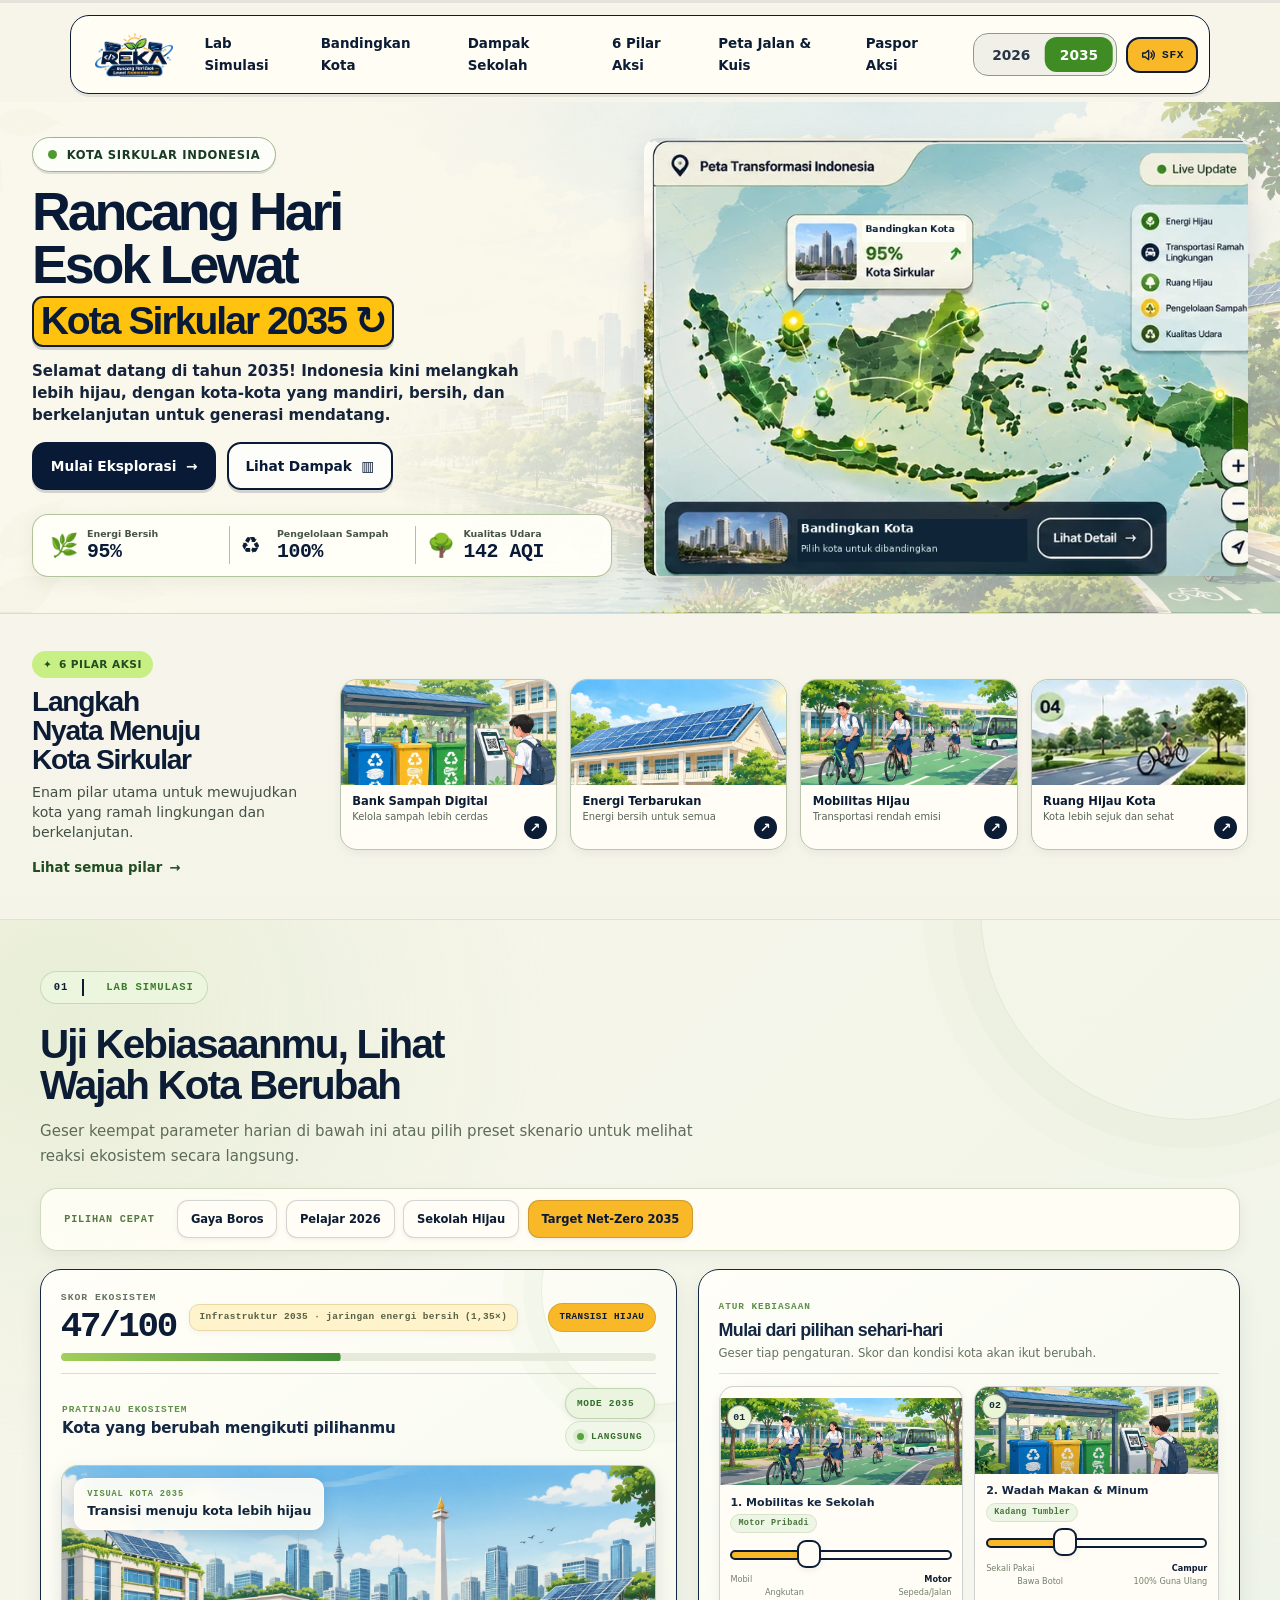
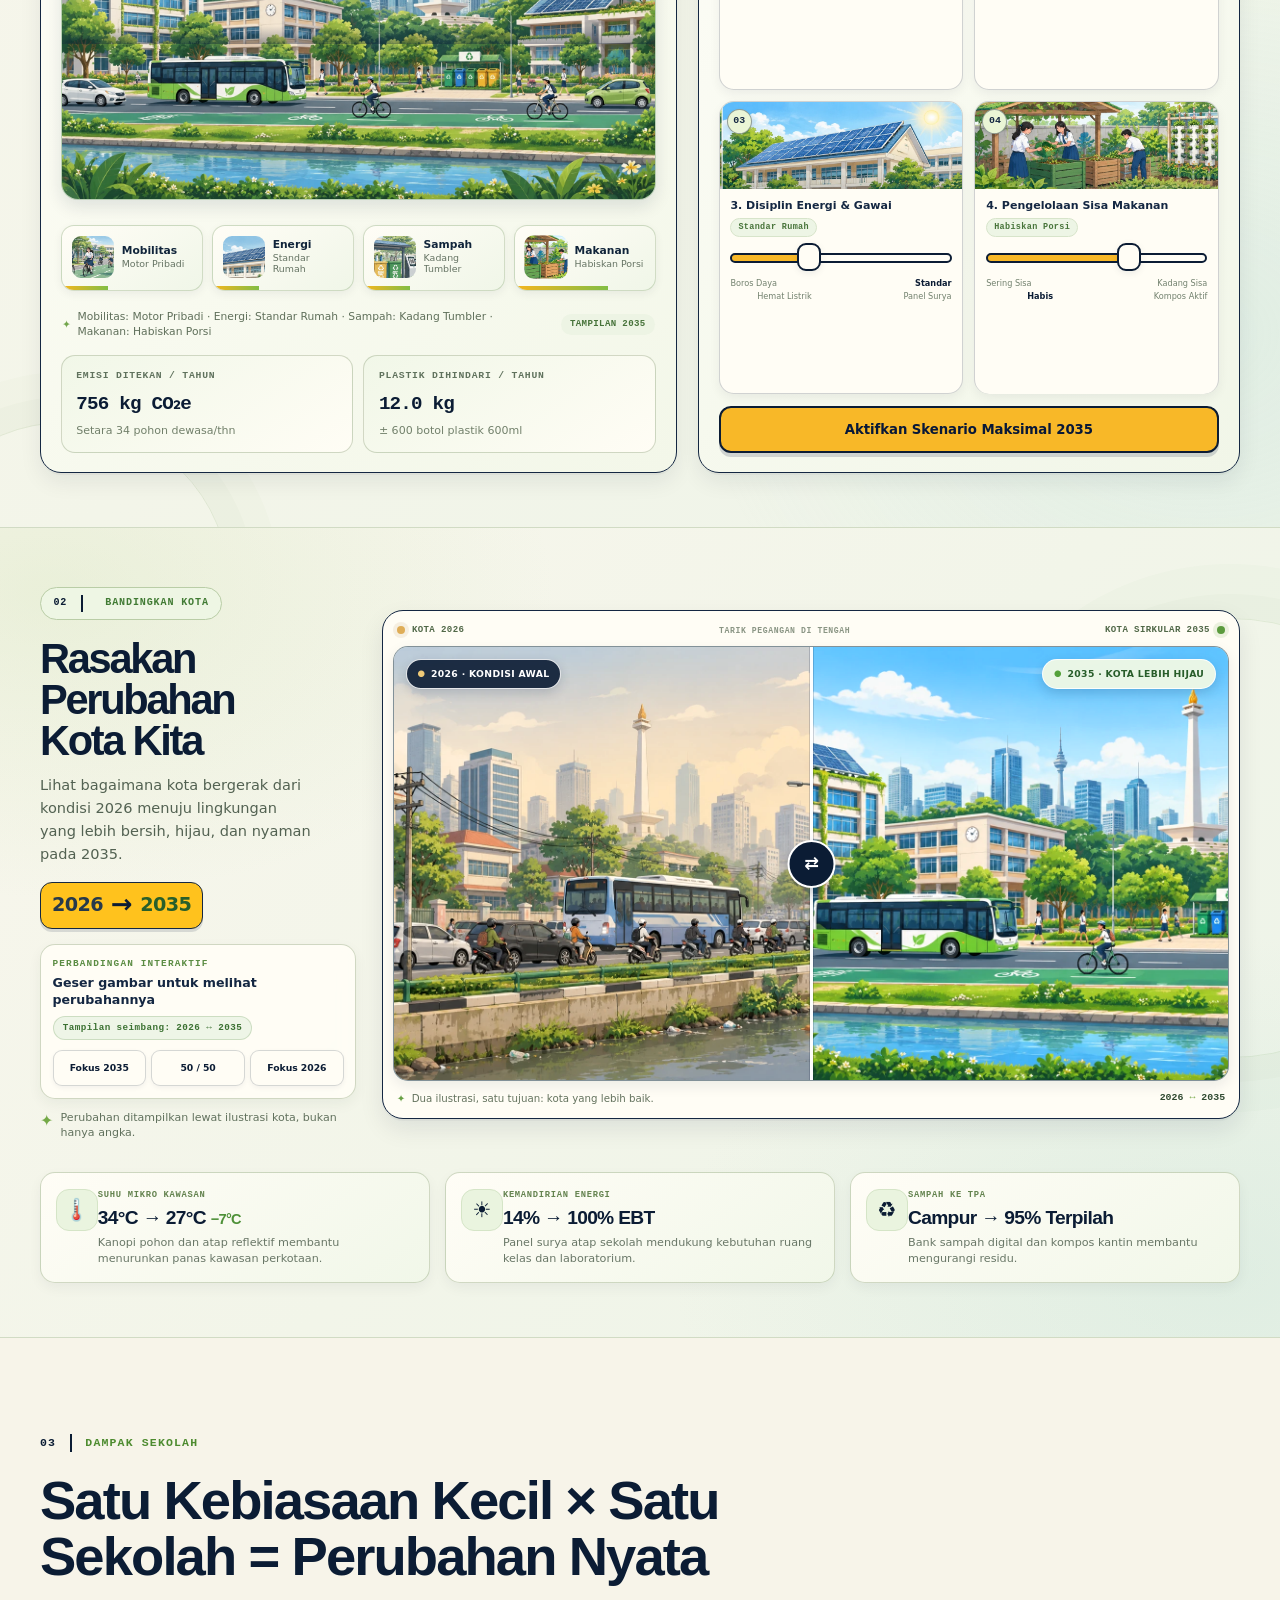
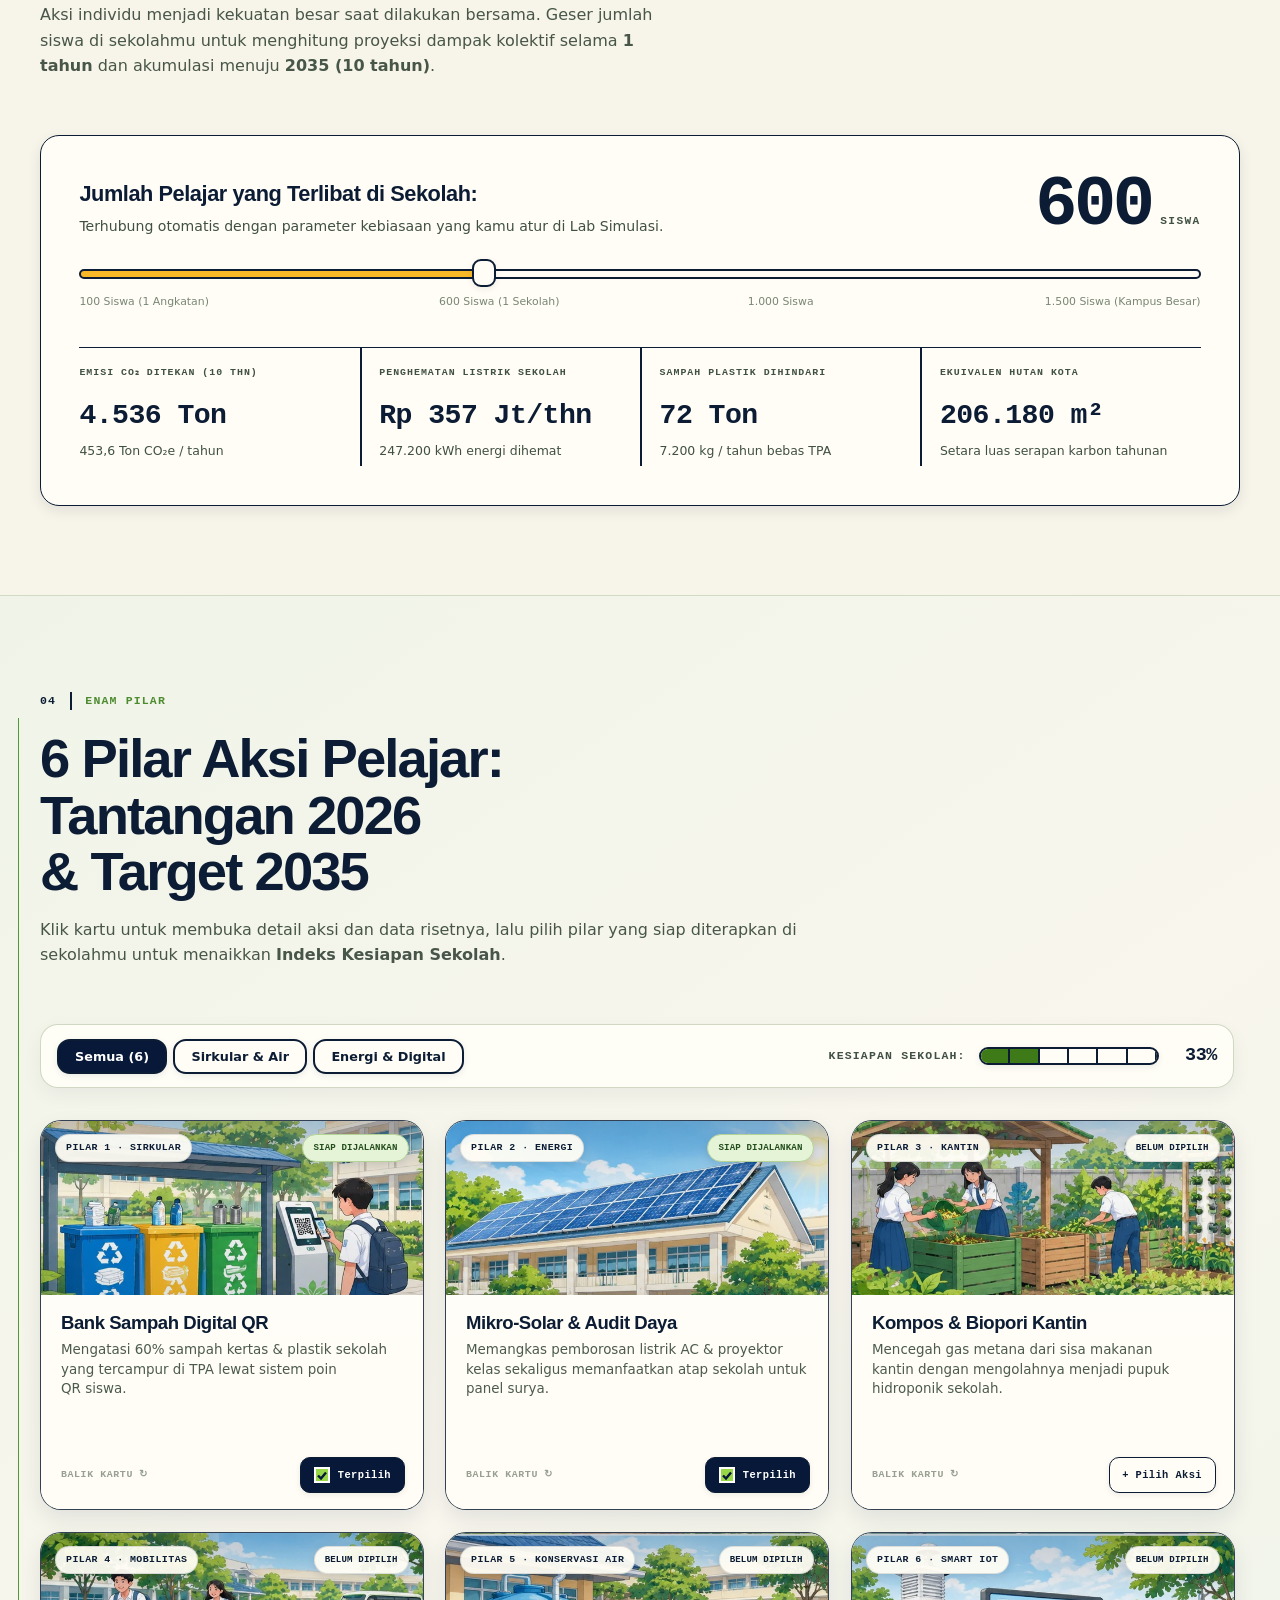
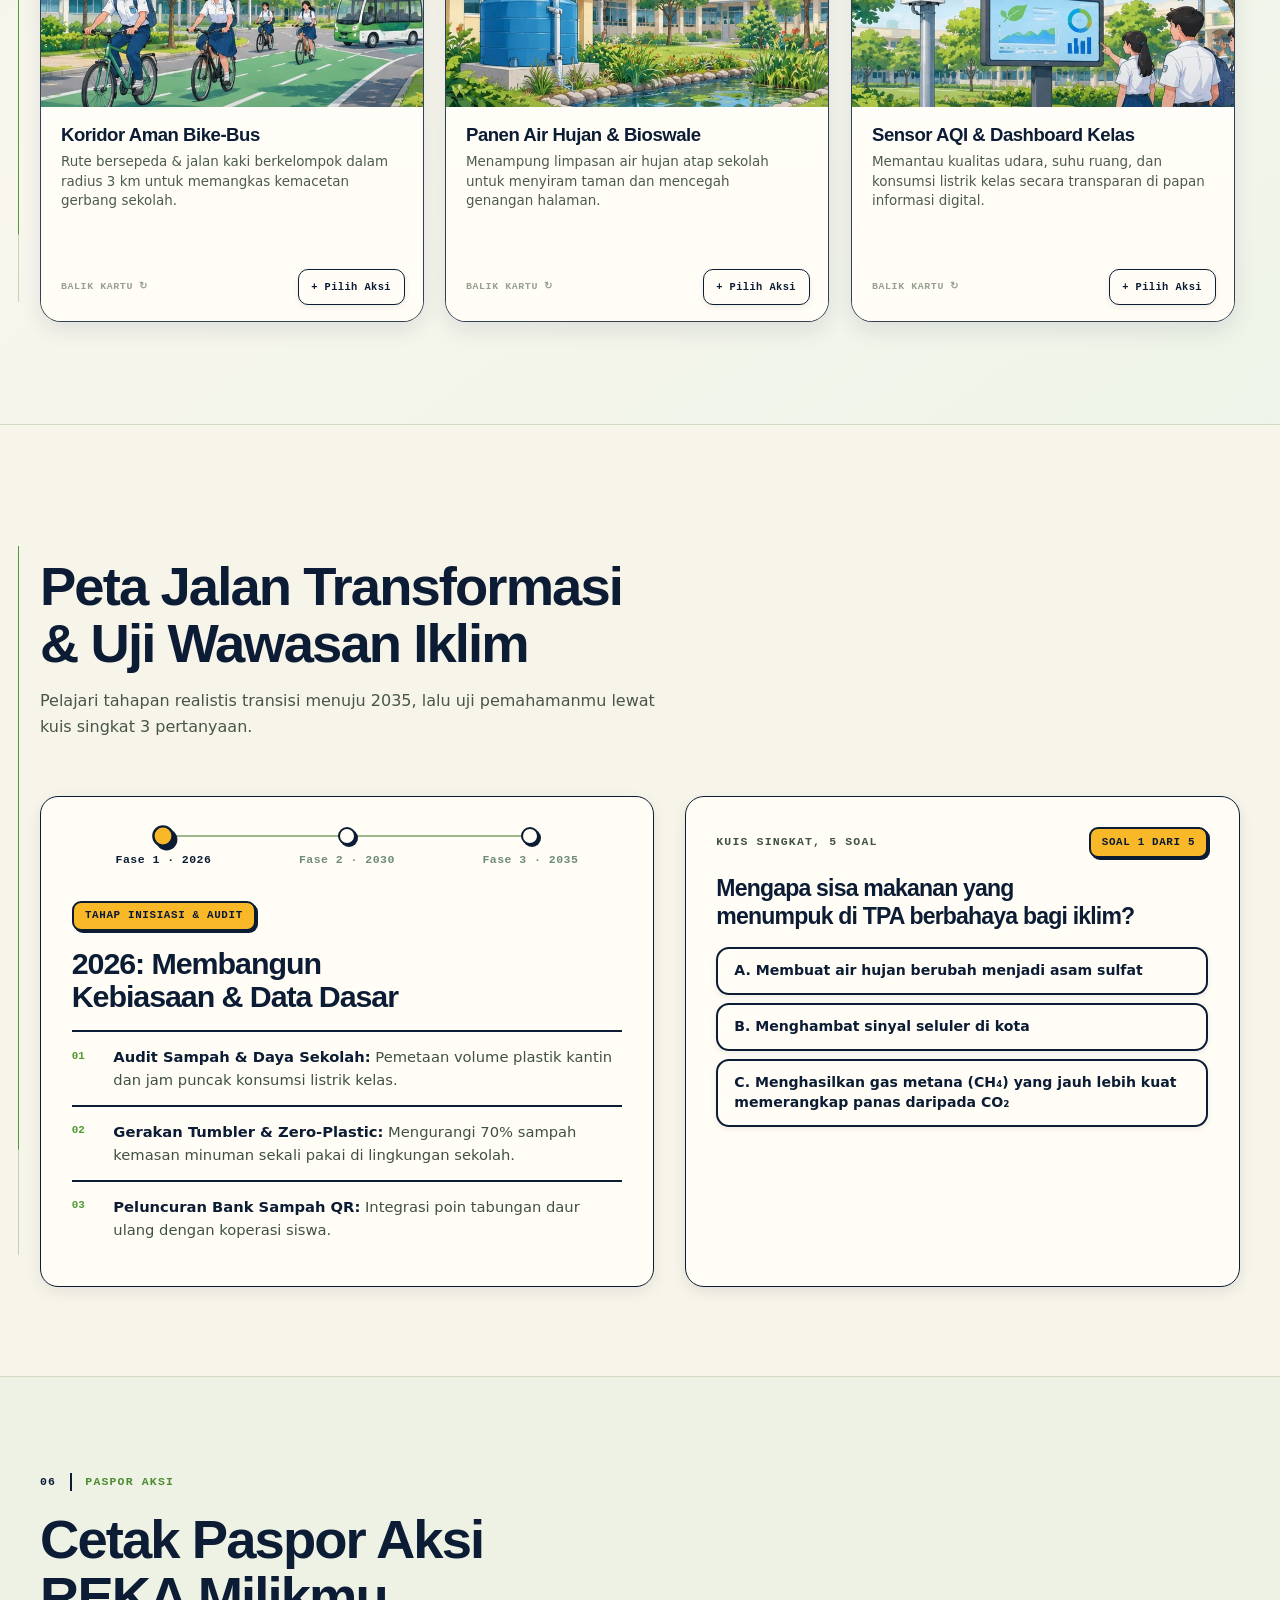
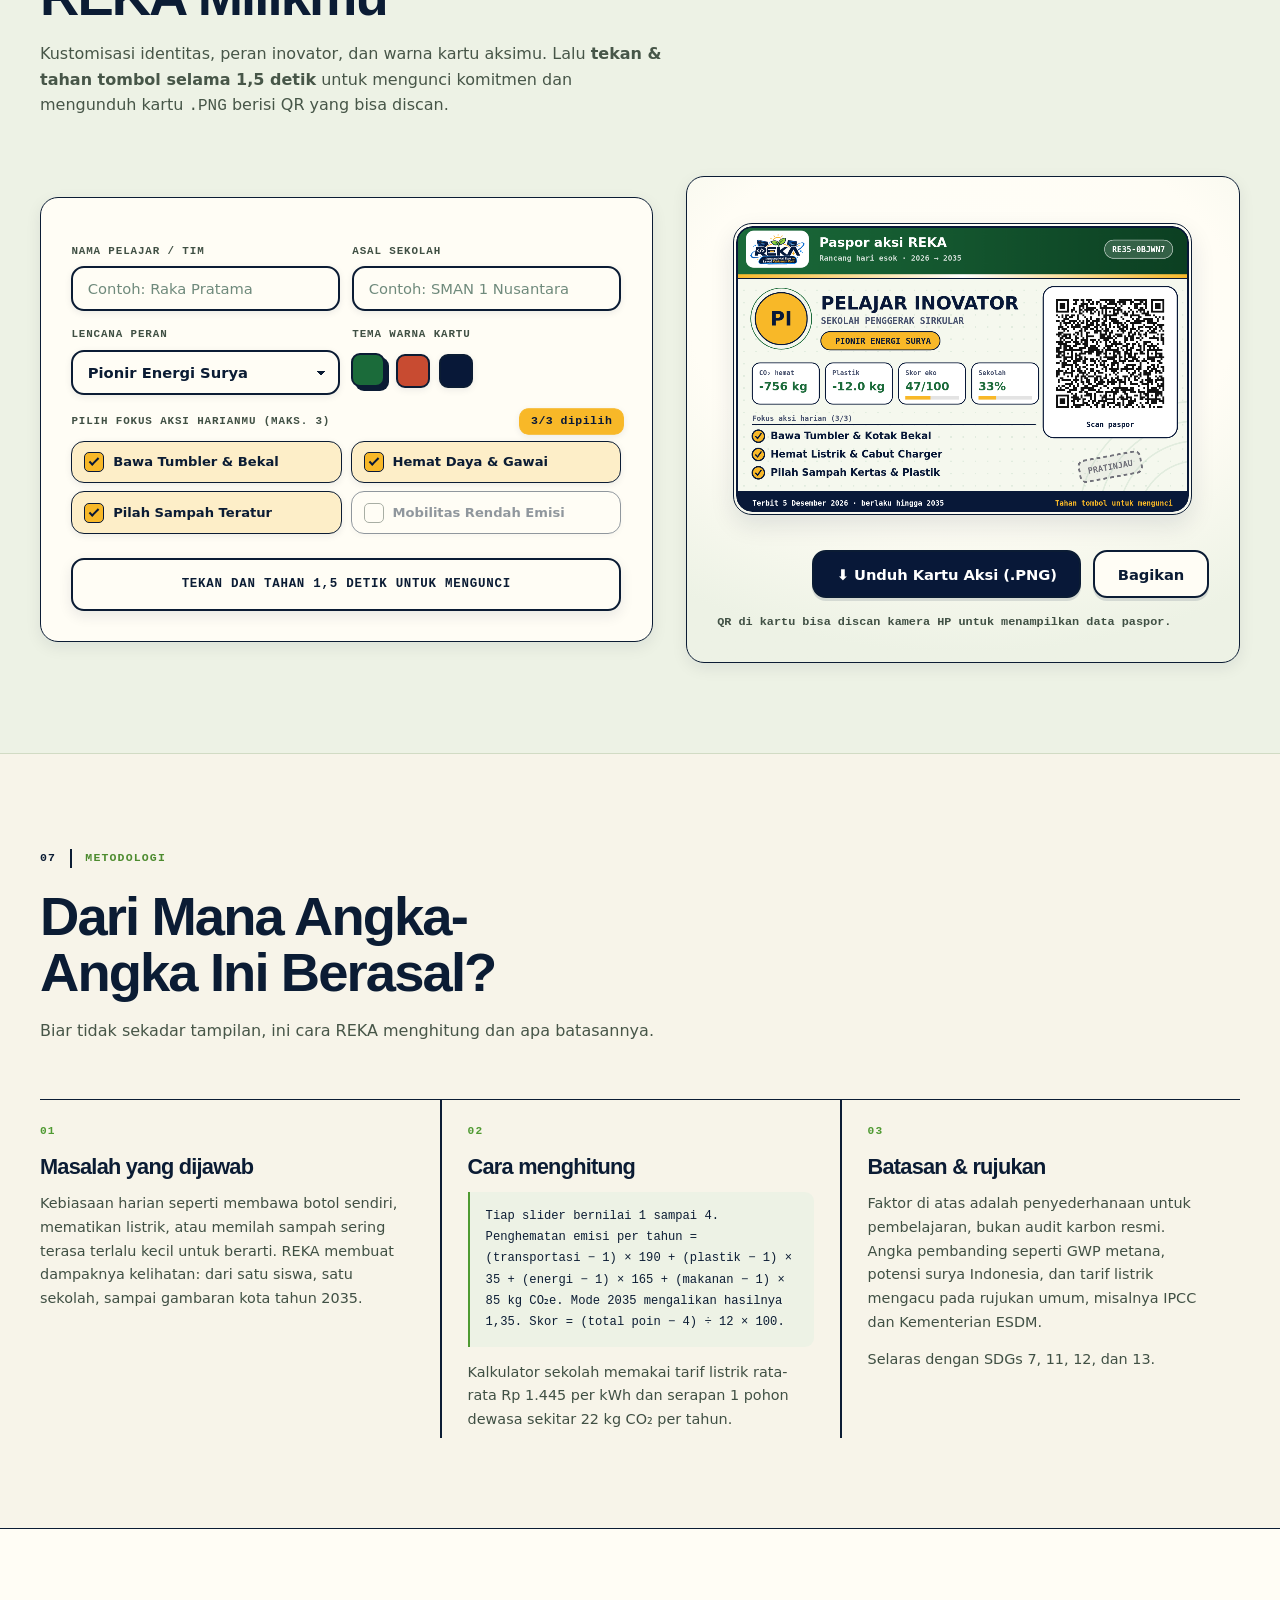
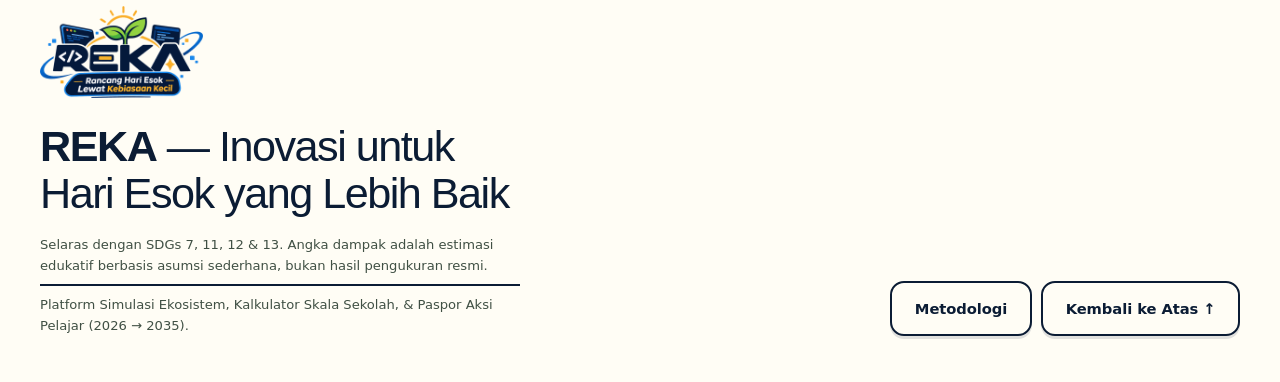
<file: index.html>
<!DOCTYPE html>
<html lang="id" data-era="2035">
<head>
  <meta charset="UTF-8" />
  <script>document.documentElement.classList.add('js');</script>
  <meta name="viewport" content="width=device-width, initial-scale=1.0" />
  <meta name="description" content="REKA: platform interaktif simulasi dampak kebiasaan pelajar untuk Indonesia 2026 → 2035." />
  <meta name="reka-url" content="rekaa.vercel.app/" />
  <meta name="theme-color" content="#081838" />
  <meta property="og:title" content="REKA — Inovasi untuk Hari Esok yang Lebih Baik" />
  <meta property="og:description" content="Simulasi dampak, kalkulator skala sekolah, dan Paspor Aksi dengan QR." />
  <meta property="og:type" content="website" />
  <meta property="og:image" content="assets/logo-reka.png" />
  <link rel="icon" type="image/png" href="assets/favicon.png" />
  <title>REKA — Inovasi untuk Hari Esok yang Lebih Baik (2026 → 2035)</title>

  <link rel="stylesheet" href="shared/variables.css" />
  <link rel="stylesheet" href="shared/base.css" />
  <link rel="stylesheet" href="shared/buttons.css" />

  <link rel="stylesheet" href="01-navbar/navbar.css" />
  <link rel="stylesheet" href="02-hero/hero.css" />
  <link rel="stylesheet" href="03-simulator/simulator.css" />
  <link rel="stylesheet" href="04-bandingkan-kota/scrubber.css" />
  <link rel="stylesheet" href="05-kalkulator-sekolah/skala.css" />
  <link rel="stylesheet" href="06-pilar-aksi/pilar.css" />
  <link rel="stylesheet" href="07-peta-jalan/roadmap.css" />
  <link rel="stylesheet" href="08-kartu-komitmen/komitmen.css" />
  <link rel="stylesheet" href="09-footer/footer.css" />
  <link rel="stylesheet" href="10-metodologi/metode.css" />
  <link rel="stylesheet" href="shared/mobile.css" />
  <link rel="stylesheet" href="shared/reference-theme.css" />
  <link rel="stylesheet" href="shared/final-polish.css" />
  <link rel="stylesheet" href="shared/experience-polish.css" />
  <link rel="stylesheet" href="shared/maximal-sections.css" />
  <link rel="stylesheet" href="shared/year-aware-scenes.css" />
  <link rel="stylesheet" href="shared/illustrated-pages.css" />
  <link rel="stylesheet" href="shared/reference-match-finish.css" />
  <link rel="stylesheet" href="shared/dynamic-simulation.css" />
  <link rel="stylesheet" href="shared/layout-collision-fix.css" />
</head>
<body>
  <svg width="0" height="0" style="position:absolute" aria-hidden="true" focusable="false"><defs><linearGradient id="rkSkyB" x1="0" y1="0" x2="0" y2="1"><stop offset="0" stop-color="#9d988a"/><stop offset="0.55" stop-color="#c8bda3"/><stop offset="1" stop-color="#e6d3a2"/></linearGradient><linearGradient id="rkSkyA" x1="0" y1="0" x2="0" y2="1"><stop offset="0" stop-color="#2f86d0"/><stop offset="0.6" stop-color="#86c6ee"/><stop offset="1" stop-color="#e8f6fb"/></linearGradient><linearGradient id="rkAsph" x1="0" y1="0" x2="0" y2="1"><stop offset="0" stop-color="#555a61"/><stop offset="1" stop-color="#3b3e43"/></linearGradient><linearGradient id="rkWalk" x1="0" y1="0" x2="0" y2="1"><stop offset="0" stop-color="#bdb8ad"/><stop offset="1" stop-color="#a49f94"/></linearGradient><linearGradient id="rkWallA" x1="0" y1="0" x2="1" y2="0"><stop offset="0" stop-color="#d9d3c7"/><stop offset="1" stop-color="#b9b1a1"/></linearGradient><linearGradient id="rkWallB" x1="0" y1="0" x2="1" y2="0"><stop offset="0" stop-color="#cdbfa8"/><stop offset="1" stop-color="#a99a82"/></linearGradient><linearGradient id="rkWallC" x1="0" y1="0" x2="1" y2="0"><stop offset="0" stop-color="#e2d6c0"/><stop offset="1" stop-color="#c4b698"/></linearGradient><linearGradient id="rkWallD" x1="0" y1="0" x2="1" y2="0"><stop offset="0" stop-color="#a3adb1"/><stop offset="1" stop-color="#7f898e"/></linearGradient><linearGradient id="rkWallE" x1="0" y1="0" x2="1" y2="0"><stop offset="0" stop-color="#d4c9c0"/><stop offset="1" stop-color="#b5a79b"/></linearGradient><linearGradient id="rkGlass" x1="0" y1="0" x2="0" y2="1"><stop offset="0" stop-color="#8aa2b1"/><stop offset="1" stop-color="#566f7e"/></linearGradient><linearGradient id="rkBrick" x1="0" y1="0" x2="1" y2="0"><stop offset="0" stop-color="#b25a41"/><stop offset="1" stop-color="#7d3a29"/></linearGradient><linearGradient id="rkSolar" x1="0" y1="0" x2="1" y2="1"><stop offset="0" stop-color="#2a5fa3"/><stop offset="1" stop-color="#0d2d58"/></linearGradient><linearGradient id="rkWaterB" x1="0" y1="0" x2="0" y2="1"><stop offset="0" stop-color="#7a6b50"/><stop offset="1" stop-color="#4d432f"/></linearGradient><linearGradient id="rkWaterA" x1="0" y1="0" x2="0" y2="1"><stop offset="0" stop-color="#58b8d6"/><stop offset="1" stop-color="#1b6f8f"/></linearGradient><linearGradient id="rkTrunk" x1="0" y1="0" x2="1" y2="0"><stop offset="0" stop-color="#6b4a2f"/><stop offset="1" stop-color="#4a3220"/></linearGradient><linearGradient id="rkTower" x1="0" y1="0" x2="1" y2="0"><stop offset="0" stop-color="#e9eef2"/><stop offset="1" stop-color="#aab4bc"/></linearGradient><linearGradient id="rkHazeB" x1="0" y1="0" x2="0" y2="1"><stop offset="0" stop-color="#d8bd7c" stop-opacity="0"/><stop offset="0.6" stop-color="#d8bd7c" stop-opacity="0.28"/><stop offset="1" stop-color="#cfae6a" stop-opacity="0.55"/></linearGradient><linearGradient id="rkShade" x1="0" y1="0" x2="0" y2="1"><stop offset="0" stop-color="#000" stop-opacity="0"/><stop offset="1" stop-color="#000" stop-opacity="0.38"/></linearGradient><radialGradient id="rkLeaf1"><stop offset="0" stop-color="#98dc6a" stop-opacity="1"/><stop offset="0.6" stop-color="#4f9e3d" stop-opacity="1"/><stop offset="1" stop-color="#2b6a2c" stop-opacity="1"/></radialGradient><radialGradient id="rkLeaf2"><stop offset="0" stop-color="#78c85a" stop-opacity="1"/><stop offset="0.6" stop-color="#38852f" stop-opacity="1"/><stop offset="1" stop-color="#1f5a26" stop-opacity="1"/></radialGradient><radialGradient id="rkSunB"><stop offset="0" stop-color="#ffcf7a" stop-opacity="0.95"/><stop offset="0.35" stop-color="#f0a24a" stop-opacity="0.55"/><stop offset="1" stop-color="#f0a24a" stop-opacity="0"/></radialGradient><radialGradient id="rkSunA"><stop offset="0" stop-color="#ffffff" stop-opacity="1"/><stop offset="0.2" stop-color="#fff3b0" stop-opacity="0.9"/><stop offset="1" stop-color="#ffe27a" stop-opacity="0"/></radialGradient><linearGradient id="rkHazeA" x1="0" y1="0" x2="0" y2="1"><stop offset="0" stop-color="#e8f6fb" stop-opacity="0"/><stop offset="0.55" stop-color="#e8f6fb" stop-opacity="0.24"/><stop offset="1" stop-color="#e8f6fb" stop-opacity="0.05"/></linearGradient><radialGradient id="rkSunCore"><stop offset="0" stop-color="#ffffff" stop-opacity="1"/><stop offset="0.65" stop-color="#fff7c8" stop-opacity="1"/><stop offset="1" stop-color="#ffe98a" stop-opacity="0"/></radialGradient><linearGradient id="rkCan1" x1="0" y1="0" x2="1" y2="1"><stop offset="0" stop-color="#a6e26f"/><stop offset="0.5" stop-color="#4f9f3c"/><stop offset="1" stop-color="#1f5a27"/></linearGradient><linearGradient id="rkCan2" x1="0" y1="0" x2="1" y2="1"><stop offset="0" stop-color="#92d65f"/><stop offset="0.5" stop-color="#3f9136"/><stop offset="1" stop-color="#1b5324"/></linearGradient><linearGradient id="rkCan3" x1="0" y1="0" x2="1" y2="1"><stop offset="0" stop-color="#cfc96e"/><stop offset="0.5" stop-color="#948f42"/><stop offset="1" stop-color="#5c5728"/></linearGradient><radialGradient id="rkVig"><stop offset="0.55" stop-color="#000" stop-opacity="0"/><stop offset="1" stop-color="#000" stop-opacity="0.32"/></radialGradient><filter id="rkB2" x="-30%" y="-30%" width="160%" height="160%"><feGaussianBlur stdDeviation="2"/></filter><filter id="rkB5" x="-50%" y="-50%" width="200%" height="200%"><feGaussianBlur stdDeviation="5"/></filter><filter id="rkB10" x="-50%" y="-50%" width="200%" height="200%"><feGaussianBlur stdDeviation="10"/></filter><filter id="rkConc" x="0" y="0" width="100%" height="100%"><feTurbulence type="fractalNoise" baseFrequency=".035 .09" numOctaves="3" seed="8"/><feColorMatrix type="matrix" values="0 0 0 0 .35  0 0 0 0 .32  0 0 0 0 .28  0 0 0 .9 -.25"/></filter><filter id="rkGradeB"><feColorMatrix type="matrix" values=".92 .08 0 0 .02  .04 .9 .04 0 .01  0 .06 .78 0 0  0 0 0 1 0"/></filter><filter id="rkGradeA"><feColorMatrix type="matrix" values="1.06 0 0 0 -.02  0 1.05 0 0 -.01  0 0 1.08 0 .01  0 0 0 1 0"/></filter><filter id="rkGrain" x="0" y="0" width="100%" height="100%"><feTurbulence type="fractalNoise" baseFrequency=".9" numOctaves="2" seed="3"/><feColorMatrix type="saturate" values="0"/><feComponentTransfer><feFuncA type="linear" slope=".13"/></feComponentTransfer></filter><g id="rk-base"><g filter="url(#rkB2)" opacity=".6"><rect x="-10" y="168" width="45" height="124" fill="#a9b5bb"/><rect x="-4" y="178" width="4" height="94" fill="#fff" opacity=".12"/><rect x="6" y="178" width="4" height="94" fill="#fff" opacity=".12"/><rect x="16" y="178" width="4" height="94" fill="#fff" opacity=".12"/><rect x="41" y="170" width="35" height="122" fill="#a9b5bb"/><rect x="47" y="180" width="4" height="92" fill="#fff" opacity=".12"/><rect x="57" y="180" width="4" height="92" fill="#fff" opacity=".12"/><rect x="70" y="109" width="35" height="183" fill="#a9b5bb"/><rect x="76" y="119" width="4" height="153" fill="#fff" opacity=".12"/><rect x="86" y="119" width="4" height="153" fill="#fff" opacity=".12"/><rect x="96" y="119" width="4" height="153" fill="#fff" opacity=".12"/><rect x="106" y="119" width="4" height="153" fill="#fff" opacity=".12"/><rect x="107" y="137" width="46" height="155" fill="#a9b5bb"/><rect x="113" y="147" width="4" height="125" fill="#fff" opacity=".12"/><rect x="123" y="147" width="4" height="125" fill="#fff" opacity=".12"/><rect x="133" y="147" width="4" height="125" fill="#fff" opacity=".12"/><rect x="150" y="189" width="62" height="103" fill="#a9b5bb"/><rect x="156" y="199" width="4" height="73" fill="#fff" opacity=".12"/><rect x="166" y="199" width="4" height="73" fill="#fff" opacity=".12"/><rect x="176" y="199" width="4" height="73" fill="#fff" opacity=".12"/><rect x="186" y="199" width="4" height="73" fill="#fff" opacity=".12"/><rect x="219" y="118" width="61" height="174" fill="#a9b5bb"/><rect x="225" y="128" width="4" height="144" fill="#fff" opacity=".12"/><rect x="235" y="128" width="4" height="144" fill="#fff" opacity=".12"/><rect x="245" y="128" width="4" height="144" fill="#fff" opacity=".12"/><rect x="282" y="138" width="59" height="154" fill="#a9b5bb"/><rect x="288" y="148" width="4" height="124" fill="#fff" opacity=".12"/><rect x="298" y="148" width="4" height="124" fill="#fff" opacity=".12"/><rect x="308" y="148" width="4" height="124" fill="#fff" opacity=".12"/><rect x="346" y="173" width="47" height="119" fill="#a9b5bb"/><rect x="352" y="183" width="4" height="89" fill="#fff" opacity=".12"/><rect x="362" y="183" width="4" height="89" fill="#fff" opacity=".12"/><rect x="372" y="183" width="4" height="89" fill="#fff" opacity=".12"/><rect x="390" y="151" width="42" height="141" fill="#a9b5bb"/><rect x="396" y="161" width="4" height="111" fill="#fff" opacity=".12"/><rect x="406" y="161" width="4" height="111" fill="#fff" opacity=".12"/><rect x="416" y="161" width="4" height="111" fill="#fff" opacity=".12"/><rect x="426" y="201" width="42" height="91" fill="#a9b5bb"/><rect x="432" y="211" width="4" height="61" fill="#fff" opacity=".12"/><rect x="442" y="211" width="4" height="61" fill="#fff" opacity=".12"/><rect x="472" y="147" width="50" height="145" fill="#a9b5bb"/><rect x="478" y="157" width="4" height="115" fill="#fff" opacity=".12"/><rect x="488" y="157" width="4" height="115" fill="#fff" opacity=".12"/><rect x="516" y="117" width="39" height="175" fill="#a9b5bb"/><rect x="522" y="127" width="4" height="145" fill="#fff" opacity=".12"/><rect x="532" y="127" width="4" height="145" fill="#fff" opacity=".12"/><rect x="542" y="127" width="4" height="145" fill="#fff" opacity=".12"/><rect x="562" y="117" width="66" height="175" fill="#a9b5bb"/><rect x="568" y="127" width="4" height="145" fill="#fff" opacity=".12"/><rect x="578" y="127" width="4" height="145" fill="#fff" opacity=".12"/><rect x="588" y="127" width="4" height="145" fill="#fff" opacity=".12"/><rect x="631" y="114" width="49" height="178" fill="#a9b5bb"/><rect x="637" y="124" width="4" height="148" fill="#fff" opacity=".12"/><rect x="647" y="124" width="4" height="148" fill="#fff" opacity=".12"/><rect x="657" y="124" width="4" height="148" fill="#fff" opacity=".12"/><rect x="674" y="179" width="63" height="113" fill="#a9b5bb"/><rect x="680" y="189" width="4" height="83" fill="#fff" opacity=".12"/><rect x="690" y="189" width="4" height="83" fill="#fff" opacity=".12"/><rect x="735" y="202" width="62" height="90" fill="#a9b5bb"/><rect x="741" y="212" width="4" height="60" fill="#fff" opacity=".12"/><rect x="751" y="212" width="4" height="60" fill="#fff" opacity=".12"/><rect x="761" y="212" width="4" height="60" fill="#fff" opacity=".12"/><rect x="796" y="132" width="55" height="160" fill="#a9b5bb"/><rect x="802" y="142" width="4" height="130" fill="#fff" opacity=".12"/><rect x="812" y="142" width="4" height="130" fill="#fff" opacity=".12"/><rect x="822" y="142" width="4" height="130" fill="#fff" opacity=".12"/></g><rect x="30" y="118" width="170" height="174" fill="url(#rkWallA)"/><rect x="30" y="118" width="170" height="174" filter="url(#rkConc)" opacity=".55" style="mix-blend-mode:multiply"/><rect x="193" y="118" width="7" height="174" fill="#000" opacity=".12"/><rect x="30" y="118" width="3" height="174" fill="#fff" opacity=".25"/><rect x="27" y="112" width="176" height="7" fill="#e7e2d8"/><rect x="27" y="119" width="176" height="4" fill="#000" opacity=".2"/><pattern id="rkWin1" width="16" height="20" patternUnits="userSpaceOnUse" patternTransform="translate(35 132)"><rect x="0" y="0" width="10" height="12" fill="url(#rkGlass)"/><rect x="0" y="0" width="10" height="2" fill="#fff" opacity=".28"/><rect x="0" y="12" width="10" height="2" fill="#000" opacity=".18"/></pattern><rect x="35" y="132" width="160" height="120" fill="url(#rkWin1)"/><rect x="35" y="172" width="10" height="12" fill="#ffe3a0" opacity="0.6"/><rect x="67" y="132" width="10" height="12" fill="#ffe3a0" opacity="0.7"/><rect x="51" y="192" width="10" height="12" fill="#ffe3a0" opacity="0.6"/><rect x="83" y="152" width="10" height="12" fill="#ffe3a0" opacity="0.7"/><rect x="35" y="132" width="10" height="12" fill="#ffe3a0" opacity="0.6"/><rect x="51" y="152" width="10" height="12" fill="#ffe3a0" opacity="0.7"/><rect x="35" y="192" width="10" height="12" fill="#ffe3a0" opacity="0.6"/><rect x="99" y="232" width="10" height="12" fill="#ffe3a0" opacity="0.6"/><rect x="179" y="212" width="10" height="12" fill="#ffe3a0" opacity="0.8"/><rect x="67" y="232" width="10" height="12" fill="#ffe3a0" opacity="0.9"/><rect x="179" y="192" width="10" height="12" fill="#ffe3a0" opacity="0.8"/><rect x="147" y="152" width="10" height="12" fill="#ffe3a0" opacity="0.6"/><rect x="30" y="148" width="170" height="1.4" fill="#000" opacity=".07"/><rect x="30" y="168" width="170" height="1.4" fill="#000" opacity=".07"/><rect x="30" y="188" width="170" height="1.4" fill="#000" opacity=".07"/><rect x="30" y="208" width="170" height="1.4" fill="#000" opacity=".07"/><rect x="30" y="228" width="170" height="1.4" fill="#000" opacity=".07"/><rect x="30" y="268" width="170" height="24" fill="#2b2f33"/><rect x="34" y="278" width="28.4" height="14" fill="#7c93a1" opacity=".7"/><path d="M32,270 h32.4 l-3,9 h26.4 z" fill="#e0a526"/><rect x="66.4" y="278" width="28.4" height="14" fill="#7c93a1" opacity=".7"/><path d="M64.4,270 h32.4 l-3,9 h26.4 z" fill="#2f7d6b"/><rect x="98.8" y="278" width="28.4" height="14" fill="#7c93a1" opacity=".7"/><path d="M96.8,270 h32.4 l-3,9 h26.4 z" fill="#b5651d"/><rect x="131.2" y="278" width="28.4" height="14" fill="#7c93a1" opacity=".7"/><path d="M129.2,270 h32.4 l-3,9 h26.4 z" fill="#3b6ea5"/><rect x="163.6" y="278" width="28.4" height="14" fill="#7c93a1" opacity=".7"/><path d="M161.6,270 h32.4 l-3,9 h26.4 z" fill="#c0392b"/><rect x="30" y="274" width="170" height="18" fill="url(#rkShade)" opacity=".7"/><rect x="214" y="176" width="130" height="116" fill="url(#rkWallB)"/><rect x="214" y="176" width="130" height="116" filter="url(#rkConc)" opacity=".55" style="mix-blend-mode:multiply"/><rect x="337" y="176" width="7" height="116" fill="#000" opacity=".12"/><rect x="214" y="176" width="3" height="116" fill="#fff" opacity=".25"/><rect x="211" y="170" width="136" height="7" fill="#e7e2d8"/><rect x="211" y="177" width="136" height="4" fill="#000" opacity=".2"/><pattern id="rkWin2" width="16" height="20" patternUnits="userSpaceOnUse" patternTransform="translate(219 190)"><rect x="0" y="0" width="10" height="12" fill="url(#rkGlass)"/><rect x="0" y="0" width="10" height="2" fill="#fff" opacity=".28"/><rect x="0" y="12" width="10" height="2" fill="#000" opacity=".18"/></pattern><rect x="219" y="190" width="112" height="60" fill="url(#rkWin2)"/><rect x="283" y="230" width="10" height="12" fill="#ffe3a0" opacity="0.6"/><rect x="315" y="230" width="10" height="12" fill="#ffe3a0" opacity="0.9"/><rect x="299" y="210" width="10" height="12" fill="#ffe3a0" opacity="0.8"/><rect x="315" y="230" width="10" height="12" fill="#ffe3a0" opacity="0.6"/><rect x="214" y="206" width="130" height="1.4" fill="#000" opacity=".07"/><rect x="214" y="226" width="130" height="1.4" fill="#000" opacity=".07"/><rect x="214" y="270" width="130" height="22" fill="#2b2f33"/><rect x="218" y="280" width="36.7" height="12" fill="#7c93a1" opacity=".7"/><path d="M216,272 h40.7 l-3,9 h34.7 z" fill="#2f7d6b"/><rect x="258.7" y="280" width="36.7" height="12" fill="#7c93a1" opacity=".7"/><path d="M256.7,272 h40.7 l-3,9 h34.7 z" fill="#b5651d"/><rect x="299.3" y="280" width="36.7" height="12" fill="#7c93a1" opacity=".7"/><path d="M297.3,272 h40.7 l-3,9 h34.7 z" fill="#3b6ea5"/><rect x="214" y="274" width="130" height="18" fill="url(#rkShade)" opacity=".7"/><rect x="358" y="212" width="120" height="80" fill="url(#rkWallC)"/><rect x="358" y="212" width="120" height="80" filter="url(#rkConc)" opacity=".55" style="mix-blend-mode:multiply"/><rect x="471" y="212" width="7" height="80" fill="#000" opacity=".12"/><rect x="358" y="212" width="3" height="80" fill="#fff" opacity=".25"/><rect x="355" y="206" width="126" height="7" fill="#e7e2d8"/><rect x="355" y="213" width="126" height="4" fill="#000" opacity=".2"/><pattern id="rkWin3" width="15" height="20" patternUnits="userSpaceOnUse" patternTransform="translate(363 226)"><rect x="0" y="0" width="9" height="12" fill="url(#rkGlass)"/><rect x="0" y="0" width="9" height="2" fill="#fff" opacity=".28"/><rect x="0" y="12" width="9" height="2" fill="#000" opacity=".18"/></pattern><rect x="363" y="226" width="105" height="20" fill="url(#rkWin3)"/><rect x="423" y="226" width="9" height="12" fill="#ffe3a0" opacity="0.8"/><rect x="423" y="226" width="9" height="12" fill="#ffe3a0" opacity="0.6"/><rect x="363" y="226" width="9" height="12" fill="#ffe3a0" opacity="0.8"/><rect x="363" y="226" width="9" height="12" fill="#ffe3a0" opacity="0.8"/><rect x="358" y="264" width="120" height="28" fill="#2b2f33"/><rect x="362" y="274" width="33.3" height="18" fill="#7c93a1" opacity=".7"/><path d="M360,266 h37.3 l-3,9 h31.3 z" fill="#b5651d"/><rect x="399.3" y="274" width="33.3" height="18" fill="#7c93a1" opacity=".7"/><path d="M397.3,266 h37.3 l-3,9 h31.3 z" fill="#3b6ea5"/><rect x="436.7" y="274" width="33.3" height="18" fill="#7c93a1" opacity=".7"/><path d="M434.7,266 h37.3 l-3,9 h31.3 z" fill="#c0392b"/><rect x="358" y="274" width="120" height="18" fill="url(#rkShade)" opacity=".7"/><rect x="492" y="160" width="96" height="132" fill="url(#rkWallD)"/><rect x="492" y="160" width="96" height="132" filter="url(#rkConc)" opacity=".55" style="mix-blend-mode:multiply"/><rect x="581" y="160" width="7" height="132" fill="#000" opacity=".12"/><rect x="492" y="160" width="3" height="132" fill="#fff" opacity=".25"/><rect x="489" y="154" width="102" height="7" fill="#e7e2d8"/><rect x="489" y="161" width="102" height="4" fill="#000" opacity=".2"/><pattern id="rkWin4" width="16" height="20" patternUnits="userSpaceOnUse" patternTransform="translate(497 174)"><rect x="0" y="0" width="10" height="12" fill="url(#rkGlass)"/><rect x="0" y="0" width="10" height="2" fill="#fff" opacity=".28"/><rect x="0" y="12" width="10" height="2" fill="#000" opacity=".18"/></pattern><rect x="497" y="174" width="80" height="80" fill="url(#rkWin4)"/><rect x="561" y="174" width="10" height="12" fill="#ffe3a0" opacity="0.8"/><rect x="561" y="194" width="10" height="12" fill="#ffe3a0" opacity="0.7"/><rect x="497" y="234" width="10" height="12" fill="#ffe3a0" opacity="0.8"/><rect x="561" y="174" width="10" height="12" fill="#ffe3a0" opacity="0.8"/><rect x="492" y="190" width="96" height="1.4" fill="#000" opacity=".07"/><rect x="492" y="210" width="96" height="1.4" fill="#000" opacity=".07"/><rect x="492" y="230" width="96" height="1.4" fill="#000" opacity=".07"/><rect x="492" y="270" width="96" height="22" fill="#2b2f33"/><rect x="496" y="280" width="40" height="12" fill="#7c93a1" opacity=".7"/><path d="M494,272 h44 l-3,9 h38 z" fill="#3b6ea5"/><rect x="540" y="280" width="40" height="12" fill="#7c93a1" opacity=".7"/><path d="M538,272 h44 l-3,9 h38 z" fill="#c0392b"/><rect x="492" y="274" width="96" height="18" fill="url(#rkShade)" opacity=".7"/><rect x="650" y="205" width="140" height="87" fill="url(#rkWallE)"/><rect x="650" y="205" width="140" height="87" filter="url(#rkConc)" opacity=".55" style="mix-blend-mode:multiply"/><rect x="783" y="205" width="7" height="87" fill="#000" opacity=".12"/><rect x="650" y="205" width="3" height="87" fill="#fff" opacity=".25"/><rect x="647" y="199" width="146" height="7" fill="#e7e2d8"/><rect x="647" y="206" width="146" height="4" fill="#000" opacity=".2"/><pattern id="rkWin5" width="16" height="20" patternUnits="userSpaceOnUse" patternTransform="translate(655 219)"><rect x="0" y="0" width="10" height="12" fill="url(#rkGlass)"/><rect x="0" y="0" width="10" height="2" fill="#fff" opacity=".28"/><rect x="0" y="12" width="10" height="2" fill="#000" opacity=".18"/></pattern><rect x="655" y="219" width="128" height="40" fill="url(#rkWin5)"/><rect x="671" y="239" width="10" height="12" fill="#ffe3a0" opacity="0.6"/><rect x="671" y="239" width="10" height="12" fill="#ffe3a0" opacity="0.6"/><rect x="703" y="219" width="10" height="12" fill="#ffe3a0" opacity="0.8"/><rect x="767" y="239" width="10" height="12" fill="#ffe3a0" opacity="0.8"/><rect x="650" y="235" width="140" height="1.4" fill="#000" opacity=".07"/><rect x="650" y="268" width="140" height="24" fill="#2b2f33"/><rect x="654" y="278" width="29" height="14" fill="#7c93a1" opacity=".7"/><path d="M652,270 h33 l-3,9 h27 z" fill="#c0392b"/><rect x="687" y="278" width="29" height="14" fill="#7c93a1" opacity=".7"/><path d="M685,270 h33 l-3,9 h27 z" fill="#e0a526"/><rect x="720" y="278" width="29" height="14" fill="#7c93a1" opacity=".7"/><path d="M718,270 h33 l-3,9 h27 z" fill="#2f7d6b"/><rect x="753" y="278" width="29" height="14" fill="#7c93a1" opacity=".7"/><path d="M751,270 h33 l-3,9 h27 z" fill="#b5651d"/><rect x="650" y="274" width="140" height="18" fill="url(#rkShade)" opacity=".7"/><rect x="0" y="292" width="800" height="24" fill="url(#rkWalk)"/><rect x="0" y="292" width="1" height="24" fill="#000" opacity=".1"/><rect x="26" y="292" width="1" height="24" fill="#000" opacity=".1"/><rect x="52" y="292" width="1" height="24" fill="#000" opacity=".1"/><rect x="78" y="292" width="1" height="24" fill="#000" opacity=".1"/><rect x="104" y="292" width="1" height="24" fill="#000" opacity=".1"/><rect x="130" y="292" width="1" height="24" fill="#000" opacity=".1"/><rect x="156" y="292" width="1" height="24" fill="#000" opacity=".1"/><rect x="182" y="292" width="1" height="24" fill="#000" opacity=".1"/><rect x="208" y="292" width="1" height="24" fill="#000" opacity=".1"/><rect x="234" y="292" width="1" height="24" fill="#000" opacity=".1"/><rect x="260" y="292" width="1" height="24" fill="#000" opacity=".1"/><rect x="286" y="292" width="1" height="24" fill="#000" opacity=".1"/><rect x="312" y="292" width="1" height="24" fill="#000" opacity=".1"/><rect x="338" y="292" width="1" height="24" fill="#000" opacity=".1"/><rect x="364" y="292" width="1" height="24" fill="#000" opacity=".1"/><rect x="390" y="292" width="1" height="24" fill="#000" opacity=".1"/><rect x="416" y="292" width="1" height="24" fill="#000" opacity=".1"/><rect x="442" y="292" width="1" height="24" fill="#000" opacity=".1"/><rect x="468" y="292" width="1" height="24" fill="#000" opacity=".1"/><rect x="494" y="292" width="1" height="24" fill="#000" opacity=".1"/><rect x="520" y="292" width="1" height="24" fill="#000" opacity=".1"/><rect x="546" y="292" width="1" height="24" fill="#000" opacity=".1"/><rect x="572" y="292" width="1" height="24" fill="#000" opacity=".1"/><rect x="598" y="292" width="1" height="24" fill="#000" opacity=".1"/><rect x="624" y="292" width="1" height="24" fill="#000" opacity=".1"/><rect x="650" y="292" width="1" height="24" fill="#000" opacity=".1"/><rect x="676" y="292" width="1" height="24" fill="#000" opacity=".1"/><rect x="702" y="292" width="1" height="24" fill="#000" opacity=".1"/><rect x="728" y="292" width="1" height="24" fill="#000" opacity=".1"/><rect x="754" y="292" width="1" height="24" fill="#000" opacity=".1"/><rect x="780" y="292" width="1" height="24" fill="#000" opacity=".1"/><rect x="0" y="292" width="800" height="7" fill="#000" opacity=".18"/><rect x="0" y="313" width="800" height="5" fill="#d7d2c8"/><rect x="0" y="317" width="800" height="2" fill="#000" opacity=".25"/><rect x="0" y="318" width="800" height="36" fill="url(#rkAsph)"/><line x1="0" y1="336" x2="800" y2="336" stroke="#f3efe4" stroke-width="2" stroke-dasharray="18 14" opacity=".8"/><rect x="0" y="351" width="800" height="2" fill="#f3efe4" opacity=".55"/><rect x="0" y="354" width="800" height="7" fill="#8d887d"/><rect x="0" y="354" width="800" height="2" fill="#fff" opacity=".3"/><rect x="0" y="358" width="800" height="3" fill="#000" opacity=".3"/></g><clipPath id="rk-tc1"><path d="M35.5,-80.6 Q40.1,-74.0 38.4,-66.2 Q36.8,-58.4 31.7,-50.6 Q26.6,-42.8 15.7,-42.2 Q4.9,-41.7 -4.8,-42.4 Q-14.5,-43.1 -23.0,-47.3 Q-31.4,-51.5 -33.3,-59.2 Q-35.2,-67.0 -37.5,-74.5 Q-39.7,-81.9 -35.8,-89.4 Q-31.9,-96.9 -23.9,-102.4 Q-15.9,-108.0 -5.9,-105.0 Q4.2,-102.1 12.9,-100.7 Q21.5,-99.3 26.2,-93.2 Q30.9,-87.1 35.5,-80.6Z"/><path d="M-4.1,-63.1 Q-2.0,-56.0 -3.8,-48.8 Q-5.6,-41.6 -12.5,-37.1 Q-19.4,-32.6 -27.3,-34.6 Q-35.1,-36.6 -40.3,-40.6 Q-45.6,-44.7 -49.3,-50.3 Q-53.0,-56.0 -50.3,-62.3 Q-47.5,-68.6 -42.2,-74.6 Q-37.0,-80.5 -28.2,-80.1 Q-19.4,-79.6 -12.7,-74.9 Q-6.1,-70.2 -4.1,-63.1Z"/><path d="M49.2,-62.0 Q52.0,-56.0 51.3,-48.7 Q50.6,-41.4 43.6,-36.9 Q36.6,-32.4 27.8,-31.8 Q18.9,-31.1 14.0,-37.5 Q9.1,-43.8 6.7,-49.9 Q4.3,-56.0 6.9,-62.0 Q9.4,-68.0 15.1,-72.0 Q20.7,-76.0 28.7,-78.0 Q36.8,-80.0 41.6,-73.9 Q46.4,-67.9 49.2,-62.0Z"/><path d="M19.9,-103.8 Q21.7,-98.0 21.2,-91.3 Q20.7,-84.6 12.7,-81.3 Q4.6,-77.9 -5.0,-78.2 Q-14.6,-78.6 -18.2,-85.3 Q-21.8,-91.9 -21.7,-98.0 Q-21.7,-104.1 -17.7,-110.1 Q-13.6,-116.2 -4.5,-117.2 Q4.6,-118.2 11.3,-113.9 Q18.0,-109.6 19.9,-103.8Z"/></clipPath><g id="rk-tree1"><ellipse cx="0" cy="2" rx="46" ry="6" fill="#000" opacity=".35" filter="url(#rkB2)"/><path d="M-5.5,0 L-3.6,-58 L3.6,-58 L5.5,0 Z" fill="url(#rkTrunk)"/><path d="M0,-44 L-19,-70 M0,-50 L19,-72 M0,-58 L0,-84" stroke="#4a3220" stroke-width="3" fill="none"/><path d="M35.5,-80.6 Q40.1,-74.0 38.4,-66.2 Q36.8,-58.4 31.7,-50.6 Q26.6,-42.8 15.7,-42.2 Q4.9,-41.7 -4.8,-42.4 Q-14.5,-43.1 -23.0,-47.3 Q-31.4,-51.5 -33.3,-59.2 Q-35.2,-67.0 -37.5,-74.5 Q-39.7,-81.9 -35.8,-89.4 Q-31.9,-96.9 -23.9,-102.4 Q-15.9,-108.0 -5.9,-105.0 Q4.2,-102.1 12.9,-100.7 Q21.5,-99.3 26.2,-93.2 Q30.9,-87.1 35.5,-80.6Z" fill="url(#rkCan1)"/><path d="M-4.1,-63.1 Q-2.0,-56.0 -3.8,-48.8 Q-5.6,-41.6 -12.5,-37.1 Q-19.4,-32.6 -27.3,-34.6 Q-35.1,-36.6 -40.3,-40.6 Q-45.6,-44.7 -49.3,-50.3 Q-53.0,-56.0 -50.3,-62.3 Q-47.5,-68.6 -42.2,-74.6 Q-37.0,-80.5 -28.2,-80.1 Q-19.4,-79.6 -12.7,-74.9 Q-6.1,-70.2 -4.1,-63.1Z" fill="url(#rkCan1)"/><path d="M49.2,-62.0 Q52.0,-56.0 51.3,-48.7 Q50.6,-41.4 43.6,-36.9 Q36.6,-32.4 27.8,-31.8 Q18.9,-31.1 14.0,-37.5 Q9.1,-43.8 6.7,-49.9 Q4.3,-56.0 6.9,-62.0 Q9.4,-68.0 15.1,-72.0 Q20.7,-76.0 28.7,-78.0 Q36.8,-80.0 41.6,-73.9 Q46.4,-67.9 49.2,-62.0Z" fill="url(#rkCan1)"/><path d="M19.9,-103.8 Q21.7,-98.0 21.2,-91.3 Q20.7,-84.6 12.7,-81.3 Q4.6,-77.9 -5.0,-78.2 Q-14.6,-78.6 -18.2,-85.3 Q-21.8,-91.9 -21.7,-98.0 Q-21.7,-104.1 -17.7,-110.1 Q-13.6,-116.2 -4.5,-117.2 Q4.6,-118.2 11.3,-113.9 Q18.0,-109.6 19.9,-103.8Z" fill="url(#rkCan1)"/><g clip-path="url(#rk-tc1)"><ellipse cx="14" cy="-38" rx="64" ry="28" fill="#0e3416" opacity=".38" filter="url(#rkB5)"/><circle cx="-6.1" cy="-69.4" r="6.7" fill="#1f5a27" opacity="0.51"/><circle cx="45.4" cy="-104.1" r="6.1" fill="#1f5a27" opacity="0.57"/><circle cx="37.5" cy="-113.2" r="3.9" fill="#c3f08a" opacity="0.54"/><circle cx="50.0" cy="-62.4" r="5.2" fill="#1f5a27" opacity="0.69"/><circle cx="19.7" cy="-64.1" r="3.3" fill="#2d7a30" opacity="0.64"/><circle cx="-55.9" cy="-118.6" r="6.5" fill="#c3f08a" opacity="0.62"/><circle cx="-22.2" cy="-66.4" r="3.5" fill="#c3f08a" opacity="0.57"/><circle cx="-0.0" cy="-59.7" r="4.6" fill="#1f5a27" opacity="0.49"/><circle cx="6.6" cy="-34.4" r="3.0" fill="#1f5a27" opacity="0.46"/><circle cx="-34.6" cy="-94.8" r="2.9" fill="#c3f08a" opacity="0.49"/><circle cx="44.4" cy="-85.7" r="6.8" fill="#2d7a30" opacity="0.42"/><circle cx="54.7" cy="-117.1" r="4.3" fill="#a6e26f" opacity="0.50"/><circle cx="8.5" cy="-103.3" r="5.6" fill="#a6e26f" opacity="0.38"/><circle cx="-21.4" cy="-31.4" r="5.9" fill="#2d7a30" opacity="0.40"/><circle cx="26.5" cy="-121.0" r="4.6" fill="#a6e26f" opacity="0.41"/><circle cx="7.6" cy="-79.9" r="3.4" fill="#c3f08a" opacity="0.50"/><circle cx="-14.9" cy="-84.9" r="7.0" fill="#c3f08a" opacity="0.44"/><circle cx="60.3" cy="-46.5" r="3.9" fill="#2d7a30" opacity="0.42"/><circle cx="-13.5" cy="-41.7" r="5.4" fill="#2d7a30" opacity="0.36"/><circle cx="-45.3" cy="-80.5" r="2.6" fill="#a6e26f" opacity="0.64"/><circle cx="-14.6" cy="-115.0" r="3.5" fill="#c3f08a" opacity="0.36"/><circle cx="-16.8" cy="-63.5" r="3.2" fill="#a6e26f" opacity="0.64"/><circle cx="-46.6" cy="-85.7" r="5.4" fill="#a6e26f" opacity="0.67"/><circle cx="40.7" cy="-98.5" r="3.4" fill="#2d7a30" opacity="0.59"/><circle cx="-14.3" cy="-76.6" r="2.9" fill="#c3f08a" opacity="0.39"/><circle cx="-59.0" cy="-31.5" r="3.6" fill="#1f5a27" opacity="0.44"/><circle cx="41.4" cy="-65.9" r="3.9" fill="#2d7a30" opacity="0.68"/><circle cx="61.1" cy="-110.1" r="4.7" fill="#2d7a30" opacity="0.45"/><circle cx="53.4" cy="-102.8" r="2.7" fill="#1f5a27" opacity="0.49"/><circle cx="-32.1" cy="-117.6" r="3.8" fill="#c3f08a" opacity="0.38"/><circle cx="-46.3" cy="-79.7" r="4.1" fill="#c3f08a" opacity="0.56"/><circle cx="54.2" cy="-77.4" r="4.2" fill="#1f5a27" opacity="0.69"/><circle cx="-61.3" cy="-62.2" r="4.7" fill="#a6e26f" opacity="0.46"/><circle cx="63.9" cy="-114.9" r="5.0" fill="#2d7a30" opacity="0.67"/><circle cx="30.3" cy="-55.9" r="6.1" fill="#1f5a27" opacity="0.47"/><circle cx="23.7" cy="-37.3" r="6.4" fill="#1f5a27" opacity="0.68"/><circle cx="-60.1" cy="-75.0" r="2.7" fill="#a6e26f" opacity="0.48"/><circle cx="-62.4" cy="-115.2" r="3.0" fill="#c3f08a" opacity="0.70"/><circle cx="48.6" cy="-53.5" r="4.3" fill="#1f5a27" opacity="0.50"/><circle cx="43.3" cy="-114.1" r="5.9" fill="#c3f08a" opacity="0.46"/><circle cx="-52.8" cy="-119.9" r="6.8" fill="#c3f08a" opacity="0.52"/><circle cx="14.7" cy="-35.5" r="3.7" fill="#2d7a30" opacity="0.48"/><circle cx="-45.7" cy="-64.5" r="4.9" fill="#a6e26f" opacity="0.58"/><circle cx="-7.4" cy="-38.2" r="4.0" fill="#1f5a27" opacity="0.42"/><circle cx="-8.8" cy="-46.2" r="6.6" fill="#2d7a30" opacity="0.48"/><circle cx="10.6" cy="-92.3" r="3.2" fill="#a6e26f" opacity="0.47"/><circle cx="50.6" cy="-118.2" r="2.9" fill="#a6e26f" opacity="0.64"/><circle cx="-49.6" cy="-77.7" r="6.7" fill="#a6e26f" opacity="0.48"/><circle cx="2.6" cy="-58.8" r="5.8" fill="#1f5a27" opacity="0.46"/><circle cx="42.1" cy="-95.9" r="5.3" fill="#1f5a27" opacity="0.55"/><circle cx="-24.4" cy="-47.6" r="2.7" fill="#2d7a30" opacity="0.49"/><circle cx="-39.7" cy="-49.7" r="3.8" fill="#c3f08a" opacity="0.63"/><circle cx="62.0" cy="-111.2" r="3.1" fill="#1f5a27" opacity="0.69"/><circle cx="23.6" cy="-103.3" r="4.7" fill="#c3f08a" opacity="0.60"/><circle cx="32.6" cy="-71.7" r="2.8" fill="#2d7a30" opacity="0.45"/><circle cx="-19.7" cy="-56.5" r="4.9" fill="#2d7a30" opacity="0.49"/><circle cx="37.4" cy="-36.8" r="3.0" fill="#1f5a27" opacity="0.40"/><circle cx="-5.9" cy="-63.2" r="6.6" fill="#1f5a27" opacity="0.54"/><circle cx="19.5" cy="-74.8" r="6.2" fill="#1f5a27" opacity="0.51"/><circle cx="19.4" cy="-102.7" r="5.8" fill="#c3f08a" opacity="0.42"/><circle cx="51.2" cy="-29.8" r="6.9" fill="#1f5a27" opacity="0.44"/><circle cx="27.9" cy="-120.5" r="4.8" fill="#c3f08a" opacity="0.50"/><circle cx="6.4" cy="-49.8" r="4.7" fill="#2d7a30" opacity="0.43"/><circle cx="47.0" cy="-81.7" r="2.8" fill="#1f5a27" opacity="0.59"/><circle cx="53.2" cy="-77.8" r="7.0" fill="#1f5a27" opacity="0.68"/><circle cx="-0.9" cy="-32.8" r="3.0" fill="#2d7a30" opacity="0.50"/><circle cx="7.5" cy="-43.9" r="5.1" fill="#2d7a30" opacity="0.53"/><circle cx="44.0" cy="-69.4" r="4.0" fill="#1f5a27" opacity="0.68"/><circle cx="47.4" cy="-64.7" r="3.9" fill="#2d7a30" opacity="0.69"/><circle cx="3.1" cy="-68.1" r="3.5" fill="#2d7a30" opacity="0.53"/><circle cx="13.5" cy="-119.4" r="6.9" fill="#a6e26f" opacity="0.54"/><circle cx="62.6" cy="-110.5" r="3.0" fill="#2d7a30" opacity="0.37"/><circle cx="5.0" cy="-83.1" r="6.8" fill="#a6e26f" opacity="0.44"/><circle cx="-3.4" cy="-110.1" r="4.5" fill="#a6e26f" opacity="0.53"/><circle cx="-50.1" cy="-82.6" r="2.7" fill="#a6e26f" opacity="0.40"/><circle cx="35.7" cy="-119.9" r="3.5" fill="#c3f08a" opacity="0.35"/><circle cx="-27.6" cy="-54.0" r="3.7" fill="#1f5a27" opacity="0.39"/><circle cx="29.6" cy="-110.5" r="4.8" fill="#a6e26f" opacity="0.60"/><circle cx="25.8" cy="-39.4" r="2.7" fill="#1f5a27" opacity="0.64"/><circle cx="14.8" cy="-71.4" r="6.4" fill="#2d7a30" opacity="0.54"/><circle cx="45.0" cy="-64.5" r="6.4" fill="#2d7a30" opacity="0.67"/><circle cx="16.4" cy="-89.3" r="3.4" fill="#a6e26f" opacity="0.66"/><circle cx="-39.1" cy="-48.8" r="3.5" fill="#c3f08a" opacity="0.40"/><circle cx="-33.4" cy="-53.7" r="3.7" fill="#c3f08a" opacity="0.50"/><circle cx="56.5" cy="-70.9" r="5.7" fill="#2d7a30" opacity="0.49"/><circle cx="23.7" cy="-120.3" r="3.5" fill="#a6e26f" opacity="0.67"/><circle cx="60.0" cy="-111.2" r="4.8" fill="#1f5a27" opacity="0.53"/><circle cx="23.8" cy="-104.2" r="2.9" fill="#c3f08a" opacity="0.36"/><circle cx="33.5" cy="-64.3" r="6.6" fill="#1f5a27" opacity="0.40"/><circle cx="-40.4" cy="-102.8" r="6.3" fill="#a6e26f" opacity="0.67"/><circle cx="-51.8" cy="-116.2" r="6.8" fill="#a6e26f" opacity="0.38"/><circle cx="-51.6" cy="-85.3" r="4.5" fill="#a6e26f" opacity="0.50"/><circle cx="12.9" cy="-120.8" r="5.7" fill="#c3f08a" opacity="0.41"/><circle cx="-5.9" cy="-52.5" r="4.4" fill="#2d7a30" opacity="0.56"/><circle cx="-51.9" cy="-47.5" r="4.0" fill="#c3f08a" opacity="0.63"/><circle cx="26.2" cy="-41.1" r="5.4" fill="#1f5a27" opacity="0.55"/><circle cx="-39.6" cy="-67.0" r="4.1" fill="#a6e26f" opacity="0.45"/><circle cx="-49.1" cy="-52.2" r="3.3" fill="#a6e26f" opacity="0.40"/><circle cx="-21.8" cy="-71.3" r="4.2" fill="#a6e26f" opacity="0.62"/><circle cx="-12.1" cy="-54.1" r="2.9" fill="#1f5a27" opacity="0.46"/><circle cx="-51.1" cy="-38.5" r="7.0" fill="#2d7a30" opacity="0.43"/><circle cx="56.9" cy="-59.4" r="4.1" fill="#1f5a27" opacity="0.55"/><circle cx="4.2" cy="-85.4" r="7.0" fill="#c3f08a" opacity="0.60"/><circle cx="33.5" cy="-29.9" r="2.7" fill="#2d7a30" opacity="0.61"/><circle cx="-31.2" cy="-84.3" r="2.8" fill="#c3f08a" opacity="0.58"/><circle cx="-62.6" cy="-97.7" r="3.8" fill="#a6e26f" opacity="0.54"/><circle cx="1.0" cy="-31.1" r="5.1" fill="#2d7a30" opacity="0.57"/><circle cx="39.6" cy="-114.8" r="5.2" fill="#c3f08a" opacity="0.49"/><circle cx="56.1" cy="-85.7" r="6.9" fill="#1f5a27" opacity="0.54"/><circle cx="12.4" cy="-81.6" r="4.8" fill="#1f5a27" opacity="0.53"/><ellipse cx="8.6" cy="-73.2" rx="3.9" ry="3.3" fill="#0c2e14" opacity=".5"/><ellipse cx="5.3" cy="-77.0" rx="5.1" ry="2.6" fill="#0c2e14" opacity=".5"/><ellipse cx="-42.8" cy="-78.7" rx="3.1" ry="2.3" fill="#0c2e14" opacity=".5"/><ellipse cx="22.4" cy="-72.1" rx="5.7" ry="3.5" fill="#0c2e14" opacity=".5"/><ellipse cx="-39.6" cy="-44.5" rx="5.8" ry="2.1" fill="#0c2e14" opacity=".5"/><ellipse cx="35.7" cy="-70.2" rx="4.4" ry="3.9" fill="#0c2e14" opacity=".5"/><ellipse cx="-22.6" cy="-65.9" rx="5.8" ry="3.4" fill="#0c2e14" opacity=".5"/><ellipse cx="-2.8" cy="-45.0" rx="5.5" ry="3.2" fill="#0c2e14" opacity=".5"/><ellipse cx="-33.9" cy="-61.3" rx="4.4" ry="2.4" fill="#0c2e14" opacity=".5"/><ellipse cx="-39.4" cy="-65.7" rx="3.4" ry="2.9" fill="#0c2e14" opacity=".5"/><ellipse cx="14.8" cy="-69.0" rx="3.8" ry="3.2" fill="#0c2e14" opacity=".5"/><ellipse cx="-7.1" cy="-54.2" rx="4.6" ry="4.0" fill="#0c2e14" opacity=".5"/><ellipse cx="39.8" cy="-56.2" rx="3.7" ry="2.2" fill="#0c2e14" opacity=".5"/><ellipse cx="34.6" cy="-53.9" rx="4.9" ry="2.7" fill="#0c2e14" opacity=".5"/></g></g><clipPath id="rk-tc2"><path d="M38.4,-80.4 Q46.8,-74.0 44.3,-65.1 Q41.7,-56.3 34.0,-49.7 Q26.3,-43.1 15.3,-44.6 Q4.2,-46.0 -5.4,-44.1 Q-14.9,-42.2 -22.3,-47.4 Q-29.7,-52.7 -34.8,-59.4 Q-40.0,-66.0 -37.2,-73.4 Q-34.4,-80.9 -30.8,-87.2 Q-27.2,-93.5 -20.7,-98.9 Q-14.2,-104.2 -4.9,-103.9 Q4.4,-103.5 13.6,-102.1 Q22.8,-100.7 26.4,-93.7 Q30.1,-86.8 38.4,-80.4Z"/><path d="M-2.6,-63.3 Q0.1,-56.0 -2.1,-48.3 Q-4.3,-40.7 -12.5,-38.5 Q-20.8,-36.3 -29.2,-33.2 Q-37.5,-30.0 -42.2,-36.9 Q-46.9,-43.8 -51.3,-49.9 Q-55.8,-56.0 -51.0,-61.9 Q-46.2,-67.7 -41.5,-73.9 Q-36.8,-80.1 -28.9,-77.8 Q-20.9,-75.4 -13.1,-73.1 Q-5.3,-70.7 -2.6,-63.3Z"/><path d="M50.4,-62.4 Q53.1,-56.0 52.7,-48.1 Q52.4,-40.3 44.7,-35.7 Q37.1,-31.2 28.9,-33.6 Q20.7,-36.1 12.4,-38.3 Q4.1,-40.5 2.3,-48.3 Q0.6,-56.0 5.4,-61.7 Q10.2,-67.5 14.4,-74.6 Q18.6,-81.7 27.0,-79.0 Q35.4,-76.2 41.6,-72.5 Q47.7,-68.8 50.4,-62.4Z"/><path d="M24.0,-104.6 Q27.4,-98.0 22.4,-92.4 Q17.3,-86.8 10.6,-83.8 Q3.9,-80.9 -4.6,-80.7 Q-13.1,-80.6 -16.5,-86.5 Q-20.0,-92.4 -23.0,-98.8 Q-26.0,-105.3 -19.9,-110.8 Q-13.8,-116.4 -5.1,-115.2 Q3.7,-114.0 12.1,-112.7 Q20.6,-111.3 24.0,-104.6Z"/></clipPath><g id="rk-tree2"><ellipse cx="0" cy="2" rx="46" ry="6" fill="#000" opacity=".35" filter="url(#rkB2)"/><path d="M-5.5,0 L-3.6,-58 L3.6,-58 L5.5,0 Z" fill="url(#rkTrunk)"/><path d="M0,-44 L-19,-70 M0,-50 L19,-72 M0,-58 L0,-84" stroke="#4a3220" stroke-width="3" fill="none"/><path d="M38.4,-80.4 Q46.8,-74.0 44.3,-65.1 Q41.7,-56.3 34.0,-49.7 Q26.3,-43.1 15.3,-44.6 Q4.2,-46.0 -5.4,-44.1 Q-14.9,-42.2 -22.3,-47.4 Q-29.7,-52.7 -34.8,-59.4 Q-40.0,-66.0 -37.2,-73.4 Q-34.4,-80.9 -30.8,-87.2 Q-27.2,-93.5 -20.7,-98.9 Q-14.2,-104.2 -4.9,-103.9 Q4.4,-103.5 13.6,-102.1 Q22.8,-100.7 26.4,-93.7 Q30.1,-86.8 38.4,-80.4Z" fill="url(#rkCan2)"/><path d="M-2.6,-63.3 Q0.1,-56.0 -2.1,-48.3 Q-4.3,-40.7 -12.5,-38.5 Q-20.8,-36.3 -29.2,-33.2 Q-37.5,-30.0 -42.2,-36.9 Q-46.9,-43.8 -51.3,-49.9 Q-55.8,-56.0 -51.0,-61.9 Q-46.2,-67.7 -41.5,-73.9 Q-36.8,-80.1 -28.9,-77.8 Q-20.9,-75.4 -13.1,-73.1 Q-5.3,-70.7 -2.6,-63.3Z" fill="url(#rkCan2)"/><path d="M50.4,-62.4 Q53.1,-56.0 52.7,-48.1 Q52.4,-40.3 44.7,-35.7 Q37.1,-31.2 28.9,-33.6 Q20.7,-36.1 12.4,-38.3 Q4.1,-40.5 2.3,-48.3 Q0.6,-56.0 5.4,-61.7 Q10.2,-67.5 14.4,-74.6 Q18.6,-81.7 27.0,-79.0 Q35.4,-76.2 41.6,-72.5 Q47.7,-68.8 50.4,-62.4Z" fill="url(#rkCan2)"/><path d="M24.0,-104.6 Q27.4,-98.0 22.4,-92.4 Q17.3,-86.8 10.6,-83.8 Q3.9,-80.9 -4.6,-80.7 Q-13.1,-80.6 -16.5,-86.5 Q-20.0,-92.4 -23.0,-98.8 Q-26.0,-105.3 -19.9,-110.8 Q-13.8,-116.4 -5.1,-115.2 Q3.7,-114.0 12.1,-112.7 Q20.6,-111.3 24.0,-104.6Z" fill="url(#rkCan2)"/><g clip-path="url(#rk-tc2)"><ellipse cx="14" cy="-38" rx="64" ry="28" fill="#0e3416" opacity=".38" filter="url(#rkB5)"/><circle cx="54.4" cy="-32.8" r="6.5" fill="#2a7030" opacity="0.36"/><circle cx="-24.7" cy="-86.4" r="4.2" fill="#b6ea7c" opacity="0.44"/><circle cx="-62.2" cy="-63.7" r="6.6" fill="#b6ea7c" opacity="0.38"/><circle cx="26.9" cy="-82.4" r="4.9" fill="#1b5324" opacity="0.48"/><circle cx="-56.6" cy="-48.4" r="5.2" fill="#b6ea7c" opacity="0.57"/><circle cx="60.3" cy="-87.9" r="5.9" fill="#1b5324" opacity="0.69"/><circle cx="-28.0" cy="-30.4" r="5.1" fill="#1b5324" opacity="0.41"/><circle cx="-2.2" cy="-47.6" r="5.6" fill="#2a7030" opacity="0.41"/><circle cx="-41.1" cy="-91.6" r="6.2" fill="#b6ea7c" opacity="0.55"/><circle cx="-53.5" cy="-81.9" r="5.1" fill="#98dc66" opacity="0.64"/><circle cx="-21.7" cy="-87.3" r="3.9" fill="#98dc66" opacity="0.66"/><circle cx="-5.8" cy="-101.5" r="3.3" fill="#b6ea7c" opacity="0.60"/><circle cx="42.1" cy="-99.6" r="5.0" fill="#2a7030" opacity="0.68"/><circle cx="-42.6" cy="-30.3" r="2.8" fill="#1b5324" opacity="0.49"/><circle cx="-43.2" cy="-100.8" r="2.7" fill="#b6ea7c" opacity="0.63"/><circle cx="57.4" cy="-71.4" r="6.9" fill="#2a7030" opacity="0.47"/><circle cx="60.7" cy="-86.6" r="3.5" fill="#2a7030" opacity="0.44"/><circle cx="6.2" cy="-51.0" r="4.6" fill="#1b5324" opacity="0.43"/><circle cx="-50.8" cy="-72.3" r="3.3" fill="#b6ea7c" opacity="0.44"/><circle cx="-10.0" cy="-37.3" r="4.6" fill="#1b5324" opacity="0.58"/><circle cx="-10.9" cy="-106.5" r="5.3" fill="#98dc66" opacity="0.37"/><circle cx="59.0" cy="-37.6" r="5.9" fill="#1b5324" opacity="0.50"/><circle cx="-25.7" cy="-41.1" r="5.3" fill="#2a7030" opacity="0.64"/><circle cx="-50.1" cy="-62.7" r="4.1" fill="#98dc66" opacity="0.44"/><circle cx="57.8" cy="-114.6" r="5.1" fill="#b6ea7c" opacity="0.43"/><circle cx="7.8" cy="-77.8" r="4.6" fill="#1b5324" opacity="0.35"/><circle cx="-15.7" cy="-48.2" r="3.2" fill="#1b5324" opacity="0.42"/><circle cx="23.2" cy="-105.7" r="4.6" fill="#98dc66" opacity="0.68"/><circle cx="-10.2" cy="-95.9" r="5.2" fill="#b6ea7c" opacity="0.53"/><circle cx="-25.9" cy="-37.5" r="3.0" fill="#2a7030" opacity="0.65"/><circle cx="-0.3" cy="-49.0" r="5.6" fill="#1b5324" opacity="0.45"/><circle cx="-23.1" cy="-89.2" r="3.9" fill="#98dc66" opacity="0.41"/><circle cx="-58.5" cy="-38.6" r="5.5" fill="#98dc66" opacity="0.54"/><circle cx="24.5" cy="-85.9" r="6.5" fill="#2a7030" opacity="0.53"/><circle cx="-49.9" cy="-78.5" r="3.1" fill="#98dc66" opacity="0.35"/><circle cx="-59.3" cy="-48.4" r="3.1" fill="#98dc66" opacity="0.36"/><circle cx="39.3" cy="-96.1" r="4.2" fill="#2a7030" opacity="0.57"/><circle cx="35.8" cy="-105.0" r="4.8" fill="#98dc66" opacity="0.45"/><circle cx="-54.0" cy="-36.0" r="5.5" fill="#2a7030" opacity="0.36"/><circle cx="-48.6" cy="-51.9" r="6.9" fill="#b6ea7c" opacity="0.56"/><circle cx="-46.2" cy="-53.2" r="4.7" fill="#98dc66" opacity="0.55"/><circle cx="34.7" cy="-44.8" r="5.3" fill="#2a7030" opacity="0.46"/><circle cx="-46.8" cy="-113.3" r="6.4" fill="#b6ea7c" opacity="0.69"/><circle cx="63.0" cy="-50.8" r="3.6" fill="#1b5324" opacity="0.58"/><circle cx="4.1" cy="-101.4" r="5.1" fill="#98dc66" opacity="0.51"/><circle cx="20.4" cy="-32.2" r="5.4" fill="#1b5324" opacity="0.48"/><circle cx="35.1" cy="-43.9" r="2.8" fill="#1b5324" opacity="0.47"/><circle cx="-37.1" cy="-60.8" r="3.3" fill="#98dc66" opacity="0.49"/><circle cx="-56.5" cy="-92.3" r="4.5" fill="#b6ea7c" opacity="0.56"/><circle cx="-11.0" cy="-98.9" r="4.0" fill="#98dc66" opacity="0.51"/><circle cx="-41.8" cy="-44.8" r="5.1" fill="#2a7030" opacity="0.54"/><circle cx="15.8" cy="-81.8" r="5.3" fill="#1b5324" opacity="0.69"/><circle cx="20.6" cy="-81.6" r="2.9" fill="#2a7030" opacity="0.49"/><circle cx="-15.0" cy="-116.6" r="2.8" fill="#98dc66" opacity="0.47"/><circle cx="56.7" cy="-58.9" r="6.9" fill="#1b5324" opacity="0.60"/><circle cx="-45.6" cy="-29.5" r="5.9" fill="#1b5324" opacity="0.54"/><circle cx="-48.5" cy="-115.6" r="4.7" fill="#b6ea7c" opacity="0.69"/><circle cx="38.2" cy="-111.0" r="2.7" fill="#b6ea7c" opacity="0.54"/><circle cx="-38.7" cy="-89.4" r="6.9" fill="#98dc66" opacity="0.60"/><circle cx="-8.9" cy="-36.2" r="6.7" fill="#1b5324" opacity="0.47"/><circle cx="30.6" cy="-101.3" r="5.5" fill="#b6ea7c" opacity="0.37"/><circle cx="35.9" cy="-108.9" r="6.7" fill="#98dc66" opacity="0.69"/><circle cx="-49.8" cy="-44.2" r="2.9" fill="#b6ea7c" opacity="0.69"/><circle cx="-59.7" cy="-77.2" r="6.7" fill="#b6ea7c" opacity="0.53"/><circle cx="-29.2" cy="-68.2" r="7.0" fill="#b6ea7c" opacity="0.66"/><circle cx="-38.7" cy="-52.9" r="5.8" fill="#b6ea7c" opacity="0.58"/><circle cx="-47.1" cy="-43.5" r="4.8" fill="#b6ea7c" opacity="0.44"/><circle cx="54.6" cy="-65.6" r="4.3" fill="#2a7030" opacity="0.55"/><circle cx="9.2" cy="-47.0" r="5.4" fill="#2a7030" opacity="0.40"/><circle cx="-62.2" cy="-61.3" r="6.7" fill="#98dc66" opacity="0.35"/><circle cx="-0.4" cy="-79.1" r="3.9" fill="#b6ea7c" opacity="0.64"/><circle cx="-37.4" cy="-46.4" r="6.1" fill="#2a7030" opacity="0.41"/><circle cx="41.0" cy="-59.1" r="3.1" fill="#1b5324" opacity="0.61"/><circle cx="-38.8" cy="-105.9" r="5.6" fill="#b6ea7c" opacity="0.64"/><circle cx="-29.9" cy="-65.6" r="6.2" fill="#b6ea7c" opacity="0.39"/><circle cx="-8.9" cy="-116.0" r="5.6" fill="#98dc66" opacity="0.69"/><circle cx="34.3" cy="-112.7" r="3.7" fill="#98dc66" opacity="0.57"/><circle cx="-9.6" cy="-101.6" r="5.1" fill="#b6ea7c" opacity="0.47"/><circle cx="8.2" cy="-30.5" r="3.0" fill="#2a7030" opacity="0.61"/><circle cx="-44.5" cy="-69.2" r="5.4" fill="#b6ea7c" opacity="0.51"/><circle cx="-57.2" cy="-34.8" r="3.8" fill="#2a7030" opacity="0.51"/><circle cx="35.7" cy="-90.3" r="3.0" fill="#1b5324" opacity="0.67"/><circle cx="37.1" cy="-112.2" r="4.9" fill="#98dc66" opacity="0.48"/><circle cx="29.8" cy="-105.6" r="6.5" fill="#b6ea7c" opacity="0.36"/><circle cx="45.9" cy="-48.9" r="5.6" fill="#2a7030" opacity="0.65"/><circle cx="21.5" cy="-60.5" r="6.3" fill="#1b5324" opacity="0.68"/><circle cx="17.1" cy="-35.0" r="3.2" fill="#1b5324" opacity="0.39"/><circle cx="-28.9" cy="-70.9" r="5.2" fill="#98dc66" opacity="0.59"/><circle cx="-41.2" cy="-96.7" r="5.8" fill="#b6ea7c" opacity="0.64"/><circle cx="50.1" cy="-48.0" r="5.0" fill="#1b5324" opacity="0.52"/><circle cx="27.7" cy="-116.9" r="4.4" fill="#b6ea7c" opacity="0.45"/><circle cx="-49.1" cy="-64.7" r="3.6" fill="#98dc66" opacity="0.50"/><circle cx="49.4" cy="-98.9" r="3.0" fill="#1b5324" opacity="0.44"/><circle cx="54.6" cy="-30.5" r="5.6" fill="#2a7030" opacity="0.52"/><circle cx="-22.9" cy="-49.5" r="4.4" fill="#1b5324" opacity="0.54"/><circle cx="11.3" cy="-42.1" r="2.8" fill="#1b5324" opacity="0.66"/><circle cx="11.7" cy="-52.9" r="2.9" fill="#2a7030" opacity="0.39"/><circle cx="-49.1" cy="-81.1" r="6.4" fill="#98dc66" opacity="0.41"/><circle cx="52.0" cy="-87.8" r="3.9" fill="#1b5324" opacity="0.67"/><circle cx="63.9" cy="-102.7" r="5.1" fill="#1b5324" opacity="0.67"/><circle cx="31.5" cy="-95.5" r="4.8" fill="#b6ea7c" opacity="0.61"/><circle cx="43.9" cy="-44.5" r="5.0" fill="#2a7030" opacity="0.39"/><circle cx="-62.3" cy="-88.0" r="6.0" fill="#98dc66" opacity="0.62"/><circle cx="5.5" cy="-108.8" r="5.7" fill="#b6ea7c" opacity="0.45"/><circle cx="38.2" cy="-103.8" r="4.0" fill="#98dc66" opacity="0.56"/><circle cx="33.1" cy="-46.2" r="3.7" fill="#1b5324" opacity="0.41"/><circle cx="14.4" cy="-81.1" r="6.1" fill="#2a7030" opacity="0.60"/><circle cx="55.9" cy="-30.5" r="6.4" fill="#2a7030" opacity="0.69"/><circle cx="46.8" cy="-105.1" r="6.3" fill="#2a7030" opacity="0.43"/><circle cx="-63.1" cy="-57.7" r="4.9" fill="#98dc66" opacity="0.38"/><ellipse cx="-28.4" cy="-81.1" rx="5.7" ry="2.1" fill="#0c2e14" opacity=".5"/><ellipse cx="3.5" cy="-80.2" rx="5.2" ry="2.0" fill="#0c2e14" opacity=".5"/><ellipse cx="-11.3" cy="-56.1" rx="3.1" ry="2.8" fill="#0c2e14" opacity=".5"/><ellipse cx="-15.3" cy="-67.7" rx="4.9" ry="2.2" fill="#0c2e14" opacity=".5"/><ellipse cx="32.2" cy="-77.6" rx="5.3" ry="2.3" fill="#0c2e14" opacity=".5"/><ellipse cx="-35.7" cy="-81.1" rx="3.3" ry="2.5" fill="#0c2e14" opacity=".5"/><ellipse cx="-31.7" cy="-86.0" rx="5.6" ry="3.1" fill="#0c2e14" opacity=".5"/><ellipse cx="-0.3" cy="-66.6" rx="5.4" ry="2.1" fill="#0c2e14" opacity=".5"/><ellipse cx="-40.0" cy="-59.4" rx="3.0" ry="3.0" fill="#0c2e14" opacity=".5"/><ellipse cx="11.0" cy="-50.9" rx="3.0" ry="2.8" fill="#0c2e14" opacity=".5"/><ellipse cx="-16.5" cy="-63.3" rx="3.1" ry="3.5" fill="#0c2e14" opacity=".5"/><ellipse cx="40.2" cy="-64.8" rx="5.0" ry="3.7" fill="#0c2e14" opacity=".5"/><ellipse cx="30.3" cy="-52.3" rx="4.5" ry="2.2" fill="#0c2e14" opacity=".5"/><ellipse cx="25.9" cy="-51.2" rx="5.1" ry="2.6" fill="#0c2e14" opacity=".5"/></g></g><clipPath id="rk-tc3"><path d="M40.1,-82.2 Q41.4,-74.0 40.3,-65.7 Q39.2,-57.3 32.2,-50.9 Q25.1,-44.5 15.3,-40.8 Q5.5,-37.1 -3.9,-41.3 Q-13.4,-45.5 -24.4,-47.0 Q-35.5,-48.6 -38.0,-57.2 Q-40.5,-65.9 -41.7,-74.2 Q-43.0,-82.6 -38.1,-90.2 Q-33.2,-97.8 -24.9,-103.6 Q-16.6,-109.5 -6.0,-106.8 Q4.5,-104.1 13.3,-102.0 Q22.1,-99.9 30.4,-95.2 Q38.8,-90.5 40.1,-82.2Z"/><path d="M-4.2,-63.4 Q-3.4,-56.0 -3.3,-48.0 Q-3.2,-40.0 -10.9,-35.1 Q-18.6,-30.3 -27.9,-30.5 Q-37.3,-30.6 -44.3,-35.8 Q-51.3,-40.9 -54.5,-48.5 Q-57.6,-56.0 -51.6,-61.6 Q-45.5,-67.3 -41.0,-73.2 Q-36.5,-79.1 -28.5,-77.7 Q-20.6,-76.2 -12.9,-73.5 Q-5.1,-70.8 -4.2,-63.4Z"/><path d="M51.1,-61.9 Q55.9,-56.0 51.0,-50.1 Q46.2,-44.3 41.3,-38.6 Q36.4,-32.9 27.7,-32.1 Q18.9,-31.2 11.6,-36.0 Q4.3,-40.7 3.0,-48.4 Q1.7,-56.0 3.8,-63.2 Q5.8,-70.3 13.1,-73.7 Q20.3,-77.1 28.2,-77.7 Q36.2,-78.4 41.2,-73.1 Q46.3,-67.8 51.1,-61.9Z"/><path d="M22.4,-103.9 Q26.5,-98.0 22.6,-91.9 Q18.8,-85.8 11.8,-81.6 Q4.7,-77.4 -3.0,-80.6 Q-10.7,-83.8 -18.0,-87.3 Q-25.3,-90.9 -24.0,-97.6 Q-22.7,-104.3 -17.9,-109.9 Q-13.1,-115.4 -4.6,-115.2 Q3.9,-114.9 11.1,-112.3 Q18.3,-109.8 22.4,-103.9Z"/></clipPath><g id="rk-tree3"><ellipse cx="0" cy="2" rx="46" ry="6" fill="#000" opacity=".35" filter="url(#rkB2)"/><path d="M-5.5,0 L-3.6,-58 L3.6,-58 L5.5,0 Z" fill="url(#rkTrunk)"/><path d="M0,-44 L-19,-70 M0,-50 L19,-72 M0,-58 L0,-84" stroke="#4a3220" stroke-width="3" fill="none"/><path d="M40.1,-82.2 Q41.4,-74.0 40.3,-65.7 Q39.2,-57.3 32.2,-50.9 Q25.1,-44.5 15.3,-40.8 Q5.5,-37.1 -3.9,-41.3 Q-13.4,-45.5 -24.4,-47.0 Q-35.5,-48.6 -38.0,-57.2 Q-40.5,-65.9 -41.7,-74.2 Q-43.0,-82.6 -38.1,-90.2 Q-33.2,-97.8 -24.9,-103.6 Q-16.6,-109.5 -6.0,-106.8 Q4.5,-104.1 13.3,-102.0 Q22.1,-99.9 30.4,-95.2 Q38.8,-90.5 40.1,-82.2Z" fill="url(#rkCan3)"/><path d="M-4.2,-63.4 Q-3.4,-56.0 -3.3,-48.0 Q-3.2,-40.0 -10.9,-35.1 Q-18.6,-30.3 -27.9,-30.5 Q-37.3,-30.6 -44.3,-35.8 Q-51.3,-40.9 -54.5,-48.5 Q-57.6,-56.0 -51.6,-61.6 Q-45.5,-67.3 -41.0,-73.2 Q-36.5,-79.1 -28.5,-77.7 Q-20.6,-76.2 -12.9,-73.5 Q-5.1,-70.8 -4.2,-63.4Z" fill="url(#rkCan3)"/><path d="M51.1,-61.9 Q55.9,-56.0 51.0,-50.1 Q46.2,-44.3 41.3,-38.6 Q36.4,-32.9 27.7,-32.1 Q18.9,-31.2 11.6,-36.0 Q4.3,-40.7 3.0,-48.4 Q1.7,-56.0 3.8,-63.2 Q5.8,-70.3 13.1,-73.7 Q20.3,-77.1 28.2,-77.7 Q36.2,-78.4 41.2,-73.1 Q46.3,-67.8 51.1,-61.9Z" fill="url(#rkCan3)"/><path d="M22.4,-103.9 Q26.5,-98.0 22.6,-91.9 Q18.8,-85.8 11.8,-81.6 Q4.7,-77.4 -3.0,-80.6 Q-10.7,-83.8 -18.0,-87.3 Q-25.3,-90.9 -24.0,-97.6 Q-22.7,-104.3 -17.9,-109.9 Q-13.1,-115.4 -4.6,-115.2 Q3.9,-114.9 11.1,-112.3 Q18.3,-109.8 22.4,-103.9Z" fill="url(#rkCan3)"/><g clip-path="url(#rk-tc3)"><ellipse cx="14" cy="-38" rx="64" ry="28" fill="#0e3416" opacity=".38" filter="url(#rkB5)"/><circle cx="6.2" cy="-51.4" r="5.9" fill="#6b6630" opacity="0.45"/><circle cx="59.6" cy="-68.7" r="5.9" fill="#5c5728" opacity="0.58"/><circle cx="39.1" cy="-35.6" r="6.7" fill="#6b6630" opacity="0.48"/><circle cx="58.3" cy="-120.9" r="5.8" fill="#c9c26e" opacity="0.61"/><circle cx="-20.4" cy="-75.4" r="2.7" fill="#c9c26e" opacity="0.38"/><circle cx="-20.4" cy="-68.9" r="4.7" fill="#c9c26e" opacity="0.38"/><circle cx="-43.4" cy="-114.8" r="6.6" fill="#c9c26e" opacity="0.69"/><circle cx="-0.6" cy="-84.9" r="4.3" fill="#c9c26e" opacity="0.62"/><circle cx="34.5" cy="-79.1" r="5.0" fill="#6b6630" opacity="0.66"/><circle cx="42.3" cy="-59.0" r="5.0" fill="#6b6630" opacity="0.38"/><circle cx="-12.0" cy="-103.4" r="4.3" fill="#e3dd8a" opacity="0.44"/><circle cx="10.6" cy="-101.4" r="6.1" fill="#e3dd8a" opacity="0.36"/><circle cx="21.2" cy="-113.1" r="6.8" fill="#e3dd8a" opacity="0.36"/><circle cx="25.5" cy="-76.4" r="5.3" fill="#5c5728" opacity="0.53"/><circle cx="32.0" cy="-43.9" r="4.9" fill="#5c5728" opacity="0.61"/><circle cx="39.9" cy="-56.5" r="6.2" fill="#5c5728" opacity="0.54"/><circle cx="-42.3" cy="-65.1" r="3.9" fill="#e3dd8a" opacity="0.47"/><circle cx="5.9" cy="-65.6" r="6.3" fill="#5c5728" opacity="0.69"/><circle cx="58.1" cy="-86.3" r="4.6" fill="#5c5728" opacity="0.39"/><circle cx="25.2" cy="-45.9" r="4.2" fill="#6b6630" opacity="0.68"/><circle cx="-50.5" cy="-36.6" r="5.8" fill="#6b6630" opacity="0.44"/><circle cx="63.9" cy="-83.3" r="4.6" fill="#6b6630" opacity="0.41"/><circle cx="39.6" cy="-57.2" r="4.8" fill="#6b6630" opacity="0.67"/><circle cx="27.0" cy="-98.9" r="5.8" fill="#c9c26e" opacity="0.62"/><circle cx="-32.9" cy="-108.4" r="4.4" fill="#c9c26e" opacity="0.60"/><circle cx="30.8" cy="-49.1" r="6.8" fill="#5c5728" opacity="0.62"/><circle cx="-45.1" cy="-80.5" r="4.5" fill="#e3dd8a" opacity="0.56"/><circle cx="-63.8" cy="-66.1" r="4.2" fill="#c9c26e" opacity="0.64"/><circle cx="-30.1" cy="-52.7" r="3.5" fill="#5c5728" opacity="0.37"/><circle cx="-42.3" cy="-79.1" r="6.9" fill="#c9c26e" opacity="0.39"/><circle cx="-14.1" cy="-49.7" r="4.7" fill="#6b6630" opacity="0.65"/><circle cx="43.8" cy="-81.8" r="4.1" fill="#6b6630" opacity="0.40"/><circle cx="46.1" cy="-56.3" r="4.8" fill="#5c5728" opacity="0.61"/><circle cx="-5.3" cy="-111.4" r="5.2" fill="#e3dd8a" opacity="0.40"/><circle cx="1.8" cy="-69.5" r="6.5" fill="#6b6630" opacity="0.42"/><circle cx="-21.1" cy="-79.8" r="6.3" fill="#c9c26e" opacity="0.49"/><circle cx="-9.7" cy="-116.3" r="4.9" fill="#c9c26e" opacity="0.37"/><circle cx="26.5" cy="-34.8" r="3.6" fill="#5c5728" opacity="0.46"/><circle cx="20.4" cy="-51.3" r="5.1" fill="#6b6630" opacity="0.44"/><circle cx="-1.2" cy="-106.7" r="4.6" fill="#c9c26e" opacity="0.37"/><circle cx="-3.5" cy="-105.3" r="4.8" fill="#e3dd8a" opacity="0.48"/><circle cx="-10.4" cy="-107.4" r="4.5" fill="#e3dd8a" opacity="0.42"/><circle cx="-29.8" cy="-100.2" r="5.0" fill="#e3dd8a" opacity="0.67"/><circle cx="-26.3" cy="-104.6" r="6.2" fill="#c9c26e" opacity="0.62"/><circle cx="-23.1" cy="-31.1" r="5.9" fill="#5c5728" opacity="0.59"/><circle cx="-21.9" cy="-41.3" r="6.9" fill="#5c5728" opacity="0.44"/><circle cx="8.2" cy="-104.9" r="6.9" fill="#e3dd8a" opacity="0.67"/><circle cx="47.2" cy="-101.8" r="3.5" fill="#6b6630" opacity="0.38"/><circle cx="-39.9" cy="-106.0" r="3.8" fill="#c9c26e" opacity="0.65"/><circle cx="-20.0" cy="-66.8" r="2.7" fill="#c9c26e" opacity="0.59"/><circle cx="-11.0" cy="-50.1" r="3.1" fill="#5c5728" opacity="0.40"/><circle cx="29.6" cy="-90.0" r="6.6" fill="#6b6630" opacity="0.52"/><circle cx="-33.8" cy="-31.7" r="4.0" fill="#6b6630" opacity="0.37"/><circle cx="-40.4" cy="-108.8" r="5.7" fill="#e3dd8a" opacity="0.63"/><circle cx="-54.4" cy="-45.7" r="6.1" fill="#e3dd8a" opacity="0.48"/><circle cx="13.9" cy="-38.4" r="3.3" fill="#6b6630" opacity="0.46"/><circle cx="-31.3" cy="-62.6" r="4.6" fill="#c9c26e" opacity="0.49"/><circle cx="-14.8" cy="-97.7" r="6.8" fill="#c9c26e" opacity="0.49"/><circle cx="-28.9" cy="-55.3" r="4.2" fill="#c9c26e" opacity="0.38"/><circle cx="12.9" cy="-94.6" r="5.1" fill="#e3dd8a" opacity="0.63"/><circle cx="35.1" cy="-65.4" r="3.4" fill="#5c5728" opacity="0.64"/><circle cx="-54.1" cy="-61.1" r="5.2" fill="#e3dd8a" opacity="0.61"/><circle cx="39.8" cy="-70.4" r="6.7" fill="#6b6630" opacity="0.59"/><circle cx="16.6" cy="-29.9" r="3.1" fill="#6b6630" opacity="0.63"/><circle cx="14.5" cy="-70.0" r="3.7" fill="#5c5728" opacity="0.51"/><circle cx="34.7" cy="-95.5" r="3.0" fill="#6b6630" opacity="0.47"/><circle cx="-22.9" cy="-85.6" r="3.2" fill="#e3dd8a" opacity="0.46"/><circle cx="-43.6" cy="-72.8" r="4.5" fill="#e3dd8a" opacity="0.36"/><circle cx="7.4" cy="-56.7" r="3.2" fill="#5c5728" opacity="0.68"/><circle cx="13.7" cy="-54.0" r="6.4" fill="#5c5728" opacity="0.43"/><circle cx="-48.2" cy="-62.4" r="6.3" fill="#c9c26e" opacity="0.69"/><circle cx="10.2" cy="-64.4" r="5.5" fill="#6b6630" opacity="0.41"/><circle cx="47.3" cy="-48.1" r="6.8" fill="#6b6630" opacity="0.53"/><circle cx="-51.4" cy="-97.1" r="4.6" fill="#c9c26e" opacity="0.53"/><circle cx="-61.3" cy="-30.6" r="6.4" fill="#6b6630" opacity="0.37"/><circle cx="-48.3" cy="-104.5" r="4.8" fill="#e3dd8a" opacity="0.60"/><circle cx="-61.2" cy="-32.0" r="5.8" fill="#5c5728" opacity="0.44"/><circle cx="46.3" cy="-56.0" r="5.0" fill="#6b6630" opacity="0.60"/><circle cx="60.4" cy="-105.7" r="2.7" fill="#5c5728" opacity="0.64"/><circle cx="27.9" cy="-120.5" r="5.9" fill="#c9c26e" opacity="0.44"/><circle cx="-16.6" cy="-120.4" r="2.7" fill="#c9c26e" opacity="0.35"/><circle cx="8.2" cy="-106.2" r="4.2" fill="#e3dd8a" opacity="0.49"/><circle cx="-46.6" cy="-79.6" r="6.4" fill="#e3dd8a" opacity="0.68"/><circle cx="51.6" cy="-114.7" r="4.2" fill="#e3dd8a" opacity="0.58"/><circle cx="24.0" cy="-69.7" r="5.5" fill="#6b6630" opacity="0.46"/><circle cx="-13.3" cy="-73.2" r="4.6" fill="#e3dd8a" opacity="0.46"/><circle cx="8.8" cy="-76.7" r="5.5" fill="#6b6630" opacity="0.53"/><circle cx="14.3" cy="-120.6" r="4.7" fill="#c9c26e" opacity="0.61"/><circle cx="-55.1" cy="-108.9" r="7.0" fill="#e3dd8a" opacity="0.51"/><circle cx="12.4" cy="-113.3" r="6.5" fill="#e3dd8a" opacity="0.53"/><circle cx="53.6" cy="-88.0" r="6.4" fill="#6b6630" opacity="0.62"/><circle cx="26.7" cy="-85.7" r="4.8" fill="#6b6630" opacity="0.51"/><circle cx="7.9" cy="-75.6" r="3.2" fill="#6b6630" opacity="0.55"/><circle cx="55.5" cy="-121.8" r="6.0" fill="#c9c26e" opacity="0.56"/><circle cx="-43.6" cy="-56.3" r="4.8" fill="#e3dd8a" opacity="0.62"/><circle cx="-14.6" cy="-103.2" r="5.9" fill="#e3dd8a" opacity="0.67"/><circle cx="23.6" cy="-95.8" r="3.9" fill="#e3dd8a" opacity="0.44"/><circle cx="34.3" cy="-107.5" r="4.0" fill="#c9c26e" opacity="0.42"/><circle cx="51.6" cy="-89.7" r="4.6" fill="#5c5728" opacity="0.59"/><circle cx="49.9" cy="-55.5" r="5.8" fill="#5c5728" opacity="0.35"/><circle cx="-17.1" cy="-75.2" r="3.3" fill="#e3dd8a" opacity="0.63"/><circle cx="-48.8" cy="-41.1" r="2.9" fill="#5c5728" opacity="0.40"/><circle cx="43.0" cy="-71.3" r="6.5" fill="#5c5728" opacity="0.48"/><circle cx="-0.4" cy="-88.4" r="6.3" fill="#e3dd8a" opacity="0.58"/><circle cx="-1.8" cy="-117.2" r="3.0" fill="#e3dd8a" opacity="0.41"/><circle cx="41.1" cy="-41.8" r="2.7" fill="#6b6630" opacity="0.47"/><circle cx="-0.9" cy="-29.3" r="3.6" fill="#5c5728" opacity="0.53"/><circle cx="42.5" cy="-115.9" r="6.8" fill="#e3dd8a" opacity="0.57"/><circle cx="-27.3" cy="-55.5" r="5.9" fill="#6b6630" opacity="0.50"/><circle cx="-11.8" cy="-78.2" r="5.0" fill="#e3dd8a" opacity="0.51"/><ellipse cx="33.0" cy="-89.1" rx="4.4" ry="2.5" fill="#0c2e14" opacity=".5"/><ellipse cx="-9.4" cy="-52.0" rx="4.6" ry="2.6" fill="#0c2e14" opacity=".5"/><ellipse cx="20.8" cy="-77.1" rx="5.5" ry="2.4" fill="#0c2e14" opacity=".5"/><ellipse cx="31.2" cy="-58.8" rx="4.4" ry="2.4" fill="#0c2e14" opacity=".5"/><ellipse cx="-1.9" cy="-44.2" rx="3.2" ry="3.7" fill="#0c2e14" opacity=".5"/><ellipse cx="18.1" cy="-86.4" rx="5.4" ry="3.2" fill="#0c2e14" opacity=".5"/><ellipse cx="-6.0" cy="-84.1" rx="4.1" ry="2.0" fill="#0c2e14" opacity=".5"/><ellipse cx="22.5" cy="-71.3" rx="3.0" ry="3.8" fill="#0c2e14" opacity=".5"/><ellipse cx="-3.3" cy="-71.0" rx="4.8" ry="3.6" fill="#0c2e14" opacity=".5"/><ellipse cx="-30.7" cy="-81.9" rx="3.4" ry="2.6" fill="#0c2e14" opacity=".5"/><ellipse cx="2.1" cy="-84.5" rx="6.0" ry="2.3" fill="#0c2e14" opacity=".5"/><ellipse cx="5.1" cy="-72.8" rx="3.4" ry="3.6" fill="#0c2e14" opacity=".5"/><ellipse cx="26.1" cy="-50.2" rx="3.2" ry="3.2" fill="#0c2e14" opacity=".5"/><ellipse cx="-43.3" cy="-61.6" rx="5.5" ry="2.2" fill="#0c2e14" opacity=".5"/></g></g><g id="rk-b-skyback"><rect width="800" height="300" fill="url(#rkSkyB)"/><circle cx="715" cy="86" r="70" fill="url(#rkSunB)"/><circle cx="715" cy="86" r="22" fill="#ffe0a3" opacity=".8"/><ellipse cx="120" cy="60" rx="110" ry="18" fill="#8a8272" opacity=".35" filter="url(#rkB10)"/><ellipse cx="380" cy="90" rx="150" ry="20" fill="#8a8272" opacity=".35" filter="url(#rkB10)"/><ellipse cx="560" cy="40" rx="120" ry="16" fill="#8a8272" opacity=".35" filter="url(#rkB10)"/><ellipse cx="700" cy="130" rx="110" ry="22" fill="#8a8272" opacity=".35" filter="url(#rkB10)"/><ellipse cx="40" cy="140" rx="90" ry="20" fill="#8a8272" opacity=".35" filter="url(#rkB10)"/></g><g id="rk-b-haze"><rect x="0" y="40" width="800" height="262" fill="url(#rkHazeB)"/><ellipse cx="400" cy="300" rx="480" ry="40" fill="#d6b878" opacity=".35" filter="url(#rkB10)"/></g><g id="rk-b-energy"><rect x="592" y="248" width="56" height="44" fill="#8c9296"/><path d="M592,248 l14,-10 v10 l14,-10 v10 l14,-10 v10 l14,-10 v10 z" fill="#6f777c"/><rect x="596" y="262" width="48" height="3" fill="#000" opacity=".2"/><rect x="600" y="272" width="14" height="20" fill="#3a4045"/><path d="M606,292 L609,92 L621,92 L624,292 Z" fill="url(#rkBrick)"/><rect x="608" y="92" width="14" height="7" fill="#1d1d1d"/><rect x="607" y="104" width="16" height="1.3" fill="#000" opacity=".18"/><rect x="607" y="116" width="16" height="1.3" fill="#000" opacity=".18"/><rect x="607" y="128" width="16" height="1.3" fill="#000" opacity=".18"/><rect x="607" y="140" width="16" height="1.3" fill="#000" opacity=".18"/><rect x="607" y="152" width="16" height="1.3" fill="#000" opacity=".18"/><rect x="607" y="164" width="16" height="1.3" fill="#000" opacity=".18"/><rect x="607" y="176" width="16" height="1.3" fill="#000" opacity=".18"/><rect x="607" y="188" width="16" height="1.3" fill="#000" opacity=".18"/><rect x="607" y="200" width="16" height="1.3" fill="#000" opacity=".18"/><rect x="607" y="212" width="16" height="1.3" fill="#000" opacity=".18"/><rect x="607" y="224" width="16" height="1.3" fill="#000" opacity=".18"/><rect x="607" y="236" width="16" height="1.3" fill="#000" opacity=".18"/><rect x="607" y="248" width="16" height="1.3" fill="#000" opacity=".18"/><rect x="607" y="260" width="16" height="1.3" fill="#000" opacity=".18"/><rect x="607" y="272" width="16" height="1.3" fill="#000" opacity=".18"/><rect x="607" y="284" width="16" height="1.3" fill="#000" opacity=".18"/><g id="rk-smoke" filter="url(#rkB5)" fill="#5f5b54"><circle cx="616" cy="84" r="9" opacity="0.7"/><circle cx="624" cy="66" r="12" opacity="0.62"/><circle cx="638" cy="48" r="15" opacity="0.55"/><circle cx="658" cy="34" r="19" opacity="0.5"/><circle cx="684" cy="26" r="24" opacity="0.42"/><circle cx="716" cy="22" r="30" opacity="0.34"/><circle cx="752" cy="24" r="36" opacity="0.26"/></g><ellipse cx="74" cy="106" rx="14" ry="4" fill="#3a78c2"/><rect x="60" y="106" width="28" height="12" fill="#2b6cb0"/><ellipse cx="74" cy="118" rx="14" ry="4" fill="#1f5590"/><rect x="64" y="106" width="3" height="12" fill="#fff" opacity=".3"/><ellipse cx="164" cy="106" rx="14" ry="4" fill="#3a78c2"/><rect x="150" y="106" width="28" height="12" fill="#2b6cb0"/><ellipse cx="164" cy="118" rx="14" ry="4" fill="#1f5590"/><rect x="154" y="106" width="3" height="12" fill="#fff" opacity=".3"/><ellipse cx="540" cy="150" rx="12" ry="3.5" fill="#3a78c2"/><rect x="528" y="150" width="24" height="10" fill="#2b6cb0"/><ellipse cx="540" cy="160" rx="12" ry="3.5" fill="#1f5590"/><ellipse cx="720" cy="194" rx="12" ry="3.5" fill="#3a78c2"/><rect x="708" y="194" width="24" height="10" fill="#2b6cb0"/><ellipse cx="720" cy="204" rx="12" ry="3.5" fill="#1f5590"/><rect x="122" y="140" width="16" height="11" rx="1.5" fill="#d9dadd"/><rect x="124" y="143" width="12" height="5" fill="#8c9096"/><path d="M130,151 v26" stroke="#7b5b3a" stroke-width="1.6" opacity=".3"/><rect x="48" y="198" width="16" height="11" rx="1.5" fill="#d9dadd"/><rect x="50" y="201" width="12" height="5" fill="#8c9096"/><path d="M56,209 v26" stroke="#7b5b3a" stroke-width="1.6" opacity=".3"/><rect x="160" y="250" width="16" height="11" rx="1.5" fill="#d9dadd"/><rect x="162" y="253" width="12" height="5" fill="#8c9096"/><path d="M168,261 v26" stroke="#7b5b3a" stroke-width="1.6" opacity=".3"/><rect x="224" y="200" width="16" height="11" rx="1.5" fill="#d9dadd"/><rect x="226" y="203" width="12" height="5" fill="#8c9096"/><path d="M232,211 v26" stroke="#7b5b3a" stroke-width="1.6" opacity=".3"/><rect x="310" y="244" width="16" height="11" rx="1.5" fill="#d9dadd"/><rect x="312" y="247" width="12" height="5" fill="#8c9096"/><path d="M318,255 v26" stroke="#7b5b3a" stroke-width="1.6" opacity=".3"/><rect x="500" y="184" width="16" height="11" rx="1.5" fill="#d9dadd"/><rect x="502" y="187" width="12" height="5" fill="#8c9096"/><path d="M508,195 v26" stroke="#7b5b3a" stroke-width="1.6" opacity=".3"/><rect x="560" y="240" width="16" height="11" rx="1.5" fill="#d9dadd"/><rect x="562" y="243" width="12" height="5" fill="#8c9096"/><path d="M568,251 v26" stroke="#7b5b3a" stroke-width="1.6" opacity=".3"/><rect x="670" y="236" width="16" height="11" rx="1.5" fill="#d9dadd"/><rect x="672" y="239" width="12" height="5" fill="#8c9096"/><path d="M678,247 v26" stroke="#7b5b3a" stroke-width="1.6" opacity=".3"/><rect x="203" y="205" width="5" height="111" fill="#5d5448"/><rect x="185" y="207" width="42" height="3" fill="#4a4238"/><rect x="190" y="219" width="32" height="3" fill="#4a4238"/><rect x="478" y="205" width="5" height="111" fill="#5d5448"/><rect x="460" y="207" width="42" height="3" fill="#4a4238"/><rect x="465" y="219" width="32" height="3" fill="#4a4238"/><rect x="638" y="205" width="5" height="111" fill="#5d5448"/><rect x="620" y="207" width="42" height="3" fill="#4a4238"/><rect x="625" y="219" width="32" height="3" fill="#4a4238"/><rect x="474" y="232" width="14" height="22" rx="2" fill="#6b7075"/><path d="M0,214 Q102.5,191.0 205,208" fill="none" stroke="#1d1d1d" stroke-width="1.3" opacity=".85"/><path d="M205,208 Q342.5,242.0 480,208" fill="none" stroke="#1d1d1d" stroke-width="1.3" opacity=".85"/><path d="M205,216 Q342.5,261.0 480,218" fill="none" stroke="#1d1d1d" stroke-width="1.3" opacity=".85"/><path d="M205,226 Q342.5,277.0 480,224" fill="none" stroke="#1d1d1d" stroke-width="1.3" opacity=".85"/><path d="M480,208 Q560.0,239.0 640,210" fill="none" stroke="#1d1d1d" stroke-width="1.3" opacity=".85"/><path d="M480,218 Q560.0,259.0 640,220" fill="none" stroke="#1d1d1d" stroke-width="1.3" opacity=".85"/><path d="M480,224 Q560.0,274.0 640,228" fill="none" stroke="#1d1d1d" stroke-width="1.3" opacity=".85"/><path d="M640,210 Q720.0,238.0 800,214" fill="none" stroke="#1d1d1d" stroke-width="1.3" opacity=".85"/><path d="M640,220 Q720.0,259.0 800,226" fill="none" stroke="#1d1d1d" stroke-width="1.3" opacity=".85"/><path d="M205,222 Q132.5,252.0 60,230" fill="none" stroke="#1d1d1d" stroke-width="1.3" opacity=".85"/><path d="M300,250 q10,22 24,6 q10,-16 -4,-22 q-18,6 -10,18" fill="none" stroke="#1d1d1d" stroke-width="1.3" opacity=".8"/><path d="M540,252 q14,24 30,4 q10,-18 -6,-24" fill="none" stroke="#1d1d1d" stroke-width="1.3" opacity=".8"/></g><g id="rk-b-trash"><ellipse cx="122" cy="306" rx="9" ry="7" fill="#2a2d31"/><ellipse cx="106" cy="300" rx="6" ry="4" fill="#d8d9dc"/><ellipse cx="105" cy="300" rx="7" ry="5" fill="#2a2d31"/><ellipse cx="107" cy="302" rx="9" ry="7" fill="#2a2d31"/><ellipse cx="117" cy="307" rx="10" ry="8" fill="#1e2a3a"/><ellipse cx="105" cy="299" rx="6" ry="4" fill="#3b3f44"/><ellipse cx="105" cy="299" rx="10" ry="8" fill="#1e2a3a"/><ellipse cx="118" cy="312" rx="26" ry="4" fill="#000" opacity=".25" filter="url(#rkB2)"/><ellipse cx="287" cy="305" rx="6" ry="4" fill="#3b3f44"/><ellipse cx="302" cy="302" rx="7" ry="5" fill="#2a2d31"/><ellipse cx="303" cy="300" rx="7" ry="5" fill="#2a2d31"/><ellipse cx="296" cy="303" rx="6" ry="4" fill="#2a2d31"/><ellipse cx="287" cy="299" rx="7" ry="5" fill="#1e2a3a"/><ellipse cx="311" cy="303" rx="9" ry="7" fill="#1e2a3a"/><ellipse cx="300" cy="312" rx="26" ry="4" fill="#000" opacity=".25" filter="url(#rkB2)"/><ellipse cx="527" cy="304" rx="7" ry="5" fill="#3b3f44"/><ellipse cx="519" cy="307" rx="10" ry="8" fill="#d8d9dc"/><ellipse cx="537" cy="301" rx="8" ry="6" fill="#1e2a3a"/><ellipse cx="522" cy="299" rx="6" ry="4" fill="#2a2d31"/><ellipse cx="536" cy="302" rx="7" ry="5" fill="#d8d9dc"/><ellipse cx="513" cy="301" rx="9" ry="7" fill="#2a2d31"/><ellipse cx="508" cy="300" rx="10" ry="8" fill="#d8d9dc"/><ellipse cx="525" cy="297" rx="8" ry="6" fill="#1e2a3a"/><ellipse cx="520" cy="312" rx="26" ry="4" fill="#000" opacity=".25" filter="url(#rkB2)"/><ellipse cx="717" cy="308" rx="6" ry="4" fill="#d8d9dc"/><ellipse cx="718" cy="298" rx="6" ry="4" fill="#2a2d31"/><ellipse cx="707" cy="299" rx="10" ry="8" fill="#1e2a3a"/><ellipse cx="706" cy="298" rx="9" ry="7" fill="#d8d9dc"/><ellipse cx="689" cy="302" rx="8" ry="6" fill="#3b3f44"/><ellipse cx="704" cy="313" rx="26" ry="4" fill="#000" opacity=".25" filter="url(#rkB2)"/><rect x="635" y="299" width="6" height="6" rx="1" fill="#9ec3dd" transform="rotate(3 635 299)"/><rect x="142" y="309" width="4" height="9" rx="1" fill="#d0d2d6" transform="rotate(57 142 309)"/><rect x="92" y="300" width="6" height="9" rx="1" fill="#e8c04a" transform="rotate(-35 92 300)"/><rect x="450" y="311" width="5" height="9" rx="1" fill="#e8c04a" transform="rotate(27 450 311)"/><rect x="246" y="300" width="3" height="7" rx="1" fill="#9ec3dd" transform="rotate(-11 246 300)"/><rect x="684" y="301" width="3" height="9" rx="1" fill="#9ec3dd" transform="rotate(-3 684 301)"/><rect x="298" y="298" width="4" height="9" rx="1" fill="#e8c04a" transform="rotate(11 298 298)"/><rect x="138" y="309" width="3" height="9" rx="1" fill="#d0d2d6" transform="rotate(31 138 309)"/><rect x="418" y="304" width="3" height="9" rx="1" fill="#d0d2d6" transform="rotate(-55 418 304)"/><rect x="205" y="299" width="4" height="9" rx="1" fill="#9ec3dd" transform="rotate(-42 205 299)"/><rect x="358" y="307" width="3" height="6" rx="1" fill="#e7edf2" transform="rotate(-32 358 307)"/><rect x="559" y="299" width="5" height="10" rx="1" fill="#e7edf2" transform="rotate(-52 559 299)"/><rect x="222" y="307" width="6" height="7" rx="1" fill="#e8c04a" transform="rotate(18 222 307)"/><rect x="626" y="303" width="6" height="6" rx="1" fill="#e7edf2" transform="rotate(54 626 303)"/><rect x="487" y="305" width="6" height="8" rx="1" fill="#e7edf2" transform="rotate(-34 487 305)"/><rect x="114" y="309" width="5" height="8" rx="1" fill="#d0d2d6" transform="rotate(-29 114 309)"/><rect x="538" y="298" width="4" height="10" rx="1" fill="#e8c04a" transform="rotate(-33 538 298)"/><rect x="716" y="306" width="3" height="10" rx="1" fill="#e8c04a" transform="rotate(-47 716 306)"/><rect x="722" y="311" width="5" height="10" rx="1" fill="#e8c04a" transform="rotate(-28 722 311)"/><rect x="374" y="310" width="4" height="10" rx="1" fill="#e8c04a" transform="rotate(-13 374 310)"/><rect x="637" y="310" width="4" height="7" rx="1" fill="#d0d2d6" transform="rotate(-12 637 310)"/><rect x="214" y="306" width="6" height="8" rx="1" fill="#e7edf2" transform="rotate(-63 214 306)"/><g><ellipse cx="438" cy="313" rx="34" ry="3.5" fill="#000" opacity=".3" filter="url(#rkB2)"/><rect x="408" y="262" width="2.6" height="50" fill="#5b4a3a"/><rect x="466" y="262" width="2.6" height="50" fill="#5b4a3a"/><path d="M402,266 Q438,244 474,266 L470,276 Q438,262 406,276 Z" fill="#2f6fa3"/><path d="M402,266 Q438,244 474,266" stroke="#1d4a73" stroke-width="2" fill="none"/><rect x="410" y="292" width="56" height="20" fill="#7a5a3a"/><rect x="410" y="292" width="56" height="3" fill="#a07a50"/><rect x="416" y="284" width="6" height="8" fill="#d8dde2"/><rect x="426" y="282" width="6" height="10" fill="#c0392b"/><rect x="436" y="285" width="8" height="7" fill="#e8c04a"/><rect x="448" y="283" width="6" height="9" fill="#d8dde2"/></g><g><ellipse cx="150" cy="314" rx="22" ry="3" fill="#000" opacity=".3" filter="url(#rkB2)"/><rect x="132" y="292" width="34" height="14" rx="2" fill="#a8a29a"/><rect x="132" y="292" width="34" height="3" fill="#cfc9bf"/><circle cx="140" cy="310" r="5" fill="#1d1d1f"/><circle cx="160" cy="310" r="5" fill="#1d1d1f"/><path d="M166,298 l12,-4" stroke="#5b4a3a" stroke-width="2"/></g></g><g id="rk-b-green"><use href="#rk-tree3" transform="translate(352,316) scale(0.78)"/><g transform="translate(772,316)"><ellipse cx="0" cy="2" rx="20" ry="4" fill="#000" opacity=".3" filter="url(#rkB2)"/><path d="M0,0 L-2,-46 M-2,-30 L-16,-48 M-2,-40 L12,-60 M-1,-46 L-8,-66" stroke="#4d3b2c" stroke-width="3.4" fill="none" stroke-linecap="round"/></g><path d="M20,316 q10,-12 22,-2" stroke="#8b8a55" stroke-width="2" fill="none"/></g><g id="rk-b-traffic"><ellipse cx="59" cy="346" rx="49" ry="3.5" fill="#000" opacity=".38" filter="url(#rkB2)"/><g transform="translate(14,316)"><path d="M0,29 L0,6 Q0,2 4,2 L62,2 Q70,2 76,11 L88,18 Q90,20 90,24 L90,29 Z" fill="#d98a1c"/><path d="M0,17 L90,22 L90,25 L0,21 Z" fill="#fff" opacity=".85"/><path d="M8,5 H26 V14 H8 Z M30,5 H48 V14 H30 Z M52,5 H64 Q69,5 73,12 H52 Z" fill="#a7c0cf"/><rect x="0" y="25" width="90" height="4" fill="#000" opacity=".25"/><circle cx="20" cy="29" r="7" fill="#17181a"/><circle cx="20" cy="29" r="3.5" fill="#a3a9b0"/><circle cx="20" cy="29" r="1.4" fill="#555"/><circle cx="70" cy="29" r="7" fill="#17181a"/><circle cx="70" cy="29" r="3.5" fill="#a3a9b0"/><circle cx="70" cy="29" r="1.4" fill="#555"/><rect x="0" y="12" width="3" height="6" fill="#e11d2e"/></g><ellipse cx="158" cy="346" rx="44" ry="3.5" fill="#000" opacity=".38" filter="url(#rkB2)"/><g transform="translate(118,319)"><path d="M0,26 L0,16 Q0,12 6,12 L20,12 L30,3 L58,3 L68,12 L74,12 Q80,12 80,17 L80,26 Z" fill="#8e949a"/><path d="M3,14 Q40,9 77,14 L77,16 Q40,12 3,16 Z" fill="#fff" opacity=".28"/><path d="M24,12 L32,5 L44,5 L44,12 Z M47,12 L47,5 L57,5 L64,12 Z" fill="#a7c0cf"/><rect x="0" y="22" width="80" height="4" fill="#000" opacity=".22"/><circle cx="17" cy="26" r="7" fill="#17181a"/><circle cx="17" cy="26" r="3.5" fill="#a3a9b0"/><circle cx="17" cy="26" r="1.4" fill="#555"/><circle cx="63" cy="26" r="7" fill="#17181a"/><circle cx="63" cy="26" r="3.5" fill="#a3a9b0"/><circle cx="63" cy="26" r="1.4" fill="#555"/><rect x="76" y="16" width="4" height="4" rx="1" fill="#fff6c2"/><rect x="0" y="16" width="3" height="5" fill="#e11d2e"/></g><ellipse cx="234" cy="346" rx="24" ry="3.5" fill="#000" opacity=".38" filter="url(#rkB2)"/><g transform="translate(214,312)"><circle cx="8" cy="30" r="6" fill="#17181a"/><circle cx="8" cy="30" r="3" fill="#a3a9b0"/><circle cx="8" cy="30" r="1.2" fill="#555"/><circle cx="34" cy="30" r="6" fill="#17181a"/><circle cx="34" cy="30" r="3" fill="#a3a9b0"/><circle cx="34" cy="30" r="1.2" fill="#555"/><path d="M8,30 L16,20 L28,20 L34,30 M16,20 L12,14" fill="none" stroke="#222" stroke-width="2.4"/><rect x="14" y="17" width="16" height="4" rx="2" fill="#2d2d30"/><path d="M15,16 Q17,3 24,4 L26,16 Z" fill="#c0392b"/><circle cx="24" cy="0" r="4.6" fill="#e9b98b"/><path d="M19,0 Q24,-7 29,-1 L29,1 L19,1 Z" fill="#c0392b" opacity=".95"/><path d="M25,6 L34,12 M20,16 L27,26" stroke="#27303a" stroke-width="3" fill="none" stroke-linecap="round"/><rect x="36" y="20" width="3" height="3" fill="#fff6c2"/></g><ellipse cx="302" cy="346" rx="44" ry="3.5" fill="#000" opacity=".38" filter="url(#rkB2)"/><g transform="translate(262,319)"><path d="M0,26 L0,16 Q0,12 6,12 L20,12 L30,3 L58,3 L68,12 L74,12 Q80,12 80,17 L80,26 Z" fill="#a31e2b"/><path d="M3,14 Q40,9 77,14 L77,16 Q40,12 3,16 Z" fill="#fff" opacity=".28"/><path d="M24,12 L32,5 L44,5 L44,12 Z M47,12 L47,5 L57,5 L64,12 Z" fill="#a7c0cf"/><rect x="0" y="22" width="80" height="4" fill="#000" opacity=".22"/><circle cx="17" cy="26" r="7" fill="#17181a"/><circle cx="17" cy="26" r="3.5" fill="#a3a9b0"/><circle cx="17" cy="26" r="1.4" fill="#555"/><circle cx="63" cy="26" r="7" fill="#17181a"/><circle cx="63" cy="26" r="3.5" fill="#a3a9b0"/><circle cx="63" cy="26" r="1.4" fill="#555"/><rect x="76" y="16" width="4" height="4" rx="1" fill="#fff6c2"/><rect x="0" y="16" width="3" height="5" fill="#e11d2e"/></g><ellipse cx="420" cy="346" rx="70" ry="3.5" fill="#000" opacity=".38" filter="url(#rkB2)"/><g transform="translate(354,308)"><rect x="0" y="0" width="132" height="35" rx="5" fill="#d97e22"/><rect x="0" y="22" width="132" height="6" fill="#fff3d2"/><rect x="8.0" y="5" width="12.333333333333332" height="13" rx="1.5" fill="#a7c0cf"/><rect x="25.333333333333332" y="5" width="12.333333333333332" height="13" rx="1.5" fill="#a7c0cf"/><rect x="42.666666666666664" y="5" width="12.333333333333332" height="13" rx="1.5" fill="#a7c0cf"/><rect x="60.0" y="5" width="12.333333333333332" height="13" rx="1.5" fill="#a7c0cf"/><rect x="77.33333333333333" y="5" width="12.333333333333332" height="13" rx="1.5" fill="#a7c0cf"/><rect x="94.66666666666667" y="5" width="12.333333333333332" height="13" rx="1.5" fill="#a7c0cf"/><rect x="112" y="5" width="14" height="22" fill="#a7c0cf"/><path d="M0,0 H132 V3 H0Z" fill="#fff" opacity=".3"/><rect x="0" y="31" width="132" height="4" fill="#000" opacity=".25"/><circle cx="26" cy="35" r="8" fill="#17181a"/><circle cx="26" cy="35" r="4" fill="#a3a9b0"/><circle cx="26" cy="35" r="1.6" fill="#555"/><circle cx="102" cy="35" r="8" fill="#17181a"/><circle cx="102" cy="35" r="4" fill="#a3a9b0"/><circle cx="102" cy="35" r="1.6" fill="#555"/></g><ellipse cx="518" cy="346" rx="24" ry="3.5" fill="#000" opacity=".38" filter="url(#rkB2)"/><g transform="translate(498,312)"><circle cx="8" cy="30" r="6" fill="#17181a"/><circle cx="8" cy="30" r="3" fill="#a3a9b0"/><circle cx="8" cy="30" r="1.2" fill="#555"/><circle cx="34" cy="30" r="6" fill="#17181a"/><circle cx="34" cy="30" r="3" fill="#a3a9b0"/><circle cx="34" cy="30" r="1.2" fill="#555"/><path d="M8,30 L16,20 L28,20 L34,30 M16,20 L12,14" fill="none" stroke="#222" stroke-width="2.4"/><rect x="14" y="17" width="16" height="4" rx="2" fill="#2d2d30"/><path d="M15,16 Q17,3 24,4 L26,16 Z" fill="#2f6f9c"/><circle cx="24" cy="0" r="4.6" fill="#e9b98b"/><path d="M19,0 Q24,-7 29,-1 L29,1 L19,1 Z" fill="#2f6f9c" opacity=".95"/><path d="M25,6 L34,12 M20,16 L27,26" stroke="#27303a" stroke-width="3" fill="none" stroke-linecap="round"/><rect x="36" y="20" width="3" height="3" fill="#fff6c2"/></g><ellipse cx="588" cy="346" rx="44" ry="3.5" fill="#000" opacity=".38" filter="url(#rkB2)"/><g transform="translate(548,319)"><path d="M0,26 L0,16 Q0,12 6,12 L20,12 L30,3 L58,3 L68,12 L74,12 Q80,12 80,17 L80,26 Z" fill="#25282c"/><path d="M3,14 Q40,9 77,14 L77,16 Q40,12 3,16 Z" fill="#fff" opacity=".28"/><path d="M24,12 L32,5 L44,5 L44,12 Z M47,12 L47,5 L57,5 L64,12 Z" fill="#a7c0cf"/><rect x="0" y="22" width="80" height="4" fill="#000" opacity=".22"/><circle cx="17" cy="26" r="7" fill="#17181a"/><circle cx="17" cy="26" r="3.5" fill="#a3a9b0"/><circle cx="17" cy="26" r="1.4" fill="#555"/><circle cx="63" cy="26" r="7" fill="#17181a"/><circle cx="63" cy="26" r="3.5" fill="#a3a9b0"/><circle cx="63" cy="26" r="1.4" fill="#555"/><rect x="76" y="16" width="4" height="4" rx="1" fill="#fff6c2"/><rect x="0" y="16" width="3" height="5" fill="#e11d2e"/></g><ellipse cx="685" cy="346" rx="49" ry="3.5" fill="#000" opacity=".38" filter="url(#rkB2)"/><g transform="translate(640,316)"><path d="M0,29 L0,6 Q0,2 4,2 L62,2 Q70,2 76,11 L88,18 Q90,20 90,24 L90,29 Z" fill="#2f8f4e"/><path d="M0,17 L90,22 L90,25 L0,21 Z" fill="#fff" opacity=".85"/><path d="M8,5 H26 V14 H8 Z M30,5 H48 V14 H30 Z M52,5 H64 Q69,5 73,12 H52 Z" fill="#a7c0cf"/><rect x="0" y="25" width="90" height="4" fill="#000" opacity=".25"/><circle cx="20" cy="29" r="7" fill="#17181a"/><circle cx="20" cy="29" r="3.5" fill="#a3a9b0"/><circle cx="20" cy="29" r="1.4" fill="#555"/><circle cx="70" cy="29" r="7" fill="#17181a"/><circle cx="70" cy="29" r="3.5" fill="#a3a9b0"/><circle cx="70" cy="29" r="1.4" fill="#555"/><rect x="0" y="12" width="3" height="6" fill="#e11d2e"/></g><ellipse cx="758" cy="346" rx="24" ry="3.5" fill="#000" opacity=".38" filter="url(#rkB2)"/><g transform="translate(778,312) scale(-1,1)"><circle cx="8" cy="30" r="6" fill="#17181a"/><circle cx="8" cy="30" r="3" fill="#a3a9b0"/><circle cx="8" cy="30" r="1.2" fill="#555"/><circle cx="34" cy="30" r="6" fill="#17181a"/><circle cx="34" cy="30" r="3" fill="#a3a9b0"/><circle cx="34" cy="30" r="1.2" fill="#555"/><path d="M8,30 L16,20 L28,20 L34,30 M16,20 L12,14" fill="none" stroke="#222" stroke-width="2.4"/><rect x="14" y="17" width="16" height="4" rx="2" fill="#2d2d30"/><path d="M15,16 Q17,3 24,4 L26,16 Z" fill="#6b4c9a"/><circle cx="24" cy="0" r="4.6" fill="#e9b98b"/><path d="M19,0 Q24,-7 29,-1 L29,1 L19,1 Z" fill="#6b4c9a" opacity=".95"/><path d="M25,6 L34,12 M20,16 L27,26" stroke="#27303a" stroke-width="3" fill="none" stroke-linecap="round"/><rect x="36" y="20" width="3" height="3" fill="#fff6c2"/></g><circle cx="8" cy="336" r="6" fill="#6e6a62" opacity="0.5" filter="url(#rkB2)"/><circle cx="-2" cy="331" r="8" fill="#6e6a62" opacity="0.34" filter="url(#rkB2)"/><circle cx="-14" cy="326" r="10" fill="#6e6a62" opacity="0.2" filter="url(#rkB2)"/><circle cx="112" cy="336" r="6" fill="#6e6a62" opacity="0.5" filter="url(#rkB2)"/><circle cx="102" cy="331" r="8" fill="#6e6a62" opacity="0.34" filter="url(#rkB2)"/><circle cx="90" cy="326" r="10" fill="#6e6a62" opacity="0.2" filter="url(#rkB2)"/><circle cx="208" cy="336" r="6" fill="#6e6a62" opacity="0.5" filter="url(#rkB2)"/><circle cx="198" cy="331" r="8" fill="#6e6a62" opacity="0.34" filter="url(#rkB2)"/><circle cx="186" cy="326" r="10" fill="#6e6a62" opacity="0.2" filter="url(#rkB2)"/><circle cx="256" cy="336" r="6" fill="#6e6a62" opacity="0.5" filter="url(#rkB2)"/><circle cx="246" cy="331" r="8" fill="#6e6a62" opacity="0.34" filter="url(#rkB2)"/><circle cx="234" cy="326" r="10" fill="#6e6a62" opacity="0.2" filter="url(#rkB2)"/><circle cx="348" cy="336" r="6" fill="#6e6a62" opacity="0.5" filter="url(#rkB2)"/><circle cx="338" cy="331" r="8" fill="#6e6a62" opacity="0.34" filter="url(#rkB2)"/><circle cx="326" cy="326" r="10" fill="#6e6a62" opacity="0.2" filter="url(#rkB2)"/><circle cx="492" cy="336" r="6" fill="#6e6a62" opacity="0.5" filter="url(#rkB2)"/><circle cx="482" cy="331" r="8" fill="#6e6a62" opacity="0.34" filter="url(#rkB2)"/><circle cx="470" cy="326" r="10" fill="#6e6a62" opacity="0.2" filter="url(#rkB2)"/><circle cx="542" cy="336" r="6" fill="#6e6a62" opacity="0.5" filter="url(#rkB2)"/><circle cx="532" cy="331" r="8" fill="#6e6a62" opacity="0.34" filter="url(#rkB2)"/><circle cx="520" cy="326" r="10" fill="#6e6a62" opacity="0.2" filter="url(#rkB2)"/><circle cx="636" cy="336" r="6" fill="#6e6a62" opacity="0.5" filter="url(#rkB2)"/><circle cx="626" cy="331" r="8" fill="#6e6a62" opacity="0.34" filter="url(#rkB2)"/><circle cx="614" cy="326" r="10" fill="#6e6a62" opacity="0.2" filter="url(#rkB2)"/></g><g id="rk-b-water"><rect x="0" y="361" width="800" height="39" fill="url(#rkWaterB)"/><rect x="30" y="362" width="170" height="36" fill="#d9d3c7" opacity="0.1" filter="url(#rkB5)"/><rect x="214" y="362" width="130" height="36" fill="#cdbfa8" opacity="0.1" filter="url(#rkB5)"/><rect x="358" y="362" width="120" height="36" fill="#e2d6c0" opacity="0.1" filter="url(#rkB5)"/><rect x="492" y="362" width="96" height="36" fill="#a3adb1" opacity="0.1" filter="url(#rkB5)"/><rect x="650" y="362" width="140" height="36" fill="#d4c9c0" opacity="0.1" filter="url(#rkB5)"/><rect x="0" y="366" width="800" height="3" fill="#fff" opacity="0.08000000000000002"/><ellipse cx="180" cy="378" rx="120" ry="7" fill="#9b8f6a" opacity=".25" filter="url(#rkB2)"/><ellipse cx="560" cy="386" rx="150" ry="8" fill="#a78d5b" opacity=".22" filter="url(#rkB2)"/><ellipse cx="360" cy="372" rx="70" ry="5" fill="#6d4aa3" opacity=".22"/><ellipse cx="700" cy="378" rx="50" ry="4" fill="#3d8a5e" opacity=".22"/><ellipse cx="294" cy="394" rx="6" ry="3" fill="#2b2e33"/><rect x="717" y="386" width="6" height="4" rx="1" fill="#d5b64a" transform="rotate(-30 717 386)"/><rect x="233" y="370" width="7" height="3" rx="1" fill="#a9c9de" transform="rotate(3 233 370)"/><ellipse cx="217" cy="394" rx="9" ry="3" fill="#f4f4f4"/><rect x="9" y="394" width="4" height="3" rx="1" fill="#2b2e33" transform="rotate(9 9 394)"/><rect x="736" y="376" width="5" height="4" rx="1" fill="#d5b64a" transform="rotate(2 736 376)"/><ellipse cx="96" cy="389" rx="8" ry="3" fill="#d5b64a"/><rect x="769" y="369" width="5" height="3" rx="1" fill="#a9c9de" transform="rotate(-37 769 369)"/><rect x="162" y="393" width="8" height="4" rx="1" fill="#a9c9de" transform="rotate(4 162 393)"/><ellipse cx="167" cy="372" rx="5" ry="3" fill="#e8edf1"/><rect x="751" y="370" width="5" height="4" rx="1" fill="#f4f4f4" transform="rotate(-16 751 370)"/><rect x="224" y="365" width="5" height="4" rx="1" fill="#2b2e33" transform="rotate(24 224 365)"/><ellipse cx="254" cy="384" rx="9" ry="3" fill="#2b2e33"/><rect x="437" y="372" width="6" height="4" rx="1" fill="#e8edf1" transform="rotate(34 437 372)"/><rect x="537" y="390" width="5" height="3" rx="1" fill="#f4f4f4" transform="rotate(27 537 390)"/><ellipse cx="530" cy="365" rx="11" ry="3" fill="#d5b64a"/><rect x="195" y="364" width="5" height="3" rx="1" fill="#a9c9de" transform="rotate(20 195 364)"/><rect x="641" y="371" width="4" height="4" rx="1" fill="#f4f4f4" transform="rotate(26 641 371)"/><ellipse cx="551" cy="394" rx="9" ry="3" fill="#e8edf1"/><rect x="66" y="379" width="6" height="3" rx="1" fill="#a9c9de" transform="rotate(-28 66 379)"/><rect x="527" y="392" width="4" height="3" rx="1" fill="#f4f4f4" transform="rotate(16 527 392)"/><ellipse cx="341" cy="376" rx="8" ry="3" fill="#2b2e33"/><rect x="528" y="394" width="5" height="4" rx="1" fill="#f4f4f4" transform="rotate(31 528 394)"/><rect x="215" y="392" width="7" height="3" rx="1" fill="#a9c9de" transform="rotate(10 215 392)"/><ellipse cx="460" cy="384" rx="10" ry="3" fill="#e8edf1"/><rect x="254" y="391" width="5" height="4" rx="1" fill="#e8edf1" transform="rotate(-25 254 391)"/><rect x="166" y="387" width="6" height="3" rx="1" fill="#a9c9de" transform="rotate(19 166 387)"/><ellipse cx="232" cy="370" rx="8" ry="3" fill="#d5b64a"/><rect x="174" y="378" width="7" height="4" rx="1" fill="#a9c9de" transform="rotate(3 174 378)"/><rect x="439" y="376" width="6" height="3" rx="1" fill="#2b2e33" transform="rotate(6 439 376)"/><path d="M19,385 q20,-3 40,0" stroke="#e8e0c8" stroke-width="2" fill="none" opacity=".4"/><path d="M567,393 q20,-3 40,0" stroke="#e8e0c8" stroke-width="2" fill="none" opacity=".4"/><path d="M451,365 q20,-3 40,0" stroke="#e8e0c8" stroke-width="2" fill="none" opacity=".4"/><path d="M393,385 q20,-3 40,0" stroke="#e8e0c8" stroke-width="2" fill="none" opacity=".4"/><path d="M529,382 q20,-3 40,0" stroke="#e8e0c8" stroke-width="2" fill="none" opacity=".4"/><path d="M524,368 q20,-3 40,0" stroke="#e8e0c8" stroke-width="2" fill="none" opacity=".4"/><path d="M115,378 q20,-3 40,0" stroke="#e8e0c8" stroke-width="2" fill="none" opacity=".4"/><path d="M107,369 q20,-3 40,0" stroke="#e8e0c8" stroke-width="2" fill="none" opacity=".4"/><path d="M271,381 q20,-3 40,0" stroke="#e8e0c8" stroke-width="2" fill="none" opacity=".4"/><path d="M40,375 q20,-3 40,0" stroke="#e8e0c8" stroke-width="2" fill="none" opacity=".4"/></g><g id="rk-a-skyback"><rect width="800" height="300" fill="url(#rkSkyA)"/><circle cx="715" cy="80" r="130" fill="url(#rkSunA)"/><circle cx="715" cy="80" r="30" fill="url(#rkSunCore)"/><g class="float-cloud"><ellipse cx="130" cy="66" rx="64" ry="14" fill="#fff" opacity=".85" filter="url(#rkB5)"/><ellipse cx="155.6" cy="59.0" rx="38.4" ry="12.6" fill="#fff" opacity=".9" filter="url(#rkB5)"/></g><g class="float-cloud"><ellipse cx="420" cy="46" rx="84" ry="16" fill="#fff" opacity=".85" filter="url(#rkB5)"/><ellipse cx="453.6" cy="38.0" rx="50.4" ry="14.4" fill="#fff" opacity=".9" filter="url(#rkB5)"/></g><g class="float-cloud"><ellipse cx="590" cy="110" rx="70" ry="13" fill="#fff" opacity=".85" filter="url(#rkB5)"/><ellipse cx="618.0" cy="103.5" rx="42.0" ry="11.700000000000001" fill="#fff" opacity=".9" filter="url(#rkB5)"/></g></g><g id="rk-a-haze"><path d="M715,80 L560,400 L770,400 Z" fill="#fff6c8" opacity=".11" filter="url(#rkB10)"/><path d="M715,80 L420,400 L570,400 Z" fill="#fff6c8" opacity=".07" filter="url(#rkB10)"/><path d="M300,70 q5,-6 10,0 q5,-6 10,0" fill="none" stroke="#2d3a45" stroke-width="1.6" stroke-linecap="round"/><path d="M330,86 q5,-6 10,0 q5,-6 10,0" fill="none" stroke="#2d3a45" stroke-width="1.6" stroke-linecap="round"/><path d="M360,64 q5,-6 10,0 q5,-6 10,0" fill="none" stroke="#2d3a45" stroke-width="1.6" stroke-linecap="round"/><path d="M270,98 q5,-6 10,0 q5,-6 10,0" fill="none" stroke="#2d3a45" stroke-width="1.6" stroke-linecap="round"/><rect x="0" y="170" width="800" height="135" fill="url(#rkHazeA)"/></g><g id="rk-a-energy"><g id="rk-turb"><path d="M617.5,292 L622.5,292 L621.3,110 L618.7,110 Z" fill="url(#rkTower)"/><rect x="616" y="105" width="9" height="8" rx="2" fill="#dfe6eb"/><g class="spin-medium" style="transform-origin:620px 108px"><path transform="rotate(0 620 108)" d="M617.2,108 L617.8,41 Q620.5,36 623.2,41 L623.4,108 Z" fill="#eef2f5"/><path transform="rotate(0 620 108)" d="M620.4,108 L620.5,38 Q622,37 623.2,41 L623.4,108 Z" fill="#aab6bf" opacity=".7"/><path transform="rotate(120 620 108)" d="M617.2,108 L617.8,41 Q620.5,36 623.2,41 L623.4,108 Z" fill="#eef2f5"/><path transform="rotate(120 620 108)" d="M620.4,108 L620.5,38 Q622,37 623.2,41 L623.4,108 Z" fill="#aab6bf" opacity=".7"/><path transform="rotate(240 620 108)" d="M617.2,108 L617.8,41 Q620.5,36 623.2,41 L623.4,108 Z" fill="#eef2f5"/><path transform="rotate(240 620 108)" d="M620.4,108 L620.5,38 Q622,37 623.2,41 L623.4,108 Z" fill="#aab6bf" opacity=".7"/></g><circle cx="620" cy="108" r="4.6" fill="#e5ebf0"/></g><g transform="translate(690,150) scale(.6)" opacity=".85"><path d="M0,142 L5,142 L3.8,0 L1.2,0 Z" fill="url(#rkTower)"/><g class="spin-slow" style="transform-origin:2.5px 0px"><path transform="rotate(40 2.5 0)" d="M2.5,0 L-0.5,-66 Q2.5,-71 5.5,-66 Z" fill="#f4f7f9"/><path transform="rotate(160 2.5 0)" d="M2.5,0 L-0.5,-66 Q2.5,-71 5.5,-66 Z" fill="#f4f7f9"/><path transform="rotate(280 2.5 0)" d="M2.5,0 L-0.5,-66 Q2.5,-71 5.5,-66 Z" fill="#f4f7f9"/></g></g><rect x="596" y="274" width="48" height="18" rx="2" fill="#dfe6eb"/><rect x="600" y="278" width="18" height="14" fill="#7fa6bd"/><path d="M596,274 h48 l-4,-6 h-40 z" fill="#2f8f6a"/><path d="M46,118 l24,0 l-5,-11 l-24,0 z" fill="url(#rkSolar)" stroke="#d5dde6" stroke-width=".8"/><path d="M55.5,118 v-11 M43.5,112.5 h24" stroke="#d5dde6" stroke-width=".5" opacity=".7"/><path d="M49,116 l7,0 l-2,-7" fill="#fff" opacity=".22"/><path d="M73,118 l24,0 l-5,-11 l-24,0 z" fill="url(#rkSolar)" stroke="#d5dde6" stroke-width=".8"/><path d="M82.5,118 v-11 M70.5,112.5 h24" stroke="#d5dde6" stroke-width=".5" opacity=".7"/><path d="M76,116 l7,0 l-2,-7" fill="#fff" opacity=".22"/><path d="M100,118 l24,0 l-5,-11 l-24,0 z" fill="url(#rkSolar)" stroke="#d5dde6" stroke-width=".8"/><path d="M109.5,118 v-11 M97.5,112.5 h24" stroke="#d5dde6" stroke-width=".5" opacity=".7"/><path d="M103,116 l7,0 l-2,-7" fill="#fff" opacity=".22"/><path d="M127,118 l24,0 l-5,-11 l-24,0 z" fill="url(#rkSolar)" stroke="#d5dde6" stroke-width=".8"/><path d="M136.5,118 v-11 M124.5,112.5 h24" stroke="#d5dde6" stroke-width=".5" opacity=".7"/><path d="M130,116 l7,0 l-2,-7" fill="#fff" opacity=".22"/><path d="M154,118 l24,0 l-5,-11 l-24,0 z" fill="url(#rkSolar)" stroke="#d5dde6" stroke-width=".8"/><path d="M163.5,118 v-11 M151.5,112.5 h24" stroke="#d5dde6" stroke-width=".5" opacity=".7"/><path d="M157,116 l7,0 l-2,-7" fill="#fff" opacity=".22"/><path d="M181,118 l24,0 l-5,-11 l-24,0 z" fill="url(#rkSolar)" stroke="#d5dde6" stroke-width=".8"/><path d="M190.5,118 v-11 M178.5,112.5 h24" stroke="#d5dde6" stroke-width=".5" opacity=".7"/><path d="M184,116 l7,0 l-2,-7" fill="#fff" opacity=".22"/><path d="M238,176 l24,0 l-5,-11 l-24,0 z" fill="url(#rkSolar)" stroke="#d5dde6" stroke-width=".8"/><path d="M247.5,176 v-11 M235.5,170.5 h24" stroke="#d5dde6" stroke-width=".5" opacity=".7"/><path d="M241,174 l7,0 l-2,-7" fill="#fff" opacity=".22"/><path d="M265,176 l24,0 l-5,-11 l-24,0 z" fill="url(#rkSolar)" stroke="#d5dde6" stroke-width=".8"/><path d="M274.5,176 v-11 M262.5,170.5 h24" stroke="#d5dde6" stroke-width=".5" opacity=".7"/><path d="M268,174 l7,0 l-2,-7" fill="#fff" opacity=".22"/><path d="M292,176 l24,0 l-5,-11 l-24,0 z" fill="url(#rkSolar)" stroke="#d5dde6" stroke-width=".8"/><path d="M301.5,176 v-11 M289.5,170.5 h24" stroke="#d5dde6" stroke-width=".5" opacity=".7"/><path d="M295,174 l7,0 l-2,-7" fill="#fff" opacity=".22"/><path d="M319,176 l24,0 l-5,-11 l-24,0 z" fill="url(#rkSolar)" stroke="#d5dde6" stroke-width=".8"/><path d="M328.5,176 v-11 M316.5,170.5 h24" stroke="#d5dde6" stroke-width=".5" opacity=".7"/><path d="M322,174 l7,0 l-2,-7" fill="#fff" opacity=".22"/><path d="M504,160 l26,0 l-5,-11 l-26,0 z" fill="url(#rkSolar)" stroke="#d5dde6" stroke-width=".8"/><path d="M514.5,160 v-11 M501.5,154.5 h26" stroke="#d5dde6" stroke-width=".5" opacity=".7"/><path d="M507,158 l7,0 l-2,-7" fill="#fff" opacity=".22"/><path d="M533,160 l26,0 l-5,-11 l-26,0 z" fill="url(#rkSolar)" stroke="#d5dde6" stroke-width=".8"/><path d="M543.5,160 v-11 M530.5,154.5 h26" stroke="#d5dde6" stroke-width=".5" opacity=".7"/><path d="M536,158 l7,0 l-2,-7" fill="#fff" opacity=".22"/><path d="M562,160 l26,0 l-5,-11 l-26,0 z" fill="url(#rkSolar)" stroke="#d5dde6" stroke-width=".8"/><path d="M572.5,160 v-11 M559.5,154.5 h26" stroke="#d5dde6" stroke-width=".5" opacity=".7"/><path d="M565,158 l7,0 l-2,-7" fill="#fff" opacity=".22"/><rect x="358" y="204" width="120" height="8" fill="#5fa046"/><circle cx="362" cy="202" r="5" fill="#6bb850"/><circle cx="375" cy="203" r="6" fill="#4f9a3d"/><circle cx="388" cy="202" r="7" fill="#86cd5f"/><circle cx="401" cy="203" r="5" fill="#6bb850"/><circle cx="414" cy="202" r="6" fill="#4f9a3d"/><circle cx="427" cy="203" r="7" fill="#86cd5f"/><circle cx="440" cy="202" r="5" fill="#6bb850"/><circle cx="453" cy="203" r="6" fill="#4f9a3d"/><circle cx="466" cy="202" r="7" fill="#86cd5f"/><path d="M660,205 l26,0 l-5,-11 l-26,0 z" fill="url(#rkSolar)" stroke="#d5dde6" stroke-width=".8"/><path d="M670.5,205 v-11 M657.5,199.5 h26" stroke="#d5dde6" stroke-width=".5" opacity=".7"/><path d="M663,203 l7,0 l-2,-7" fill="#fff" opacity=".22"/><path d="M689,205 l26,0 l-5,-11 l-26,0 z" fill="url(#rkSolar)" stroke="#d5dde6" stroke-width=".8"/><path d="M699.5,205 v-11 M686.5,199.5 h26" stroke="#d5dde6" stroke-width=".5" opacity=".7"/><path d="M692,203 l7,0 l-2,-7" fill="#fff" opacity=".22"/><path d="M718,205 l26,0 l-5,-11 l-26,0 z" fill="url(#rkSolar)" stroke="#d5dde6" stroke-width=".8"/><path d="M728.5,205 v-11 M715.5,199.5 h26" stroke="#d5dde6" stroke-width=".5" opacity=".7"/><path d="M721,203 l7,0 l-2,-7" fill="#fff" opacity=".22"/><path d="M747,205 l26,0 l-5,-11 l-26,0 z" fill="url(#rkSolar)" stroke="#d5dde6" stroke-width=".8"/><path d="M757.5,205 v-11 M744.5,199.5 h26" stroke="#d5dde6" stroke-width=".5" opacity=".7"/><path d="M750,203 l7,0 l-2,-7" fill="#fff" opacity=".22"/><rect x="148.5" y="236" width="3" height="80" fill="#7a8794"/><path d="M150,238 q-12,-14 -24,-6" fill="none" stroke="#7a8794" stroke-width="2.6"/><rect x="118" y="229" width="14" height="5" rx="2" fill="#f8fafc"/><path d="M145,242 l16,0 l-4,-6 l-16,0 z" fill="url(#rkSolar)"/><ellipse cx="125" cy="240" rx="8" ry="10" fill="#fff6c2" opacity=".22" filter="url(#rkB2)"/><rect x="270.5" y="236" width="3" height="80" fill="#7a8794"/><path d="M272,238 q-12,-14 -24,-6" fill="none" stroke="#7a8794" stroke-width="2.6"/><rect x="240" y="229" width="14" height="5" rx="2" fill="#f8fafc"/><path d="M267,242 l16,0 l-4,-6 l-16,0 z" fill="url(#rkSolar)"/><ellipse cx="247" cy="240" rx="8" ry="10" fill="#fff6c2" opacity=".22" filter="url(#rkB2)"/><rect x="534.5" y="236" width="3" height="80" fill="#7a8794"/><path d="M536,238 q-12,-14 -24,-6" fill="none" stroke="#7a8794" stroke-width="2.6"/><rect x="504" y="229" width="14" height="5" rx="2" fill="#f8fafc"/><path d="M531,242 l16,0 l-4,-6 l-16,0 z" fill="url(#rkSolar)"/><ellipse cx="511" cy="240" rx="8" ry="10" fill="#fff6c2" opacity=".22" filter="url(#rkB2)"/><rect x="698.5" y="236" width="3" height="80" fill="#7a8794"/><path d="M700,238 q-12,-14 -24,-6" fill="none" stroke="#7a8794" stroke-width="2.6"/><rect x="668" y="229" width="14" height="5" rx="2" fill="#f8fafc"/><path d="M695,242 l16,0 l-4,-6 l-16,0 z" fill="url(#rkSolar)"/><ellipse cx="675" cy="240" rx="8" ry="10" fill="#fff6c2" opacity=".22" filter="url(#rkB2)"/></g><g id="rk-a-trash"><rect x="118" y="296" width="12" height="17" rx="2" fill="#e0b21d"/><rect x="117" y="294" width="14" height="4" rx="1.5" fill="#000" opacity=".35"/><rect x="120" y="302" width="8" height="5" fill="#fff" opacity=".6"/><ellipse cx="124" cy="314" rx="9" ry="2" fill="#000" opacity=".28" filter="url(#rkB2)"/><rect x="134" y="296" width="12" height="17" rx="2" fill="#2f6fb5"/><rect x="133" y="294" width="14" height="4" rx="1.5" fill="#000" opacity=".35"/><rect x="136" y="302" width="8" height="5" fill="#fff" opacity=".6"/><ellipse cx="140" cy="314" rx="9" ry="2" fill="#000" opacity=".28" filter="url(#rkB2)"/><rect x="150" y="296" width="12" height="17" rx="2" fill="#2f9e5a"/><rect x="149" y="294" width="14" height="4" rx="1.5" fill="#000" opacity=".35"/><rect x="152" y="302" width="8" height="5" fill="#fff" opacity=".6"/><ellipse cx="156" cy="314" rx="9" ry="2" fill="#000" opacity=".28" filter="url(#rkB2)"/><rect x="300" y="296" width="12" height="17" rx="2" fill="#2f9e5a"/><rect x="299" y="294" width="14" height="4" rx="1.5" fill="#000" opacity=".35"/><rect x="302" y="302" width="8" height="5" fill="#fff" opacity=".6"/><ellipse cx="306" cy="314" rx="9" ry="2" fill="#000" opacity=".28" filter="url(#rkB2)"/><rect x="316" y="296" width="12" height="17" rx="2" fill="#e0b21d"/><rect x="315" y="294" width="14" height="4" rx="1.5" fill="#000" opacity=".35"/><rect x="318" y="302" width="8" height="5" fill="#fff" opacity=".6"/><ellipse cx="322" cy="314" rx="9" ry="2" fill="#000" opacity=".28" filter="url(#rkB2)"/><rect x="332" y="296" width="12" height="17" rx="2" fill="#2f6fb5"/><rect x="331" y="294" width="14" height="4" rx="1.5" fill="#000" opacity=".35"/><rect x="334" y="302" width="8" height="5" fill="#fff" opacity=".6"/><ellipse cx="338" cy="314" rx="9" ry="2" fill="#000" opacity=".28" filter="url(#rkB2)"/><rect x="520" y="296" width="12" height="17" rx="2" fill="#2f6fb5"/><rect x="519" y="294" width="14" height="4" rx="1.5" fill="#000" opacity=".35"/><rect x="522" y="302" width="8" height="5" fill="#fff" opacity=".6"/><ellipse cx="526" cy="314" rx="9" ry="2" fill="#000" opacity=".28" filter="url(#rkB2)"/><rect x="536" y="296" width="12" height="17" rx="2" fill="#2f9e5a"/><rect x="535" y="294" width="14" height="4" rx="1.5" fill="#000" opacity=".35"/><rect x="538" y="302" width="8" height="5" fill="#fff" opacity=".6"/><ellipse cx="542" cy="314" rx="9" ry="2" fill="#000" opacity=".28" filter="url(#rkB2)"/><rect x="552" y="296" width="12" height="17" rx="2" fill="#e0b21d"/><rect x="551" y="294" width="14" height="4" rx="1.5" fill="#000" opacity=".35"/><rect x="554" y="302" width="8" height="5" fill="#fff" opacity=".6"/><ellipse cx="558" cy="314" rx="9" ry="2" fill="#000" opacity=".28" filter="url(#rkB2)"/><g transform="translate(226,300)"><circle cx="3" cy="10" r="5" fill="none" stroke="#222" stroke-width="1.4"/><circle cx="17" cy="10" r="5" fill="none" stroke="#222" stroke-width="1.4"/><path d="M3,10 L9,3 L15,3 L17,10 M9,3 L11,10 L3,10" stroke="#c63d2f" stroke-width="1.4" fill="none"/></g><g transform="translate(240,300)"><circle cx="3" cy="10" r="5" fill="none" stroke="#222" stroke-width="1.4"/><circle cx="17" cy="10" r="5" fill="none" stroke="#222" stroke-width="1.4"/><path d="M3,10 L9,3 L15,3 L17,10 M9,3 L11,10 L3,10" stroke="#2f80c2" stroke-width="1.4" fill="none"/></g><g transform="translate(254,300)"><circle cx="3" cy="10" r="5" fill="none" stroke="#222" stroke-width="1.4"/><circle cx="17" cy="10" r="5" fill="none" stroke="#222" stroke-width="1.4"/><path d="M3,10 L9,3 L15,3 L17,10 M9,3 L11,10 L3,10" stroke="#e08a1e" stroke-width="1.4" fill="none"/></g></g><g id="rk-a-green"><path d="M30,292 L-16,318 L154,318 L200,292 Z" fill="#14202a" opacity=".13" filter="url(#rkB2)"/><path d="M214,292 L168,318 L298,318 L344,292 Z" fill="#14202a" opacity=".13" filter="url(#rkB2)"/><path d="M358,292 L312,318 L432,318 L478,292 Z" fill="#14202a" opacity=".13" filter="url(#rkB2)"/><path d="M492,292 L446,318 L542,318 L588,292 Z" fill="#14202a" opacity=".13" filter="url(#rkB2)"/><path d="M650,292 L604,318 L744,318 L790,292 Z" fill="#14202a" opacity=".13" filter="url(#rkB2)"/><ellipse cx="-22" cy="322" rx="58" ry="7" fill="#14202a" opacity=".2" filter="url(#rkB5)"/><ellipse cx="310" cy="322" rx="58" ry="7" fill="#14202a" opacity=".2" filter="url(#rkB5)"/><ellipse cx="426" cy="322" rx="58" ry="7" fill="#14202a" opacity=".2" filter="url(#rkB5)"/><ellipse cx="558" cy="322" rx="58" ry="7" fill="#14202a" opacity=".2" filter="url(#rkB5)"/><ellipse cx="662" cy="322" rx="58" ry="7" fill="#14202a" opacity=".2" filter="url(#rkB5)"/><use href="#rk-tree1" transform="translate(20,316) scale(1.1)"/><use href="#rk-tree2" transform="translate(352,316) scale(1.2)"/><g transform="translate(468,316) scale(1.1)"><ellipse cx="0" cy="2" rx="24" ry="4" fill="#000" opacity=".3" filter="url(#rkB2)"/><path d="M0,0 Q8,-44 3,-92" fill="none" stroke="#7a5a3a" stroke-width="6" stroke-linecap="round"/><path d="M-3.0,0 q4,-2 7,0" stroke="#5b3f26" stroke-width="1.2" fill="none" opacity=".5"/><path d="M-2.7,-9 q4,-2 7,0" stroke="#5b3f26" stroke-width="1.2" fill="none" opacity=".5"/><path d="M-2.4,-18 q4,-2 7,0" stroke="#5b3f26" stroke-width="1.2" fill="none" opacity=".5"/><path d="M-2.1,-27 q4,-2 7,0" stroke="#5b3f26" stroke-width="1.2" fill="none" opacity=".5"/><path d="M-1.8,-36 q4,-2 7,0" stroke="#5b3f26" stroke-width="1.2" fill="none" opacity=".5"/><path d="M-1.5,-45 q4,-2 7,0" stroke="#5b3f26" stroke-width="1.2" fill="none" opacity=".5"/><path d="M-1.2,-54 q4,-2 7,0" stroke="#5b3f26" stroke-width="1.2" fill="none" opacity=".5"/><path d="M-0.9,-63 q4,-2 7,0" stroke="#5b3f26" stroke-width="1.2" fill="none" opacity=".5"/><path d="M-0.7,-72 q4,-2 7,0" stroke="#5b3f26" stroke-width="1.2" fill="none" opacity=".5"/><path d="M-0.4,-81 q4,-2 7,0" stroke="#5b3f26" stroke-width="1.2" fill="none" opacity=".5"/><path d="M-0.1,-90 q4,-2 7,0" stroke="#5b3f26" stroke-width="1.2" fill="none" opacity=".5"/><g transform="translate(3,-92) rotate(-95)"><path d="M0,0 Q24,-30 58,-2 Q28,-14 0,0 Z" fill="#2f8434"/><path d="M0,0 Q26,-18 56,-3" stroke="#1f5d28" stroke-width="1" fill="none" opacity=".7"/></g><g transform="translate(3,-92) rotate(-65)"><path d="M0,0 Q24,-30 58,-2 Q28,-14 0,0 Z" fill="#3f9a3d"/><path d="M0,0 Q26,-18 56,-3" stroke="#1f5d28" stroke-width="1" fill="none" opacity=".7"/></g><g transform="translate(3,-92) rotate(-35)"><path d="M0,0 Q24,-30 58,-2 Q28,-14 0,0 Z" fill="#2f8434"/><path d="M0,0 Q26,-18 56,-3" stroke="#1f5d28" stroke-width="1" fill="none" opacity=".7"/></g><g transform="translate(3,-92) rotate(-5)"><path d="M0,0 Q24,-30 58,-2 Q28,-14 0,0 Z" fill="#3f9a3d"/><path d="M0,0 Q26,-18 56,-3" stroke="#1f5d28" stroke-width="1" fill="none" opacity=".7"/></g><g transform="translate(3,-92) rotate(25)"><path d="M0,0 Q24,-30 58,-2 Q28,-14 0,0 Z" fill="#2f8434"/><path d="M0,0 Q26,-18 56,-3" stroke="#1f5d28" stroke-width="1" fill="none" opacity=".7"/></g><g transform="translate(3,-92) rotate(55)"><path d="M0,0 Q24,-30 58,-2 Q28,-14 0,0 Z" fill="#3f9a3d"/><path d="M0,0 Q26,-18 56,-3" stroke="#1f5d28" stroke-width="1" fill="none" opacity=".7"/></g><g transform="translate(3,-92) rotate(85)"><path d="M0,0 Q24,-30 58,-2 Q28,-14 0,0 Z" fill="#2f8434"/><path d="M0,0 Q26,-18 56,-3" stroke="#1f5d28" stroke-width="1" fill="none" opacity=".7"/></g><g transform="translate(3,-92) rotate(115)"><path d="M0,0 Q24,-30 58,-2 Q28,-14 0,0 Z" fill="#3f9a3d"/><path d="M0,0 Q26,-18 56,-3" stroke="#1f5d28" stroke-width="1" fill="none" opacity=".7"/></g><g transform="translate(3,-92) rotate(145)"><path d="M0,0 Q24,-30 58,-2 Q28,-14 0,0 Z" fill="#2f8434"/><path d="M0,0 Q26,-18 56,-3" stroke="#1f5d28" stroke-width="1" fill="none" opacity=".7"/></g><g transform="translate(3,-92) rotate(175)"><path d="M0,0 Q24,-30 58,-2 Q28,-14 0,0 Z" fill="#3f9a3d"/><path d="M0,0 Q26,-18 56,-3" stroke="#1f5d28" stroke-width="1" fill="none" opacity=".7"/></g><circle cx="2" cy="-90" r="4.4" fill="#5b3f26"/></g><use href="#rk-tree1" transform="translate(600,316) scale(1.15)"/><use href="#rk-tree2" transform="translate(704,316) scale(1.0)"/><g transform="translate(782,316) scale(1.0)"><ellipse cx="0" cy="2" rx="24" ry="4" fill="#000" opacity=".3" filter="url(#rkB2)"/><path d="M0,0 Q8,-44 3,-92" fill="none" stroke="#7a5a3a" stroke-width="6" stroke-linecap="round"/><path d="M-3.0,0 q4,-2 7,0" stroke="#5b3f26" stroke-width="1.2" fill="none" opacity=".5"/><path d="M-2.7,-9 q4,-2 7,0" stroke="#5b3f26" stroke-width="1.2" fill="none" opacity=".5"/><path d="M-2.4,-18 q4,-2 7,0" stroke="#5b3f26" stroke-width="1.2" fill="none" opacity=".5"/><path d="M-2.1,-27 q4,-2 7,0" stroke="#5b3f26" stroke-width="1.2" fill="none" opacity=".5"/><path d="M-1.8,-36 q4,-2 7,0" stroke="#5b3f26" stroke-width="1.2" fill="none" opacity=".5"/><path d="M-1.5,-45 q4,-2 7,0" stroke="#5b3f26" stroke-width="1.2" fill="none" opacity=".5"/><path d="M-1.2,-54 q4,-2 7,0" stroke="#5b3f26" stroke-width="1.2" fill="none" opacity=".5"/><path d="M-0.9,-63 q4,-2 7,0" stroke="#5b3f26" stroke-width="1.2" fill="none" opacity=".5"/><path d="M-0.7,-72 q4,-2 7,0" stroke="#5b3f26" stroke-width="1.2" fill="none" opacity=".5"/><path d="M-0.4,-81 q4,-2 7,0" stroke="#5b3f26" stroke-width="1.2" fill="none" opacity=".5"/><path d="M-0.1,-90 q4,-2 7,0" stroke="#5b3f26" stroke-width="1.2" fill="none" opacity=".5"/><g transform="translate(3,-92) rotate(-95)"><path d="M0,0 Q24,-30 58,-2 Q28,-14 0,0 Z" fill="#2f8434"/><path d="M0,0 Q26,-18 56,-3" stroke="#1f5d28" stroke-width="1" fill="none" opacity=".7"/></g><g transform="translate(3,-92) rotate(-65)"><path d="M0,0 Q24,-30 58,-2 Q28,-14 0,0 Z" fill="#3f9a3d"/><path d="M0,0 Q26,-18 56,-3" stroke="#1f5d28" stroke-width="1" fill="none" opacity=".7"/></g><g transform="translate(3,-92) rotate(-35)"><path d="M0,0 Q24,-30 58,-2 Q28,-14 0,0 Z" fill="#2f8434"/><path d="M0,0 Q26,-18 56,-3" stroke="#1f5d28" stroke-width="1" fill="none" opacity=".7"/></g><g transform="translate(3,-92) rotate(-5)"><path d="M0,0 Q24,-30 58,-2 Q28,-14 0,0 Z" fill="#3f9a3d"/><path d="M0,0 Q26,-18 56,-3" stroke="#1f5d28" stroke-width="1" fill="none" opacity=".7"/></g><g transform="translate(3,-92) rotate(25)"><path d="M0,0 Q24,-30 58,-2 Q28,-14 0,0 Z" fill="#2f8434"/><path d="M0,0 Q26,-18 56,-3" stroke="#1f5d28" stroke-width="1" fill="none" opacity=".7"/></g><g transform="translate(3,-92) rotate(55)"><path d="M0,0 Q24,-30 58,-2 Q28,-14 0,0 Z" fill="#3f9a3d"/><path d="M0,0 Q26,-18 56,-3" stroke="#1f5d28" stroke-width="1" fill="none" opacity=".7"/></g><g transform="translate(3,-92) rotate(85)"><path d="M0,0 Q24,-30 58,-2 Q28,-14 0,0 Z" fill="#2f8434"/><path d="M0,0 Q26,-18 56,-3" stroke="#1f5d28" stroke-width="1" fill="none" opacity=".7"/></g><g transform="translate(3,-92) rotate(115)"><path d="M0,0 Q24,-30 58,-2 Q28,-14 0,0 Z" fill="#3f9a3d"/><path d="M0,0 Q26,-18 56,-3" stroke="#1f5d28" stroke-width="1" fill="none" opacity=".7"/></g><g transform="translate(3,-92) rotate(145)"><path d="M0,0 Q24,-30 58,-2 Q28,-14 0,0 Z" fill="#2f8434"/><path d="M0,0 Q26,-18 56,-3" stroke="#1f5d28" stroke-width="1" fill="none" opacity=".7"/></g><g transform="translate(3,-92) rotate(175)"><path d="M0,0 Q24,-30 58,-2 Q28,-14 0,0 Z" fill="#3f9a3d"/><path d="M0,0 Q26,-18 56,-3" stroke="#1f5d28" stroke-width="1" fill="none" opacity=".7"/></g><circle cx="2" cy="-90" r="4.4" fill="#5b3f26"/></g><rect x="30" y="148" width="170" height="4" fill="#5b4636"/><rect x="30" y="152" width="170" height="2" fill="#000" opacity=".25"/><ellipse cx="34" cy="147" rx="6.7" ry="5.6" fill="#4f9a3d"/><ellipse cx="34" cy="156" rx="2.2" ry="8.8" fill="#4f9a3d" opacity=".9"/><ellipse cx="44" cy="147" rx="5.3" ry="4.1" fill="#4f9a3d"/><ellipse cx="51" cy="147" rx="5.8" ry="5.6" fill="#3a8a34"/><ellipse cx="51" cy="156" rx="2.1" ry="6.6" fill="#3a8a34" opacity=".9"/><circle cx="47" cy="145" r="1.6" fill="#ffb3c7"/><ellipse cx="59" cy="147" rx="7.2" ry="5.1" fill="#3a8a34"/><ellipse cx="67" cy="147" rx="5.7" ry="4.4" fill="#86cd5f"/><ellipse cx="67" cy="156" rx="2.4" ry="5.1" fill="#86cd5f" opacity=".9"/><ellipse cx="74" cy="147" rx="6.9" ry="5.4" fill="#4f9a3d"/><ellipse cx="74" cy="156" rx="3.0" ry="9.5" fill="#4f9a3d" opacity=".9"/><ellipse cx="84" cy="147" rx="5.9" ry="5.2" fill="#4f9a3d"/><ellipse cx="94" cy="147" rx="6.4" ry="5.5" fill="#6bb850"/><ellipse cx="94" cy="156" rx="2.9" ry="6.8" fill="#6bb850" opacity=".9"/><ellipse cx="103" cy="147" rx="6.3" ry="5.0" fill="#6bb850"/><ellipse cx="113" cy="147" rx="6.5" ry="4.1" fill="#86cd5f"/><ellipse cx="113" cy="156" rx="3.0" ry="9.9" fill="#86cd5f" opacity=".9"/><ellipse cx="123" cy="147" rx="5.5" ry="4.5" fill="#4f9a3d"/><ellipse cx="123" cy="156" rx="2.3" ry="9.6" fill="#4f9a3d" opacity=".9"/><ellipse cx="133" cy="147" rx="7.9" ry="5.2" fill="#86cd5f"/><ellipse cx="133" cy="156" rx="2.4" ry="7.7" fill="#86cd5f" opacity=".9"/><ellipse cx="140" cy="147" rx="7.4" ry="5.6" fill="#3a8a34"/><ellipse cx="148" cy="147" rx="6.3" ry="4.1" fill="#4f9a3d"/><ellipse cx="156" cy="147" rx="6.5" ry="4.7" fill="#3a8a34"/><ellipse cx="156" cy="156" rx="2.8" ry="8.1" fill="#3a8a34" opacity=".9"/><ellipse cx="166" cy="147" rx="7.4" ry="5.3" fill="#6bb850"/><ellipse cx="166" cy="156" rx="2.3" ry="5.5" fill="#6bb850" opacity=".9"/><ellipse cx="175" cy="147" rx="7.5" ry="5.3" fill="#6bb850"/><ellipse cx="175" cy="156" rx="2.0" ry="5.1" fill="#6bb850" opacity=".9"/><ellipse cx="183" cy="147" rx="5.3" ry="5.2" fill="#86cd5f"/><ellipse cx="183" cy="156" rx="2.1" ry="5.8" fill="#86cd5f" opacity=".9"/><ellipse cx="191" cy="147" rx="6.9" ry="4.6" fill="#86cd5f"/><ellipse cx="198" cy="147" rx="5.9" ry="4.7" fill="#6bb850"/><rect x="30" y="186" width="170" height="4" fill="#5b4636"/><rect x="30" y="190" width="170" height="2" fill="#000" opacity=".25"/><ellipse cx="34" cy="185" rx="7.9" ry="4.9" fill="#4f9a3d"/><ellipse cx="44" cy="185" rx="5.1" ry="5.9" fill="#4f9a3d"/><ellipse cx="44" cy="194" rx="2.7" ry="7.1" fill="#4f9a3d" opacity=".9"/><ellipse cx="54" cy="185" rx="6.6" ry="4.1" fill="#4f9a3d"/><ellipse cx="64" cy="185" rx="7.2" ry="4.3" fill="#6bb850"/><ellipse cx="64" cy="194" rx="2.1" ry="5.4" fill="#6bb850" opacity=".9"/><circle cx="64" cy="183" r="1.6" fill="#ffd54a"/><ellipse cx="72" cy="185" rx="6.7" ry="4.3" fill="#3a8a34"/><ellipse cx="72" cy="194" rx="3.2" ry="8.0" fill="#3a8a34" opacity=".9"/><ellipse cx="82" cy="185" rx="7.5" ry="5.7" fill="#4f9a3d"/><ellipse cx="89" cy="185" rx="5.6" ry="4.2" fill="#3a8a34"/><ellipse cx="89" cy="194" rx="3.3" ry="8.0" fill="#3a8a34" opacity=".9"/><ellipse cx="99" cy="185" rx="6.5" ry="4.0" fill="#86cd5f"/><ellipse cx="108" cy="185" rx="5.5" ry="5.7" fill="#6bb850"/><ellipse cx="116" cy="185" rx="6.3" ry="4.5" fill="#86cd5f"/><ellipse cx="116" cy="194" rx="2.5" ry="7.7" fill="#86cd5f" opacity=".9"/><ellipse cx="126" cy="185" rx="5.2" ry="4.1" fill="#4f9a3d"/><ellipse cx="126" cy="194" rx="2.2" ry="7.7" fill="#4f9a3d" opacity=".9"/><ellipse cx="135" cy="185" rx="6.1" ry="4.7" fill="#86cd5f"/><ellipse cx="135" cy="194" rx="3.2" ry="8.0" fill="#86cd5f" opacity=".9"/><ellipse cx="145" cy="185" rx="6.7" ry="5.5" fill="#4f9a3d"/><ellipse cx="145" cy="194" rx="2.6" ry="6.9" fill="#4f9a3d" opacity=".9"/><ellipse cx="153" cy="185" rx="6.0" ry="5.2" fill="#4f9a3d"/><ellipse cx="161" cy="185" rx="7.9" ry="4.7" fill="#6bb850"/><ellipse cx="161" cy="194" rx="2.7" ry="5.6" fill="#6bb850" opacity=".9"/><ellipse cx="168" cy="185" rx="7.5" ry="4.0" fill="#6bb850"/><circle cx="165" cy="183" r="1.6" fill="#fff"/><ellipse cx="176" cy="185" rx="7.4" ry="5.2" fill="#4f9a3d"/><ellipse cx="176" cy="194" rx="2.6" ry="8.4" fill="#4f9a3d" opacity=".9"/><ellipse cx="183" cy="185" rx="7.7" ry="4.8" fill="#3a8a34"/><ellipse cx="192" cy="185" rx="7.1" ry="4.6" fill="#86cd5f"/><ellipse cx="192" cy="194" rx="2.4" ry="5.1" fill="#86cd5f" opacity=".9"/><ellipse cx="201" cy="185" rx="6.3" ry="4.6" fill="#86cd5f"/><ellipse cx="201" cy="194" rx="3.3" ry="9.8" fill="#86cd5f" opacity=".9"/><rect x="30" y="224" width="170" height="4" fill="#5b4636"/><rect x="30" y="228" width="170" height="2" fill="#000" opacity=".25"/><ellipse cx="34" cy="223" rx="5.6" ry="5.2" fill="#86cd5f"/><ellipse cx="44" cy="223" rx="5.8" ry="5.1" fill="#86cd5f"/><ellipse cx="44" cy="232" rx="2.3" ry="5.4" fill="#86cd5f" opacity=".9"/><ellipse cx="54" cy="223" rx="7.0" ry="5.3" fill="#6bb850"/><ellipse cx="63" cy="223" rx="6.0" ry="4.6" fill="#6bb850"/><ellipse cx="72" cy="223" rx="6.0" ry="5.1" fill="#4f9a3d"/><ellipse cx="72" cy="232" rx="2.8" ry="6.2" fill="#4f9a3d" opacity=".9"/><circle cx="71" cy="221" r="1.6" fill="#ffb3c7"/><ellipse cx="79" cy="223" rx="6.7" ry="4.1" fill="#86cd5f"/><ellipse cx="79" cy="232" rx="2.9" ry="6.5" fill="#86cd5f" opacity=".9"/><ellipse cx="89" cy="223" rx="7.6" ry="4.3" fill="#3a8a34"/><ellipse cx="89" cy="232" rx="3.1" ry="5.4" fill="#3a8a34" opacity=".9"/><ellipse cx="97" cy="223" rx="7.3" ry="6.0" fill="#4f9a3d"/><ellipse cx="104" cy="223" rx="5.4" ry="4.4" fill="#86cd5f"/><ellipse cx="104" cy="232" rx="3.0" ry="8.9" fill="#86cd5f" opacity=".9"/><ellipse cx="112" cy="223" rx="5.9" ry="5.1" fill="#4f9a3d"/><ellipse cx="112" cy="232" rx="3.2" ry="6.2" fill="#4f9a3d" opacity=".9"/><ellipse cx="122" cy="223" rx="6.6" ry="5.1" fill="#3a8a34"/><ellipse cx="132" cy="223" rx="5.5" ry="5.0" fill="#86cd5f"/><ellipse cx="139" cy="223" rx="7.1" ry="5.2" fill="#6bb850"/><ellipse cx="139" cy="232" rx="2.2" ry="9.9" fill="#6bb850" opacity=".9"/><ellipse cx="149" cy="223" rx="6.8" ry="4.5" fill="#4f9a3d"/><ellipse cx="149" cy="232" rx="2.7" ry="7.5" fill="#4f9a3d" opacity=".9"/><ellipse cx="159" cy="223" rx="5.7" ry="5.0" fill="#4f9a3d"/><ellipse cx="159" cy="232" rx="2.3" ry="7.1" fill="#4f9a3d" opacity=".9"/><ellipse cx="168" cy="223" rx="5.1" ry="4.1" fill="#4f9a3d"/><ellipse cx="168" cy="232" rx="3.2" ry="5.8" fill="#4f9a3d" opacity=".9"/><ellipse cx="176" cy="223" rx="5.9" ry="4.6" fill="#86cd5f"/><ellipse cx="176" cy="232" rx="2.2" ry="8.5" fill="#86cd5f" opacity=".9"/><ellipse cx="183" cy="223" rx="7.7" ry="5.9" fill="#6bb850"/><ellipse cx="183" cy="232" rx="2.2" ry="6.3" fill="#6bb850" opacity=".9"/><ellipse cx="190" cy="223" rx="7.0" ry="5.4" fill="#3a8a34"/><ellipse cx="190" cy="232" rx="2.7" ry="5.8" fill="#3a8a34" opacity=".9"/><ellipse cx="197" cy="223" rx="7.4" ry="5.3" fill="#6bb850"/><ellipse cx="197" cy="232" rx="3.3" ry="9.8" fill="#6bb850" opacity=".9"/><rect x="30" y="262" width="170" height="4" fill="#5b4636"/><rect x="30" y="266" width="170" height="2" fill="#000" opacity=".25"/><ellipse cx="34" cy="261" rx="7.6" ry="4.5" fill="#3a8a34"/><ellipse cx="44" cy="261" rx="5.5" ry="4.7" fill="#3a8a34"/><ellipse cx="44" cy="270" rx="3.3" ry="9.8" fill="#3a8a34" opacity=".9"/><circle cx="46" cy="259" r="1.6" fill="#fff"/><ellipse cx="53" cy="261" rx="5.7" ry="5.5" fill="#86cd5f"/><ellipse cx="53" cy="270" rx="2.3" ry="7.2" fill="#86cd5f" opacity=".9"/><circle cx="52" cy="259" r="1.6" fill="#ffb3c7"/><ellipse cx="61" cy="261" rx="5.9" ry="5.1" fill="#4f9a3d"/><ellipse cx="61" cy="270" rx="2.8" ry="6.3" fill="#4f9a3d" opacity=".9"/><ellipse cx="69" cy="261" rx="6.5" ry="5.7" fill="#86cd5f"/><ellipse cx="79" cy="261" rx="5.9" ry="4.2" fill="#4f9a3d"/><circle cx="75" cy="259" r="1.6" fill="#ffd54a"/><ellipse cx="88" cy="261" rx="5.2" ry="4.7" fill="#4f9a3d"/><ellipse cx="97" cy="261" rx="5.0" ry="4.9" fill="#86cd5f"/><ellipse cx="97" cy="270" rx="2.4" ry="7.0" fill="#86cd5f" opacity=".9"/><ellipse cx="107" cy="261" rx="6.9" ry="4.8" fill="#6bb850"/><ellipse cx="107" cy="270" rx="2.0" ry="6.4" fill="#6bb850" opacity=".9"/><ellipse cx="115" cy="261" rx="6.8" ry="5.0" fill="#3a8a34"/><ellipse cx="124" cy="261" rx="6.3" ry="5.3" fill="#4f9a3d"/><ellipse cx="124" cy="270" rx="2.7" ry="8.4" fill="#4f9a3d" opacity=".9"/><ellipse cx="134" cy="261" rx="7.6" ry="5.2" fill="#86cd5f"/><ellipse cx="141" cy="261" rx="8.0" ry="4.5" fill="#3a8a34"/><ellipse cx="148" cy="261" rx="7.2" ry="4.3" fill="#3a8a34"/><ellipse cx="157" cy="261" rx="7.3" ry="5.6" fill="#4f9a3d"/><ellipse cx="166" cy="261" rx="7.6" ry="5.1" fill="#3a8a34"/><ellipse cx="166" cy="270" rx="3.2" ry="7.4" fill="#3a8a34" opacity=".9"/><ellipse cx="173" cy="261" rx="6.5" ry="5.5" fill="#86cd5f"/><ellipse cx="173" cy="270" rx="2.5" ry="8.3" fill="#86cd5f" opacity=".9"/><circle cx="171" cy="259" r="1.6" fill="#ffd54a"/><ellipse cx="180" cy="261" rx="6.9" ry="4.6" fill="#3a8a34"/><ellipse cx="180" cy="270" rx="2.7" ry="6.2" fill="#3a8a34" opacity=".9"/><ellipse cx="187" cy="261" rx="7.1" ry="5.8" fill="#6bb850"/><ellipse cx="194" cy="261" rx="5.9" ry="5.5" fill="#4f9a3d"/><ellipse cx="203" cy="261" rx="6.2" ry="4.8" fill="#4f9a3d"/><ellipse cx="203" cy="270" rx="2.4" ry="8.1" fill="#4f9a3d" opacity=".9"/><rect x="492" y="184" width="96" height="4" fill="#5b4636"/><rect x="492" y="188" width="96" height="2" fill="#000" opacity=".25"/><ellipse cx="496" cy="183" rx="5.3" ry="4.7" fill="#6bb850"/><ellipse cx="496" cy="192" rx="3.1" ry="9.3" fill="#6bb850" opacity=".9"/><ellipse cx="504" cy="183" rx="6.7" ry="4.3" fill="#6bb850"/><ellipse cx="504" cy="192" rx="2.6" ry="8.6" fill="#6bb850" opacity=".9"/><ellipse cx="513" cy="183" rx="6.5" ry="5.8" fill="#3a8a34"/><ellipse cx="522" cy="183" rx="6.3" ry="5.8" fill="#3a8a34"/><ellipse cx="522" cy="192" rx="2.2" ry="6.2" fill="#3a8a34" opacity=".9"/><ellipse cx="530" cy="183" rx="6.5" ry="4.7" fill="#4f9a3d"/><ellipse cx="530" cy="192" rx="2.8" ry="10.0" fill="#4f9a3d" opacity=".9"/><ellipse cx="540" cy="183" rx="7.4" ry="4.7" fill="#86cd5f"/><ellipse cx="548" cy="183" rx="7.1" ry="4.9" fill="#3a8a34"/><ellipse cx="548" cy="192" rx="2.7" ry="9.6" fill="#3a8a34" opacity=".9"/><ellipse cx="557" cy="183" rx="7.7" ry="4.9" fill="#3a8a34"/><ellipse cx="557" cy="192" rx="3.3" ry="8.6" fill="#3a8a34" opacity=".9"/><ellipse cx="565" cy="183" rx="7.4" ry="5.7" fill="#86cd5f"/><ellipse cx="575" cy="183" rx="5.9" ry="5.6" fill="#86cd5f"/><ellipse cx="585" cy="183" rx="7.2" ry="5.0" fill="#86cd5f"/><ellipse cx="585" cy="192" rx="3.0" ry="9.4" fill="#86cd5f" opacity=".9"/><rect x="492" y="222" width="96" height="4" fill="#5b4636"/><rect x="492" y="226" width="96" height="2" fill="#000" opacity=".25"/><ellipse cx="496" cy="221" rx="7.7" ry="4.4" fill="#6bb850"/><circle cx="492" cy="219" r="1.6" fill="#ffb3c7"/><ellipse cx="504" cy="221" rx="7.3" ry="4.3" fill="#6bb850"/><ellipse cx="504" cy="230" rx="3.2" ry="9.7" fill="#6bb850" opacity=".9"/><circle cx="500" cy="219" r="1.6" fill="#fff"/><ellipse cx="513" cy="221" rx="5.5" ry="5.3" fill="#86cd5f"/><ellipse cx="513" cy="230" rx="3.3" ry="5.1" fill="#86cd5f" opacity=".9"/><ellipse cx="520" cy="221" rx="5.8" ry="5.6" fill="#86cd5f"/><ellipse cx="520" cy="230" rx="2.3" ry="8.5" fill="#86cd5f" opacity=".9"/><ellipse cx="527" cy="221" rx="5.5" ry="4.1" fill="#4f9a3d"/><ellipse cx="527" cy="230" rx="2.9" ry="8.7" fill="#4f9a3d" opacity=".9"/><circle cx="528" cy="219" r="1.6" fill="#ffb3c7"/><ellipse cx="534" cy="221" rx="6.3" ry="5.5" fill="#86cd5f"/><ellipse cx="544" cy="221" rx="6.4" ry="4.5" fill="#4f9a3d"/><ellipse cx="551" cy="221" rx="6.3" ry="5.7" fill="#6bb850"/><ellipse cx="551" cy="230" rx="2.8" ry="7.0" fill="#6bb850" opacity=".9"/><ellipse cx="559" cy="221" rx="5.8" ry="5.2" fill="#86cd5f"/><ellipse cx="559" cy="230" rx="2.0" ry="7.8" fill="#86cd5f" opacity=".9"/><ellipse cx="566" cy="221" rx="5.1" ry="4.3" fill="#86cd5f"/><ellipse cx="566" cy="230" rx="2.9" ry="7.5" fill="#86cd5f" opacity=".9"/><ellipse cx="573" cy="221" rx="5.7" ry="4.9" fill="#4f9a3d"/><ellipse cx="573" cy="230" rx="2.8" ry="8.1" fill="#4f9a3d" opacity=".9"/><ellipse cx="582" cy="221" rx="7.1" ry="4.6" fill="#86cd5f"/><rect x="492" y="260" width="96" height="4" fill="#5b4636"/><rect x="492" y="264" width="96" height="2" fill="#000" opacity=".25"/><ellipse cx="496" cy="259" rx="5.5" ry="5.0" fill="#3a8a34"/><ellipse cx="496" cy="268" rx="2.1" ry="5.1" fill="#3a8a34" opacity=".9"/><ellipse cx="503" cy="259" rx="5.1" ry="5.3" fill="#4f9a3d"/><ellipse cx="503" cy="268" rx="2.7" ry="6.9" fill="#4f9a3d" opacity=".9"/><ellipse cx="511" cy="259" rx="6.3" ry="4.0" fill="#3a8a34"/><ellipse cx="511" cy="268" rx="3.2" ry="9.6" fill="#3a8a34" opacity=".9"/><ellipse cx="518" cy="259" rx="6.1" ry="5.0" fill="#3a8a34"/><ellipse cx="527" cy="259" rx="5.9" ry="5.7" fill="#86cd5f"/><ellipse cx="527" cy="268" rx="2.1" ry="6.0" fill="#86cd5f" opacity=".9"/><ellipse cx="534" cy="259" rx="5.2" ry="5.3" fill="#3a8a34"/><ellipse cx="534" cy="268" rx="3.2" ry="8.1" fill="#3a8a34" opacity=".9"/><circle cx="530" cy="257" r="1.6" fill="#ffb3c7"/><ellipse cx="543" cy="259" rx="5.7" ry="5.0" fill="#6bb850"/><ellipse cx="543" cy="268" rx="2.5" ry="8.6" fill="#6bb850" opacity=".9"/><ellipse cx="552" cy="259" rx="7.7" ry="4.5" fill="#3a8a34"/><ellipse cx="552" cy="268" rx="2.9" ry="6.7" fill="#3a8a34" opacity=".9"/><ellipse cx="560" cy="259" rx="5.1" ry="5.3" fill="#6bb850"/><ellipse cx="570" cy="259" rx="6.1" ry="4.9" fill="#86cd5f"/><ellipse cx="580" cy="259" rx="7.8" ry="5.7" fill="#3a8a34"/><ellipse cx="580" cy="268" rx="2.3" ry="7.4" fill="#3a8a34" opacity=".9"/><ellipse cx="590" cy="259" rx="6.8" ry="5.6" fill="#6bb850"/><ellipse cx="590" cy="268" rx="2.5" ry="10.0" fill="#6bb850" opacity=".9"/><rect x="0" y="309" width="800" height="5" fill="#4f9a3d" opacity=".75"/><circle cx="4" cy="310" r="3" fill="#5fa046"/><circle cx="18" cy="309" r="3" fill="#7bc54e"/><circle cx="32" cy="311" r="3" fill="#a3dc6e"/><circle cx="46" cy="310" r="3" fill="#5fa046"/><circle cx="60" cy="309" r="3" fill="#7bc54e"/><circle cx="74" cy="311" r="3" fill="#a3dc6e"/><circle cx="88" cy="310" r="3" fill="#5fa046"/><circle cx="102" cy="309" r="3" fill="#7bc54e"/><circle cx="116" cy="311" r="3" fill="#a3dc6e"/><circle cx="130" cy="310" r="3" fill="#5fa046"/><circle cx="144" cy="309" r="3" fill="#7bc54e"/><circle cx="158" cy="311" r="3" fill="#a3dc6e"/><circle cx="172" cy="310" r="3" fill="#5fa046"/><circle cx="186" cy="309" r="3" fill="#7bc54e"/><circle cx="200" cy="311" r="3" fill="#a3dc6e"/><circle cx="214" cy="310" r="3" fill="#5fa046"/><circle cx="228" cy="309" r="3" fill="#7bc54e"/><circle cx="242" cy="311" r="3" fill="#a3dc6e"/><circle cx="256" cy="310" r="3" fill="#5fa046"/><circle cx="270" cy="309" r="3" fill="#7bc54e"/><circle cx="284" cy="311" r="3" fill="#a3dc6e"/><circle cx="298" cy="310" r="3" fill="#5fa046"/><circle cx="312" cy="309" r="3" fill="#7bc54e"/><circle cx="326" cy="311" r="3" fill="#a3dc6e"/><circle cx="340" cy="310" r="3" fill="#5fa046"/><circle cx="354" cy="309" r="3" fill="#7bc54e"/><circle cx="368" cy="311" r="3" fill="#a3dc6e"/><circle cx="382" cy="310" r="3" fill="#5fa046"/><circle cx="396" cy="309" r="3" fill="#7bc54e"/><circle cx="410" cy="311" r="3" fill="#a3dc6e"/><circle cx="424" cy="310" r="3" fill="#5fa046"/><circle cx="438" cy="309" r="3" fill="#7bc54e"/><circle cx="452" cy="311" r="3" fill="#a3dc6e"/><circle cx="466" cy="310" r="3" fill="#5fa046"/><circle cx="480" cy="309" r="3" fill="#7bc54e"/><circle cx="494" cy="311" r="3" fill="#a3dc6e"/><circle cx="508" cy="310" r="3" fill="#5fa046"/><circle cx="522" cy="309" r="3" fill="#7bc54e"/><circle cx="536" cy="311" r="3" fill="#a3dc6e"/><circle cx="550" cy="310" r="3" fill="#5fa046"/><circle cx="564" cy="309" r="3" fill="#7bc54e"/><circle cx="578" cy="311" r="3" fill="#a3dc6e"/><circle cx="592" cy="310" r="3" fill="#5fa046"/><circle cx="606" cy="309" r="3" fill="#7bc54e"/><circle cx="620" cy="311" r="3" fill="#a3dc6e"/><circle cx="634" cy="310" r="3" fill="#5fa046"/><circle cx="648" cy="309" r="3" fill="#7bc54e"/><circle cx="662" cy="311" r="3" fill="#a3dc6e"/><circle cx="676" cy="310" r="3" fill="#5fa046"/><circle cx="690" cy="309" r="3" fill="#7bc54e"/><circle cx="704" cy="311" r="3" fill="#a3dc6e"/><circle cx="718" cy="310" r="3" fill="#5fa046"/><circle cx="732" cy="309" r="3" fill="#7bc54e"/><circle cx="746" cy="311" r="3" fill="#a3dc6e"/><circle cx="760" cy="310" r="3" fill="#5fa046"/><circle cx="774" cy="309" r="3" fill="#7bc54e"/><circle cx="788" cy="311" r="3" fill="#a3dc6e"/></g><g id="rk-a-traffic"><ellipse cx="61" cy="346" rx="25" ry="3.5" fill="#000" opacity=".38" filter="url(#rkB2)"/><g transform="translate(40,312)"><circle cx="8" cy="26" r="8" fill="none" stroke="#222" stroke-width="2"/><circle cx="34" cy="26" r="8" fill="none" stroke="#222" stroke-width="2"/><path d="M8,26 L18,14 L30,14 L34,26 M18,14 L22,26 L8,26 M30,14 L28,8" fill="none" stroke="#c63d2f" stroke-width="2"/><path d="M16,13 Q18,0 25,1 L28,12 Z" fill="#2f80c2"/><circle cx="25" cy="-3" r="4.4" fill="#e9b98b"/><path d="M20,-3 Q25,-9 30,-3 Z" fill="#f1c40f"/><path d="M26,6 L30,9 M18,13 L24,24 L22,26" stroke="#27303a" stroke-width="2.6" fill="none" stroke-linecap="round"/></g><ellipse cx="113" cy="346" rx="25" ry="3.5" fill="#000" opacity=".38" filter="url(#rkB2)"/><g transform="translate(134,312) scale(-1,1)"><circle cx="8" cy="26" r="8" fill="none" stroke="#222" stroke-width="2"/><circle cx="34" cy="26" r="8" fill="none" stroke="#222" stroke-width="2"/><path d="M8,26 L18,14 L30,14 L34,26 M18,14 L22,26 L8,26 M30,14 L28,8" fill="none" stroke="#c63d2f" stroke-width="2"/><path d="M16,13 Q18,0 25,1 L28,12 Z" fill="#c05a1a"/><circle cx="25" cy="-3" r="4.4" fill="#e9b98b"/><path d="M20,-3 Q25,-9 30,-3 Z" fill="#f1c40f"/><path d="M26,6 L30,9 M18,13 L24,24 L22,26" stroke="#27303a" stroke-width="2.6" fill="none" stroke-linecap="round"/></g><g transform="translate(168,314) scale(1.0,1.0)"><ellipse cx="0" cy="0" rx="8" ry="2.4" fill="#000" opacity=".3" filter="url(#rkB2)"/><rect x="-4.5" y="-14" width="3.4" height="14" fill="#c0392b"/><rect x="1.1" y="-14" width="3.4" height="14" fill="#c0392b"/><rect x="-5.5" y="-29" width="11" height="16" rx="3" fill="#f4f4f4"/><circle cx="0" cy="-33" r="4.6" fill="#e0ab7c"/><path d="M-4.8,-34 Q0,-40 4.8,-34 L4.8,-33 L-4.8,-33 Z" fill="#1a1a1a"/><rect x="-8" y="-27" width="4" height="12" rx="1.5" fill="#f4f4f4"/><rect x="3" y="-23" width="6" height="8" rx="1.5" fill="#2e4a7d"/></g><g transform="translate(186,314) scale(-0.95,0.95)"><ellipse cx="0" cy="0" rx="8" ry="2.4" fill="#000" opacity=".3" filter="url(#rkB2)"/><rect x="-4.5" y="-14" width="3.4" height="14" fill="#c0392b"/><rect x="1.1" y="-14" width="3.4" height="14" fill="#c0392b"/><rect x="-5.5" y="-29" width="11" height="16" rx="3" fill="#f4f4f4"/><circle cx="0" cy="-33" r="4.6" fill="#e0ab7c"/><path d="M-4.8,-34 Q0,-40 4.8,-34 L4.8,-33 L-4.8,-33 Z" fill="#1a1a1a"/><rect x="-8" y="-27" width="4" height="12" rx="1.5" fill="#f4f4f4"/><rect x="3" y="-23" width="6" height="8" rx="1.5" fill="#2e4a7d"/></g><ellipse cx="302" cy="346" rx="70" ry="3.5" fill="#000" opacity=".38" filter="url(#rkB2)"/><g transform="translate(236,308)"><rect x="0" y="0" width="132" height="35" rx="5" fill="#14a58f"/><rect x="0" y="22" width="132" height="6" fill="#f4fbfa"/><rect x="8.0" y="5" width="12.333333333333332" height="13" rx="1.5" fill="#a7c0cf"/><rect x="25.333333333333332" y="5" width="12.333333333333332" height="13" rx="1.5" fill="#a7c0cf"/><rect x="42.666666666666664" y="5" width="12.333333333333332" height="13" rx="1.5" fill="#a7c0cf"/><rect x="60.0" y="5" width="12.333333333333332" height="13" rx="1.5" fill="#a7c0cf"/><rect x="77.33333333333333" y="5" width="12.333333333333332" height="13" rx="1.5" fill="#a7c0cf"/><rect x="94.66666666666667" y="5" width="12.333333333333332" height="13" rx="1.5" fill="#a7c0cf"/><rect x="112" y="5" width="14" height="22" fill="#a7c0cf"/><path d="M0,0 H132 V3 H0Z" fill="#fff" opacity=".3"/><rect x="0" y="31" width="132" height="4" fill="#000" opacity=".25"/><circle cx="26" cy="35" r="8" fill="#17181a"/><circle cx="26" cy="35" r="4" fill="#a3a9b0"/><circle cx="26" cy="35" r="1.6" fill="#555"/><circle cx="102" cy="35" r="8" fill="#17181a"/><circle cx="102" cy="35" r="4" fill="#a3a9b0"/><circle cx="102" cy="35" r="1.6" fill="#555"/></g><ellipse cx="432" cy="346" rx="44" ry="3.5" fill="#000" opacity=".38" filter="url(#rkB2)"/><g transform="translate(392,319)"><path d="M0,26 L0,16 Q0,12 6,12 L20,12 L30,3 L58,3 L68,12 L74,12 Q80,12 80,17 L80,26 Z" fill="#e8ecef"/><path d="M3,14 Q40,9 77,14 L77,16 Q40,12 3,16 Z" fill="#fff" opacity=".28"/><path d="M24,12 L32,5 L44,5 L44,12 Z M47,12 L47,5 L57,5 L64,12 Z" fill="#a7c0cf"/><rect x="0" y="22" width="80" height="4" fill="#000" opacity=".22"/><circle cx="17" cy="26" r="7" fill="#17181a"/><circle cx="17" cy="26" r="3.5" fill="#a3a9b0"/><circle cx="17" cy="26" r="1.4" fill="#555"/><circle cx="63" cy="26" r="7" fill="#17181a"/><circle cx="63" cy="26" r="3.5" fill="#a3a9b0"/><circle cx="63" cy="26" r="1.4" fill="#555"/><rect x="76" y="16" width="4" height="4" rx="1" fill="#fff6c2"/><rect x="0" y="16" width="3" height="5" fill="#fff"/><rect x="30" y="18" width="20" height="2" fill="#fff" opacity=".5"/></g><g transform="translate(500,314) scale(1.0,1.0)"><ellipse cx="0" cy="0" rx="8" ry="2.4" fill="#000" opacity=".3" filter="url(#rkB2)"/><rect x="-4.5" y="-14" width="3.4" height="14" fill="#b8b8b8"/><rect x="1.1" y="-14" width="3.4" height="14" fill="#b8b8b8"/><rect x="-5.5" y="-29" width="11" height="16" rx="3" fill="#f4f4f4"/><circle cx="0" cy="-33" r="4.6" fill="#e0ab7c"/><path d="M-4.8,-34 Q0,-40 4.8,-34 L4.8,-33 L-4.8,-33 Z" fill="#1a1a1a"/><rect x="-8" y="-27" width="4" height="12" rx="1.5" fill="#f4f4f4"/><rect x="3" y="-23" width="6" height="8" rx="1.5" fill="#2e4a7d"/></g><ellipse cx="561" cy="346" rx="25" ry="3.5" fill="#000" opacity=".38" filter="url(#rkB2)"/><g transform="translate(540,312)"><circle cx="8" cy="26" r="8" fill="none" stroke="#222" stroke-width="2"/><circle cx="34" cy="26" r="8" fill="none" stroke="#222" stroke-width="2"/><path d="M8,26 L18,14 L30,14 L34,26 M18,14 L22,26 L8,26 M30,14 L28,8" fill="none" stroke="#c63d2f" stroke-width="2"/><path d="M16,13 Q18,0 25,1 L28,12 Z" fill="#8e44ad"/><circle cx="25" cy="-3" r="4.4" fill="#e9b98b"/><path d="M20,-3 Q25,-9 30,-3 Z" fill="#f1c40f"/><path d="M26,6 L30,9 M18,13 L24,24 L22,26" stroke="#27303a" stroke-width="2.6" fill="none" stroke-linecap="round"/></g><ellipse cx="648" cy="346" rx="44" ry="3.5" fill="#000" opacity=".38" filter="url(#rkB2)"/><g transform="translate(688,319) scale(-1,1)"><path d="M0,26 L0,16 Q0,12 6,12 L20,12 L30,3 L58,3 L68,12 L74,12 Q80,12 80,17 L80,26 Z" fill="#2c8a5d"/><path d="M3,14 Q40,9 77,14 L77,16 Q40,12 3,16 Z" fill="#fff" opacity=".28"/><path d="M24,12 L32,5 L44,5 L44,12 Z M47,12 L47,5 L57,5 L64,12 Z" fill="#a7c0cf"/><rect x="0" y="22" width="80" height="4" fill="#000" opacity=".22"/><circle cx="17" cy="26" r="7" fill="#17181a"/><circle cx="17" cy="26" r="3.5" fill="#a3a9b0"/><circle cx="17" cy="26" r="1.4" fill="#555"/><circle cx="63" cy="26" r="7" fill="#17181a"/><circle cx="63" cy="26" r="3.5" fill="#a3a9b0"/><circle cx="63" cy="26" r="1.4" fill="#555"/><rect x="76" y="16" width="4" height="4" rx="1" fill="#fff6c2"/><rect x="0" y="16" width="3" height="5" fill="#fff"/><rect x="30" y="18" width="20" height="2" fill="#fff" opacity=".5"/></g><ellipse cx="725" cy="346" rx="25" ry="3.5" fill="#000" opacity=".38" filter="url(#rkB2)"/><g transform="translate(704,312)"><circle cx="8" cy="26" r="8" fill="none" stroke="#222" stroke-width="2"/><circle cx="34" cy="26" r="8" fill="none" stroke="#222" stroke-width="2"/><path d="M8,26 L18,14 L30,14 L34,26 M18,14 L22,26 L8,26 M30,14 L28,8" fill="none" stroke="#c63d2f" stroke-width="2"/><path d="M16,13 Q18,0 25,1 L28,12 Z" fill="#e08a1e"/><circle cx="25" cy="-3" r="4.4" fill="#e9b98b"/><path d="M20,-3 Q25,-9 30,-3 Z" fill="#f1c40f"/><path d="M26,6 L30,9 M18,13 L24,24 L22,26" stroke="#27303a" stroke-width="2.6" fill="none" stroke-linecap="round"/></g><rect x="0" y="344" width="800" height="7" fill="#2e8b57" opacity=".5"/></g><g id="rk-a-water"><rect x="0" y="361" width="800" height="39" fill="url(#rkWaterA)"/><rect x="0" y="361" width="800" height="9" fill="#fff" opacity=".18"/><rect x="30" y="362" width="170" height="36" fill="#d9d3c7" opacity="0.2" filter="url(#rkB5)"/><rect x="214" y="362" width="130" height="36" fill="#cdbfa8" opacity="0.2" filter="url(#rkB5)"/><rect x="358" y="362" width="120" height="36" fill="#e2d6c0" opacity="0.2" filter="url(#rkB5)"/><rect x="492" y="362" width="96" height="36" fill="#a3adb1" opacity="0.2" filter="url(#rkB5)"/><rect x="650" y="362" width="140" height="36" fill="#d4c9c0" opacity="0.2" filter="url(#rkB5)"/><rect x="0" y="366" width="800" height="3" fill="#fff" opacity="0.16000000000000003"/><path d="M276,390 q18,-3 36,0" stroke="#fff" stroke-width="1.6" fill="none" opacity="0.3"/><path d="M432,393 q18,-3 36,0" stroke="#fff" stroke-width="1.6" fill="none" opacity="0.5"/><path d="M264,378 q18,-3 36,0" stroke="#fff" stroke-width="1.6" fill="none" opacity="0.3"/><path d="M527,384 q18,-3 36,0" stroke="#fff" stroke-width="1.6" fill="none" opacity="0.4"/><path d="M334,368 q18,-3 36,0" stroke="#fff" stroke-width="1.6" fill="none" opacity="0.3"/><path d="M704,371 q18,-3 36,0" stroke="#fff" stroke-width="1.6" fill="none" opacity="0.4"/><path d="M74,374 q18,-3 36,0" stroke="#fff" stroke-width="1.6" fill="none" opacity="0.5"/><path d="M649,368 q18,-3 36,0" stroke="#fff" stroke-width="1.6" fill="none" opacity="0.5"/><path d="M85,385 q18,-3 36,0" stroke="#fff" stroke-width="1.6" fill="none" opacity="0.5"/><path d="M68,374 q18,-3 36,0" stroke="#fff" stroke-width="1.6" fill="none" opacity="0.5"/><path d="M464,366 q18,-3 36,0" stroke="#fff" stroke-width="1.6" fill="none" opacity="0.4"/><path d="M566,379 q18,-3 36,0" stroke="#fff" stroke-width="1.6" fill="none" opacity="0.5"/><path d="M274,385 q18,-3 36,0" stroke="#fff" stroke-width="1.6" fill="none" opacity="0.3"/><path d="M539,388 q18,-3 36,0" stroke="#fff" stroke-width="1.6" fill="none" opacity="0.3"/><path d="M112,371 q18,-3 36,0" stroke="#fff" stroke-width="1.6" fill="none" opacity="0.3"/><path d="M185,372 q18,-3 36,0" stroke="#fff" stroke-width="1.6" fill="none" opacity="0.5"/><path d="M643,375 q18,-3 36,0" stroke="#fff" stroke-width="1.6" fill="none" opacity="0.4"/><path d="M210,375 q18,-3 36,0" stroke="#fff" stroke-width="1.6" fill="none" opacity="0.4"/><g opacity=".55"><ellipse cx="150" cy="386" rx="9" ry="3.4" fill="#12546d"/><path d="M158,386 l7,-4 v8 z" fill="#12546d"/></g><g opacity=".55"><ellipse cx="430" cy="378" rx="9" ry="3.4" fill="#12546d"/><path d="M438,378 l7,-4 v8 z" fill="#12546d"/></g><g opacity=".55"><ellipse cx="620" cy="391" rx="9" ry="3.4" fill="#12546d"/><path d="M628,391 l7,-4 v8 z" fill="#12546d"/></g><g opacity=".55"><ellipse cx="250" cy="392" rx="9" ry="3.4" fill="#12546d"/><path d="M258,392 l7,-4 v8 z" fill="#12546d"/></g><ellipse cx="60" cy="370" rx="12" ry="3.6" fill="#4caf50"/><ellipse cx="80" cy="374" rx="9" ry="3" fill="#6bc15a"/><ellipse cx="720" cy="370" rx="12" ry="3.6" fill="#4caf50"/><ellipse cx="740" cy="374" rx="9" ry="3" fill="#6bc15a"/><ellipse cx="330" cy="370" rx="12" ry="3.6" fill="#4caf50"/><ellipse cx="350" cy="374" rx="9" ry="3" fill="#6bc15a"/></g><g id="scene-before"><g filter="url(#rkGradeB)"><use href="#rk-b-skyback"/><use href="#rk-base"/><use href="#rk-b-energy"/><use href="#rk-b-trash"/><use href="#rk-b-green"/><use href="#rk-b-traffic"/><use href="#rk-b-water"/><use href="#rk-b-haze"/></g><rect width="800" height="400" fill="url(#rkVig)"/><rect width="800" height="400" filter="url(#rkGrain)" style="mix-blend-mode:overlay"/></g><g id="scene-after"><g filter="url(#rkGradeA)"><use href="#rk-a-skyback"/><use href="#rk-base"/><use href="#rk-a-energy"/><use href="#rk-a-trash"/><use href="#rk-a-green"/><use href="#rk-a-traffic"/><use href="#rk-a-water"/><use href="#rk-a-haze"/></g><rect width="800" height="400" fill="url(#rkVig)"/><rect width="800" height="400" filter="url(#rkGrain)" style="mix-blend-mode:overlay"/></g></defs></svg>
  <a class="skip-link" href="#main">Lewati ke konten utama</a>
  <noscript><p style="padding:1rem;font-family:sans-serif">REKA membutuhkan JavaScript agar simulasinya bisa berjalan.</p></noscript>
  <div id="confetti-layer" class="confetti-layer" aria-hidden="true"></div>

  <div class="era-ribbon" id="era-ribbon">
    <strong>Tampilan 2026.</strong> Pindah ke 2035 lewat sakelar di kanan atas, atau tekan tombol E.</div>

  <div class="progress-track" aria-hidden="true">
    <div id="scroll-progress" class="progress-fill"></div>
  </div>

  <header class="navbar-wrap">
    <nav class="navbar" aria-label="Navigasi Utama">
      <a href="#hero" class="brand" data-sfx="click">
        <img class="brand-logo" src="assets/logo-reka.png" alt="REKA, Rancang Hari Esok Lewat Kebiasaan Kecil" width="102" height="58" />
      </a>

      <div class="nav-links" id="nav-links">
        <a href="#simulator" data-sfx="click">Lab Simulasi</a>
        <a href="#eksplorasi" data-sfx="click">Bandingkan Kota</a>
        <a href="#skala-sekolah" data-sfx="click">Dampak Sekolah</a>
        <a href="#pilar" data-sfx="click">6 Pilar Aksi</a>
        <a href="#peta-jalan" data-sfx="click">Peta Jalan & Kuis</a>
        <a href="#komitmen" data-sfx="click">Paspor Aksi</a>
      </div>

      <div class="nav-controls">
        <div class="morph-switcher" id="mode-switcher" role="group" aria-label="Pilih Era Simulasi">
          <div class="morph-thumb" id="morph-thumb"></div>
          <button type="button" class="mode-btn" data-era="2026" aria-pressed="false">2026</button>
          <button type="button" class="mode-btn active" data-era="2035" aria-pressed="true">2035</button>
        </div>

        <button type="button" id="audio-toggle" class="btn-icon-tactile" title="Suara Efek Tombol">
          <span id="audio-icon"></span>
          <span id="audio-label" class="hide-mobile">SFX</span>
        </button>

        <button type="button" id="menu-toggle" class="btn-icon-tactile show-mobile" aria-label="Buka Menu" aria-expanded="false" aria-controls="nav-links"><svg class="ico-menu" viewBox="0 0 24 24" width="22" height="22" aria-hidden="true"><path d="M4 7h16M4 12h16M4 17h16" stroke="currentColor" stroke-width="2.2" stroke-linecap="round" fill="none"/></svg></button>
      </div>
    </nav>
  </header>

  <main id="main">
    <section id="hero" class="section hero-section">
      <div class="container hero-grid">
        <div class="hero-content">
          <div class="tag-pill" id="hero-tag-pill">
            <span class="dot-live" id="hero-dot"></span>
            <span id="era-status-text">KOTA SIRKULAR INDONESIA</span>
          </div>
          <h1 class="hero-title" id="hero-title-main">
            <span class="hero-title-line">Rancang Hari<br>Esok Lewat</span>
            <button type="button" id="word-rotator" class="word-rotator-btn" title="Klik untuk ganti fokus">Kota Sirkular 2035 ↻</button>
          </h1>
          <p class="hero-desc" id="hero-desc">Selamat datang di tahun 2035! Indonesia kini melangkah lebih hijau, dengan kota-kota yang mandiri, bersih, dan berkelanjutan untuk generasi mendatang.</p>
          <div class="hero-cta-row">
            <a href="#simulator" class="btn-tactile btn-primary btn-magnetic" data-sfx="click"><span>Mulai Eksplorasi</span><span>→</span></a>
            <button type="button" id="hero-era-jump-btn" class="btn-tactile btn-secondary btn-magnetic"><span>Lihat Dampak</span><span>▥</span></button>
          </div>
          <div class="hero-metrics">
            <div class="metric-chip">
              <span class="metric-icon" aria-hidden="true">🌿</span>
              <span class="metric-tag" id="metric-tag-1">Energi Bersih</span>
              <span class="mono-num" id="hero-metric-1">95%</span>
              <span class="metric-label" id="hero-label-1">Energi Bersih</span>
            </div>
            <div class="metric-chip">
              <span class="metric-icon" aria-hidden="true">♻️</span>
              <span class="metric-tag" id="metric-tag-2">Pengelolaan Sampah</span>
              <span class="mono-num" id="hero-metric-2">100%</span>
              <span class="metric-label" id="hero-label-2">Pengelolaan Sampah</span>
            </div>
            <div class="metric-chip">
              <span class="metric-icon" aria-hidden="true">🌳</span>
              <span class="metric-tag" id="metric-tag-3">Kualitas Udara</span>
              <span class="mono-num" id="hero-metric-3">142 AQI</span>
              <span class="metric-label" id="hero-label-3">Udara Sehat</span>
            </div>
          </div>
        </div>
        <div class="hero-visual-column">
          <div class="hero-visual-card">
            <img class="hero-map-art" src="assets/reka-map-2d.webp" alt="Peta Indonesia untuk membandingkan kota dan indikator lingkungan" width="720" height="522" />
            <a class="map-image-link" href="#eksplorasi" aria-label="Lihat detail transformasi kota"></a>
          </div>
        </div>
      </div>
    </section>
    <section class="pilar-preview-strip" aria-label="Pratinjau enam pilar aksi REKA">
      <div class="container pilar-preview-layout">
        <div class="pilar-preview-intro">
          <span class="pilar-preview-kicker"><span aria-hidden="true">✦</span> 6 PILAR AKSI</span>
          <h2>Langkah Nyata Menuju Kota Sirkular</h2>
          <p>Enam pilar utama untuk mewujudkan kota yang ramah lingkungan dan berkelanjutan.</p>
          <a href="#pilar" class="pilar-preview-all">Lihat semua pilar <span aria-hidden="true">→</span></a>
        </div>
        <div class="pilar-preview-cards">
          <a href="#pilar" class="pilar-preview-card">
            <div class="pilar-preview-image"><img src="assets/pilar-bank-sampah.webp" alt="Gedung bank sampah digital" loading="lazy"></div>
            <div class="pilar-preview-card-copy"><strong>Bank Sampah Digital</strong><small>Kelola sampah lebih cerdas</small><span aria-hidden="true">↗</span></div>
          </a>
          <a href="#pilar" class="pilar-preview-card">
            <div class="pilar-preview-image"><img src="assets/pilar-energi.webp" alt="Panel surya untuk energi terbarukan" loading="lazy"></div>
            <div class="pilar-preview-card-copy"><strong>Energi Terbarukan</strong><small>Energi bersih untuk semua</small><span aria-hidden="true">↗</span></div>
          </a>
          <a href="#pilar" class="pilar-preview-card">
            <div class="pilar-preview-image"><img src="assets/pilar-mobilitas.webp" alt="Bus listrik untuk mobilitas hijau" loading="lazy"></div>
            <div class="pilar-preview-card-copy"><strong>Mobilitas Hijau</strong><small>Transportasi rendah emisi</small><span aria-hidden="true">↗</span></div>
          </a>
          <a href="#pilar" class="pilar-preview-card">
            <div class="pilar-preview-image"><img src="assets/pilar-ruang-hijau.webp" alt="Jalur sepeda di ruang hijau kota" loading="lazy"></div>
            <div class="pilar-preview-card-copy"><strong>Ruang Hijau Kota</strong><small>Kota lebih sejuk dan sehat</small><span aria-hidden="true">↗</span></div>
          </a>
        </div>
      </div>
    </section>

    <section id="simulator" class="section">
      <div class="container">
        <div class="section-head">
          <span class="mono-tag">Lab simulasi</span>
          <h2>Uji Kebiasaanmu, Lihat Wajah Kota Berubah</h2>
          <p>Geser keempat parameter harian di bawah ini atau pilih preset skenario untuk melihat reaksi ekosistem secara langsung.</p>
        </div>

        <div class="preset-bar">
          <span class="mono-tag" style="margin:0;">Pilihan cepat</span>
          <button type="button" class="btn-tactile btn-secondary btn-sm" data-preset="boros" data-sfx="click"> Gaya Boros</button>
          <button type="button" class="btn-tactile btn-secondary btn-sm" data-preset="rata2" data-sfx="click"> Pelajar 2026</button>
          <button type="button" class="btn-tactile btn-secondary btn-sm" data-preset="adiwiyata" data-sfx="click"> Sekolah Hijau</button>
          <button type="button" class="btn-tactile btn-accent btn-sm" data-preset="2035" data-sfx="click"> Target Net-Zero 2035</button>
        </div>

        <div class="simulator-layout">
          <div class="sim-stage-card">
            <div class="sim-hud-top">
              <div class="hud-badge">
                <span>Skor ekosistem</span>
                <strong id="stat-score" class="mono-num">52/100</strong>
              </div>
              <span id="era-bonus-pill" class="mono-pill">Infrastruktur 2026 (1,0x)</span>
              <span id="score-badge" class="status-pill">Transisi hijau</span>
              <div class="score-meter" aria-hidden="true"><i></i></div>
            </div>

            <div class="sim-scene-heading">
              <div>
                <span class="sim-scene-eyebrow">PRATINJAU EKOSISTEM</span>
                <strong>Kota yang berubah mengikuti pilihanmu</strong>
              </div>
              <div class="sim-scene-tools">
                <span id="sim-era-chip" class="sim-era-chip" data-era="2035">MODE 2035</span>
                <span class="sim-live-indicator"><i></i> LANGSUNG</span>
              </div>
            </div>
            <div id="sim-scene-frame" class="sim-scene-frame" data-era="2035">
              <img id="sim-city-image" class="sim-city-image" src="assets/city-2026-scene.webp" alt="Kota tahun 2026 dengan lalu lintas padat dan sungai perkotaan" />
              <div class="sim-image-caption" aria-live="polite">
                <span id="sim-image-era">KONDISI 2035</span>
                <strong id="sim-image-state">Kota menuju sirkular</strong>
              </div>
            </div>
            <div class="sim-impact-overlay" aria-label="Perubahan visual dari pilihan simulasi">
              <div class="sim-impact-card" data-sim-impact="transport" data-level="2">
                <img src="assets/pilar-mobilitas.webp" alt="" loading="lazy">
                <span><b>Mobilitas</b><small id="sim-impact-transport">Motor Pribadi</small></span>
              </div>
              <div class="sim-impact-card" data-sim-impact="energy" data-level="2">
                <img src="assets/pilar-energi.webp" alt="" loading="lazy">
                <span><b>Energi</b><small id="sim-impact-energy">Standar Rumah</small></span>
              </div>
              <div class="sim-impact-card" data-sim-impact="plastic" data-level="2">
                <img src="assets/pilar-bank-sampah.webp" alt="" loading="lazy">
                <span><b>Sampah</b><small id="sim-impact-plastic">Kadang Tumbler</small></span>
              </div>
              <div class="sim-impact-card" data-sim-impact="food" data-level="3">
                <img src="assets/pilar-kompos.webp" alt="" loading="lazy">
                <span><b>Makanan</b><small id="sim-impact-food">Habiskan Porsi</small></span>
              </div>
            </div>
            <div class="sim-scene-foot">
              <span><i aria-hidden="true">✦</i> <span id="sim-scene-description">Kota berubah mengikuti pilihan transportasi, energi, dan pengelolaan sampah.</span></span>
              <span id="sim-scene-era">TAMPILAN 2035</span>
            </div>

            <div class="sim-results-bar">
              <div class="result-box">
                <span class="result-label">Emisi ditekan / tahun</span>
                <strong id="stat-co2" class="mono-num">420 kg CO₂e</strong>
                <span id="stat-trees-eq" class="result-sub">Setara 19 pohon dewasa</span>
              </div>
              <div class="result-box">
                <span class="result-label">Plastik dihindari / tahun</span>
                <strong id="stat-plastic" class="mono-num">14,5 kg</strong>
                <span id="stat-bottles-eq" class="result-sub">± 725 botol plastik</span>
              </div>
            </div>
          </div>

          <div class="sim-controls-card">
            <div class="sim-controls-heading">
              <span class="sim-controls-kicker">ATUR KEBIASAAN</span>
              <h3>Mulai dari pilihan sehari-hari</h3>
              <p>Geser tiap pengaturan. Skor dan kondisi kota akan ikut berubah.</p>
            </div>
            <div class="sim-control-grid">
              <div class="control-group image-control-card">
  <div class="control-card-image"><img src="assets/pilar-mobilitas.webp" alt="Mobilitas hijau" loading="lazy"></div>
  <div class="control-main">
              <div class="control-label-row">
                <label for="slider-transport">1. Mobilitas ke Sekolah</label>
                <span id="val-transport" class="mono-pill">Motor Pribadi</span>
              </div>
              <input type="range" id="slider-transport" class="tactile-slider" min="1" max="4" value="2" />
              <div class="slider-ticks">
                <span>Mobil</span><span>Motor</span><span>Angkutan</span><span>Sepeda/Jalan</span>
              </div>
            </div>
</div>

            <div class="control-group image-control-card">
  <div class="control-card-image"><img src="assets/pilar-bank-sampah.webp" alt="Pemilahan sampah digital" loading="lazy"></div>
  <div class="control-main">
              <div class="control-label-row">
                <label for="slider-plastic">2. Wadah Makan & Minum</label>
                <span id="val-plastic" class="mono-pill">Kadang Tumbler</span>
              </div>
              <input type="range" id="slider-plastic" class="tactile-slider" min="1" max="4" value="2" />
              <div class="slider-ticks">
                <span>Sekali Pakai</span><span>Campur</span><span>Bawa Botol</span><span>100% Guna Ulang</span>
              </div>
            </div>
</div>

            <div class="control-group image-control-card">
  <div class="control-card-image"><img src="assets/pilar-energi.webp" alt="Energi terbarukan" loading="lazy"></div>
  <div class="control-main">
              <div class="control-label-row">
                <label for="slider-energy">3. Disiplin Energi & Gawai</label>
                <span id="val-energy" class="mono-pill">Standar Rumah</span>
              </div>
              <input type="range" id="slider-energy" class="tactile-slider" min="1" max="4" value="2" />
              <div class="slider-ticks">
                <span>Boros Daya</span><span>Standar</span><span>Hemat Listrik</span><span>Panel Surya</span>
              </div>
            </div>
</div>

            <div class="control-group image-control-card">
  <div class="control-card-image"><img src="assets/pilar-kompos.webp" alt="Kompos sekolah" loading="lazy"></div>
  <div class="control-main">
              <div class="control-label-row">
                <label for="slider-food">4. Pengelolaan Sisa Makanan</label>
                <span id="val-food" class="mono-pill">Habiskan Porsi</span>
              </div>
              <input type="range" id="slider-food" class="tactile-slider" min="1" max="4" value="3" />
              <div class="slider-ticks">
                <span>Sering Sisa</span><span>Kadang Sisa</span><span>Habis</span><span>Kompos Aktif</span>
              </div>
            </div>
</div>

            </div>

            <button type="button" id="preset-max-btn" class="btn-tactile btn-accent btn-full btn-magnetic" data-sfx="click">
               Aktifkan Skenario Maksimal 2035
            </button>
          </div>
        </div>
      </div>
    </section>

    <section id="eksplorasi" class="section section-alt compare-section">
      <div class="container">
        <div class="compare-feature-grid">
          <div class="compare-intro-panel">
            <div class="section-head compare-section-head">
              <span class="mono-tag">Bandingkan kota</span>
              <h2>Rasakan Perubahan Kota Kita</h2>
              <p>Lihat bagaimana kota bergerak dari kondisi 2026 menuju lingkungan yang lebih bersih, hijau, dan nyaman pada 2035.</p>
            </div>
            <div class="compare-year-callout" aria-label="Perbandingan tahun 2026 dengan 2035">
              <span class="compare-year compare-year-before">2026</span>
              <span class="compare-year-arrow" aria-hidden="true">→</span>
              <span class="compare-year compare-year-after">2035</span>
            </div>
            <div class="scrubber-toolbar compare-toolbar">
              <div class="scrubber-toolbar-copy">
                <span class="scrubber-toolbar-kicker">PERBANDINGAN INTERAKTIF</span>
                <strong>Geser gambar untuk melihat perubahannya</strong>
                <span id="ba-focus-label" class="ba-focus-label" aria-live="polite">Fokus tampilan: REKA 2035</span>
              </div>
              <div class="scrubber-presets" role="group" aria-label="Posisi perbandingan">
                <button type="button" class="btn-tactile btn-secondary btn-sm" data-snap="10" data-sfx="click">Fokus 2035</button>
                <button type="button" class="btn-tactile btn-secondary btn-sm" data-snap="50" data-sfx="click">50 / 50</button>
                <button type="button" class="btn-tactile btn-secondary btn-sm" data-snap="90" data-sfx="click">Fokus 2026</button>
              </div>
            </div>
            <div class="compare-intro-note">
              <span aria-hidden="true">✦</span>
              <p>Perubahan ditampilkan lewat ilustrasi kota, bukan hanya angka.</p>
            </div>
          </div>

          <div class="compare-visual-card">
            <div class="ba-stage-legend" aria-hidden="true">
              <span class="ba-legend-before"><i></i> KOTA 2026</span>
              <span class="ba-legend-instruction">TARIK PEGANGAN DI TENGAH</span>
              <span class="ba-legend-after">KOTA SIRKULAR 2035 <i></i></span>
            </div>
            <div id="ba-container" class="ba-stage" data-focus="2035">
              <div class="ba-layer ba-after">
                <img class="ba-scene-image" src="assets/city-2035-scene.webp" alt="Kota 2035 dengan gedung panel surya, pepohonan, kereta listrik, dan jalur sepeda" loading="lazy">
                <span class="ba-badge ba-badge-right"><i aria-hidden="true">●</i> 2035 · KOTA LEBIH HIJAU</span>
              </div>
              <div id="ba-before-wrapper" class="ba-layer ba-before">
                <img class="ba-scene-image ba-before-image" src="assets/city-2026-scene.webp" alt="Kota 2026 dengan lalu lintas padat, polusi, dan sungai tercemar" loading="lazy">
                <span class="ba-badge ba-badge-left"><i aria-hidden="true">●</i> 2026 · KONDISI AWAL</span>
              </div>
              <div id="ba-handle" class="ba-handle" role="slider" aria-label="Geser perbandingan kondisi kota tahun 2026 dan 2035" aria-valuemin="5" aria-valuemax="95" aria-valuenow="50" tabindex="0">
                <div class="ba-knob">⇄</div>
              </div>
            </div>
            <div class="compare-visual-foot">
              <span><i aria-hidden="true">✦</i> Dua ilustrasi, satu tujuan: kota yang lebih baik.</span>
              <span>2026 <b>↔</b> 2035</span>
            </div>
          </div>
        </div>

        <div class="ba-delta-grid">
          <div class="delta-card">
            <span class="delta-icon" aria-hidden="true">🌡️</span>
            <span class="mono-tag">Suhu mikro kawasan</span>
            <strong>34°C → 27°C <em>−7°C</em></strong>
            <p>Kanopi pohon dan atap reflektif membantu menurunkan panas kawasan perkotaan.</p>
          </div>
          <div class="delta-card">
            <span class="delta-icon" aria-hidden="true">☀️</span>
            <span class="mono-tag">Kemandirian energi</span>
            <strong>14% → 100% EBT</strong>
            <p>Panel surya atap sekolah mendukung kebutuhan ruang kelas dan laboratorium.</p>
          </div>
          <div class="delta-card">
            <span class="delta-icon" aria-hidden="true">♻️</span>
            <span class="mono-tag">Sampah ke TPA</span>
            <strong>Campur → 95% Terpilah</strong>
            <p>Bank sampah digital dan kompos kantin membantu mengurangi residu.</p>
          </div>
        </div>
      </div>
    </section>

    <section id="skala-sekolah" class="section">
      <div class="container">
        <div class="section-head">
          <span class="mono-tag">Dampak sekolah</span>
          <h2>Satu Kebiasaan Kecil × Satu Sekolah = Perubahan Nyata</h2>
          <p>Aksi individu menjadi kekuatan besar saat dilakukan bersama. Geser jumlah siswa di sekolahmu untuk menghitung proyeksi dampak kolektif selama <strong>1 tahun</strong> dan akumulasi menuju <strong>2035 (10 tahun)</strong>.</p>
        </div>

        <div class="scale-card">
          <div class="scale-slider-header">
            <div>
              <label for="school-size-slider" class="scale-title">Jumlah Pelajar yang Terlibat di Sekolah:</label>
              <p class="scale-sub">Terhubung otomatis dengan parameter kebiasaan yang kamu atur di Lab Simulasi.</p>
            </div>
            <div class="scale-count-badge">
              <strong id="school-size-val" class="mono-num">600</strong>
              <span>SISWA</span>
            </div>
          </div>

          <input type="range" id="school-size-slider" class="tactile-slider" min="100" max="1500" step="50" value="600" />
          <div class="slider-ticks">
            <span>100 Siswa (1 Angkatan)</span>
            <span>600 Siswa (1 Sekolah)</span>
            <span>1.000 Siswa</span>
            <span>1.500 Siswa (Kampus Besar)</span>
          </div>

          <div class="scale-metrics-grid">
            <div class="scale-box">
              <span class="mono-tag">Emisi CO₂ ditekan (10 thn)</span>
              <strong id="scale-co2-10y" class="mono-num">2.520 Ton</strong>
              <span id="scale-co2-1y" class="scale-note">252 Ton CO₂e / tahun</span>
            </div>
            <div class="scale-box">
              <span class="mono-tag">Penghematan listrik sekolah</span>
              <strong id="scale-rupiah-1y" class="mono-num">Rp 268 Jt/thn</strong>
              <span id="scale-kwh-1y" class="scale-note">186.000 kWh energi dihemat</span>
            </div>
            <div class="scale-box">
              <span class="mono-tag">Sampah plastik dihindari</span>
              <strong id="scale-plastic-10y" class="mono-num">87,0 Ton</strong>
              <span id="scale-plastic-1y" class="scale-note">8.700 kg / tahun bebas TPA</span>
            </div>
            <div class="scale-box">
              <span class="mono-tag">Ekuivalen hutan kota</span>
              <strong id="scale-forest-area" class="mono-num">11.450 m²</strong>
              <span class="scale-note">Setara luas serapan karbon tahunan</span>
            </div>
          </div>
        </div>
      </div>
    </section>

    <section id="pilar" class="section section-alt" data-spine>
      <div class="container">
        <div class="section-head">
          <span class="mono-tag">Enam pilar</span>
          <h2 id="pilar-heading">6 Pilar Aksi Pelajar: Tantangan 2026 & Target 2035</h2>
          <p>Klik kartu untuk membuka detail aksi dan data risetnya, lalu pilih pilar yang siap diterapkan di sekolahmu untuk menaikkan <strong>Indeks Kesiapan Sekolah</strong>.</p>
        </div>

        <div class="pilar-dashboard-bar">
          <div class="pilar-filters" role="group" aria-label="Filter Kategori Pilar">
            <button type="button" class="filter-chip active" data-filter="all" data-sfx="click">Semua (6)</button>
            <button type="button" class="filter-chip" data-filter="sirkular" data-sfx="click"> Sirkular & Air</button>
            <button type="button" class="filter-chip" data-filter="energi" data-sfx="click"> Energi & Digital</button>
          </div>

          <div class="readiness-meter-box">
            <span class="mono-tag" style="margin:0;">Kesiapan sekolah:</span>
            <div class="meter-track">
              <div id="pilar-meter-fill" class="meter-fill" style="width: 33%;"></div>
            </div>
            <strong id="pilar-score-text" class="mono-num">33%</strong>
          </div>
        </div>

        <div class="bento-grid">
          <article class="bento-flip-card" data-category="sirkular" tabindex="0">
            <div class="bento-inner">
              <div class="bento-front bg-cream">
                <div class="pilar-cover">
                  <img src="assets/pilar-bank-sampah.webp" alt="Siswa memilah sampah sekolah melalui tempat sampah daur ulang dan pemindaian QR" loading="lazy" />
                  <div class="card-top-row">
                    <span class="mono-tag">Pilar 1 · Sirkular</span>
                    <span class="pilar-status-badge selected" id="pilar-badge-1">Siap dijalankan</span>
                  </div>
                </div>
                <div class="pilar-body">
                  <h3>Bank Sampah Digital QR</h3>
                  <p>Mengatasi 60% sampah kertas & plastik sekolah yang tercampur di TPA lewat sistem poin QR siswa.</p>
                </div>
                <div class="card-bottom-row">
                  <span class="flip-hint">Balik Kartu ↻</span>
                  <button type="button" class="adopt-btn active" data-pilar-idx="1">Terpilih</button>
                </div>
              </div>
              <div class="bento-back bg-green">
                <div>
                  <span class="mono-tag">Rencana pelaksanaan</span>
                  <h4>Target 2035: 95% Daur Ulang</h4>
                  <ul class="back-list">
                    <li><strong>Riset:</strong> 1 kelas menghasilkan ±3,2 kg sampah kertas & kemasan tiap minggu.</li>
                    <li><strong>Langkah:</strong> Tempat sampah 3 warna + tabungan saldo koperasi berbasis QR.</li>
                  </ul>
                </div>
                <div class="card-bottom-row">
                  <span class="flip-hint">Kembali ↺</span>
                  <span class="mono-num">+17% kesiapan</span>
                </div>
              </div>
            </div>
          </article>

          <article class="bento-flip-card" data-category="energi" tabindex="0">
            <div class="bento-inner">
              <div class="bento-front bg-cream">
                <div class="pilar-cover">
                  <img src="assets/pilar-energi.webp" alt="Atap sekolah dilengkapi panel surya untuk energi bersih" loading="lazy" />
                  <div class="card-top-row">
                    <span class="mono-tag">Pilar 2 · Energi</span>
                    <span class="pilar-status-badge selected" id="pilar-badge-2">Siap dijalankan</span>
                  </div>
                </div>
                <div class="pilar-body">
                  <h3>Mikro-Solar & Audit Daya</h3>
                  <p>Memangkas pemborosan listrik AC & proyektor kelas sekaligus memanfaatkan atap sekolah untuk panel surya.</p>
                </div>
                <div class="card-bottom-row">
                  <span class="flip-hint">Balik Kartu ↻</span>
                  <button type="button" class="adopt-btn active" data-pilar-idx="2">Terpilih</button>
                </div>
              </div>
              <div class="bento-back bg-terracotta">
                <div>
                  <span class="mono-tag">Rencana pelaksanaan</span>
                  <h4>Target 2035: Lab Mandiri Surya</h4>
                  <ul class="back-list">
                    <li><strong>Riset:</strong> Potensi surya Indonesia mencapai 4,8 kWh/m²/hari sepanjang tahun.</li>
                    <li><strong>Langkah:</strong> Piket pemadaman daya 15 menit sebelum pulang + panel 3 kWp.</li>
                  </ul>
                </div>
                <div class="card-bottom-row">
                  <span class="flip-hint">Kembali ↺</span>
                  <span class="mono-num">+17% kesiapan</span>
                </div>
              </div>
            </div>
          </article>

          <article class="bento-flip-card" data-category="sirkular" tabindex="0">
            <div class="bento-inner">
              <div class="bento-front bg-cream">
                <div class="pilar-cover">
                  <img src="assets/pilar-kompos.webp" alt="Pelajar mengolah sisa makanan menjadi kompos untuk kebun sekolah" loading="lazy" />
                  <div class="card-top-row">
                    <span class="mono-tag">Pilar 3 · Kantin</span>
                    <span class="pilar-status-badge" id="pilar-badge-3">Belum dipilih</span>
                  </div>
                </div>
                <div class="pilar-body">
                  <h3>Kompos & Biopori Kantin</h3>
                  <p>Mencegah gas metana dari sisa makanan kantin dengan mengolahnya menjadi pupuk hidroponik sekolah.</p>
                </div>
                <div class="card-bottom-row">
                  <span class="flip-hint">Balik Kartu ↻</span>
                  <button type="button" class="adopt-btn" data-pilar-idx="3">+ Pilih Aksi</button>
                </div>
              </div>
              <div class="bento-back bg-marigold">
                <div>
                  <span class="mono-tag">Rencana pelaksanaan</span>
                  <h4>Target 2035: Kantin Zero-Food-Waste</h4>
                  <ul class="back-list">
                    <li><strong>Riset:</strong> Gas metana sampah makanan 28x lebih kuat memerangkap panas dari CO₂.</li>
                    <li><strong>Langkah:</strong> 12 lubang biopori taman + komposter aerob untuk kebun sayur siswa.</li>
                  </ul>
                </div>
                <div class="card-bottom-row">
                  <span class="flip-hint">Kembali ↺</span>
                  <span class="mono-num">+17% kesiapan</span>
                </div>
              </div>
            </div>
          </article>

          <article class="bento-flip-card" data-category="energi" tabindex="0">
            <div class="bento-inner">
              <div class="bento-front bg-cream">
                <div class="pilar-cover">
                  <img src="assets/pilar-mobilitas.webp" alt="Pelajar bersepeda bersama di jalur hijau dengan bus listrik sekolah" loading="lazy" />
                  <div class="card-top-row">
                    <span class="mono-tag">Pilar 4 · Mobilitas</span>
                    <span class="pilar-status-badge" id="pilar-badge-4">Belum dipilih</span>
                  </div>
                </div>
                <div class="pilar-body">
                  <h3>Koridor Aman Bike-Bus</h3>
                  <p>Rute bersepeda & jalan kaki berkelompok dalam radius 3 km untuk memangkas kemacetan gerbang sekolah.</p>
                </div>
                <div class="card-bottom-row">
                  <span class="flip-hint">Balik Kartu ↻</span>
                  <button type="button" class="adopt-btn" data-pilar-idx="4">+ Pilih Aksi</button>
                </div>
              </div>
              <div class="bento-back bg-ink">
                <div>
                  <span class="mono-tag">Rencana pelaksanaan</span>
                  <h4>Target 2035: Zona Bebas Emisi</h4>
                  <ul class="back-list">
                    <li><strong>Riset:</strong> Transportasi menyumbang >27% total emisi karbon kawasan perkotaan.</li>
                    <li><strong>Langkah:</strong> Rute Bike-Bus Jumat pagi & parkir sepeda beratap panel surya.</li>
                  </ul>
                </div>
                <div class="card-bottom-row">
                  <span class="flip-hint">Kembali ↺</span>
                  <span class="mono-num">+17% kesiapan</span>
                </div>
              </div>
            </div>
          </article>

          <article class="bento-flip-card" data-category="sirkular" tabindex="0">
            <div class="bento-inner">
              <div class="bento-front bg-cream">
                <div class="pilar-cover">
                  <img src="assets/pilar-air.webp" alt="Tandon pemanen air hujan dan taman resapan di lingkungan sekolah" loading="lazy" />
                  <div class="card-top-row">
                    <span class="mono-tag">Pilar 5 · Konservasi air</span>
                    <span class="pilar-status-badge" id="pilar-badge-5">Belum dipilih</span>
                  </div>
                </div>
                <div class="pilar-body">
                  <h3>Panen Air Hujan & Bioswale</h3>
                  <p>Menampung limpasan air hujan atap sekolah untuk menyiram taman dan mencegah genangan halaman.</p>
                </div>
                <div class="card-bottom-row">
                  <span class="flip-hint">Balik Kartu ↻</span>
                  <button type="button" class="adopt-btn" data-pilar-idx="5">+ Pilih Aksi</button>
                </div>
              </div>
              <div class="bento-back bg-green">
                <div>
                  <span class="mono-tag">Rencana pelaksanaan</span>
                  <h4>Target 2035: 100% Air Sirkular</h4>
                  <ul class="back-list">
                    <li><strong>Riset:</strong> Atap seluas 500 m² mampu memanen >400.000 liter air hujan per tahun.</li>
                    <li><strong>Langkah:</strong> Toren filtrasi pasir-karbon + sumur resapan di lapangan upacara.</li>
                  </ul>
                </div>
                <div class="card-bottom-row">
                  <span class="flip-hint">Kembali ↺</span>
                  <span class="mono-num">+16% kesiapan</span>
                </div>
              </div>
            </div>
          </article>

          <article class="bento-flip-card" data-category="energi" tabindex="0">
            <div class="bento-inner">
              <div class="bento-front bg-cream">
                <div class="pilar-cover">
                  <img src="assets/pilar-iot.webp" alt="Sensor kualitas udara dan layar dasbor lingkungan di sekolah" loading="lazy" />
                  <div class="card-top-row">
                    <span class="mono-tag">Pilar 6 · Smart IoT</span>
                    <span class="pilar-status-badge" id="pilar-badge-6">Belum dipilih</span>
                  </div>
                </div>
                <div class="pilar-body">
                  <h3>Sensor AQI & Dashboard Kelas</h3>
                  <p>Memantau kualitas udara, suhu ruang, dan konsumsi listrik kelas secara transparan di papan informasi digital.</p>
                </div>
                <div class="card-bottom-row">
                  <span class="flip-hint">Balik Kartu ↻</span>
                  <button type="button" class="adopt-btn" data-pilar-idx="6">+ Pilih Aksi</button>
                </div>
              </div>
              <div class="bento-back bg-terracotta">
                <div>
                  <span class="mono-tag">Rencana pelaksanaan</span>
                  <h4>Target 2035: Smart Eco-Campus</h4>
                  <ul class="back-list">
                    <li><strong>Riset:</strong> Transparansi data real-time terbukti menurunkan pemborosan daya hingga 18%.</li>
                    <li><strong>Langkah:</strong> Mikrokontroler ESP32 + sensor PM2.5 buatan klub robotik/KIR siswa.</li>
                  </ul>
                </div>
                <div class="card-bottom-row">
                  <span class="flip-hint">Kembali ↺</span>
                  <span class="mono-num">+16% kesiapan</span>
                </div>
              </div>
            </div>
          </article>
        </div>
      </div>
    </section>

    <section id="peta-jalan" class="section" data-spine>
      <div class="container">
        <div class="section-head">
          <span class="mono-tag">Peta jalan</span>
          <h2>Peta Jalan Transformasi & Uji Wawasan Iklim</h2>
          <p>Pelajari tahapan realistis transisi menuju 2035, lalu uji pemahamanmu lewat kuis singkat 3 pertanyaan.</p>
        </div>

        <div class="roadmap-quiz-grid">
          <div class="roadmap-card">
            <div class="phase-tabs" role="tablist">
              <button type="button" class="phase-tab active" data-phase="2026" data-sfx="click">Fase 1 · 2026</button>
              <button type="button" class="phase-tab" data-phase="2030" data-sfx="click">Fase 2 · 2030</button>
              <button type="button" class="phase-tab" data-phase="2035" data-sfx="click">Fase 3 · 2035</button>
            </div>

            <div class="phase-content" id="phase-display">
              <span class="status-pill">Tahap inisiasi & audit</span>
              <h3>2026: Membangun Kebiasaan & Data Dasar</h3>
              <ul class="phase-list">
                <li><strong>Audit Sampah & Daya Sekolah:</strong> Pemetaan volume plastik kantin dan jam puncak konsumsi listrik kelas.</li>
                <li><strong>Gerakan Tumbler & Zero-Plastic:</strong> Mengurangi 70% sampah kemasan minuman sekali pakai di lingkungan sekolah.</li>
                <li><strong>Peluncuran Bank Sampah QR:</strong> Integrasi poin tabungan daur ulang dengan koperasi siswa.</li>
              </ul>
            </div>
          </div>

          <div class="quiz-card">
            <div class="card-header-bar">
              <span class="mono-tag">Kuis singkat, 5 soal</span>
              <span id="quiz-progress-pill" class="status-pill">Soal 1 dari 5</span>
            </div>

            <div id="quiz-body">
              <h3 id="quiz-question" class="quiz-q">Mengapa sisa makanan yang menumpuk di TPA berbahaya bagi iklim?</h3>
              <div id="quiz-options" class="quiz-options">
                <button type="button" class="quiz-opt-btn" data-opt="0">A. Menghasilkan gas metana (CH₄) 28x lebih kuat dari CO₂</button>
                <button type="button" class="quiz-opt-btn" data-opt="1">B. Membuat air hujan berubah menjadi asam sulfat</button>
                <button type="button" class="quiz-opt-btn" data-opt="2">C. Menghambat gelombang sinyal seluler di kota</button>
              </div>
              <p id="quiz-feedback" class="quiz-feedback"></p>
            </div>
          </div>
        </div>
      </div>
    </section>

    <section id="komitmen" class="section section-alt">
      <div class="container">
        <div class="section-head">
          <span class="mono-tag">Paspor aksi</span>
          <h2>Cetak Paspor Aksi REKA Milikmu</h2>
          <p>Kustomisasi identitas, peran inovator, dan warna kartu aksimu. Lalu <strong>tekan & tahan tombol selama 1,5 detik</strong> untuk mengunci komitmen dan mengunduh kartu <code>.PNG</code> berisi QR yang bisa discan.</p>
        </div>

        <div class="commit-grid">
          <div class="commit-form-card">
            <div class="form-row-2">
              <div>
                <label class="field-label" for="user-name-input">Nama Pelajar / Tim</label>
                <input type="text" id="user-name-input" class="tactile-input" placeholder="Contoh: Raka Pratama" maxlength="24" />
              </div>
              <div>
                <label class="field-label" for="user-school-input">Asal Sekolah</label>
                <input type="text" id="user-school-input" class="tactile-input" placeholder="Contoh: SMAN 1 Nusantara" maxlength="26" />
              </div>
            </div>

            <div class="form-row-2">
              <div>
                <label class="field-label" for="user-role-select">Lencana Peran</label>
                <select id="user-role-select" class="tactile-input">
                  <option value=" PIONIR ENERGI SURYA"> Pionir Energi Surya</option>
                  <option value=" ARSITEK SIRKULAR"> Arsitek Sirkular</option>
                  <option value=" PENGGERAK MOBILITAS"> Penggerak Mobilitas</option>
                  <option value=" KURATOR EKOSISTEM"> Kurator Ekosistem</option>
                </select>
              </div>
              <div>
                <span class="field-label">Tema Warna Kartu</span>
                <div class="theme-dots" id="card-theme-picker">
                  <button type="button" class="theme-dot active" data-theme="emerald" style="background:#1B6B3A;" title="Zamrud 2035"></button>
                  <button type="button" class="theme-dot" data-theme="terracotta" style="background:#C84B31;" title="Terakota Bold"></button>
                  <button type="button" class="theme-dot" data-theme="obsidian" style="background:#081838;" title="Obsidian Carbon"></button>
                </div>
              </div>
            </div>

            <span class="field-label field-label-row">Pilih Fokus Aksi Harianmu (Maks. 3) <em class="habit-counter" id="habit-counter" aria-live="polite">3/3 dipilih</em></span>
            <div class="habit-options">
              <label class="habit-pill">
                <input type="checkbox" class="habit-check" value="Bawa Tumbler & Kotak Bekal" checked />
                <span> Bawa Tumbler & Bekal</span>
              </label>
              <label class="habit-pill">
                <input type="checkbox" class="habit-check" value="Hemat Listrik & Cabut Charger" checked />
                <span> Hemat Daya & Gawai</span>
              </label>
              <label class="habit-pill">
                <input type="checkbox" class="habit-check" value="Pilah Sampah Kertas & Plastik" checked />
                <span> Pilah Sampah Teratur</span>
              </label>
              <label class="habit-pill">
                <input type="checkbox" class="habit-check" value="Jalan Kaki / Sepeda Jarak Dekat" />
                <span> Mobilitas Rendah Emisi</span>
              </label>
            </div>

            <button type="button" id="hold-commit-btn" class="btn-hold-tactile" aria-label="Tekan dan tahan untuk mengunci komitmen">
              <span id="hold-fill" class="hold-fill"></span>
              <span id="hold-text" class="hold-text">Tekan dan tahan 1,5 detik untuk mengunci</span>
            </button>
          </div>

          <div class="canvas-preview-card">
            <div class="pass-stage" id="pass-stage"><div class="pass-card">
              <canvas id="action-canvas" width="1200" height="760" class="action-canvas" role="img" aria-label="Pratinjau Paspor Aksi REKA lengkap dengan kode QR"></canvas>
              <span class="pass-sheen" aria-hidden="true"></span>
            </div></div>
            <div class="canvas-actions">
              <button type="button" id="download-card-btn" class="btn-tactile btn-primary btn-magnetic" data-sfx="click">
                ⬇ Unduh Kartu Aksi (.PNG)
              </button>
              <button type="button" id="share-card-btn" class="btn-tactile btn-secondary">Bagikan</button>
            </div>
            <p class="canvas-zoom-hint">Ketuk kartu untuk memperbesar</p>
            <p class="qr-hint"> QR di kartu bisa discan kamera HP untuk menampilkan data paspor.</p>
          </div>
        </div>
      </div>
    </section>
    <section id="metodologi" class="section">
      <div class="container">
        <div class="section-head">
          <span class="mono-tag">Metodologi</span>
          <h2>Dari Mana Angka-Angka Ini Berasal?</h2>
          <p>Biar tidak sekadar tampilan, ini cara REKA menghitung dan apa batasannya.</p>
        </div>
        <div class="method-grid">
          <article class="method-card">
            <h3>Masalah yang dijawab</h3>
            <p>Kebiasaan harian seperti membawa botol sendiri, mematikan listrik, atau memilah sampah sering terasa terlalu kecil untuk berarti. REKA membuat dampaknya kelihatan: dari satu siswa, satu sekolah, sampai gambaran kota tahun 2035.</p>
          </article>
          <article class="method-card">
            <h3>Cara menghitung</h3>
            <p>Tiap slider bernilai 1 sampai 4. Penghematan emisi per tahun = (transportasi − 1) × 190 + (plastik − 1) × 35 + (energi − 1) × 165 + (makanan − 1) × 85 kg CO₂e. Mode 2035 mengalikan hasilnya 1,35. Skor = (total poin − 4) ÷ 12 × 100.</p>
            <p>Kalkulator sekolah memakai tarif listrik rata-rata Rp 1.445 per kWh dan serapan 1 pohon dewasa sekitar 22 kg CO₂ per tahun.</p>
          </article>
          <article class="method-card">
            <h3>Batasan & rujukan</h3>
            <p>Faktor di atas adalah penyederhanaan untuk pembelajaran, bukan audit karbon resmi. Angka pembanding seperti GWP metana, potensi surya Indonesia, dan tarif listrik mengacu pada rujukan umum, misalnya IPCC dan Kementerian ESDM.</p>
            <p>Selaras dengan SDGs 7, 11, 12, dan 13.</p>
          </article>
        </div>
      </div>
    </section>
  </main>

  <footer class="footer">
    <div class="container footer-inner">
      <div>
        <img class="footer-logo" src="assets/logo-reka.png" alt="REKA" width="120" height="68" />
        <strong>REKA</strong> — Inovasi untuk Hari Esok yang Lebih Baik
        <p class="footer-note">Selaras dengan SDGs 7, 11, 12 &amp; 13. Angka dampak adalah estimasi edukatif berbasis asumsi sederhana, bukan hasil pengukuran resmi.</p>
        <p class="footer-note">Platform Simulasi Ekosistem, Kalkulator Skala Sekolah, & Paspor Aksi Pelajar (2026 → 2035).</p>
      </div>
      <div class="footer-actions">
        <a href="#metodologi" class="btn-tactile btn-secondary" data-sfx="click">Metodologi</a>
        <a href="#hero" class="btn-tactile btn-secondary" data-sfx="click">Kembali ke Atas ↑</a>
      </div>
    </div>
  </footer>

  <script src="shared/audio.js"></script>

  <script src="01-navbar/navbar.js"></script>
  <script src="02-hero/hero.js"></script>
  <script src="03-simulator/simulator.js"></script>
  <script src="04-bandingkan-kota/scrubber.js"></script>
  <script src="05-kalkulator-sekolah/skala.js"></script>
  <script src="06-pilar-aksi/pilar.js"></script>
  <script src="07-peta-jalan/roadmap.js"></script>
  <script src="shared/qr.js"></script>
  <script src="shared/logo-data.js"></script>
  <script src="08-kartu-komitmen/komitmen.js"></script>

  <script src="shared/magnetic.js"></script>
  <script src="shared/polish.js"></script>
</body>
</html>
</file>
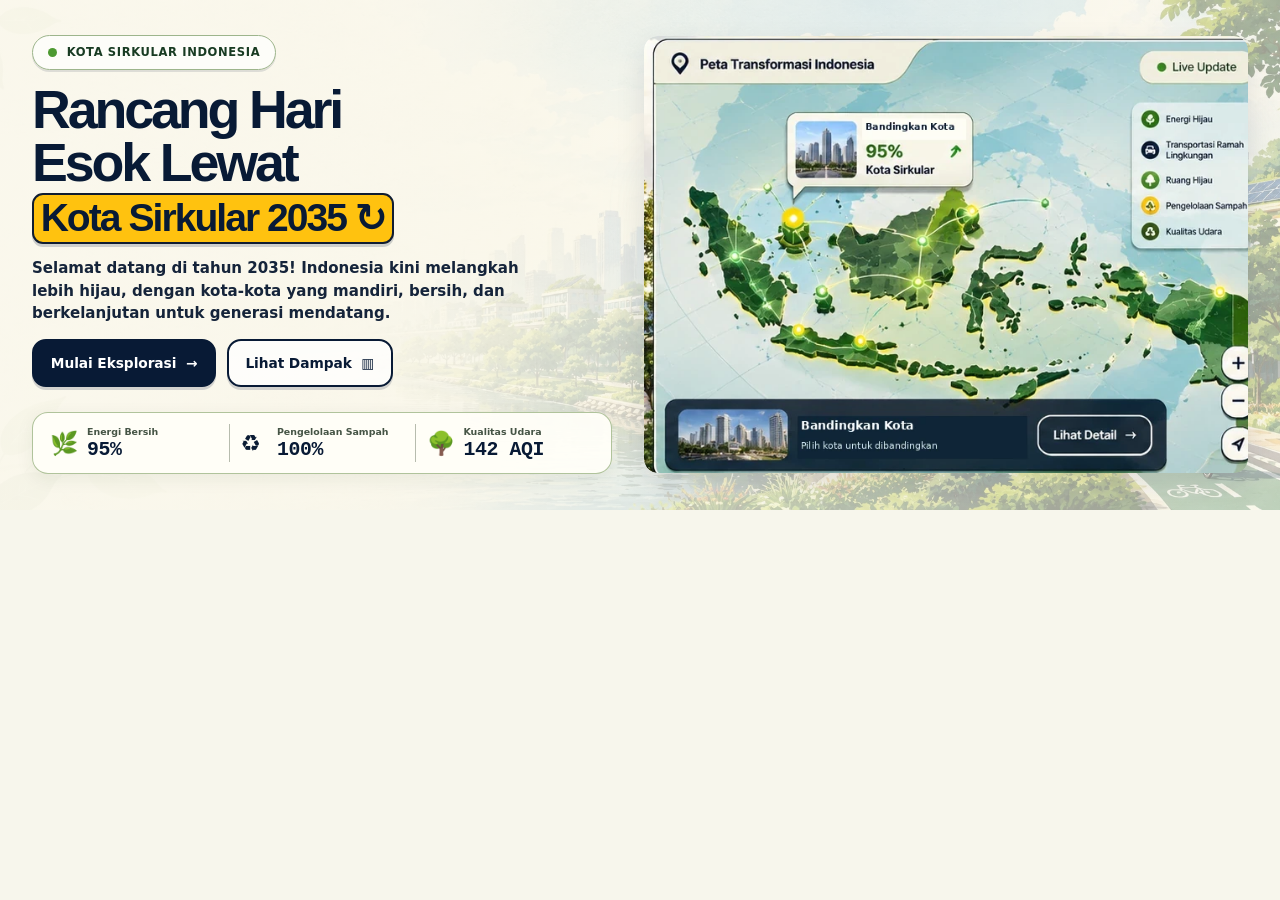
<file: 02-hero/preview-hero.html>
<!DOCTYPE html>
<html lang="id" data-era="2035">
<head>
  <meta charset="UTF-8" />
  <meta name="viewport" content="width=device-width, initial-scale=1.0" />
  <title>Preview: Hero 2D — REKA</title>
  <link rel="stylesheet" href="../shared/variables.css" />
  <link rel="stylesheet" href="../shared/base.css" />
  <link rel="stylesheet" href="../shared/buttons.css" />
  <link rel="stylesheet" href="hero.css" />
  <link rel="stylesheet" href="../shared/mobile.css" />
  <link rel="stylesheet" href="../shared/reference-theme.css" />
  <link rel="stylesheet" href="../shared/final-polish.css" />
</head>
<body>
  <section id="hero" class="section hero-section">
    <div class="container hero-grid">
      <div class="hero-content">
        <div class="tag-pill" id="hero-tag-pill"><span class="dot-live" id="hero-dot"></span><span id="era-status-text">KOTA SIRKULAR INDONESIA</span></div>
        <h1 class="hero-title" id="hero-title-main"><span class="hero-title-line">Rancang Hari<br>Esok Lewat</span><button type="button" id="word-rotator" class="word-rotator-btn" title="Klik untuk ganti fokus">Kota Sirkular 2035 ↻</button></h1>
        <p class="hero-desc" id="hero-desc">Selamat datang di tahun 2035! Indonesia kini melangkah lebih hijau, dengan kota-kota yang mandiri, bersih, dan berkelanjutan untuk generasi mendatang.</p>
        <div class="hero-cta-row"><a href="#simulator" class="btn-tactile btn-primary"><span>Mulai Eksplorasi</span><span>→</span></a><button type="button" id="hero-era-jump-btn" class="btn-tactile btn-secondary"><span>Lihat Dampak</span><span>▥</span></button></div>
        <div class="hero-metrics">
          <div class="metric-chip"><span class="metric-icon" aria-hidden="true">🌿</span><span class="metric-tag" id="metric-tag-1">Energi Bersih</span><span class="mono-num" id="hero-metric-1">95%</span><span class="metric-label" id="hero-label-1">Energi Bersih</span></div>
          <div class="metric-chip"><span class="metric-icon" aria-hidden="true">♻️</span><span class="metric-tag" id="metric-tag-2">Pengelolaan Sampah</span><span class="mono-num" id="hero-metric-2">100%</span><span class="metric-label" id="hero-label-2">Pengelolaan Sampah</span></div>
          <div class="metric-chip"><span class="metric-icon" aria-hidden="true">🌳</span><span class="metric-tag" id="metric-tag-3">Kualitas Udara</span><span class="mono-num" id="hero-metric-3">142 AQI</span><span class="metric-label" id="hero-label-3">Udara Sehat</span></div>
        </div>
      </div>
      <div class="hero-visual-column">
        <div class="hero-visual-card"><img class="hero-map-art" src="../assets/reka-map-2d.webp" alt="Peta Indonesia untuk membandingkan kota dan indikator lingkungan" width="720" height="522" /></div>
</div>
    </div>
  </section>
  <script src="../shared/audio.js"></script>
  <script src="hero.js"></script>
</body>
</html>
</file>
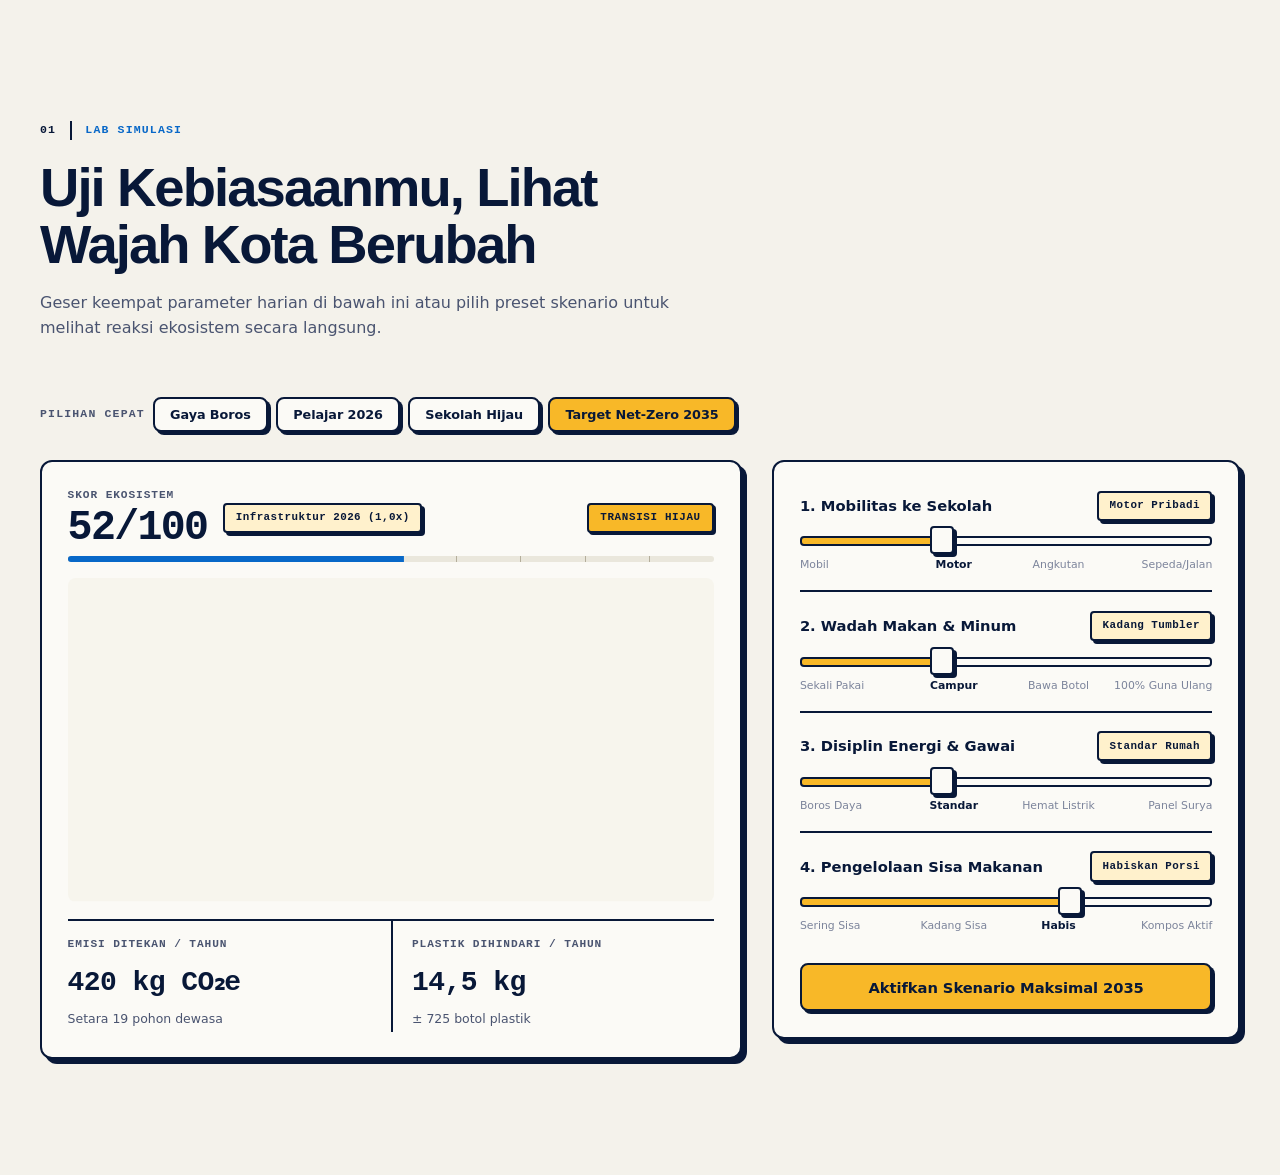
<file: 03-simulator/preview-simulator.html>
<!DOCTYPE html>
<html lang="id" data-era="2026">
<head>
  <meta charset="UTF-8" />
  <script>document.documentElement.classList.add('js');</script>
  <meta name="viewport" content="width=device-width, initial-scale=1.0" />
  <title>Preview: Lab Simulasi — REKA</title>
  <link rel="stylesheet" href="../shared/variables.css" />
  <link rel="stylesheet" href="../shared/base.css" />
  <link rel="stylesheet" href="../shared/buttons.css" />
  <link rel="stylesheet" href="simulator.css" />
  <link rel="stylesheet" href="../shared/mobile.css" />
</head>
<body>
  <div id="confetti-layer" class="confetti-layer" aria-hidden="true"></div>
  <section id="simulator" class="section">
      <div class="container">
        <div class="section-head">
          <span class="mono-tag">Lab simulasi</span>
          <h2>Uji Kebiasaanmu, Lihat Wajah Kota Berubah</h2>
          <p>Geser keempat parameter harian di bawah ini atau pilih preset skenario untuk melihat reaksi ekosistem secara langsung.</p>
        </div>

        <div class="preset-bar">
          <span class="mono-tag" style="margin:0;">Pilihan cepat</span>
          <button type="button" class="btn-tactile btn-secondary btn-sm" data-preset="boros" data-sfx="click"> Gaya Boros</button>
          <button type="button" class="btn-tactile btn-secondary btn-sm" data-preset="rata2" data-sfx="click"> Pelajar 2026</button>
          <button type="button" class="btn-tactile btn-secondary btn-sm" data-preset="adiwiyata" data-sfx="click"> Sekolah Hijau</button>
          <button type="button" class="btn-tactile btn-accent btn-sm" data-preset="2035" data-sfx="click"> Target Net-Zero 2035</button>
        </div>

        <div class="simulator-layout">
          <div class="sim-stage-card">
            <div class="sim-hud-top">
              <div class="hud-badge">
                <span>Skor ekosistem</span>
                <strong id="stat-score" class="mono-num">52/100</strong>
              </div>
              <span id="era-bonus-pill" class="mono-pill">Infrastruktur 2026 (1,0x)</span>
              <span id="score-badge" class="status-pill">Transisi hijau</span>
              <div class="score-meter" aria-hidden="true"><i></i></div>
            </div>

            <svg id="city-svg" viewBox="0 0 800 400" class="city-svg" role="img" aria-label="Simulasi ekosistem kota yang berubah mengikuti kebiasaanmu"><use id="sim-b-skyback" href="#rk-b-skyback"/><use id="sim-a-skyback" href="#rk-a-skyback" opacity="0"/><use href="#rk-base"/><use id="sim-b-energy" href="#rk-b-energy"/><use id="sim-a-energy" href="#rk-a-energy" opacity="0"/><use id="sim-b-trash" href="#rk-b-trash"/><use id="sim-a-trash" href="#rk-a-trash" opacity="0"/><use id="sim-b-green" href="#rk-b-green"/><use id="sim-a-green" href="#rk-a-green" opacity="0"/><use id="sim-b-traffic" href="#rk-b-traffic"/><use id="sim-a-traffic" href="#rk-a-traffic" opacity="0"/><use id="sim-b-water" href="#rk-b-water"/><use id="sim-a-water" href="#rk-a-water" opacity="0"/><use id="sim-b-haze" href="#rk-b-haze"/><use id="sim-a-haze" href="#rk-a-haze" opacity="0"/><rect width="800" height="400" fill="url(#rkVig)"/><rect width="800" height="400" filter="url(#rkGrain)" style="mix-blend-mode:overlay"/></svg>

            <div class="sim-results-bar">
              <div class="result-box">
                <span class="result-label">Emisi ditekan / tahun</span>
                <strong id="stat-co2" class="mono-num">420 kg CO₂e</strong>
                <span id="stat-trees-eq" class="result-sub">Setara 19 pohon dewasa</span>
              </div>
              <div class="result-box">
                <span class="result-label">Plastik dihindari / tahun</span>
                <strong id="stat-plastic" class="mono-num">14,5 kg</strong>
                <span id="stat-bottles-eq" class="result-sub">± 725 botol plastik</span>
              </div>
            </div>
          </div>

          <div class="sim-controls-card">
            <div class="control-group">
              <div class="control-label-row">
                <label for="slider-transport">1. Mobilitas ke Sekolah</label>
                <span id="val-transport" class="mono-pill">Motor Pribadi</span>
              </div>
              <input type="range" id="slider-transport" class="tactile-slider" min="1" max="4" value="2" />
              <div class="slider-ticks">
                <span>Mobil</span><span>Motor</span><span>Angkutan</span><span>Sepeda/Jalan</span>
              </div>
            </div>

            <div class="control-group">
              <div class="control-label-row">
                <label for="slider-plastic">2. Wadah Makan & Minum</label>
                <span id="val-plastic" class="mono-pill">Kadang Tumbler</span>
              </div>
              <input type="range" id="slider-plastic" class="tactile-slider" min="1" max="4" value="2" />
              <div class="slider-ticks">
                <span>Sekali Pakai</span><span>Campur</span><span>Bawa Botol</span><span>100% Guna Ulang</span>
              </div>
            </div>

            <div class="control-group">
              <div class="control-label-row">
                <label for="slider-energy">3. Disiplin Energi & Gawai</label>
                <span id="val-energy" class="mono-pill">Standar Rumah</span>
              </div>
              <input type="range" id="slider-energy" class="tactile-slider" min="1" max="4" value="2" />
              <div class="slider-ticks">
                <span>Boros Daya</span><span>Standar</span><span>Hemat Listrik</span><span>Panel Surya</span>
              </div>
            </div>

            <div class="control-group">
              <div class="control-label-row">
                <label for="slider-food">4. Pengelolaan Sisa Makanan</label>
                <span id="val-food" class="mono-pill">Habiskan Porsi</span>
              </div>
              <input type="range" id="slider-food" class="tactile-slider" min="1" max="4" value="3" />
              <div class="slider-ticks">
                <span>Sering Sisa</span><span>Kadang Sisa</span><span>Habis</span><span>Kompos Aktif</span>
              </div>
            </div>

            <button type="button" id="preset-max-btn" class="btn-tactile btn-accent btn-full btn-magnetic" data-sfx="click">
               Aktifkan Skenario Maksimal 2035
            </button>
          </div>
        </div>
      </div>
    </section>
  <script src="../shared/audio.js"></script>
  <script src="simulator.js"></script>
  <script src="../shared/magnetic.js"></script>
  <script src="../shared/polish.js"></script>
</body>
</html>
</file>
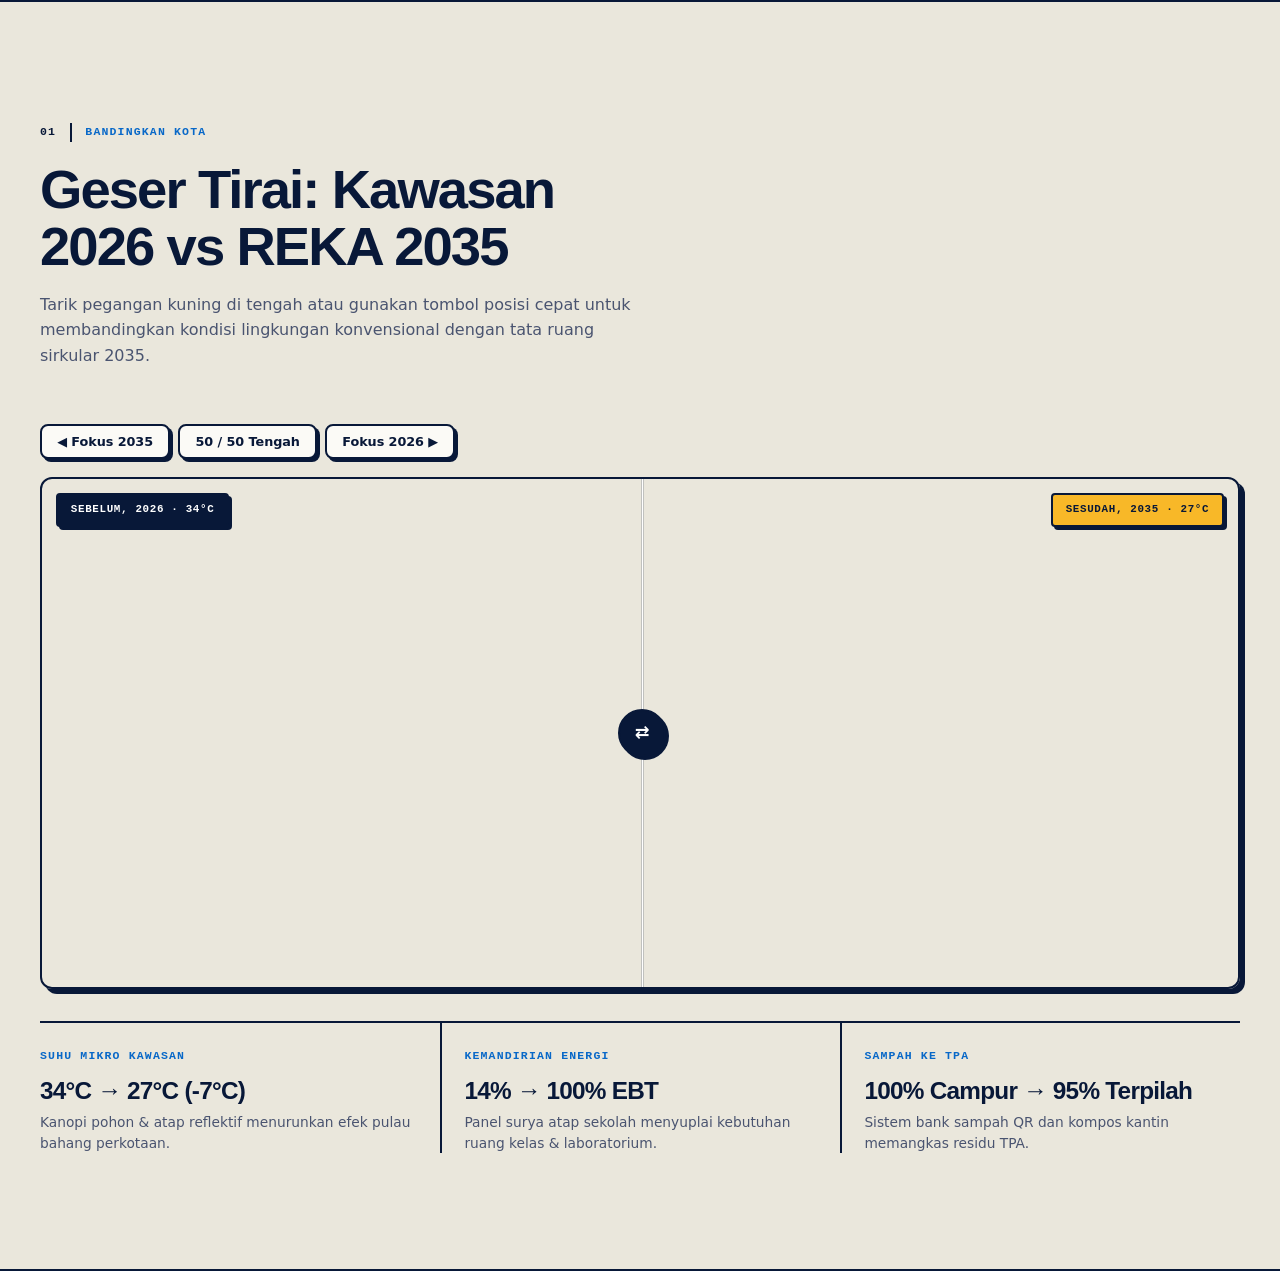
<file: 04-bandingkan-kota/preview-scrubber.html>
<!DOCTYPE html>
<html lang="id" data-era="2026">
<head>
  <meta charset="UTF-8" />
  <script>document.documentElement.classList.add('js');</script>
  <meta name="viewport" content="width=device-width, initial-scale=1.0" />
  <title>Preview: Bandingkan Kota — REKA</title>
  <link rel="stylesheet" href="../shared/variables.css" />
  <link rel="stylesheet" href="../shared/base.css" />
  <link rel="stylesheet" href="../shared/buttons.css" />
  <link rel="stylesheet" href="scrubber.css" />
  <link rel="stylesheet" href="../shared/mobile.css" />
</head>
<body>
  <div id="confetti-layer" class="confetti-layer" aria-hidden="true"></div>
  <section id="eksplorasi" class="section section-alt">
      <div class="container">
        <div class="section-head">
          <span class="mono-tag">Bandingkan kota</span>
          <h2>Geser Tirai: Kawasan 2026 vs REKA 2035</h2>
          <p>Tarik pegangan kuning di tengah atau gunakan tombol posisi cepat untuk membandingkan kondisi lingkungan konvensional dengan tata ruang sirkular 2035.</p>
        </div>

        <div class="scrubber-toolbar">
          <button type="button" class="btn-tactile btn-secondary btn-sm" data-snap="10" data-sfx="click">◀ Fokus 2035</button>
          <button type="button" class="btn-tactile btn-secondary btn-sm" data-snap="50" data-sfx="click">50 / 50 Tengah</button>
          <button type="button" class="btn-tactile btn-secondary btn-sm" data-snap="90" data-sfx="click">Fokus 2026 ▶</button>
        </div>

        <div id="ba-container" class="ba-stage">
          <div class="ba-layer ba-after">
            <span class="ba-badge ba-badge-right">Sesudah, 2035 · 27°C</span>
            <svg viewBox="0 0 800 400" preserveAspectRatio="xMidYMax slice" class="ba-svg" role="img" aria-label="Ilustrasi kawasan kota tahun 2035: turbin angin, panel surya, pohon rindang, bus listrik, sungai jernih"><use href="#scene-after"/></svg>
          </div>

          <div id="ba-before-wrapper" class="ba-layer ba-before">
            <span class="ba-badge ba-badge-left">Sebelum, 2026 · 34°C</span>
            <svg id="ba-before-svg" viewBox="0 0 800 400" preserveAspectRatio="xMidYMax slice" class="ba-svg" role="img" aria-label="Ilustrasi kawasan kota tahun 2026: asap pabrik, kabel semrawut, macet, sampah, sungai keruh"><use href="#scene-before"/></svg>
          </div>

          <div id="ba-handle" class="ba-handle" role="slider" aria-label="Geser Perbandingan" aria-valuemin="5" aria-valuemax="95" aria-valuenow="50" tabindex="0">
            <div class="ba-knob">⇄</div>
          </div>
        </div>

        <div class="ba-delta-grid">
          <div class="delta-card">
            <span class="mono-tag">Suhu mikro kawasan</span>
            <strong>34°C → 27°C (-7°C)</strong>
            <p>Kanopi pohon & atap reflektif menurunkan efek pulau bahang perkotaan.</p>
          </div>
          <div class="delta-card">
            <span class="mono-tag">Kemandirian energi</span>
            <strong>14% → 100% EBT</strong>
            <p>Panel surya atap sekolah menyuplai kebutuhan ruang kelas & laboratorium.</p>
          </div>
          <div class="delta-card">
            <span class="mono-tag">Sampah ke TPA</span>
            <strong>100% Campur → 95% Terpilah</strong>
            <p>Sistem bank sampah QR dan kompos kantin memangkas residu TPA.</p>
          </div>
        </div>
      </div>
    </section>
  <script src="../shared/audio.js"></script>
  <script src="scrubber.js"></script>
  <script src="../shared/magnetic.js"></script>
  <script src="../shared/polish.js"></script>
</body>
</html>
</file>
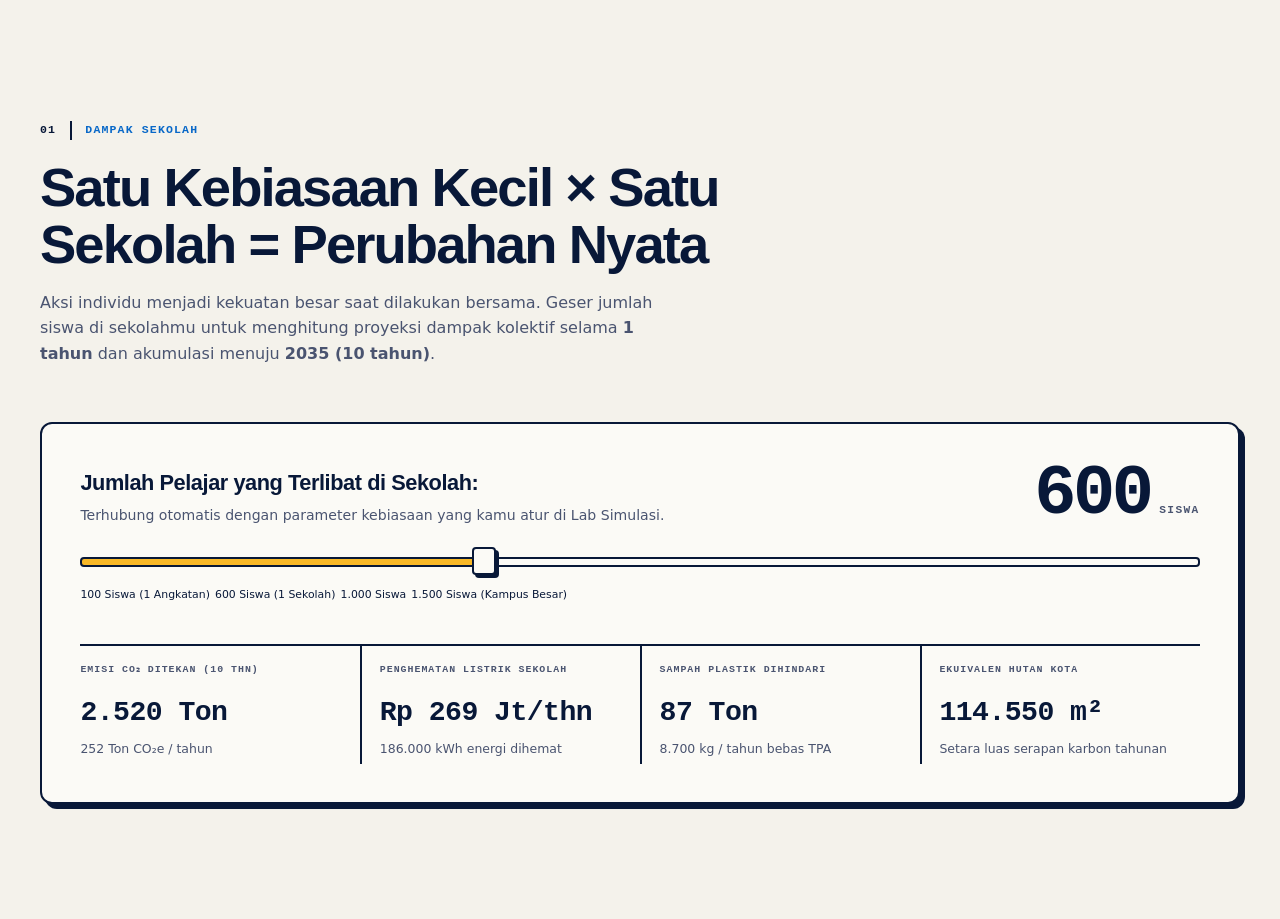
<file: 05-kalkulator-sekolah/preview-skala.html>
<!DOCTYPE html>
<html lang="id" data-era="2026">
<head>
  <meta charset="UTF-8" />
  <script>document.documentElement.classList.add('js');</script>
  <meta name="viewport" content="width=device-width, initial-scale=1.0" />
  <title>Preview: Dampak Sekolah — REKA</title>
  <link rel="stylesheet" href="../shared/variables.css" />
  <link rel="stylesheet" href="../shared/base.css" />
  <link rel="stylesheet" href="../shared/buttons.css" />
  <link rel="stylesheet" href="skala.css" />
  <link rel="stylesheet" href="../shared/mobile.css" />
</head>
<body>
  <div id="confetti-layer" class="confetti-layer" aria-hidden="true"></div>
  <section id="skala-sekolah" class="section">
      <div class="container">
        <div class="section-head">
          <span class="mono-tag">Dampak sekolah</span>
          <h2>Satu Kebiasaan Kecil × Satu Sekolah = Perubahan Nyata</h2>
          <p>Aksi individu menjadi kekuatan besar saat dilakukan bersama. Geser jumlah siswa di sekolahmu untuk menghitung proyeksi dampak kolektif selama <strong>1 tahun</strong> dan akumulasi menuju <strong>2035 (10 tahun)</strong>.</p>
        </div>

        <div class="scale-card">
          <div class="scale-slider-header">
            <div>
              <label for="school-size-slider" class="scale-title">Jumlah Pelajar yang Terlibat di Sekolah:</label>
              <p class="scale-sub">Terhubung otomatis dengan parameter kebiasaan yang kamu atur di Lab Simulasi.</p>
            </div>
            <div class="scale-count-badge">
              <strong id="school-size-val" class="mono-num">600</strong>
              <span>SISWA</span>
            </div>
          </div>

          <input type="range" id="school-size-slider" class="tactile-slider" min="100" max="1500" step="50" value="600" />
          <div class="slider-ticks">
            <span>100 Siswa (1 Angkatan)</span>
            <span>600 Siswa (1 Sekolah)</span>
            <span>1.000 Siswa</span>
            <span>1.500 Siswa (Kampus Besar)</span>
          </div>

          <div class="scale-metrics-grid">
            <div class="scale-box">
              <span class="mono-tag">Emisi CO₂ ditekan (10 thn)</span>
              <strong id="scale-co2-10y" class="mono-num">2.520 Ton</strong>
              <span id="scale-co2-1y" class="scale-note">252 Ton CO₂e / tahun</span>
            </div>
            <div class="scale-box">
              <span class="mono-tag">Penghematan listrik sekolah</span>
              <strong id="scale-rupiah-1y" class="mono-num">Rp 268 Jt/thn</strong>
              <span id="scale-kwh-1y" class="scale-note">186.000 kWh energi dihemat</span>
            </div>
            <div class="scale-box">
              <span class="mono-tag">Sampah plastik dihindari</span>
              <strong id="scale-plastic-10y" class="mono-num">87,0 Ton</strong>
              <span id="scale-plastic-1y" class="scale-note">8.700 kg / tahun bebas TPA</span>
            </div>
            <div class="scale-box">
              <span class="mono-tag">Ekuivalen hutan kota</span>
              <strong id="scale-forest-area" class="mono-num">11.450 m²</strong>
              <span class="scale-note">Setara luas serapan karbon tahunan</span>
            </div>
          </div>
        </div>
      </div>
    </section>
  <script src="../shared/audio.js"></script>
  <script src="skala.js"></script>
  <script src="../shared/magnetic.js"></script>
  <script src="../shared/polish.js"></script>
</body>
</html>
</file>
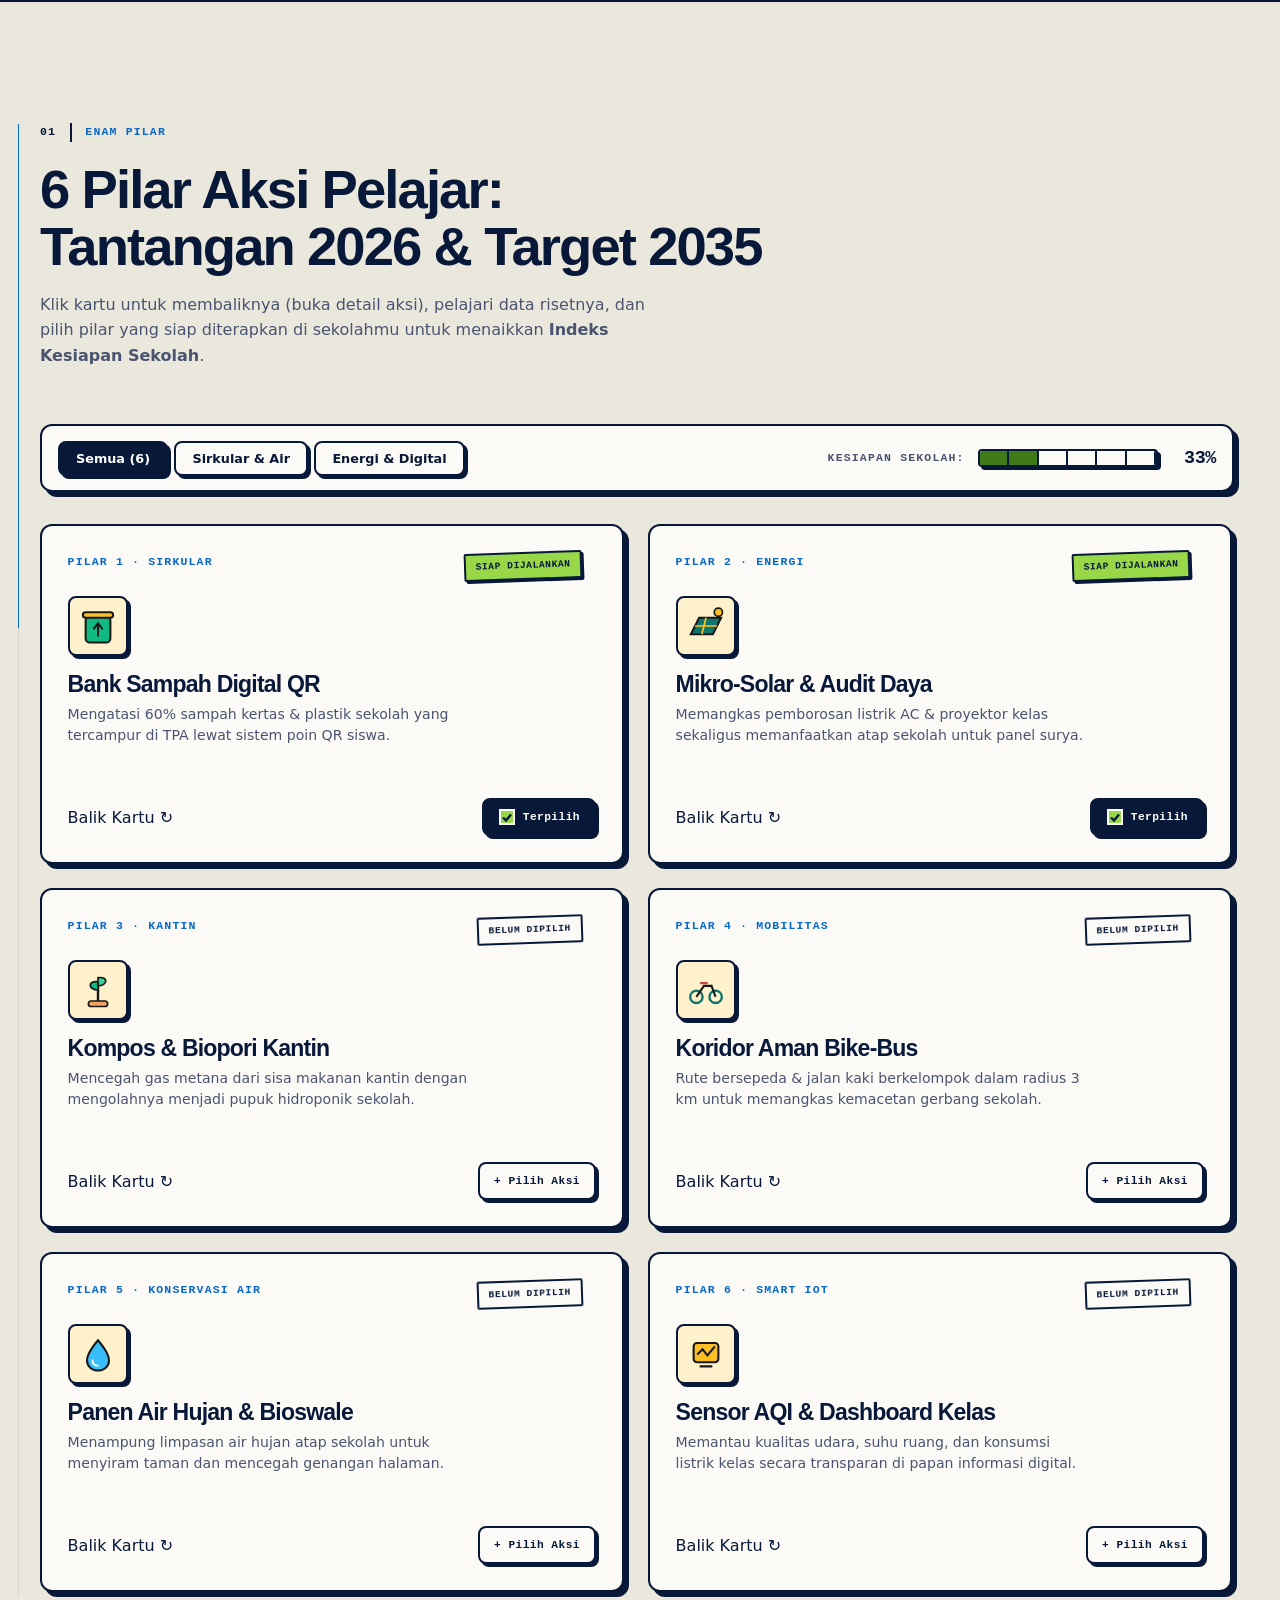
<file: 06-pilar-aksi/preview-pilar.html>
<!DOCTYPE html>
<html lang="id" data-era="2026">
<head>
  <meta charset="UTF-8" />
  <script>document.documentElement.classList.add('js');</script>
  <meta name="viewport" content="width=device-width, initial-scale=1.0" />
  <title>Preview: 6 Pilar Aksi — REKA</title>
  <link rel="stylesheet" href="../shared/variables.css" />
  <link rel="stylesheet" href="../shared/base.css" />
  <link rel="stylesheet" href="../shared/buttons.css" />
  <link rel="stylesheet" href="pilar.css" />
  <link rel="stylesheet" href="../shared/mobile.css" />
</head>
<body>
  <div id="confetti-layer" class="confetti-layer" aria-hidden="true"></div>
  <section id="pilar" class="section section-alt" data-spine>
      <div class="container">
        <div class="section-head">
          <span class="mono-tag">Enam pilar</span>
          <h2 id="pilar-heading">6 Pilar Aksi Pelajar: Tantangan 2026 & Target 2035</h2>
          <p>Klik kartu untuk membaliknya (buka detail aksi), pelajari data risetnya, dan pilih pilar yang siap diterapkan di sekolahmu untuk menaikkan <strong>Indeks Kesiapan Sekolah</strong>.</p>
        </div>

        <div class="pilar-dashboard-bar">
          <div class="pilar-filters" role="group" aria-label="Filter Kategori Pilar">
            <button type="button" class="filter-chip active" data-filter="all" data-sfx="click">Semua (6)</button>
            <button type="button" class="filter-chip" data-filter="sirkular" data-sfx="click"> Sirkular & Air</button>
            <button type="button" class="filter-chip" data-filter="energi" data-sfx="click"> Energi & Digital</button>
          </div>

          <div class="readiness-meter-box">
            <span class="mono-tag" style="margin:0;">Kesiapan sekolah:</span>
            <div class="meter-track">
              <div id="pilar-meter-fill" class="meter-fill" style="width: 33%;"></div>
            </div>
            <strong id="pilar-score-text" class="mono-num">33%</strong>
          </div>
        </div>

        <div class="bento-grid">
          <article class="bento-buka detail-card" data-category="sirkular" tabindex="0">
            <div class="bento-inner">
              <div class="bento-front bg-cream">
                <div class="card-top-row">
                  <span class="mono-tag">Pilar 1 · Sirkular</span>
                  <span class="pilar-status-badge selected" id="pilar-badge-1">Siap dijalankan</span>
                </div>
                <div class="pilar-icon-box">
                  <svg viewBox="0 0 64 64" width="44" height="44" aria-hidden="true" focusable="false">
                    <rect x="14" y="18" width="36" height="38" rx="6" fill="#10B981" stroke="#18181B" stroke-width="3"/>
                    <rect x="10" y="12" width="44" height="8" rx="4" fill="#FBBF24" stroke="#18181B" stroke-width="3"/>
                    <path d="M26 36 L32 28 L38 36 M32 28 L32 46" fill="none" stroke="#18181B" stroke-width="3" stroke-linecap="round"/>
                  </svg>
                </div>
                <div>
                  <h3>Bank Sampah Digital QR</h3>
                  <p>Mengatasi 60% sampah kertas & plastik sekolah yang tercampur di TPA lewat sistem poin QR siswa.</p>
                </div>
                <div class="card-bottom-row">
                  <span class="buka detail-hint">Balik Kartu ↻</span>
                  <button type="button" class="adopt-btn active" data-pilar-idx="1">Terpilih</button>
                </div>
              </div>
              <div class="bento-back bg-green">
                <div>
                  <span class="mono-tag">Rencana pelaksanaan</span>
                  <h4>Target 2035: 95% Daur Ulang</h4>
                  <ul class="back-list">
                    <li><strong>Riset:</strong> 1 kelas menghasilkan ±3,2 kg sampah kertas & kemasan tiap minggu.</li>
                    <li><strong>Langkah:</strong> Tempat sampah 3 warna + tabungan saldo koperasi berbasis QR.</li>
                  </ul>
                </div>
                <div class="card-bottom-row">
                  <span class="buka detail-hint">Kembali ↺</span>
                  <span class="mono-num">+17% kesiapan</span>
                </div>
              </div>
            </div>
          </article>

          <article class="bento-buka detail-card" data-category="energi" tabindex="0">
            <div class="bento-inner">
              <div class="bento-front bg-cream">
                <div class="card-top-row">
                  <span class="mono-tag">Pilar 2 · Energi</span>
                  <span class="pilar-status-badge selected" id="pilar-badge-2">Siap dijalankan</span>
                </div>
                <div class="pilar-icon-box">
                  <svg viewBox="0 0 64 64" width="44" height="44" aria-hidden="true" focusable="false">
                    <polygon points="10,44 22,20 54,20 42,44" fill="#0F766E" stroke="#18181B" stroke-width="3"/>
                    <line x1="32" y1="20" x2="26" y2="44" stroke="#FBBF24" stroke-width="2.5"/>
                    <line x1="16" y1="32" x2="48" y2="32" stroke="#FBBF24" stroke-width="2.5"/>
                    <circle cx="50" cy="12" r="6" fill="#FBBF24" stroke="#18181B" stroke-width="2.5"/>
                  </svg>
                </div>
                <div>
                  <h3>Mikro-Solar & Audit Daya</h3>
                  <p>Memangkas pemborosan listrik AC & proyektor kelas sekaligus memanfaatkan atap sekolah untuk panel surya.</p>
                </div>
                <div class="card-bottom-row">
                  <span class="buka detail-hint">Balik Kartu ↻</span>
                  <button type="button" class="adopt-btn active" data-pilar-idx="2">Terpilih</button>
                </div>
              </div>
              <div class="bento-back bg-terracotta">
                <div>
                  <span class="mono-tag">Rencana pelaksanaan</span>
                  <h4>Target 2035: Lab Mandiri Surya</h4>
                  <ul class="back-list">
                    <li><strong>Riset:</strong> Potensi surya Indonesia mencapai 4,8 kWh/m²/hari sepanjang tahun.</li>
                    <li><strong>Langkah:</strong> Piket pemadaman daya 15 menit sebelum pulang + panel 3 kWp.</li>
                  </ul>
                </div>
                <div class="card-bottom-row">
                  <span class="buka detail-hint">Kembali ↺</span>
                  <span class="mono-num">+17% kesiapan</span>
                </div>
              </div>
            </div>
          </article>

          <article class="bento-buka detail-card" data-category="sirkular" tabindex="0">
            <div class="bento-inner">
              <div class="bento-front bg-cream">
                <div class="card-top-row">
                  <span class="mono-tag">Pilar 3 · Kantin</span>
                  <span class="pilar-status-badge" id="pilar-badge-3">Belum dipilih</span>
                </div>
                <div class="pilar-icon-box">
                  <svg viewBox="0 0 64 64" width="44" height="44" aria-hidden="true" focusable="false">
                    <path d="M32 50 L32 28" stroke="#18181B" stroke-width="3.5" stroke-linecap="round"/>
                    <path d="M32 32 C18 32 16 18 32 20 C32 26 32 32 32 32 Z" fill="#10B981" stroke="#18181B" stroke-width="2.5"/>
                    <path d="M32 26 C46 26 48 12 32 14 C32 20 32 26 32 26 Z" fill="#34D399" stroke="#18181B" stroke-width="2.5"/>
                    <rect x="18" y="48" width="28" height="8" rx="4" fill="#F4A261" stroke="#18181B" stroke-width="2.5"/>
                  </svg>
                </div>
                <div>
                  <h3>Kompos & Biopori Kantin</h3>
                  <p>Mencegah gas metana dari sisa makanan kantin dengan mengolahnya menjadi pupuk hidroponik sekolah.</p>
                </div>
                <div class="card-bottom-row">
                  <span class="buka detail-hint">Balik Kartu ↻</span>
                  <button type="button" class="adopt-btn" data-pilar-idx="3">+ Pilih Aksi</button>
                </div>
              </div>
              <div class="bento-back bg-marigold">
                <div>
                  <span class="mono-tag">Rencana pelaksanaan</span>
                  <h4>Target 2035: Kantin Zero-Food-Waste</h4>
                  <ul class="back-list">
                    <li><strong>Riset:</strong> Gas metana sampah makanan 28x lebih kuat memerangkap panas dari CO₂.</li>
                    <li><strong>Langkah:</strong> 12 lubang biopori taman + komposter aerob untuk kebun sayur siswa.</li>
                  </ul>
                </div>
                <div class="card-bottom-row">
                  <span class="buka detail-hint">Kembali ↺</span>
                  <span class="mono-num">+17% kesiapan</span>
                </div>
              </div>
            </div>
          </article>

          <article class="bento-buka detail-card" data-category="energi" tabindex="0">
            <div class="bento-inner">
              <div class="bento-front bg-cream">
                <div class="card-top-row">
                  <span class="mono-tag">Pilar 4 · Mobilitas</span>
                  <span class="pilar-status-badge" id="pilar-badge-4">Belum dipilih</span>
                </div>
                <div class="pilar-icon-box">
                  <svg viewBox="0 0 64 64" width="44" height="44" aria-hidden="true" focusable="false">
                    <circle cx="18" cy="42" r="9" fill="none" stroke="#0F766E" stroke-width="3.5"/>
                    <circle cx="46" cy="42" r="9" fill="none" stroke="#0F766E" stroke-width="3.5"/>
                    <polyline points="18,42 29,26 40,26 46,42" fill="none" stroke="#18181B" stroke-width="3"/>
                    <line x1="25" y1="22" x2="33" y2="22" stroke="#C84B31" stroke-width="3.5" stroke-linecap="round"/>
                  </svg>
                </div>
                <div>
                  <h3>Koridor Aman Bike-Bus</h3>
                  <p>Rute bersepeda & jalan kaki berkelompok dalam radius 3 km untuk memangkas kemacetan gerbang sekolah.</p>
                </div>
                <div class="card-bottom-row">
                  <span class="buka detail-hint">Balik Kartu ↻</span>
                  <button type="button" class="adopt-btn" data-pilar-idx="4">+ Pilih Aksi</button>
                </div>
              </div>
              <div class="bento-back bg-ink">
                <div>
                  <span class="mono-tag">Rencana pelaksanaan</span>
                  <h4>Target 2035: Zona Bebas Emisi</h4>
                  <ul class="back-list">
                    <li><strong>Riset:</strong> Transportasi menyumbang >27% total emisi karbon kawasan perkotaan.</li>
                    <li><strong>Langkah:</strong> Rute Bike-Bus Jumat pagi & parkir sepeda beratap panel surya.</li>
                  </ul>
                </div>
                <div class="card-bottom-row">
                  <span class="buka detail-hint">Kembali ↺</span>
                  <span class="mono-num">+17% kesiapan</span>
                </div>
              </div>
            </div>
          </article>

          <article class="bento-buka detail-card" data-category="sirkular" tabindex="0">
            <div class="bento-inner">
              <div class="bento-front bg-cream">
                <div class="card-top-row">
                  <span class="mono-tag">Pilar 5 · Konservasi air</span>
                  <span class="pilar-status-badge" id="pilar-badge-5">Belum dipilih</span>
                </div>
                <div class="pilar-icon-box">
                  <svg viewBox="0 0 64 64" width="44" height="44" aria-hidden="true" focusable="false">
                    <path d="M32 12 C32 12 16 30 16 41 C16 50 23 56 32 56 C41 56 48 50 48 41 C48 30 32 12 32 12 Z" fill="#38BDF8" stroke="#18181B" stroke-width="3"/>
                    <path d="M24 41 C24 46 27 49 32 49" fill="none" stroke="#FFFFFF" stroke-width="2.5" stroke-linecap="round"/>
                  </svg>
                </div>
                <div>
                  <h3>Panen Air Hujan & Bioswale</h3>
                  <p>Menampung limpasan air hujan atap sekolah untuk menyiram taman dan mencegah genangan halaman.</p>
                </div>
                <div class="card-bottom-row">
                  <span class="buka detail-hint">Balik Kartu ↻</span>
                  <button type="button" class="adopt-btn" data-pilar-idx="5">+ Pilih Aksi</button>
                </div>
              </div>
              <div class="bento-back bg-green">
                <div>
                  <span class="mono-tag">Rencana pelaksanaan</span>
                  <h4>Target 2035: 100% Air Sirkular</h4>
                  <ul class="back-list">
                    <li><strong>Riset:</strong> Atap seluas 500 m² mampu memanen >400.000 liter air hujan per tahun.</li>
                    <li><strong>Langkah:</strong> Toren filtrasi pasir-karbon + sumur resapan di lapangan upacara.</li>
                  </ul>
                </div>
                <div class="card-bottom-row">
                  <span class="buka detail-hint">Kembali ↺</span>
                  <span class="mono-num">+16% kesiapan</span>
                </div>
              </div>
            </div>
          </article>

          <article class="bento-buka detail-card" data-category="energi" tabindex="0">
            <div class="bento-inner">
              <div class="bento-front bg-cream">
                <div class="card-top-row">
                  <span class="mono-tag">Pilar 6 · Smart IoT</span>
                  <span class="pilar-status-badge" id="pilar-badge-6">Belum dipilih</span>
                </div>
                <div class="pilar-icon-box">
                  <svg viewBox="0 0 64 64" width="44" height="44" aria-hidden="true" focusable="false">
                    <rect x="14" y="16" width="36" height="28" rx="5" fill="#FBBF24" stroke="#18181B" stroke-width="3"/>
                    <polyline points="20,32 27,25 34,34 44,22" fill="none" stroke="#18181B" stroke-width="3" stroke-linecap="round"/>
                    <line x1="24" y1="50" x2="40" y2="50" stroke="#18181B" stroke-width="3" stroke-linecap="round"/>
                  </svg>
                </div>
                <div>
                  <h3>Sensor AQI & Dashboard Kelas</h3>
                  <p>Memantau kualitas udara, suhu ruang, dan konsumsi listrik kelas secara transparan di papan informasi digital.</p>
                </div>
                <div class="card-bottom-row">
                  <span class="buka detail-hint">Balik Kartu ↻</span>
                  <button type="button" class="adopt-btn" data-pilar-idx="6">+ Pilih Aksi</button>
                </div>
              </div>
              <div class="bento-back bg-terracotta">
                <div>
                  <span class="mono-tag">Rencana pelaksanaan</span>
                  <h4>Target 2035: Smart Eco-Campus</h4>
                  <ul class="back-list">
                    <li><strong>Riset:</strong> Transparansi data real-time terbukti menurunkan pemborosan daya hingga 18%.</li>
                    <li><strong>Langkah:</strong> Mikrokontroler ESP32 + sensor PM2.5 buatan klub robotik/KIR siswa.</li>
                  </ul>
                </div>
                <div class="card-bottom-row">
                  <span class="buka detail-hint">Kembali ↺</span>
                  <span class="mono-num">+16% kesiapan</span>
                </div>
              </div>
            </div>
          </article>
        </div>
      </div>
    </section>
  <script src="../shared/audio.js"></script>
  <script src="pilar.js"></script>
  <script src="../shared/magnetic.js"></script>
  <script src="../shared/polish.js"></script>
</body>
</html>
</file>
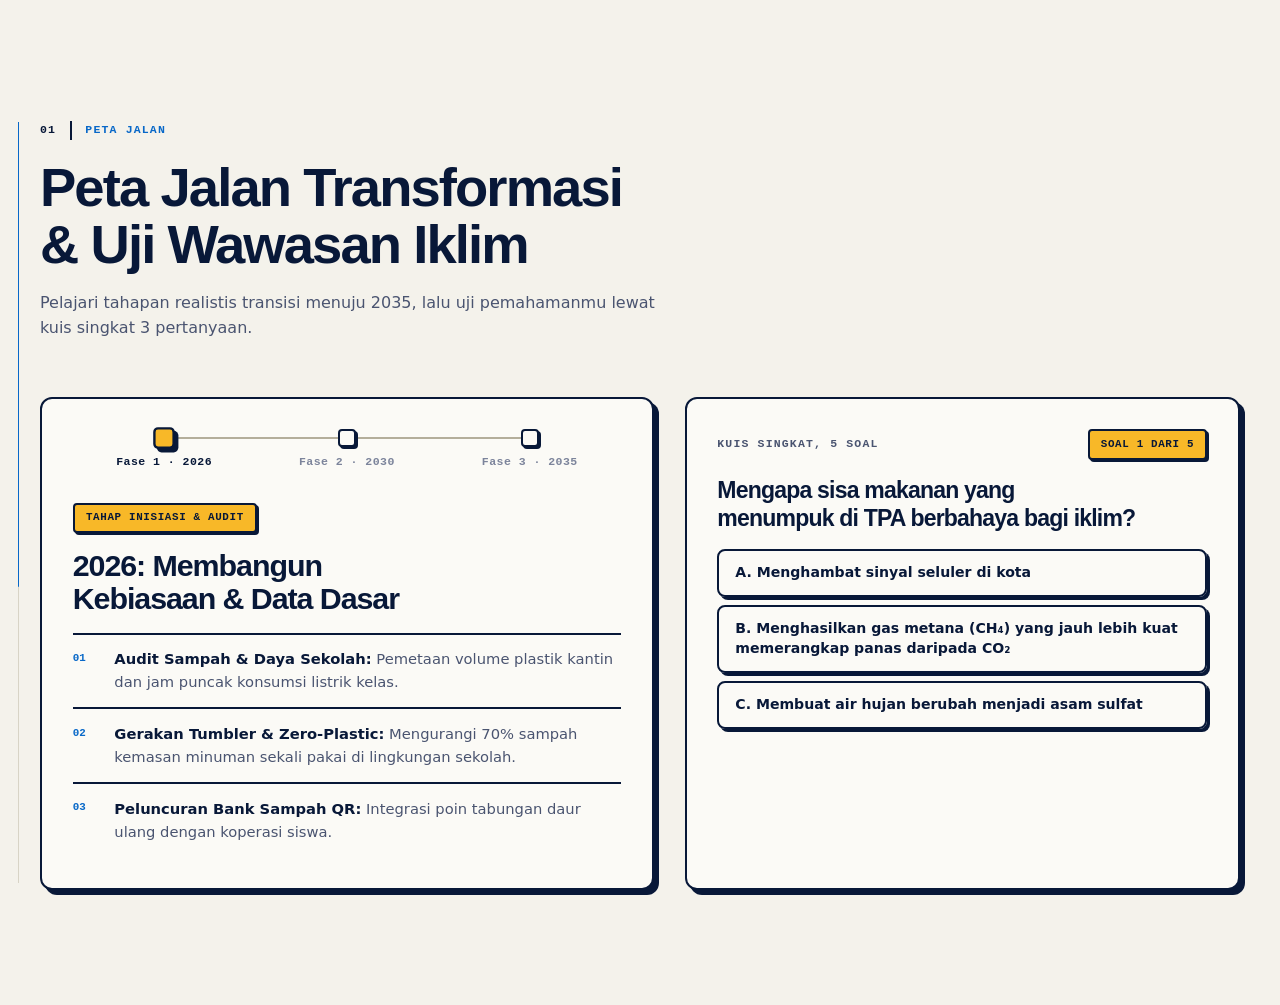
<file: 07-peta-jalan/preview-roadmap.html>
<!DOCTYPE html>
<html lang="id" data-era="2026">
<head>
  <meta charset="UTF-8" />
  <script>document.documentElement.classList.add('js');</script>
  <meta name="viewport" content="width=device-width, initial-scale=1.0" />
  <title>Preview: Peta Jalan & Kuis — REKA</title>
  <link rel="stylesheet" href="../shared/variables.css" />
  <link rel="stylesheet" href="../shared/base.css" />
  <link rel="stylesheet" href="../shared/buttons.css" />
  <link rel="stylesheet" href="roadmap.css" />
  <link rel="stylesheet" href="../shared/mobile.css" />
</head>
<body>
  <div id="confetti-layer" class="confetti-layer" aria-hidden="true"></div>
  <section id="peta-jalan" class="section" data-spine>
      <div class="container">
        <div class="section-head">
          <span class="mono-tag">Peta jalan</span>
          <h2>Peta Jalan Transformasi & Uji Wawasan Iklim</h2>
          <p>Pelajari tahapan realistis transisi menuju 2035, lalu uji pemahamanmu lewat kuis singkat 3 pertanyaan.</p>
        </div>

        <div class="roadmap-quiz-grid">
          <div class="roadmap-card">
            <div class="phase-tabs" role="tablist">
              <button type="button" class="phase-tab active" data-phase="2026" data-sfx="click">Fase 1 · 2026</button>
              <button type="button" class="phase-tab" data-phase="2030" data-sfx="click">Fase 2 · 2030</button>
              <button type="button" class="phase-tab" data-phase="2035" data-sfx="click">Fase 3 · 2035</button>
            </div>

            <div class="phase-content" id="phase-display">
              <span class="status-pill">Tahap inisiasi & audit</span>
              <h3>2026: Membangun Kebiasaan & Data Dasar</h3>
              <ul class="phase-list">
                <li><strong>Audit Sampah & Daya Sekolah:</strong> Pemetaan volume plastik kantin dan jam puncak konsumsi listrik kelas.</li>
                <li><strong>Gerakan Tumbler & Zero-Plastic:</strong> Mengurangi 70% sampah kemasan minuman sekali pakai di lingkungan sekolah.</li>
                <li><strong>Peluncuran Bank Sampah QR:</strong> Integrasi poin tabungan daur ulang dengan koperasi siswa.</li>
              </ul>
            </div>
          </div>

          <div class="quiz-card">
            <div class="card-header-bar">
              <span class="mono-tag">Kuis singkat, 5 soal</span>
              <span id="quiz-progress-pill" class="status-pill">Soal 1 dari 5</span>
            </div>

            <div id="quiz-body">
              <h3 id="quiz-question" class="quiz-q">Mengapa sisa makanan yang menumpuk di TPA berbahaya bagi iklim?</h3>
              <div id="quiz-options" class="quiz-options">
                <button type="button" class="quiz-opt-btn" data-opt="0">A. Menghasilkan gas metana (CH₄) 28x lebih kuat dari CO₂</button>
                <button type="button" class="quiz-opt-btn" data-opt="1">B. Membuat air hujan berubah menjadi asam sulfat</button>
                <button type="button" class="quiz-opt-btn" data-opt="2">C. Menghambat gelombang sinyal seluler di kota</button>
              </div>
              <p id="quiz-feedback" class="quiz-feedback"></p>
            </div>
          </div>
        </div>
      </div>
    </section>
  <script src="../shared/audio.js"></script>
  <script src="roadmap.js"></script>
  <script src="../shared/magnetic.js"></script>
  <script src="../shared/polish.js"></script>
</body>
</html>
</file>
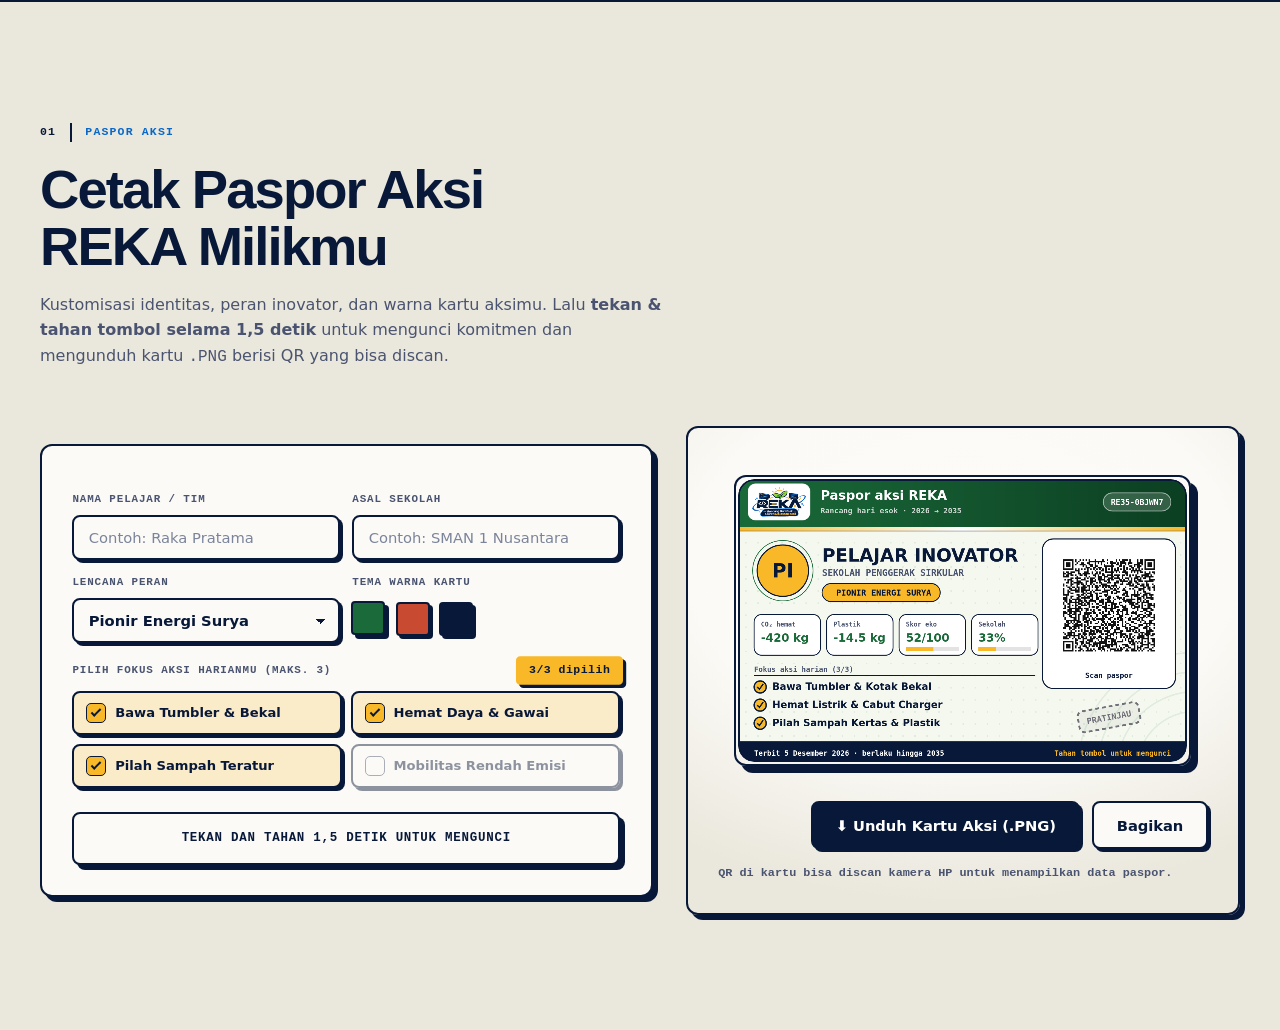
<file: 08-kartu-komitmen/preview-komitmen.html>
<!DOCTYPE html>
<html lang="id" data-era="2026">
<head>
  <meta charset="UTF-8" />
  <script>document.documentElement.classList.add('js');</script>
  <meta name="viewport" content="width=device-width, initial-scale=1.0" />
  <title>Preview: Paspor Aksi — REKA</title>
  <link rel="stylesheet" href="../shared/variables.css" />
  <link rel="stylesheet" href="../shared/base.css" />
  <link rel="stylesheet" href="../shared/buttons.css" />
  <link rel="stylesheet" href="komitmen.css" />
  <link rel="stylesheet" href="../shared/mobile.css" />
</head>
<body>
  <div id="confetti-layer" class="confetti-layer" aria-hidden="true"></div>
  <section id="komitmen" class="section section-alt">
      <div class="container">
        <div class="section-head">
          <span class="mono-tag">Paspor aksi</span>
          <h2>Cetak Paspor Aksi REKA Milikmu</h2>
          <p>Kustomisasi identitas, peran inovator, dan warna kartu aksimu. Lalu <strong>tekan & tahan tombol selama 1,5 detik</strong> untuk mengunci komitmen dan mengunduh kartu <code>.PNG</code> berisi QR yang bisa discan.</p>
        </div>

        <div class="commit-grid">
          <div class="commit-form-card">
            <div class="form-row-2">
              <div>
                <label class="field-label" for="user-name-input">Nama Pelajar / Tim</label>
                <input type="text" id="user-name-input" class="tactile-input" placeholder="Contoh: Raka Pratama" maxlength="24" />
              </div>
              <div>
                <label class="field-label" for="user-school-input">Asal Sekolah</label>
                <input type="text" id="user-school-input" class="tactile-input" placeholder="Contoh: SMAN 1 Nusantara" maxlength="26" />
              </div>
            </div>

            <div class="form-row-2">
              <div>
                <label class="field-label" for="user-role-select">Lencana Peran</label>
                <select id="user-role-select" class="tactile-input">
                  <option value=" PIONIR ENERGI SURYA"> Pionir Energi Surya</option>
                  <option value=" ARSITEK SIRKULAR"> Arsitek Sirkular</option>
                  <option value=" PENGGERAK MOBILITAS"> Penggerak Mobilitas</option>
                  <option value=" KURATOR EKOSISTEM"> Kurator Ekosistem</option>
                </select>
              </div>
              <div>
                <span class="field-label">Tema Warna Kartu</span>
                <div class="theme-dots" id="card-theme-picker">
                  <button type="button" class="theme-dot active" data-theme="emerald" style="background:#1B6B3A;" title="Zamrud 2035"></button>
                  <button type="button" class="theme-dot" data-theme="terracotta" style="background:#C84B31;" title="Terakota Bold"></button>
                  <button type="button" class="theme-dot" data-theme="obsidian" style="background:#081838;" title="Obsidian Carbon"></button>
                </div>
              </div>
            </div>

            <span class="field-label field-label-row">Pilih Fokus Aksi Harianmu (Maks. 3) <em class="habit-counter" id="habit-counter" aria-live="polite">3/3 dipilih</em></span>
            <div class="habit-options">
              <label class="habit-pill">
                <input type="checkbox" class="habit-check" value="Bawa Tumbler & Kotak Bekal" checked />
                <span> Bawa Tumbler & Bekal</span>
              </label>
              <label class="habit-pill">
                <input type="checkbox" class="habit-check" value="Hemat Listrik & Cabut Charger" checked />
                <span> Hemat Daya & Gawai</span>
              </label>
              <label class="habit-pill">
                <input type="checkbox" class="habit-check" value="Pilah Sampah Kertas & Plastik" checked />
                <span> Pilah Sampah Teratur</span>
              </label>
              <label class="habit-pill">
                <input type="checkbox" class="habit-check" value="Jalan Kaki / Sepeda Jarak Dekat" />
                <span> Mobilitas Rendah Emisi</span>
              </label>
            </div>

            <button type="button" id="hold-commit-btn" class="btn-hold-tactile" aria-label="Tekan dan tahan untuk mengunci komitmen">
              <span id="hold-fill" class="hold-fill"></span>
              <span id="hold-text" class="hold-text">Tekan dan tahan 1,5 detik untuk mengunci</span>
            </button>
          </div>

          <div class="canvas-preview-card">
            <div class="pass-stage" id="pass-stage"><div class="pass-card">
              <canvas id="action-canvas" width="1200" height="760" class="action-canvas" role="img" aria-label="Pratinjau Paspor Aksi REKA lengkap dengan kode QR"></canvas>
              <span class="pass-sheen" aria-hidden="true"></span>
            </div></div>
            <div class="canvas-actions">
              <button type="button" id="download-card-btn" class="btn-tactile btn-primary btn-magnetic" data-sfx="click">
                ⬇ Unduh Kartu Aksi (.PNG)
              </button>
              <button type="button" id="share-card-btn" class="btn-tactile btn-secondary">Bagikan</button>
            </div>
            <p class="canvas-zoom-hint">Ketuk kartu untuk memperbesar</p>
            <p class="qr-hint"> QR di kartu bisa discan kamera HP untuk menampilkan data paspor.</p>
          </div>
        </div>
      </div>
    </section>
  <script src="../shared/audio.js"></script>
  <script src="../shared/qr.js"></script>
  <script src="../shared/logo-data.js"></script>
  <script src="komitmen.js"></script>
  <script src="../shared/magnetic.js"></script>
  <script src="../shared/polish.js"></script>
</body>
</html>
</file>
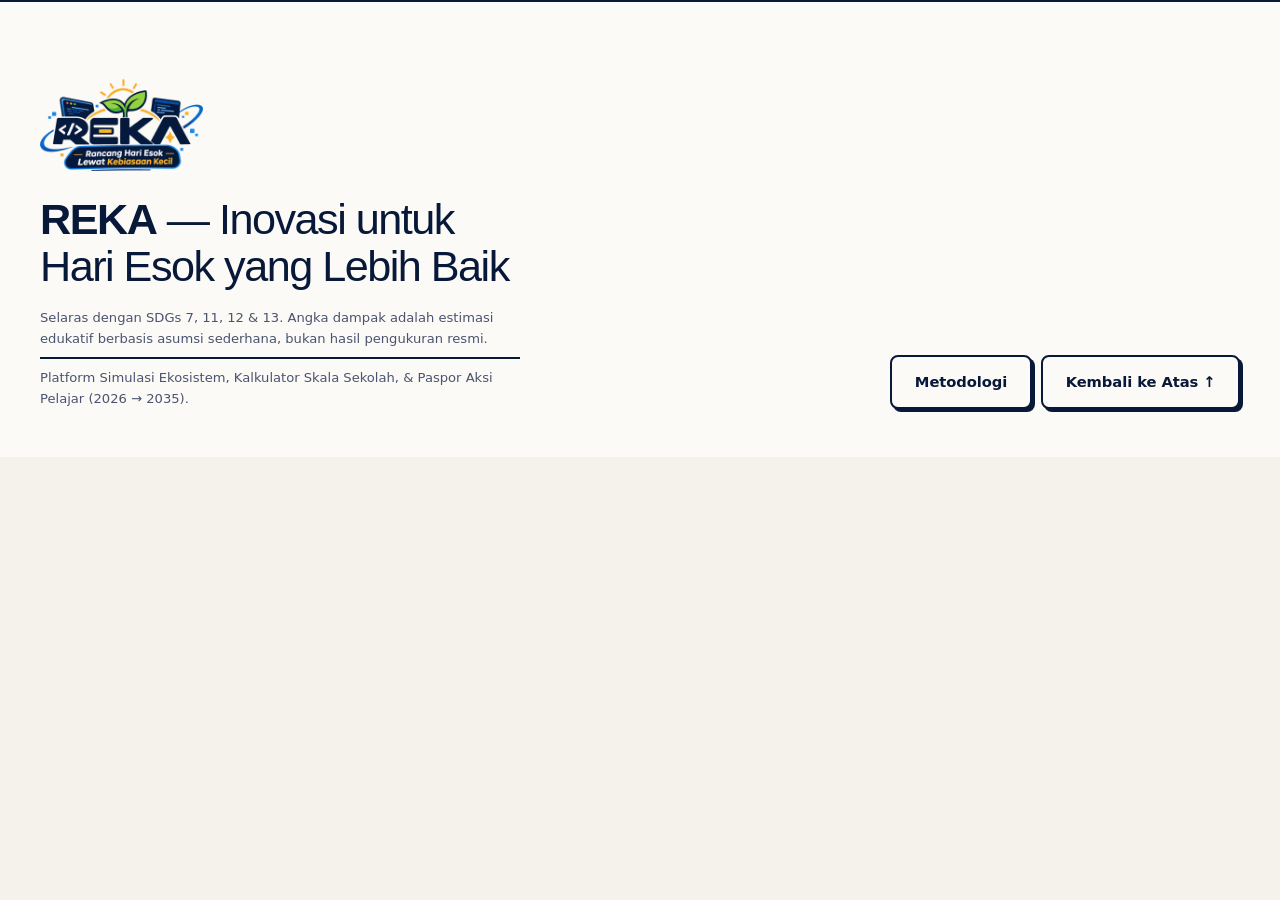
<file: 09-footer/preview-footer.html>
<!DOCTYPE html>
<html lang="id" data-era="2026">
<head>
  <meta charset="UTF-8" />
  <script>document.documentElement.classList.add('js');</script>
  <meta name="viewport" content="width=device-width, initial-scale=1.0" />
  <title>Preview: Footer — REKA</title>
  <link rel="stylesheet" href="../shared/variables.css" />
  <link rel="stylesheet" href="../shared/base.css" />
  <link rel="stylesheet" href="../shared/buttons.css" />
  <link rel="stylesheet" href="footer.css" />
  <link rel="stylesheet" href="../shared/mobile.css" />
</head>
<body>
  <div id="confetti-layer" class="confetti-layer" aria-hidden="true"></div>
  <footer class="footer">
    <div class="container footer-inner">
      <div>
        <img class="footer-logo" src="../assets/logo-reka.png" alt="REKA" width="120" height="68" />
        <strong>REKA</strong> — Inovasi untuk Hari Esok yang Lebih Baik
        <p class="footer-note">Selaras dengan SDGs 7, 11, 12 &amp; 13. Angka dampak adalah estimasi edukatif berbasis asumsi sederhana, bukan hasil pengukuran resmi.</p>
        <p class="footer-note">Platform Simulasi Ekosistem, Kalkulator Skala Sekolah, & Paspor Aksi Pelajar (2026 → 2035).</p>
      </div>
      <div class="footer-actions">
        <a href="#metodologi" class="btn-tactile btn-secondary" data-sfx="click">Metodologi</a>
        <a href="#hero" class="btn-tactile btn-secondary" data-sfx="click">Kembali ke Atas ↑</a>
      </div>
    </div>
  </footer>
  <script src="../shared/audio.js"></script>
  <script src="../shared/magnetic.js"></script>
  <script src="../shared/polish.js"></script>
</body>
</html>
</file>
<file: shared/variables.css>
:root {
  
  --navy-950: #040E22;
  --navy-900: #081838;
  --navy-800: #0E2250;
  --navy-700: #16306B;
  --blue-600: #0868C8;
  --blue-500: #1888E8;
  --blue-100: #DCEBFB;
  --amber-500: #F8B828;
  --amber-300: #FBD574;
  --amber-100: #FFF1CC;
  --leaf-500: #98D848;
  --leaf-700: #3F7A18;
  --leaf-900: #1F4A0E;

  
  --bg-paper: #F4F2EB;
  --bg-alt: #EAE7DC;
  --surface-card: #FBFAF6;
  --ink-primary: #081838;
  --ink-muted: #4A5470;
  --ink-faint: #7C849B;

  --accent-primary: #0868C8;
  --accent-secondary: #3F7A18;
  --accent-highlight: #F8B828;
  --era-badge-bg: #FFF1CC;
  --era-badge-text: #6B4700;
  --dot-color: rgba(8, 24, 56, 0.1);
  --ribbon-bg: #081838;

  
  --border-width: 2px;
  --border-thick: 2px;
  --shadow-offset: 5px;
  --shadow-sm: 3px 3px 0px var(--ink-primary);
  --shadow-md: 5px 5px 0px var(--ink-primary);
  --shadow-lg: 7px 7px 0px var(--ink-primary);
  --radius-sm: 4px;
  --radius-md: 8px;
  --radius-lg: 12px;
  --radius-pill: 6px;
  --line: #D8D4C6;
  --line-strong: #B4AE9B;
  --hairline: var(--border-width) solid var(--ink-primary);

  
  --shadow-soft: var(--shadow-sm);
  --shadow-lift: var(--shadow-md);
  --focus: #1888E8;

  
  --z-navbar: 1000;
  --z-progress: 1010;
  --nav-clearance: 132px;

  
  --font-display: 'Bricolage Grotesque', 'Helvetica Neue', 'Arial Nova', Arial, 'Segoe UI', system-ui, sans-serif;
  --font-sans: 'Plus Jakarta Sans', 'Helvetica Neue', 'Segoe UI', system-ui, -apple-system, Arial, sans-serif;
  --font-mono: 'JetBrains Mono', ui-monospace, 'SF Mono', SFMono-Regular, Menlo, Consolas, 'Liberation Mono', monospace;
  --track-display: -0.035em;

  
  --ease-out: cubic-bezier(0.16, 1, 0.3, 1);
  --dur-fast: 0.22s;
  --dur-med: 0.6s;
  --dur-slow: 0.9s;

  
  --section-pad: clamp(4.5rem, 9vw, 8rem);
  --gutter: clamp(1rem, 4vw, 2rem);
}


html[data-era="2035"] {
  --bg-paper: #EDF3E4;
  --bg-alt: #DEE9D0;
  --surface-card: #F8FBF3;
  --ink-primary: #081838;
  --ink-muted: #3F5A52;
  --ink-faint: #6F8A7C;

  --accent-primary: #2F7D1E;
  --accent-secondary: #0868C8;
  --accent-highlight: #F8B828;
  --era-badge-bg: #DDF3C2;
  --era-badge-text: #1F4A0E;
  --dot-color: rgba(47, 125, 30, 0.16);
  --ribbon-bg: #0C3324;
  --line: #C3D4B2;
  --line-strong: #9DB88A;
  --focus: #0868C8;
}
</file>
<file: shared/base.css>
*, *::before, *::after {
  box-sizing: border-box;
  margin: 0;
  padding: 0;
}

html {
  scroll-behavior: smooth;
  scroll-padding-top: var(--nav-clearance);
  font-family: var(--font-sans);
  color: var(--ink-primary);
  background-color: var(--bg-paper);
  -webkit-text-size-adjust: 100%;
  transition: background-color 0.6s var(--ease-out), color 0.35s ease;
}

body {
  line-height: 1.6;
  overflow-x: hidden;
  counter-reset: sec;
  font-variant-numeric: tabular-nums;
  -webkit-font-smoothing: antialiased;
  -moz-osx-font-smoothing: grayscale;
  text-rendering: optimizeLegibility;
}

a { color: inherit; text-decoration: none; }
img, svg, canvas { max-width: 100%; }
::selection { background: var(--amber-500); color: var(--navy-900); }


h1, h2, h3, h4 {
  font-family: var(--font-display);
  letter-spacing: var(--track-display);
  font-optical-sizing: auto;
  text-wrap: balance;
}
p { text-wrap: pretty; }

.container {
  width: min(1200px, 100% - var(--gutter) * 2);
  margin: 0 auto;
  position: relative;
}

.section {
  padding: var(--section-pad) 0;
  transition: background-color 0.6s var(--ease-out);
}

.section-alt {
  background-color: var(--bg-alt);
  border-top: var(--border-thick) solid var(--ink-primary);
  border-bottom: var(--border-thick) solid var(--ink-primary);
}

.section-head {
  max-width: 760px;
  margin-bottom: clamp(2rem, 4.5vw, 3.5rem);
}

.section-head h2 {
  font-size: clamp(2rem, 4.4vw, 3.4rem);
  font-weight: 700;
  line-height: 1.04;
  margin: 0.9rem 0 1rem;
}

.section-head p {
  color: var(--ink-muted);
  font-size: clamp(1rem, 1.2vw, 1.12rem);
  max-width: 62ch;
}


.section-head .mono-tag { counter-increment: sec; }
.section-head .mono-tag::before {
  content: counter(sec, decimal-leading-zero);
  display: inline-block;
  margin-right: 0.85rem;
  padding-right: 0.85rem;
  border-right: 2px solid var(--ink-primary);
  color: var(--ink-primary);
}

.mono-num, .mono-tag, .mono-pill { font-family: var(--font-mono); }
.mono-num { font-variant-numeric: tabular-nums; font-feature-settings: 'tnum' 1, 'zero' 0; letter-spacing: -0.02em; }

.mono-tag {
  display: inline-block;
  font-size: 0.72rem;
  font-weight: 700;
  letter-spacing: 0.1em;
  text-transform: uppercase;
  color: var(--accent-primary);
  margin-bottom: 0.4rem;
}

.metric-tag, .result-label {
  font-family: var(--font-mono);
  font-size: 0.7rem;
  font-weight: 700;
  letter-spacing: 0.08em;
  text-transform: uppercase;
}

.status-pill {
  display: inline-block;
  padding: 0.28rem 0.7rem;
  font-family: var(--font-mono);
  font-size: 0.68rem;
  font-weight: 700;
  letter-spacing: 0.06em;
  text-transform: uppercase;
  background: var(--accent-highlight);
  color: var(--navy-900);
  border: 2px solid var(--ink-primary);
  border-radius: var(--radius-sm);
  box-shadow: 2px 2px 0 var(--ink-primary);
  transition: background-color 0.3s ease;
}

.confetti-layer { position: fixed; inset: 0; pointer-events: none; z-index: 1005; }


.era-ribbon {
  background: var(--ribbon-bg);
  color: rgba(255, 255, 255, 0.82);
  font-family: var(--font-mono);
  font-size: 0.7rem;
  letter-spacing: 0.02em;
  padding: 0.5rem var(--gutter);
  text-align: center;
  transition: background-color 0.6s var(--ease-out);
}
.era-ribbon strong { color: var(--amber-500); font-weight: 700; }


@keyframes spinTurbine { from { transform: rotate(0deg); } to { transform: rotate(360deg); } }
@keyframes floatCloud { 0%, 100% { transform: translateX(0); } 50% { transform: translateX(10px); } }
@keyframes floatSlow { 0%, 100% { transform: translateY(0); } 50% { transform: translateY(-5px); } }
.spin-slow { animation: spinTurbine 8s linear infinite; }
.spin-medium { animation: spinTurbine 4.5s linear infinite; }
.spin-fast { animation: spinTurbine 1.7s linear infinite; }
.float-cloud { animation: floatCloud 5.5s ease-in-out infinite; }
.float-bob { animation: floatSlow 3.5s ease-in-out infinite; }


.skip-link {
  position: absolute;
  left: 0.75rem;
  top: -4rem;
  z-index: 1100;
  padding: 0.6rem 1rem;
  background: var(--ink-primary);
  color: #fff;
  font-weight: 700;
  border-radius: var(--radius-sm);
  transition: top 0.2s var(--ease-out);
}
.skip-link:focus { top: 0.75rem; }

:focus-visible {
  outline: 3px solid var(--focus);
  outline-offset: 3px;
}

use { transition: opacity 0.7s ease; }


.js .rv {
  opacity: 0;
  translate: 0 28px;
  transition: opacity var(--dur-slow) var(--ease-out), translate var(--dur-slow) var(--ease-out);
  transition-delay: calc(var(--i, 0) * 70ms);
  will-change: opacity, translate;
}
.js .rv.in { opacity: 1; translate: 0 0; will-change: auto; }


[data-spine]::before {
  content: '';
  position: absolute;
  left: max(6px, calc(50% - 600px - 1.35rem));
  top: calc(var(--section-pad) + 0.4rem);
  bottom: calc(var(--section-pad) + 0.4rem);
  width: 1px;
  background: var(--line);
  z-index: 1;
}
[data-spine]::after {
  content: '';
  position: absolute;
  left: max(6px, calc(50% - 600px - 1.35rem));
  top: calc(var(--section-pad) + 0.4rem);
  bottom: calc(var(--section-pad) + 0.4rem);
  width: 1px;
  background: var(--accent-primary);
  transform-origin: top;
  transform: scaleY(var(--sp, 0));
  z-index: 1;
}
[data-spine] { position: relative; }

@media (prefers-reduced-motion: reduce) {
  *, *::before, *::after {
    animation-duration: 0.01ms !important;
    animation-iteration-count: 1 !important;
    transition-duration: 0.01ms !important;
    transition-delay: 0ms !important;
    scroll-behavior: auto !important;
  }
  .js .rv { opacity: 1; translate: 0 0; }
}
@media print { .js .rv { opacity: 1; translate: 0 0; } }
</file>
<file: shared/buttons.css>
.btn-tactile {
  position: relative;
  display: inline-flex;
  align-items: center;
  justify-content: center;
  gap: 0.6rem;
  padding: 0.85rem 1.4rem;
  font-family: var(--font-sans);
  font-weight: 700;
  font-size: 0.92rem;
  letter-spacing: -0.005em;
  border: 2.5px solid var(--ink-primary);
  border-radius: var(--radius-md);
  box-shadow: var(--shadow-sm);
  cursor: pointer;
  user-select: none;
  -webkit-user-select: none;
  touch-action: manipulation;
  transition: transform 0.12s ease-out, background-color 0.15s ease, color 0.15s ease, box-shadow 0.12s ease-out;
}

.btn-primary { background-color: var(--navy-900); color: #fff; }
.btn-primary:hover { background-color: var(--blue-600); }
html[data-era="2035"] .btn-primary:hover { background-color: var(--leaf-700); }

.btn-secondary {
  background-color: var(--surface-card);
  color: var(--ink-primary);
}
.btn-secondary:hover { background-color: var(--blue-100); }

.btn-accent { background-color: var(--amber-500); color: var(--navy-900); }
.btn-accent:hover { background-color: var(--amber-300); }

.btn-sm { padding: 0.5rem 0.95rem; font-size: 0.8rem; }
.btn-full { width: 100%; }

.btn-tactile:hover { transform: translate(-2px, -2px); box-shadow: 5px 5px 0px var(--ink-primary); }
.btn-tactile:active { transform: translate(3px, 3px); box-shadow: 0px 0px 0px var(--ink-primary); transition-duration: 0.05s; }

.btn-icon-tactile {
  display: inline-flex;
  align-items: center;
  justify-content: center;
  gap: 0.4rem;
  padding: 0.45rem 0.75rem;
  min-height: 36px;
  font-family: var(--font-mono);
  font-size: 0.7rem;
  font-weight: 700;
  letter-spacing: 0.06em;
  text-transform: uppercase;
  background: var(--surface-card);
  color: var(--ink-primary);
  border: 2.5px solid var(--ink-primary);
  border-radius: var(--radius-md);
  box-shadow: var(--shadow-sm);
  cursor: pointer;
  touch-action: manipulation;
  transition: transform 0.12s ease-out, background-color 0.15s ease, box-shadow 0.12s ease-out;
}
.btn-icon-tactile:hover { transform: translate(-2px, -2px); box-shadow: 5px 5px 0px var(--ink-primary); background: var(--amber-100); }
.btn-icon-tactile:active { transform: translate(3px, 3px); box-shadow: 0px 0px 0px var(--ink-primary); }
.btn-icon-tactile[aria-pressed="true"], .btn-icon-tactile.on { background: var(--amber-500); }


.word-rotator-btn {
  display: inline-block;
  max-width: 100%;
  margin-top: 0.15em;
  padding: 0.02em 0.28em 0.08em;
  font-family: inherit;
  font-size: inherit;
  font-weight: inherit;
  letter-spacing: inherit;
  line-height: 1.08;
  color: var(--navy-900);
  background: var(--accent-highlight);
  border: 3px solid var(--ink-primary);
  border-radius: var(--radius-md);
  box-shadow: var(--shadow-sm);
  cursor: pointer;
  text-align: left;
  transition: transform 0.12s ease-out, box-shadow 0.12s ease-out, background-color 0.2s ease;
}
.word-rotator-btn:hover { transform: translate(-2px, -2px); box-shadow: 5px 5px 0 var(--ink-primary); }
.word-rotator-btn:active { transform: translate(3px, 3px); box-shadow: 0 0 0 var(--ink-primary); }


.btn-hold-tactile {
  position: relative;
  width: 100%;
  margin-top: 1.5rem;
  padding: 1.1rem 1.2rem;
  background: var(--surface-card);
  color: var(--ink-primary);
  border: 2.5px solid var(--ink-primary);
  border-radius: var(--radius-md);
  box-shadow: var(--shadow-md);
  font-family: var(--font-mono);
  font-weight: 700;
  font-size: 0.78rem;
  letter-spacing: 0.06em;
  text-transform: uppercase;
  overflow: hidden;
  cursor: pointer;
  user-select: none;
  -webkit-user-select: none;
  touch-action: manipulation;
  transition: transform 0.12s ease-out, box-shadow 0.12s ease-out, background-color 0.3s ease, color 0.3s ease;
}
.btn-hold-tactile:hover { transform: translate(-2px, -2px); box-shadow: 8px 8px 0 var(--ink-primary); }
.btn-hold-tactile:active { transform: translate(4px, 4px); box-shadow: 0 0 0 var(--ink-primary); }
.hold-fill { position: absolute; inset: 0; width: 0%; background: var(--accent-highlight); z-index: 1; pointer-events: none; }
.hold-text { position: relative; z-index: 2; }
.btn-hold-tactile.committed { background: var(--leaf-700); color: #fff; }


.tactile-slider {
  --p: 0%;
  --half: 12px;
  -webkit-appearance: none;
  appearance: none;
  display: block;
  width: 100%;
  height: 28px;
  margin: 0.2rem 0;
  background: transparent;
  outline: none;
  cursor: pointer;
  touch-action: pan-y;
}
.tactile-slider::-webkit-slider-runnable-track {
  height: 10px;
  border: 2.5px solid var(--ink-primary);
  border-radius: var(--radius-sm);
  background: linear-gradient(to right, var(--accent-highlight) 0 var(--p), var(--surface-card) var(--p) 100%);
}
.tactile-slider::-moz-range-track { height: 10px; box-sizing: border-box; border: 2.5px solid var(--ink-primary); border-radius: var(--radius-sm); background: var(--surface-card); }
.tactile-slider::-moz-range-progress { height: 5px; border-radius: 2px; background: var(--accent-highlight); }

.tactile-slider::-webkit-slider-thumb {
  -webkit-appearance: none;
  appearance: none;
  width: 24px;
  height: 28px;
  margin-top: -12px;
  background: var(--surface-card);
  border: 2.5px solid var(--ink-primary);
  border-radius: var(--radius-sm);
  box-shadow: var(--shadow-sm);
  cursor: grab;
  transition: transform 0.12s ease-out, box-shadow 0.12s ease-out, background-color 0.15s ease;
}
.tactile-slider::-moz-range-thumb {
  box-sizing: border-box;
  width: 24px;
  height: 28px;
  background: var(--surface-card);
  border: 2.5px solid var(--ink-primary);
  border-radius: var(--radius-sm);
  box-shadow: var(--shadow-sm);
  cursor: grab;
}
.tactile-slider:hover::-webkit-slider-thumb { transform: translate(-2px, -2px); box-shadow: 5px 5px 0 var(--ink-primary); }
.tactile-slider:active::-webkit-slider-thumb { cursor: grabbing; background: var(--amber-500); transform: translate(3px, 3px); box-shadow: 0 0 0 var(--ink-primary); }
.tactile-slider:hover::-moz-range-thumb { transform: translate(-2px, -2px); box-shadow: 5px 5px 0 var(--ink-primary); }
.tactile-slider:active::-moz-range-thumb { cursor: grabbing; background: var(--amber-500); transform: translate(3px, 3px); box-shadow: 0 0 0 var(--ink-primary); }
.tactile-slider:focus-visible::-webkit-slider-thumb { outline: 3px solid var(--focus); outline-offset: 3px; }
.tactile-slider:focus-visible::-moz-range-thumb { outline: 3px solid var(--focus); outline-offset: 3px; }
.tactile-slider:focus-visible { outline: none; }


.slider-ticks span { transition: color 0.25s ease, transform 0.4s var(--ease-out); }
.slider-ticks span.is-active { color: var(--ink-primary); font-weight: 700; }


.tactile-input {
  width: 100%;
  padding: 0.75rem 0.9rem;
  font-family: var(--font-sans);
  font-size: 0.92rem;
  font-weight: 600;
  color: var(--ink-primary);
  background: var(--surface-card);
  border: 2.5px solid var(--ink-primary);
  border-radius: var(--radius-md);
  box-shadow: var(--shadow-sm);
  transition: transform 0.12s ease-out, box-shadow 0.12s ease-out, background-color 0.15s ease;
}
.tactile-input:hover { background: var(--amber-100); }
.tactile-input:focus { outline: 3px solid var(--focus); outline-offset: 2px; transform: translate(-1px, -1px); box-shadow: 4px 4px 0 var(--ink-primary); }
.tactile-input::placeholder { color: var(--ink-faint); font-weight: 500; }
select.tactile-input { appearance: none; -webkit-appearance: none; padding-right: 2.2rem; cursor: pointer;
  background-image: linear-gradient(45deg, transparent 50%, var(--ink-primary) 50%), linear-gradient(135deg, var(--ink-primary) 50%, transparent 50%);
  background-position: calc(100% - 17px) 55%, calc(100% - 12px) 55%;
  background-size: 5px 5px, 5px 5px;
  background-repeat: no-repeat; }
</file>
<file: 01-navbar/navbar.css>
.progress-track {
  position: fixed;
  top: 0;
  left: 0;
  width: 100%;
  height: 6px;
  background: var(--ink-primary);
  z-index: var(--z-progress);
  pointer-events: none;
}
.progress-fill {
  height: 100%;
  width: 100%;
  background: var(--accent-primary);
  transform-origin: left center;
  transform: scaleX(0);
  will-change: transform;
}

.navbar-wrap {
  position: sticky;
  top: 0;
  z-index: var(--z-navbar);
  padding: 14px var(--gutter) 10px;
  margin-top: 0;
  
  background: var(--bg-paper);
  transition: background-color 0.6s var(--ease-out);
}
.navbar-wrap::after {
  content: '';
  position: absolute;
  left: 0; right: 0; bottom: 0;
  height: 0;
}

.navbar {
  position: relative;
  max-width: 1200px;
  margin: 0 auto;
  padding: 0.4rem 0.6rem 0.4rem 0.9rem;
  min-height: 66px;
  background: var(--surface-card);
  border: var(--border-width) solid var(--ink-primary);
  border-radius: var(--radius-lg);
  box-shadow: 4px 4px 0px var(--ink-primary);
  display: flex;
  align-items: center;
  justify-content: space-between;
  gap: 0.85rem;
  transition: background-color 0.4s ease;
}

.brand { display: inline-flex; align-items: center; justify-content: center; flex-shrink: 0; height: 50px; padding: 3px 6px; line-height: 0; }
.brand-logo { display: block; height: 44px; width: auto; max-height: 100%; object-fit: contain; object-position: center; transition: transform 0.5s var(--ease-out); }
.brand:hover .brand-logo { transform: translateY(-1px); }

.nav-links {
  position: relative;
  display: flex;
  gap: 0.15rem;
  font-weight: 600;
  font-size: 0.84rem;
}
.nav-links a {
  position: relative;
  padding: 0.5rem 0.75rem;
  border: 2px solid transparent;
  border-radius: var(--radius-sm);
  color: var(--ink-primary);
  transition: background-color 0.15s ease, border-color 0.15s ease, transform 0.15s ease;
}
.nav-links a:hover { background: var(--amber-100); border-color: var(--ink-primary); }
.nav-links a.active-link { background: var(--amber-500); border-color: var(--ink-primary); }


.nav-indicator {
  position: absolute;
  left: 0;
  bottom: -8px;
  width: 1px;
  height: 3px;
  background: var(--accent-primary);
  transform-origin: left center;
  transform: translateX(0) scaleX(0);
  opacity: 0;
  transition: transform 0.55s var(--ease-out), opacity 0.3s ease, background-color 0.4s ease;
  pointer-events: none;
}
.nav-indicator.on { opacity: 1; }

.nav-controls { display: flex; align-items: center; gap: 0.5rem; flex-shrink: 0; }


.morph-switcher {
  position: relative;
  display: inline-grid;
  grid-template-columns: 1fr 1fr;
  background: var(--bg-alt);
  border: 2.5px solid var(--ink-primary);
  border-radius: var(--radius-md);
  box-shadow: var(--shadow-sm);
  padding: 3px;
}
.morph-thumb {
  position: absolute;
  top: 3px;
  left: 3px;
  width: calc(50% - 3px);
  height: calc(100% - 6px);
  background: var(--navy-900);
  border-radius: var(--radius-sm);
  transition: transform 0.4s var(--ease-out), background-color 0.4s ease;
  z-index: 1;
}
html[data-era="2035"] .morph-thumb { transform: translateX(100%); background: var(--leaf-700); }

.mode-btn {
  position: relative;
  z-index: 2;
  min-height: 30px;
  background: none;
  border: none;
  padding: 0.28rem 0.85rem;
  font-family: var(--font-mono);
  font-size: 0.76rem;
  font-weight: 700;
  cursor: pointer;
  color: var(--ink-muted);
  transition: color 0.3s ease;
}
.mode-btn.active { color: #fff; }

.show-mobile { display: none; }

#audio-icon { display: inline-flex; width: 16px; height: 16px; }
#audio-icon svg { width: 16px; height: 16px; }


@media (max-width: 920px) {
  .nav-links {
    position: absolute;
    top: calc(100% + 8px);
    left: 0;
    right: 0;
    flex-direction: column;
    gap: 0;
    padding: 0.6rem;
    background: var(--surface-card);
    border: var(--border-width) solid var(--ink-primary);
    border-radius: var(--radius-lg);
    box-shadow: var(--shadow-md);
    font-size: 1rem;
    opacity: 0;
    visibility: hidden;
    pointer-events: none;
    transform: translateY(-10px) scale(0.985);
    transform-origin: top center;
    transition: opacity 0.35s var(--ease-out), transform 0.5s var(--ease-out), visibility 0s linear 0.35s;
  }
  .nav-links.open {
    opacity: 1;
    visibility: visible;
    pointer-events: auto;
    transform: none;
    transition-delay: 0s;
  }
  .nav-links a {
    min-height: 48px;
    display: flex;
    align-items: center;
    padding: 0 1rem;
    border-radius: var(--radius-md);
    opacity: 0;
    transform: translateY(6px);
    transition: opacity 0.4s var(--ease-out), transform 0.5s var(--ease-out), color 0.25s ease, background-color 0.2s ease;
  }
  .nav-links.open a { opacity: 1; transform: none; }
  .nav-links.open a:nth-child(1) { transition-delay: 40ms; }
  .nav-links.open a:nth-child(2) { transition-delay: 80ms; }
  .nav-links.open a:nth-child(3) { transition-delay: 120ms; }
  .nav-links.open a:nth-child(4) { transition-delay: 160ms; }
  .nav-links.open a:nth-child(5) { transition-delay: 200ms; }
  .nav-links.open a:nth-child(6) { transition-delay: 240ms; }
  .nav-links a.active-link { background: var(--amber-500); }
  .nav-indicator { display: none; }

  .show-mobile { display: inline-flex; }
  .hide-mobile { display: none; }
}

@media (max-width: 480px) {
  .brand-logo { height: 38px; }
  .brand { height: 44px; padding: 3px 4px; }
  .nav-controls { gap: 0.35rem; }
  .navbar { padding-left: 0.8rem; padding-right: 0.4rem; }
  .mode-btn { padding-left: 0.65rem; padding-right: 0.65rem; }
}
</file>
<file: 02-hero/hero.css>
.hero-section {
  position: relative;
  isolation: isolate;
  overflow: hidden;
  padding: clamp(1.45rem, 2.4vw, 2.45rem) 0 clamp(1.7rem, 3vw, 2.8rem);
  background: #f7f4e9;
}
.hero-section::before {
  content: "";
  position: absolute;
  inset: 0;
  z-index: -1;
  background-image: linear-gradient(90deg, rgba(248, 246, 235, .98) 0%, rgba(248, 246, 235, .94) 33%, rgba(248, 246, 235, .72) 49%, rgba(248, 246, 235, .08) 77%), url("../assets/reka-hero-city-2d.webp");
  background-size: cover, min(86vw, 1450px) auto;
  background-repeat: no-repeat;
  background-position: center, right bottom;
  opacity: 1;
}
.hero-grid {
  position: relative;
  z-index: 1;
  display: grid;
  grid-template-columns: minmax(0, .96fr) minmax(0, 1.04fr);
  align-items: center;
  gap: clamp(1.25rem, 2.5vw, 2.8rem);
  width: min(1468px, calc(100% - var(--gutter) * 2));
  max-width: 1468px;
  margin: 0 auto;
}
.hero-content { min-width: 0; padding: .25rem 0 .45rem; }
.tag-pill {
  display: inline-flex;
  align-items: center;
  gap: .62rem;
  padding: .52rem 1rem;
  margin-bottom: 1rem;
  background: rgba(255, 255, 255, .72);
  color: #183b22;
  border: 1px solid #9db58c;
  border-radius: 999px;
  box-shadow: 0 2px 0 rgba(8, 24, 56, .12);
  font-family: var(--font-sans);
  font-size: .74rem;
  font-weight: 800;
  letter-spacing: .055em;
}
.dot-live { width: 9px; height: 9px; flex: 0 0 9px; border-radius: 50%; background: #4d9a31; }
.dot-live::after { display: none; }
.hero-title {
  display: flex;
  flex-direction: column;
  align-items: flex-start;
  gap: .1em;
  margin: 0 0 1rem;
  color: #081a35;
  font-size: clamp(2.75rem, 4.7vw, 5.35rem);
  font-weight: 800;
  line-height: .94;
  letter-spacing: -.06em;
}
.hero-title-line { display: block; max-width: 10ch; }
.word-rotator-btn {
  display: inline-flex;
  width: fit-content;
  max-width: 100%;
  align-items: center;
  margin-top: .04em;
  padding: .045em .17em .07em;
  border: 2px solid #101d32;
  border-radius: 10px;
  background: #ffc20f;
  color: #081a35;
  box-shadow: 0 3px 0 rgba(8, 24, 56, .2);
  font: inherit;
  font-size: .9em;
  font-weight: 800;
  line-height: 1.06;
  letter-spacing: -.055em;
  text-align: left;
  cursor: pointer;
  transition: background-color .25s ease, transform .18s ease;
}
.word-rotator-btn:hover { background: #ffd34c; transform: translateY(-1px); }
.hero-desc {
  max-width: 50ch;
  margin: 0 0 1.35rem;
  color: #15243a;
  font-size: clamp(.98rem, 1.15vw, 1.13rem);
  font-weight: 550;
  line-height: 1.55;
}
.hero-cta-row { display: flex; flex-wrap: wrap; gap: .75rem; margin: 0; }
.hero-cta-row .btn-tactile {
  min-height: 52px;
  padding: .78rem 1.25rem;
  border-radius: 17px;
  box-shadow: 0 3px 0 rgba(8, 24, 56, .16);
  font-size: .91rem;
  font-weight: 800;
}
.hero-cta-row .btn-primary { background: #081a35; border-color: #081a35; color: #fff; }
.hero-cta-row .btn-secondary { background: rgba(255, 255, 255, .78); border-color: #081a35; color: #081a35; }
.hero-metrics {
  display: grid;
  grid-template-columns: repeat(3, minmax(0, 1fr));
  gap: 0;
  margin-top: clamp(1.45rem, 2.3vw, 2.1rem);
  padding: .8rem .7rem;
  border: 1.5px solid #b7c49e;
  border-radius: 18px;
  background: rgba(255, 253, 245, .88);
  box-shadow: 0 4px 14px rgba(33, 53, 29, .08);
}
.metric-chip {
  position: relative;
  display: grid;
  grid-template-columns: 34px minmax(0, 1fr);
  grid-template-rows: auto auto;
  column-gap: .48rem;
  align-content: center;
  min-width: 0;
  padding: .15rem .6rem;
}
.metric-chip + .metric-chip { border-left: 1px solid #b7bcae; padding-left: .8rem; }
.metric-icon { grid-column: 1; grid-row: 1 / 3; align-self: center; font-size: 1.55rem; line-height: 1; }
.metric-tag { grid-column: 2; grid-row: 1; color: #455445; font-family: var(--font-sans); font-size: .62rem; font-weight: 700; letter-spacing: 0; text-transform: none; line-height: 1.2; }
.metric-chip .mono-num { grid-column: 2; grid-row: 2; margin: .12rem 0 0; color: #081a35; font-size: clamp(1.15rem, 1.8vw, 1.65rem); font-weight: 800; line-height: 1.08; }
.metric-label { display: none; }
.hero-visual-column { min-width: 0; display: flex; flex-direction: column; gap: .82rem; }
.hero-visual-card {
  position: relative;
  display: block;
  min-height: 0;
  width: 100%;
  overflow: hidden;
  border: 2px solid #15243a;
  border-radius: 20px;
  background: #cce8e9;
  box-shadow: 0 10px 28px rgba(8, 24, 56, .14);
}
.hero-map-art { display: block; width: 100%; height: auto; aspect-ratio: 720 / 522; object-fit: cover; }
.map-image-link { position: absolute; left: 0; right: 0; bottom: 0; height: 17%; border-radius: 0 0 18px 18px; }
.hero-pillar-banner {
  display: flex;
  align-items: center;
  gap: .8rem;
  min-height: 82px;
  padding: .8rem 1rem;
  border: 1.5px solid #b6c19f;
  border-radius: 18px;
  background: rgba(255, 253, 245, .96);
  color: #081a35;
  box-shadow: 0 5px 12px rgba(25, 47, 25, .08);
}
.banner-leaf { display: grid; place-items: center; width: 42px; height: 42px; flex: 0 0 42px; border-radius: 50%; background: #e6f2d9; color: #357d28; font-size: 1.55rem; }
.banner-copy { display: flex; flex-direction: column; gap: .08rem; min-width: 0; }
.banner-copy strong { font-size: clamp(.9rem, 1.1vw, 1.08rem); font-weight: 800; line-height: 1.25; }
.banner-copy small { color: #415044; font-size: .8rem; line-height: 1.25; }
.banner-action { display: inline-flex; align-items: center; gap: .5rem; margin-left: auto; padding: .72rem .95rem; border-radius: 13px; background: #081a35; color: #fff; white-space: nowrap; font-size: .8rem; font-weight: 800; }
.pilar-preview-strip { padding: 0 0 clamp(1.2rem, 2.5vw, 2.2rem); background: #f7f4e9; }
.pilar-preview-strip .container { width: min(1468px, calc(100% - var(--gutter) * 2)); max-width: 1468px; }
.pilar-preview-link { display: block; overflow: hidden; border-radius: 14px; }
.pilar-preview-link img { display: block; width: 100%; height: auto; }

@media (max-width: 1050px) {
  .hero-grid { grid-template-columns: minmax(0, 1fr) minmax(0, .95fr); gap: 1.2rem; }
  .hero-title { font-size: clamp(2.55rem, 5.3vw, 4.1rem); }
  .hero-metrics { grid-template-columns: 1fr; padding: .55rem .8rem; }
  .metric-chip { padding: .45rem .2rem; }
  .metric-chip + .metric-chip { padding-left: .2rem; border-left: 0; border-top: 1px solid #b7bcae; }
}
@media (max-width: 760px) {
  .hero-section { padding-top: 1.2rem; }
  .hero-section::before { background-image: linear-gradient(180deg, rgba(248, 246, 235, .98) 0%, rgba(248, 246, 235, .92) 56%, rgba(248, 246, 235, .54) 100%), url("../assets/reka-hero-city-2d.webp"); background-size: cover, auto 100%; background-position: center, right bottom; }
  .hero-grid { grid-template-columns: 1fr; gap: 1.3rem; }
  .hero-title { font-size: clamp(2.5rem, 10vw, 4.15rem); }
  .hero-title-line { max-width: 11ch; }
  .hero-desc { max-width: 56ch; }
  .hero-metrics { grid-template-columns: repeat(3, minmax(0, 1fr)); }
  .metric-chip { grid-template-columns: 1fr; text-align: center; justify-items: center; padding: .45rem .25rem; }
  .metric-icon { grid-column: 1; grid-row: 1; font-size: 1.25rem; margin-bottom: .2rem; }
  .metric-tag { grid-column: 1; grid-row: 2; font-size: .58rem; }
  .metric-chip .mono-num { grid-column: 1; grid-row: 3; font-size: 1.2rem; }
  .metric-chip + .metric-chip { border-top: 0; border-left: 1px solid #b7bcae; padding-left: .25rem; }
  .hero-visual-column { gap: .55rem; }
  .hero-pillar-banner { min-height: 70px; flex-wrap: wrap; }
  .banner-action { margin-left: auto; padding: .62rem .75rem; }
}
@media (max-width: 480px) {
  .hero-cta-row .btn-tactile { flex: 1 1 calc(50% - .4rem); min-width: 0; justify-content: center; padding-inline: .7rem; font-size: .82rem; }
  .hero-metrics { padding-inline: .3rem; }
  .metric-chip { padding-inline: .12rem; }
  .metric-tag { font-size: .52rem; }
  .banner-copy { flex: 1 1 calc(100% - 60px); }
  .banner-action { margin-left: 3.1rem; }
}
</file>
<file: 03-simulator/simulator.css>
.preset-bar {
  display: flex;
  align-items: center;
  flex-wrap: wrap;
  gap: 0.5rem;
  margin-bottom: 1.75rem;
}
.preset-bar .mono-tag { margin-right: 0.5rem; color: var(--ink-muted); }

.simulator-layout {
  display: grid;
  grid-template-columns: minmax(0, 1.2fr) minmax(0, 0.8fr);
  gap: clamp(1rem, 2.4vw, 2rem);
  align-items: start;
}

.sim-stage-card, .sim-controls-card {
  background: var(--surface-card);
  border: var(--border-width) solid var(--ink-primary);
  border-radius: var(--radius-lg);
  padding: clamp(1rem, 2vw, 1.6rem);
  transition: background-color 0.5s ease;
}

.sim-hud-top {
  display: grid;
  grid-template-columns: auto 1fr auto;
  align-items: center;
  gap: 0.5rem 1rem;
  margin-bottom: 1rem;
}

.hud-badge { display: flex; flex-direction: column; gap: 0.1rem; font-size: 0.7rem; font-weight: 700; color: var(--ink-muted); text-transform: uppercase; letter-spacing: 0.08em; font-family: var(--font-mono); }
.hud-badge strong { font-size: clamp(1.9rem, 3.4vw, 2.6rem); color: var(--ink-primary); line-height: 1; letter-spacing: -0.04em; text-transform: none; }

#era-bonus-pill { justify-self: start; }


.score-meter {
  grid-column: 1 / -1;
  position: relative;
  height: 6px;
  border-radius: 3px;
  background: repeating-linear-gradient(to right, var(--line-strong) 0 1px, transparent 1px 10%) , var(--bg-alt);
  overflow: hidden;
}
.score-meter i {
  position: absolute;
  inset: 0;
  background: var(--accent-primary);
  transform-origin: left center;
  transform: scaleX(calc(var(--score, 50) / 100));
  transition: transform 0.7s var(--ease-out), background-color 0.4s ease;
}

.mono-pill {
  display: inline-block;
  padding: 0.28rem 0.65rem;
  font-size: 0.68rem;
  font-weight: 700;
  letter-spacing: 0.04em;
  color: var(--ink-primary);
  background: var(--bg-alt);
  border: 2px solid var(--ink-primary);
  border-radius: var(--radius-sm);
}

.city-svg {
  width: 100%;
  height: auto;
  border-radius: var(--radius-md);
  display: block;
}

.sim-results-bar {
  display: grid;
  grid-template-columns: 1fr 1fr;
  margin-top: 1.1rem;
  border-top: var(--border-thick) solid var(--ink-primary);
}

.result-box {
  padding: 0.95rem 0 0.2rem;
  display: flex;
  flex-direction: column;
  min-width: 0;
}
.result-box + .result-box { padding-left: 1.2rem; border-left: 2px solid var(--ink-primary); }

.result-label { color: var(--ink-muted); }
.result-box .mono-num {
  font-size: clamp(1.25rem, 2.2vw, 1.75rem);
  font-weight: 700;
  color: var(--ink-primary);
  margin: 0.4rem 0 0.2rem;
  white-space: nowrap;
}
.result-sub { font-size: 0.78rem; color: var(--ink-muted); font-weight: 500; }

.control-group { padding: 1.15rem 0; border-bottom: 2px solid var(--ink-primary); }
.control-group:first-child { padding-top: 0.2rem; }
.control-group:last-of-type { border-bottom: 0; }

.control-label-row {
  display: flex;
  justify-content: space-between;
  align-items: center;
  gap: 0.75rem;
  font-weight: 700;
  font-size: 0.92rem;
  margin-bottom: 0.4rem;
}

.slider-ticks {
  display: flex;
  justify-content: space-between;
  gap: 0.4rem;
  font-size: 0.68rem;
  line-height: 1.25;
  color: var(--ink-faint);
  margin-top: 0.2rem;
}
.slider-ticks span { flex: 1 1 0; }
.slider-ticks span:first-child { text-align: left; }
.slider-ticks span:last-child { text-align: right; }
.slider-ticks span:not(:first-child):not(:last-child) { text-align: center; }

.sim-controls-card .btn-full { margin-top: 0.75rem; }

@media (max-width: 960px) {
  .simulator-layout { grid-template-columns: 1fr; }
}

@media (max-width: 680px) {
  .sim-stage-card { position: sticky; top: calc(var(--nav-clearance) - 20px); z-index: 20; }
  .sim-hud-top { grid-template-columns: auto 1fr; }
  #score-badge { justify-self: end; }
  #era-bonus-pill { grid-column: 1 / -1; }
}


.sim-stage-card, .sim-controls-card { box-shadow: var(--shadow-md); border-radius: var(--radius-lg); }
.mono-pill { box-shadow: var(--shadow-sm); background: var(--amber-100); }
.result-box .mono-num, .metric-chip .mono-num { font-variant-numeric: tabular-nums; font-feature-settings: 'tnum' 1; }
</file>
<file: 04-bandingkan-kota/scrubber.css>
.scrubber-toolbar {
  display: flex;
  gap: 0.5rem;
  flex-wrap: wrap;
  margin-bottom: 1.1rem;
}

.ba-stage {
  --pos: 50%;
  position: relative;
  width: 100%;
  height: clamp(400px, 40vw, 560px);
  border: var(--border-width) solid var(--ink-primary);
  border-radius: var(--radius-lg);
  overflow: hidden;
  user-select: none;
  -webkit-user-select: none;
  touch-action: pan-y;
  cursor: ew-resize;
  isolation: isolate;
}

.ba-layer { position: absolute; inset: 0; width: 100%; height: 100%; }


.ba-before {
  clip-path: inset(0 calc(100% - var(--pos)) 0 0);
  will-change: clip-path;
}

.ba-svg { width: 100%; height: 100%; display: block; }

.ba-badge {
  position: absolute;
  top: 14px;
  padding: 0.4rem 0.8rem;
  font-family: var(--font-mono);
  font-size: 0.68rem;
  font-weight: 700;
  letter-spacing: 0.06em;
  text-transform: uppercase;
  border-radius: var(--radius-sm);
  z-index: 3;
  transition: opacity 0.35s var(--ease-out), transform 0.5s var(--ease-out);
}
.ba-badge-left { left: 14px; background: var(--navy-900); color: #fff; }
.ba-badge-right { right: 14px; background: var(--amber-500); color: var(--navy-900); }
.ba-stage[data-edge="left"] .ba-badge-left { opacity: 0; transform: translateX(-8px); }
.ba-stage[data-edge="right"] .ba-badge-right { opacity: 0; transform: translateX(8px); }


.ba-handle {
  position: absolute;
  top: 0;
  bottom: 0;
  left: 0;
  width: 56px;
  margin-left: -28px;
  display: flex;
  align-items: center;
  justify-content: center;
  cursor: ew-resize;
  z-index: 5;
  touch-action: none;
  will-change: transform;
}
.ba-handle::before {
  content: '';
  position: absolute;
  top: 0;
  bottom: 0;
  left: 50%;
  width: 1px;
  background: #fff;
  box-shadow: 0 0 0 1px rgba(8, 24, 56, 0.18);
}
.ba-handle:focus-visible { outline: none; }
.ba-handle:focus-visible .ba-knob { box-shadow: 0 0 0 3px #fff, 0 0 0 5px var(--focus); }

.ba-knob {
  position: relative;
  width: 48px;
  height: 48px;
  background: var(--navy-900);
  color: #fff;
  border: 2px solid #fff;
  border-radius: 50%;
  display: flex;
  align-items: center;
  justify-content: center;
  font-weight: 700;
  font-size: 1.1rem;
  line-height: 1;
  box-shadow: 0 6px 18px -8px rgba(8, 24, 56, 0.6);
  transition: transform 0.45s var(--ease-out), background-color 0.25s ease, color 0.25s ease;
}
.ba-handle:hover .ba-knob { transform: scale(1.06); }
.ba-stage.is-dragging .ba-knob { transform: scale(1.14); background: var(--amber-500); color: var(--navy-900); }
.ba-stage.is-dragging { cursor: grabbing; }

.ba-delta-grid {
  display: grid;
  grid-template-columns: repeat(3, 1fr);
  margin-top: 2rem;
  border-top: var(--border-thick) solid var(--ink-primary);
}

.delta-card { padding: 1.15rem 1.4rem 0 0; }
.delta-card + .delta-card { padding-left: 1.4rem; border-left: 2px solid var(--ink-primary); }
.delta-card strong {
  display: block;
  font-family: var(--font-display);
  font-size: clamp(1.2rem, 1.9vw, 1.6rem);
  font-weight: 700;
  letter-spacing: -0.03em;
  line-height: 1.12;
  margin: 0.3rem 0 0.5rem;
}
.delta-card p { font-size: 0.86rem; color: var(--ink-muted); line-height: 1.5; }

@media (max-width: 780px) {
  .ba-stage { height: 300px; }
  .ba-delta-grid { grid-template-columns: 1fr; }
  .delta-card, .delta-card + .delta-card { padding: 1rem 0; border-left: 0; }
  .delta-card + .delta-card { border-top: 2px solid var(--ink-primary); }
}


.ba-stage { box-shadow: var(--shadow-md); border-radius: var(--radius-lg); overflow: hidden; }
.ba-badge { border: 2px solid var(--ink-primary); box-shadow: var(--shadow-sm); }
.ba-knob { border: 2.5px solid var(--ink-primary); box-shadow: var(--shadow-sm); }
.delta-card .mono-num { font-variant-numeric: tabular-nums; }
</file>
<file: 05-kalkulator-sekolah/skala.css>
.scale-card {
  background: var(--surface-card);
  border: var(--border-width) solid var(--ink-primary);
  border-radius: var(--radius-lg);
  padding: clamp(1.2rem, 3vw, 2.4rem);
}

.scale-slider-header {
  display: flex;
  justify-content: space-between;
  align-items: flex-end;
  flex-wrap: wrap;
  gap: 1rem 2rem;
  margin-bottom: 1.4rem;
}

.scale-title { font-family: var(--font-display); font-size: clamp(1.1rem, 1.7vw, 1.4rem); font-weight: 700; letter-spacing: -0.02em; display: block; }
.scale-sub { font-size: 0.88rem; color: var(--ink-muted); margin-top: 0.2rem; }


.scale-count-badge {
  display: inline-flex;
  align-items: baseline;
  gap: 0.55rem;
  color: var(--ink-primary);
}
.scale-count-badge strong {
  font-size: clamp(2.6rem, 5.5vw, 4.4rem);
  font-weight: 700;
  line-height: 0.9;
  letter-spacing: -0.05em;
  min-width: 3.2ch;
  text-align: right;
}
.scale-count-badge span { font-family: var(--font-mono); font-size: 0.7rem; font-weight: 700; letter-spacing: 0.12em; color: var(--ink-muted); }

#school-size-slider + .slider-ticks span { font-size: 0.68rem; }

.scale-metrics-grid {
  display: grid;
  grid-template-columns: repeat(4, minmax(0, 1fr));
  margin-top: clamp(1.5rem, 3vw, 2.5rem);
  border-top: var(--border-thick) solid var(--ink-primary);
}

.scale-box {
  padding: 1.1rem 1.1rem 0.4rem 0;
  display: flex;
  flex-direction: column;
  min-width: 0;
}
.scale-box + .scale-box { padding-left: 1.1rem; border-left: 2px solid var(--ink-primary); }
.scale-box .mono-tag { color: var(--ink-muted); font-size: 0.62rem; line-height: 1.35; }
.scale-box strong {
  font-size: clamp(1.3rem, 2.2vw, 1.85rem);
  font-weight: 700;
  color: var(--ink-primary);
  margin: 0.45rem 0 0.3rem;
  white-space: nowrap;
}
.scale-note { font-size: 0.78rem; color: var(--ink-muted); font-weight: 500; line-height: 1.4; }

@media (max-width: 960px) {
  .scale-metrics-grid { grid-template-columns: repeat(2, minmax(0, 1fr)); }
  .scale-box:nth-child(3) { padding-left: 0; border-left: 0; }
  .scale-box:nth-child(n+3) { border-top: 2px solid var(--ink-primary); margin-top: 1rem; }
}

@media (max-width: 560px) {
  .scale-metrics-grid { grid-template-columns: 1fr; }
  .scale-box, .scale-box + .scale-box { padding: 1rem 0; border-left: 0; margin-top: 0; }
  .scale-box + .scale-box { border-top: 2px solid var(--ink-primary); }
  .scale-box strong { white-space: normal; }
}


.scale-card { box-shadow: var(--shadow-md); border-radius: var(--radius-lg); }
.scale-box .mono-num { font-variant-numeric: tabular-nums; font-feature-settings: 'tnum' 1; }
</file>
<file: 06-pilar-aksi/pilar.css>
.pilar-dashboard-bar {
  display: flex;
  justify-content: space-between;
  align-items: center;
  flex-wrap: wrap;
  gap: 1rem 2rem;
  margin: 0 6px 2rem 0;
  padding: 0.9rem 1rem;
  background: var(--surface-card);
  border: var(--border-width) solid var(--ink-primary);
  border-radius: var(--radius-lg);
  box-shadow: var(--shadow-md);
}

.pilar-filters { display: flex; gap: 0.4rem; flex-wrap: wrap; }

.filter-chip {
  padding: 0.5rem 1rem;
  font-family: var(--font-sans);
  font-size: 0.8rem;
  font-weight: 700;
  background: var(--surface-card);
  color: var(--ink-primary);
  border: 2.5px solid var(--ink-primary);
  border-radius: var(--radius-md);
  box-shadow: var(--shadow-sm);
  cursor: pointer;
  transition: transform 0.12s ease-out, box-shadow 0.12s ease-out, background-color 0.15s ease, color 0.15s ease;
}
.filter-chip:hover { transform: translate(-2px, -2px); box-shadow: 5px 5px 0 var(--ink-primary); background: var(--amber-100); }
.filter-chip:active { transform: translate(3px, 3px); box-shadow: 0 0 0 var(--ink-primary); }
.filter-chip.active { background: var(--navy-900); color: #fff; box-shadow: var(--shadow-sm); transform: none; }


.readiness-meter-box { display: flex; align-items: center; gap: 0.85rem; }
.readiness-meter-box .mono-tag { color: var(--ink-muted); }
.meter-track {
  position: relative;
  width: 180px;
  height: 18px;
  background: var(--surface-card);
  border: 2.5px solid var(--ink-primary);
  border-radius: var(--radius-sm);
  box-shadow: var(--shadow-sm);
  overflow: hidden;
}
.meter-fill {
  height: 100%;
  background: var(--leaf-700);
  transition: width 0.7s var(--ease-out), background-color 0.4s ease;
}
.meter-track::after {
  content: '';
  position: absolute;
  inset: 0;
  background: repeating-linear-gradient(to right, transparent 0, transparent calc(16.6667% - 2px), var(--ink-primary) calc(16.6667% - 2px), var(--ink-primary) 16.6667%);
  pointer-events: none;
}
#pilar-score-text { font-family: var(--font-mono); font-variant-numeric: tabular-nums; font-size: 1.15rem; font-weight: 700; min-width: 4ch; text-align: right; }


.bento-grid {
  display: grid;
  grid-template-columns: repeat(12, minmax(0, 1fr));
  grid-auto-flow: dense;
  gap: clamp(1.1rem, 2vw, 1.6rem);
  padding: 0 8px 10px 0;
}
.bento-flip-card { grid-column: span 4; height: 330px; cursor: pointer; border-radius: var(--radius-lg); }
.bento-flip-card:nth-child(6n + 1) { grid-column: span 7; }
.bento-flip-card:nth-child(6n + 2) { grid-column: span 5; }
.bento-flip-card:nth-child(6n + 3) { grid-column: span 5; }
.bento-flip-card:nth-child(6n + 4) { grid-column: span 7; }
.bento-flip-card:nth-child(6n + 5) { grid-column: span 7; }
.bento-flip-card:nth-child(6n + 6) { grid-column: span 5; }
.bento-flip-card.hidden-card { display: none; }
.bento-flip-card:focus-visible { outline-offset: 5px; border-radius: var(--radius-lg); }

.bento-inner {
  position: relative;
  width: 100%;
  height: 100%;
  transition: transform 0.8s var(--ease-out);
  will-change: transform;
}
.bento-flip-card.flipped .bento-inner { transform: none; }
.bento-flip-card:not(.flipped):hover .bento-inner { transform: translate(-2px, -2px); }

.bento-front, .bento-back {
  position: absolute;
  inset: 0;
  padding: clamp(1.1rem, 2vw, 1.6rem);
  border: 2.5px solid var(--ink-primary);
  border-radius: var(--radius-lg);
  box-shadow: 6px 6px 0px var(--ink-primary);
  display: flex;
  flex-direction: column;
  justify-content: space-between;
  overflow: hidden;
}
.bento-back { opacity: 0; visibility: hidden; pointer-events: none; transform: translateY(10px); transition: opacity .24s ease, transform .24s ease, visibility .24s ease; }
.bento-flip-card.flipped .bento-front { opacity: 0; visibility: hidden; pointer-events: none; transform: translateY(-8px); }
.bento-flip-card.flipped .bento-back { opacity: 1; visibility: visible; pointer-events: auto; transform: none; }
.bento-front { transition: opacity .24s ease, transform .24s ease, visibility .24s ease; }


.bento-flip-card:has(.adopt-btn.active) .bento-front::after {
  content: '';
  position: absolute;
  right: 0;
  top: 0;
  filter: none;
  width: 0;
  height: 0;
  border-top: 34px solid var(--leaf-500);
  border-left: 34px solid transparent;
}

.card-top-row, .card-bottom-row { display: flex; justify-content: space-between; align-items: center; gap: 0.5rem; }

.pilar-status-badge {
  font-family: var(--font-mono);
  font-size: 0.6rem;
  font-weight: 700;
  letter-spacing: 0.06em;
  text-transform: uppercase;
  padding: 0.28rem 0.6rem;
  margin-right: 14px;
  border-radius: 2px;
  background: var(--surface-card);
  color: var(--ink-primary);
  border: 2px solid var(--ink-primary);
  transform: rotate(-2deg);
  transition: background-color 0.3s ease, color 0.3s ease, border-color 0.3s ease;
}
.pilar-status-badge.selected { background: var(--leaf-500); color: var(--navy-900); box-shadow: 2px 2px 0 var(--ink-primary); }

.pilar-icon-box {
  width: 60px;
  height: 60px;
  background: var(--amber-100);
  border: 2px solid var(--ink-primary);
  border-radius: var(--radius-md);
  box-shadow: 3px 3px 0px var(--ink-primary);
  display: flex;
  align-items: center;
  justify-content: center;
  transition: transform 0.6s var(--ease-out);
}
.bento-flip-card:hover .pilar-icon-box { transform: translate(-2px, -2px); box-shadow: 5px 5px 0 var(--ink-primary); }

.bento-front h3 { font-size: clamp(1.2rem, 1.8vw, 1.5rem); font-weight: 700; line-height: 1.1; margin-bottom: 0.4rem; }
.bento-front p { font-size: 0.88rem; color: var(--ink-muted); line-height: 1.5; max-width: 46ch; }
.bento-back h4 { font-size: clamp(1.1rem, 1.7vw, 1.4rem); font-weight: 700; line-height: 1.1; margin-bottom: 0.7rem; }

.back-list { list-style: none; font-size: 0.86rem; line-height: 1.5; display: flex; flex-direction: column; gap: 0.6rem; }
.back-list li { padding-top: 0.6rem; border-top: 2px solid rgba(255, 255, 255, 0.5); }
.bg-marigold .back-list li { border-top-color: var(--ink-primary); }

.adopt-btn {
  display: inline-flex;
  align-items: center;
  gap: 0.5rem;
  min-height: 38px;
  padding: 0.4rem 0.9rem;
  font-family: var(--font-mono);
  font-size: 0.7rem;
  font-weight: 700;
  letter-spacing: 0.04em;
  background: var(--surface-card);
  color: var(--ink-primary);
  border: 2.5px solid var(--ink-primary);
  border-radius: var(--radius-md);
  box-shadow: var(--shadow-sm);
  cursor: pointer;
  transition: transform 0.12s ease-out, box-shadow 0.12s ease-out, background-color 0.15s ease, color 0.15s ease;
}
.adopt-btn:hover { transform: translate(-2px, -2px); box-shadow: 5px 5px 0 var(--ink-primary); background: var(--amber-100); }
.adopt-btn:active { transform: translate(3px, 3px); box-shadow: 0 0 0 var(--ink-primary); }

.adopt-btn.active { background: var(--navy-900); color: #fff; }
.adopt-btn.active::before {
  content: '';
  width: 12px;
  height: 12px;
  background: var(--leaf-500) url("data:image/svg+xml,%3Csvg xmlns='http://www.w3.org/2000/svg' viewBox='0 0 12 12'%3E%3Cpath d='M2 6.5l3 3 5-6' fill='none' stroke='%23081838' stroke-width='2.4'/%3E%3C/svg%3E") center / 100% no-repeat;
  border: 2px solid #fff;
  box-sizing: content-box;
  margin: -2px 0;
}


.bg-cream { background: var(--surface-card); }
.bg-green { background: var(--leaf-900); color: #fff; }
.bg-terracotta { background: var(--blue-600); color: #fff; }
.bg-marigold { background: var(--amber-500); color: var(--navy-900); }
.bg-ink { background: var(--navy-900); color: #fff; }
.bg-green .mono-tag, .bg-terracotta .mono-tag, .bg-ink .mono-tag { color: var(--amber-500); }
.bg-marigold .mono-tag { color: var(--navy-900); }
.bg-terracotta .mono-tag { color: var(--amber-300); }

.flip-hint { font-family: var(--font-mono); font-size: 0.68rem; font-weight: 700; letter-spacing: 0.06em; text-transform: uppercase; opacity: 0.7; }

@media (max-width: 980px) {
  .bento-flip-card, .bento-flip-card:nth-child(n) { grid-column: span 6; }
}
@media (max-width: 640px) {
  .bento-flip-card, .bento-flip-card:nth-child(n) { grid-column: 1 / -1; height: 320px; }
  .meter-track { width: 120px; }
}



.bento-grid {
  grid-template-columns: repeat(2, minmax(0, 1fr));
  grid-auto-rows: minmax(340px, 1fr);
  align-items: stretch;
  gap: 24px;
  padding: 0 8px 10px 0;
}
.bento-flip-card,
.bento-flip-card:nth-child(6n + 1),
.bento-flip-card:nth-child(6n + 2),
.bento-flip-card:nth-child(6n + 3),
.bento-flip-card:nth-child(6n + 4),
.bento-flip-card:nth-child(6n + 5),
.bento-flip-card:nth-child(6n + 6) {
  grid-column: auto;
  width: 100%;
  height: 100%;
  min-height: 340px;
}
.bento-inner,
.bento-front,
.bento-back {
  width: 100%;
  height: 100%;
  min-height: 0;
}
.bento-front,
.bento-back {
  justify-content: flex-start;
  gap: 1rem;
  border-width: 2px;
  box-shadow: 5px 5px 0 var(--ink-primary);
}
.bento-front .card-bottom-row,
.bento-back .card-bottom-row {
  margin-top: auto;
  padding-top: 1rem;
}
.bento-front p,
.bento-back p,
.bento-back .back-list {
  overflow-wrap: anywhere;
}
.bento-flip-card:not(.flipped):hover .bento-inner {
  transform: translate(-2px, -2px);
}
.bento-flip-card:focus-visible {
  outline: 3px solid var(--focus);
  outline-offset: 6px;
}
@media (min-width: 1500px) {
  .bento-grid { grid-template-columns: repeat(3, minmax(0, 1fr)); }
}
@media (max-width: 980px) {
  .bento-grid { grid-template-columns: repeat(2, minmax(0, 1fr)); }
  .bento-flip-card,
  .bento-flip-card:nth-child(n) { grid-column: auto; }
}
@media (max-width: 640px) {
  .bento-grid { grid-template-columns: minmax(0, 1fr); gap: 18px; }
  .bento-flip-card,
  .bento-flip-card:nth-child(n) { grid-column: 1 / -1; min-height: 320px; height: 320px; }
}
</file>
<file: 07-peta-jalan/roadmap.css>
.roadmap-quiz-grid {
  display: grid;
  grid-template-columns: minmax(0, 1.05fr) minmax(0, 0.95fr);
  gap: clamp(1rem, 2.4vw, 2rem);
  align-items: stretch;
}

.roadmap-card, .quiz-card {
  background: var(--surface-card);
  border: var(--border-width) solid var(--ink-primary);
  border-radius: var(--radius-lg);
  padding: clamp(1.2rem, 2.4vw, 2rem);
  display: flex;
  flex-direction: column;
  justify-content: flex-start;
}


.phase-tabs {
  --phase-p: 0;
  position: relative;
  display: grid;
  grid-template-columns: repeat(3, 1fr);
  gap: 0;
  margin-bottom: 1.75rem;
}
.phase-tabs::before, .phase-tabs::after {
  content: '';
  position: absolute;
  left: 16.6667%;
  right: 16.6667%;
  top: 8px;
  height: 2px;
  border-radius: 2px;
}
.phase-tabs::before { background: var(--line-strong); }
.phase-tabs::after {
  background: var(--accent-primary);
  transform-origin: left center;
  transform: scaleX(var(--phase-p));
  transition: transform 0.9s var(--ease-out), background-color 0.4s ease;
}

.phase-tab {
  position: relative;
  padding: 1.6rem 0.4rem 0.4rem;
  font-family: var(--font-mono);
  font-size: 0.72rem;
  font-weight: 700;
  letter-spacing: 0.04em;
  background: transparent;
  color: var(--ink-faint);
  border: 0;
  cursor: pointer;
  text-align: center;
  transition: color 0.3s ease;
}
.phase-tab::before {
  content: '';
  position: absolute;
  top: 0;
  left: 50%;
  width: 18px;
  height: 18px;
  margin-left: -9px;
  border-radius: 50%;
  background: var(--surface-card);
  border: 2px solid var(--line-strong);
  z-index: 1;
  transition: transform 0.5s var(--ease-out), background-color 0.3s ease, border-color 0.3s ease, box-shadow 0.4s var(--ease-out);
}
.phase-tab:hover { color: var(--ink-primary); }
.phase-tab:hover::before { transform: scale(1.15); }
.phase-tab[data-state="done"] { color: var(--ink-muted); }
.phase-tab[data-state="done"]::before { background: var(--accent-primary); border-color: var(--accent-primary); }
.phase-tab.active { color: var(--ink-primary); }
.phase-tab.active::before { background: var(--amber-500); border-color: var(--navy-900); transform: scale(1.2); box-shadow: 0 0 0 6px color-mix(in srgb, var(--amber-500) 30%, transparent); }
.phase-tab:focus-visible { outline-offset: 2px; }

.phase-content > * { animation: phaseIn 0.8s var(--ease-out) both; }
.phase-content > *:nth-child(2) { animation-delay: 60ms; }
.phase-content > *:nth-child(3) { animation-delay: 120ms; }
@keyframes phaseIn { from { opacity: 0; transform: translateY(14px); } to { opacity: 1; transform: none; } }

.phase-content h3 { font-size: clamp(1.4rem, 2.4vw, 1.9rem); font-weight: 700; line-height: 1.08; margin: 1rem 0 1.1rem; }

.phase-list { list-style: none; display: flex; flex-direction: column; gap: 0; font-size: 0.92rem; color: var(--ink-muted); counter-reset: ms; }
.phase-list li { position: relative; counter-increment: ms; padding: 0.85rem 0 0.85rem 2.6rem; border-top: 2px solid var(--ink-primary); line-height: 1.55; }
.phase-list li::before {
  content: counter(ms, decimal-leading-zero);
  position: absolute;
  left: 0;
  top: 0.95rem;
  font-family: var(--font-mono);
  font-size: 0.68rem;
  font-weight: 700;
  color: var(--accent-primary);
}
.phase-list strong { color: var(--ink-primary); }


.quiz-card .card-header-bar { display: flex; justify-content: space-between; align-items: center; margin-bottom: 1.1rem; }
.quiz-card .card-header-bar .mono-tag { margin: 0; color: var(--ink-muted); }

.quiz-q { font-size: clamp(1.15rem, 1.8vw, 1.45rem); font-weight: 700; margin-bottom: 1.1rem; line-height: 1.18; }

.quiz-options { display: flex; flex-direction: column; gap: 0.5rem; }

.quiz-opt-btn {
  text-align: left;
  min-height: 48px;
  padding: 0.75rem 1rem;
  font-family: var(--font-sans);
  font-size: 0.88rem;
  font-weight: 600;
  line-height: 1.4;
  background: transparent;
  color: var(--ink-primary);
  border: var(--border-width) solid var(--ink-primary);
  border-radius: var(--radius-md);
  cursor: pointer;
  transition: transform 0.4s var(--ease-out), background-color 0.25s ease, border-color 0.25s ease, color 0.25s ease;
}
.quiz-opt-btn:hover { transform: translateX(4px); border-color: var(--ink-primary); background: var(--bg-paper); }
.quiz-opt-btn:active { transform: scale(0.99); }
.quiz-opt-btn.correct { background: var(--leaf-500); border-color: var(--leaf-500); color: var(--navy-900); }
.quiz-opt-btn.wrong { background: #F7D3CA; border-color: #E08B76; color: var(--navy-900); }

.quiz-feedback { margin-top: 0.9rem; font-size: 0.85rem; font-weight: 600; min-height: 1.3rem; color: var(--ink-muted); line-height: 1.5; }
.quiz-next { animation: phaseIn 0.5s var(--ease-out) both; }

@media (max-width: 920px) {
  .roadmap-quiz-grid { grid-template-columns: 1fr; }
}


.roadmap-card, .quiz-card { box-shadow: var(--shadow-md); border-radius: var(--radius-lg); }
.quiz-opt-btn { border: 2.5px solid var(--ink-primary); box-shadow: var(--shadow-sm); border-radius: var(--radius-md); transition: transform 0.12s ease-out, box-shadow 0.12s ease-out, background-color 0.15s ease; }
.quiz-opt-btn:hover:not(:disabled) { transform: translate(-2px, -2px); box-shadow: 5px 5px 0 var(--ink-primary); }
.quiz-opt-btn:active:not(:disabled) { transform: translate(3px, 3px); box-shadow: 0 0 0 var(--ink-primary); }
.phase-tab::before { border: 2.5px solid var(--ink-primary); border-radius: var(--radius-sm); box-shadow: 2px 2px 0 var(--ink-primary); }
.phase-tab[data-state="done"]::before { background: var(--leaf-500); border-color: var(--ink-primary); }
.phase-tab.active::before { background: var(--amber-500); border-color: var(--ink-primary); box-shadow: 3px 3px 0 var(--ink-primary); }
</file>
<file: 08-kartu-komitmen/komitmen.css>
.commit-grid {
  display: grid;
  grid-template-columns: minmax(0, 1.05fr) minmax(0, 0.95fr);
  gap: clamp(1rem, 2.6vw, 2.25rem);
  align-items: center;
}

.commit-form-card, .canvas-preview-card {
  background: var(--surface-card);
  border: var(--border-width) solid var(--ink-primary);
  border-radius: var(--radius-lg);
  padding: clamp(1.1rem, 2.4vw, 1.9rem);
}

.form-row-2 {
  display: grid;
  grid-template-columns: 1fr 1fr;
  gap: 0.75rem;
}

.field-label {
  display: block;
  font-family: var(--font-mono);
  font-weight: 700;
  font-size: 0.68rem;
  letter-spacing: 0.08em;
  text-transform: uppercase;
  color: var(--ink-muted);
  margin: 0.9rem 0 0.4rem;
}

.theme-dots {
  display: flex;
  gap: 0.6rem;
  padding-top: 0.25rem;
}

.theme-dot {
  width: 34px;
  height: 34px;
  border-radius: 50%;
  border: 2px solid var(--surface-card);
  box-shadow: 0 0 0 1px var(--line-strong);
  cursor: pointer;
  transition: transform 0.4s var(--ease-out), box-shadow 0.3s var(--ease-out);
}
.theme-dot:hover { transform: scale(1.08); }
.theme-dot.active { transform: scale(1.12); box-shadow: 0 0 0 2px var(--surface-card), 0 0 0 4px var(--ink-primary); }

.habit-options {
  display: grid;
  grid-template-columns: 1fr 1fr;
  gap: 0.55rem;
}

.habit-pill {
  display: flex;
  align-items: center;
  gap: 0.55rem;
  padding: 0.6rem 0.75rem;
  background: transparent;
  border: var(--border-width) solid var(--ink-primary);
  border-radius: var(--radius-md);
  font-size: 0.82rem;
  font-weight: 600;
  cursor: pointer;
}

.action-canvas {
  width: 100%;
  height: auto;
  border-radius: 14px;
  display: block;
}

.canvas-actions {
  margin-top: 1rem;
  display: flex;
  justify-content: flex-end;
}

@media (max-width: 960px) {
  .commit-grid {
    grid-template-columns: 1fr;
  }
}

@media (max-width: 640px) {
  .form-row-2, .habit-options {
    grid-template-columns: 1fr;
  }
}

.field-label-row {
  display: flex;
  align-items: center;
  justify-content: space-between;
  gap: 0.5rem;
}

.habit-counter {
  font-style: normal;
  font-family: var(--font-mono);
  font-size: 0.68rem;
  font-weight: 700;
  letter-spacing: 0.04em;
  padding: 0.18rem 0.65rem;
  border: var(--border-width) solid var(--ink-primary);
  border-radius: var(--radius-sm);
  background: transparent;
  text-transform: none;
  transition: background-color 0.25s ease, transform 0.4s var(--ease-out);
}

.habit-counter.full {
  background: var(--accent-highlight);
  border-color: var(--accent-highlight);
  color: var(--navy-900);
  transform: scale(1.06);
}

.habit-pill {
  position: relative;
  transition: transform 0.35s var(--ease-out), border-color 0.2s ease, background-color 0.2s ease, opacity 0.2s ease;
}

.habit-pill:hover { transform: translateY(-1px); border-color: var(--ink-primary); }

.habit-pill input {
  appearance: none;
  -webkit-appearance: none;
  flex: 0 0 auto;
  width: 20px;
  height: 20px;
  margin: 0;
  border: 1.5px solid var(--ink-muted);
  border-radius: 5px;
  background: var(--surface-card);
  display: grid;
  place-content: center;
  cursor: pointer;
}

.habit-pill input::after {
  content: '';
  width: 10px;
  height: 5px;
  border-left: 2px solid var(--navy-900);
  border-bottom: 2px solid var(--navy-900);
  transform: rotate(-45deg) scale(0);
  margin-top: -2px;
  transition: transform 0.12s ease;
}

.habit-pill input:checked { background: var(--accent-highlight); border-color: var(--navy-900); }
.habit-pill input:checked::after { transform: rotate(-45deg) scale(1); }
.habit-pill:has(input:checked) { background: color-mix(in srgb, var(--accent-highlight) 22%, var(--surface-card)); border-color: var(--ink-primary); }
.habit-pill:has(input:focus-visible), .btn-hold-tactile:focus-visible { outline: 2px solid var(--focus); outline-offset: 3px; }
.habit-pill.is-locked { opacity: 0.45; }

.shake { animation: reka-shake 0.4s ease; }
@keyframes reka-shake {
  0%, 100% { transform: translateX(0); }
  20% { transform: translateX(-6px); }
  40% { transform: translateX(6px); }
  60% { transform: translateX(-4px); }
  80% { transform: translateX(4px); }
}

.reka-toast {
  position: fixed;
  left: 50%;
  bottom: 1.5rem;
  transform: translate(-50%, 24px);
  max-width: min(92vw, 420px);
  padding: 0.75rem 1.1rem;
  background: var(--ink-primary);
  color: #FFFFFF;
  font-family: var(--font-sans);
  font-size: 0.85rem;
  font-weight: 700;
  text-align: center;
  border-radius: var(--radius-sm);
  opacity: 0;
  pointer-events: none;
  z-index: 9999;
  transition: opacity 0.3s var(--ease-out), transform 0.5s var(--ease-out);
}
.reka-toast.show { opacity: 1; transform: translate(-50%, 0); }

.canvas-preview-card { display: flex; flex-direction: column; gap: 0.2rem; }
.qr-hint {
  margin: 0.7rem 0 0;
  font-family: var(--font-mono);
  font-size: 0.74rem;
  font-weight: 700;
  color: var(--ink-muted);
}

@media (prefers-reduced-motion: reduce) {
  .shake, .habit-pill, .reka-toast, .habit-counter { animation: none; transition: none; }
}

.canvas-actions { gap: 0.75rem; flex-wrap: wrap; }

.verify-overlay {
  position: fixed;
  inset: 0;
  z-index: 10000;
  display: grid;
  place-items: center;
  padding: 1rem;
  background: var(--ink-primary);
}

.verify-box {
  width: min(100%, 440px);
  padding: 1.5rem;
  background: var(--surface-card);
  border: var(--border-width) solid var(--ink-primary);
  border-radius: var(--radius-lg);
}

.verify-box h3 { margin: 0.5rem 0 0.9rem; font-size: 1.5rem; word-break: break-word; }

.verify-row {
  display: flex;
  justify-content: space-between;
  gap: 1rem;
  padding: 0.5rem 0;
  border-top: 1px dashed var(--line-strong);
  font-size: 0.86rem;
}

.verify-row span { color: var(--ink-muted); font-weight: 700; flex: 0 0 auto; }
.verify-row strong { text-align: right; word-break: break-word; }
.verify-box .btn-tactile { margin-top: 1rem; width: 100%; }

.habit-counter { white-space: nowrap; }

@media (max-width: 640px) {
  .canvas-actions { justify-content: stretch; }
  .canvas-actions .btn-tactile { flex: 1 1 100%; }
  .field-label-row { flex-wrap: wrap; }
}



.canvas-preview-card {
  background:
    radial-gradient(90% 70% at 50% 28%, color-mix(in srgb, var(--surface-card) 70%, #fff) 0%, var(--surface-card) 55%, var(--bg-alt) 100%);
}

.pass-stage {
  --rx: 0deg;
  --ry: 0deg;
  --mx: 50%;
  --my: 50%;
  position: relative;
  padding: clamp(0.4rem, 1.5vw, 1rem);
}

.pass-card {
  position: relative;
  border-radius: 16px;
  transform: none;
  transition: transform 0.9s var(--ease-out), box-shadow 0.9s var(--ease-out);
  box-shadow: 0 1px 0 rgba(8, 24, 56, 0.06), 0 24px 40px -28px rgba(8, 24, 56, 0.55);
  will-change: transform;
}
.pass-stage.is-tilting .pass-card { transition: box-shadow 0.4s var(--ease-out); }

.pass-card .action-canvas { position: relative; z-index: 1; }


.pass-sheen {
  position: absolute;
  inset: 0;
  z-index: 2;
  border-radius: 16px;
  pointer-events: none;
  opacity: 0;
  mix-blend-mode: soft-light;
  background:
    radial-gradient(circle at var(--mx) var(--my), rgba(255, 255, 255, 0.85) 0%, rgba(255, 255, 255, 0) 46%),
    linear-gradient(115deg, rgba(248, 184, 40, 0) 20%, rgba(248, 184, 40, 0.5) 38%, rgba(24, 136, 232, 0.4) 52%, rgba(152, 216, 72, 0.4) 64%, rgba(255, 255, 255, 0) 80%);
  background-size: 100% 100%, 220% 100%;
  background-position: 0 0, calc(var(--mx) * -1.2 + 90%) 0;
  transition: opacity 0.6s var(--ease-out);
}
.pass-stage.is-tilting .pass-sheen { opacity: 0.85; }

@media (hover: none), (prefers-reduced-motion: reduce) {
  .pass-card { transform: none; }
  .pass-sheen { display: none; }
}


.commit-form-card, .canvas-preview-card, .verify-box { box-shadow: var(--shadow-md); border-radius: var(--radius-lg); }
.verify-box { box-shadow: var(--shadow-lg); }
.habit-pill, .habit-counter, .reka-toast { box-shadow: var(--shadow-sm); }
.theme-dot { border: 2.5px solid var(--ink-primary); box-shadow: var(--shadow-sm); border-radius: var(--radius-sm); }
.theme-dot.active { transform: translate(-1px, -1px); box-shadow: 4px 4px 0 var(--ink-primary); }
.pass-card, .pass-stage.is-tilting .pass-card { transform: none; border: var(--border-thick) solid var(--ink-primary); border-radius: var(--radius-lg); box-shadow: var(--shadow-lg); }
.habit-counter .mono-num, #habit-count { font-variant-numeric: tabular-nums; }
</file>
<file: 09-footer/footer.css>
.footer {
  position: relative;
  padding: clamp(3rem, 6vw, 5.5rem) 0 clamp(2rem, 4vw, 3rem);
  border-top: var(--border-thick) solid var(--ink-primary);
  background: var(--surface-card);
  transition: background-color 0.6s ease;
}

.footer-inner {
  display: grid;
  grid-template-columns: minmax(0, 1fr) auto;
  align-items: end;
  gap: 2rem 3rem;
}


.footer-inner > div:first-child {
  font-family: var(--font-display);
  font-size: clamp(1.5rem, 3.4vw, 2.7rem);
  font-weight: 500;
  line-height: 1.08;
  letter-spacing: var(--track-display);
  max-width: 20ch;
}
.footer-inner > div:first-child strong { font-weight: 800; }

.footer-logo { display: block; height: clamp(64px, 8vw, 92px); width: auto; margin-bottom: 1.6rem; }

.footer-note {
  font-family: var(--font-sans);
  font-size: 0.82rem;
  font-weight: 400;
  letter-spacing: 0;
  line-height: 1.6;
  color: var(--ink-muted);
  max-width: 64ch;
  margin-top: 1.1rem;
}
.footer-note + .footer-note { margin-top: 0.5rem; padding-top: 0.5rem; border-top: 2px solid var(--ink-primary); }

.footer-actions { display: flex; gap: 0.6rem; }

@media (max-width: 760px) {
  .footer-inner { grid-template-columns: 1fr; }
  .footer-inner > div:first-child { max-width: none; }
}


footer, .site-footer { border-top: var(--border-thick) solid var(--ink-primary); }
</file>
<file: 10-metodologi/metode.css>
.method-grid {
  display: grid;
  grid-template-columns: repeat(3, minmax(0, 1fr));
  counter-reset: method;
  border-top: var(--border-thick) solid var(--ink-primary);
}

.method-card {
  counter-increment: method;
  padding: 1.4rem 1.6rem 0.4rem 0;
  min-width: 0;
}
.method-card + .method-card { padding-left: 1.6rem; border-left: 2px solid var(--ink-primary); }

.method-card::before {
  content: counter(method, decimal-leading-zero);
  display: block;
  font-family: var(--font-mono);
  font-size: 0.7rem;
  font-weight: 700;
  letter-spacing: 0.1em;
  color: var(--accent-primary);
  margin-bottom: 0.9rem;
}

.method-card h3 { margin: 0 0 0.8rem; font-size: clamp(1.2rem, 1.7vw, 1.45rem); font-weight: 700; line-height: 1.12; }
.method-card p { margin: 0 0 0.85rem; font-size: 0.9rem; line-height: 1.65; color: var(--ink-muted); }
.method-card p:last-child { margin-bottom: 0; }


.method-card:nth-child(2) p:first-of-type {
  padding: 0.85rem 1rem;
  font-family: var(--font-mono);
  font-size: 0.76rem;
  line-height: 1.75;
  color: var(--ink-primary);
  background: var(--bg-alt);
  border-left: 2px solid var(--accent-primary);
  border-radius: 0 var(--radius-sm) var(--radius-sm) 0;
}

@media (max-width: 900px) {
  .method-grid { grid-template-columns: 1fr; }
  .method-card, .method-card + .method-card { padding: 1.4rem 0 0.6rem; border-left: 0; }
  .method-card + .method-card { border-top: 2px solid var(--ink-primary); }
}


.method-card .mono-num { font-variant-numeric: tabular-nums; }
</file>
<file: shared/mobile.css>
@media (max-width: 640px) {
  .section { padding: clamp(3rem, 12vw, 4rem) 0; }

  .era-ribbon {
    font-size: 0.68rem;
    line-height: 1.4;
    padding: 0.45rem 0.8rem;
  }

  .preset-bar {
    display: grid;
    grid-template-columns: 1fr 1fr;
    gap: 0.55rem;
  }
  .preset-bar > :first-child:not(.btn-tactile) { grid-column: 1 / -1; }
  .preset-bar .btn-tactile { width: 100%; padding-left: 0.5rem; padding-right: 0.5rem; }

  .ba-stage { height: 320px; }
  .ba-badge {
    top: 10px;
    max-width: 46%;
    padding: 0.3rem 0.6rem;
    font-size: 0.6rem;
    line-height: 1.25;
  }
  .ba-badge-left { left: 10px; }
  .ba-badge-right { right: 10px; }

  .tactile-input, select.tactile-input { font-size: 16px; }
  .metric-tag, .pilar-status-badge { font-size: 0.72rem; }

  .footer { padding: 2rem 0 2.5rem; }
  .footer-actions { display: flex; flex-wrap: wrap; gap: 0.6rem; width: 100%; }
  .footer-actions .btn-tactile { flex: 1 1 calc(50% - 0.3rem); }

  .reka-toast { bottom: calc(1rem + env(safe-area-inset-bottom, 0px)); }

  .action-canvas { cursor: zoom-in; }
  .canvas-zoom-hint { display: block; }
}

.canvas-zoom-hint {
  display: none;
  margin: 0.55rem 0 0;
  font-family: var(--font-mono);
  font-size: 0.74rem;
  font-weight: 700;
  color: var(--accent-primary);
}

@media (pointer: coarse) {
  .mode-btn { min-height: 40px; padding-left: 1rem; padding-right: 1rem; }
  .btn-icon-tactile { min-height: 44px; min-width: 44px; justify-content: center; }
  .btn-sm, .filter-chip, .adopt-btn, .phase-tab, .quiz-opt-btn { min-height: 44px; }
  .phase-tab { min-height: 56px; }
  .habit-pill { min-height: 46px; }
  .habit-pill input { width: 24px; height: 24px; }
  .theme-dot { width: 42px; height: 42px; }

  .tactile-slider { height: 44px; --half: 17px; }
  .tactile-slider::-webkit-slider-thumb { width: 34px; height: 34px; margin-top: -15px; }
  .tactile-slider::-moz-range-thumb { width: 30px; height: 30px; }
  .ba-handle { width: 72px; margin-left: -36px; }
  .ba-knob { width: 52px; height: 52px; }

  .btn-hold-tactile {
    -webkit-touch-callout: none;
    -webkit-user-select: none;
    padding: 1.25rem 1rem;
  }

  * { -webkit-tap-highlight-color: transparent; }
}

@media (hover: none) {
  .btn-tactile:hover { transform: none; box-shadow: none; }
  .btn-tactile:active { transform: scale(0.97); box-shadow: none; }
  .habit-pill:hover { transform: none; }
  .bento-flip-card:not(.flipped):hover .bento-inner { transform: none; }
  .quiz-opt-btn:hover { transform: none; }
}

.card-lightbox {
  position: fixed;
  inset: 0;
  z-index: 10000;
  background: rgba(4, 14, 34, 0.97);
  overflow: hidden;
}

.card-lightbox img {
  position: absolute;
  left: 50%;
  top: 50%;
  width: min(calc(100dvh - 110px), calc((100vw - 24px) / 0.6333));
  max-width: none;
  height: auto;
  transform: translate(-50%, -50%) rotate(90deg);
  border-radius: 14px;
}

.card-lightbox button {
  position: absolute;
  left: 50%;
  bottom: calc(1rem + env(safe-area-inset-bottom, 0px));
  transform: translateX(-50%);
}

.card-lightbox p {
  position: absolute;
  top: 0.9rem;
  left: 0;
  right: 0;
  margin: 0;
  text-align: center;
  color: #FFFFFF;
  font-family: var(--font-mono);
  font-size: 0.74rem;
}

@media (orientation: landscape) {
  .card-lightbox img {
    width: min(calc(100vw - 24px), calc((100dvh - 90px) / 0.6333));
    transform: translate(-50%, -50%);
  }
}

@media (max-width: 640px) {
  .footer-actions .btn-tactile { white-space: nowrap; padding-left: 0.6rem; padding-right: 0.6rem; }
}
</file>
<file: shared/reference-theme.css>
:root {
  --bg-paper: #f7f4e9;
  --bg-alt: #eef0e3;
  --surface-card: #fffdf5;
  --ink-primary: #0b1c34;
  --ink-muted: #405044;
  --accent-primary: #4f9a32;
  --accent-secondary: #367c2b;
  --accent-highlight: #ffc20f;
  --era-badge-bg: #fff1bb;
  --era-badge-text: #203e1e;
  --line: #d8dfca;
  --line-strong: #b8c6a6;
  --border-width: 1.5px;
  --border-thick: 1.5px;
  --shadow-sm: 0 2px 7px rgba(8, 24, 56, .08);
  --shadow-md: 0 5px 14px rgba(8, 24, 56, .09);
  --shadow-lg: 0 10px 24px rgba(8, 24, 56, .11);
  --radius-sm: 9px;
  --radius-md: 13px;
  --radius-lg: 19px;
}
html[data-era="2035"] {
  --bg-paper: #f7f6ec;
  --bg-alt: #edf2e5;
  --surface-card: #fffdf5;
  --ink-primary: #0b1c34;
  --ink-muted: #405044;
  --accent-primary: #4f9a32;
  --accent-secondary: #367c2b;
  --era-badge-bg: #e6f3d8;
  --era-badge-text: #214d22;
}
html { scroll-padding-top: 112px; }
body { background: #f7f4e9; }
.era-ribbon { display: none; }
.progress-track { height: 3px; background: rgba(8, 24, 56, .08); }
.progress-fill { background: #5c9d37; }
.navbar-wrap {
  padding: 15px clamp(14px, 5.5vw, 92px) 8px;
  background: rgba(247, 244, 233, .96);
  backdrop-filter: blur(12px);
}
.navbar {
  max-width: 1468px;
  width: 100%;
  min-height: 74px;
  padding: .45rem .65rem .45rem 1.1rem;
  gap: .8rem;
  border: 1.5px solid #0b1c34;
  border-radius: 19px;
  background: rgba(255, 253, 245, .94);
  box-shadow: 0 3px 0 rgba(8, 24, 56, .08);
}
.brand-logo { height: 52px; }
.nav-links { gap: .1rem; font-size: .84rem; }
.nav-links a { padding: .5rem .68rem; border-radius: 11px; }
.nav-links a:hover { background: #f0f4e6; border-color: transparent; }
.nav-links a.active-link { background: #e9f2dd; border-color: transparent; }
.nav-controls { gap: .55rem; }
.morph-switcher { padding: 3px; border: 1px solid #8c9b87; border-radius: 15px; background: #f0f0e8; box-shadow: none; }
.morph-thumb { top: 3px; left: 3px; height: calc(100% - 6px); border-radius: 12px; background: #dce4ce; }
html[data-era="2035"] .morph-thumb { background: #3f8b24; }
.mode-btn { min-height: 35px; padding: .35rem .92rem; color: #263647; font-family: var(--font-sans); font-size: .86rem; }
.mode-btn.active { color: #fff; }
.btn-icon-tactile { border-radius: 14px; box-shadow: none; }
.section { padding-top: clamp(3.5rem, 7vw, 6rem); padding-bottom: clamp(3.5rem, 7vw, 6rem); }
.section-alt { border-top: 1px solid #d1dbc4; border-bottom: 1px solid #d1dbc4; }
.section-head .mono-tag { color: #4d8b2f; }
.section-head h2 { color: #0b1c34; }
.section-head p { color: #475648; }
.btn-tactile { border-radius: 14px; box-shadow: 0 3px 0 rgba(8, 24, 56, .12); }
.btn-tactile:hover { box-shadow: 0 5px 12px rgba(8, 24, 56, .12); }
.btn-tactile:active { box-shadow: none; }
.pilar-dashboard-bar, .sim-stage-card, .sim-controls-card, .roadmap-card, .commit-form-card, .canvas-preview-card, .verify-box { border-radius: 18px; box-shadow: 0 5px 16px rgba(8, 24, 56, .08); }
.bento-flip-card { }
.bento-inner { transform: none !important; transform-style: flat; transition: none; }
.bento-flip-card:not(.flipped):hover .bento-inner { transform: translateY(-2px); }
.bento-flip-card.flipped .bento-inner { transform: none; }
.bento-front, .bento-back { transform: none !important; backface-visibility: visible; -webkit-backface-visibility: visible; transition: opacity .24s ease, transform .24s ease, visibility .24s ease; }
.bento-front { opacity: 1; visibility: visible; pointer-events: auto; }
.bento-back { opacity: 0; visibility: hidden; pointer-events: none; }
.bento-flip-card.flipped .bento-front { opacity: 0; visibility: hidden; pointer-events: none; transform: translateY(-8px) !important; }
.bento-flip-card.flipped .bento-back { opacity: 1; visibility: visible; pointer-events: auto; transform: none !important; }
.pass-stage { }
.pass-card, .pass-stage.is-tilting .pass-card { transform: none !important; transform-style: flat; }
@media (max-width: 920px) {
  .navbar-wrap { padding: 10px 14px 7px; }
  .navbar { min-height: 66px; border-radius: 16px; }
  .nav-links { background: #fffdf5; border: 1.5px solid #0b1c34; border-radius: 16px; box-shadow: 0 8px 18px rgba(8, 24, 56, .12); }
}
</file>
<file: shared/final-polish.css>
.hero-section {
  padding: clamp(1.15rem, 1.7vw, 1.65rem) 0 clamp(1.1rem, 1.8vw, 1.7rem);
  background: #f7f4e9;
}

.hero-grid {
  width: min(1468px, calc(100% - 64px));
  max-width: 1468px;
  grid-template-columns: minmax(0, .96fr) minmax(0, 1.04fr);
  align-items: stretch;
  gap: clamp(1.15rem, 2vw, 1.9rem);
}

.hero-content {
  display: flex;
  min-width: 0;
  flex-direction: column;
  align-items: flex-start;
  padding: .15rem 0 .05rem;
}

.tag-pill {
  margin-bottom: clamp(.7rem, 1vw, .95rem);
  padding: .46rem .92rem;
  font-size: .72rem;
}

.hero-title {
  display: flex;
  width: 100%;
  flex-direction: column;
  align-items: flex-start;
  gap: .08em;
  margin: 0 0 .85rem;
  font-size: clamp(3rem, 4.45vw, 4.6rem);
  line-height: .96;
  letter-spacing: -.058em;
}

.hero-title-line {
  display: block;
  max-width: none;
  white-space: normal;
}

.word-rotator-btn {
  width: fit-content;
  max-width: 100%;
  margin-top: .02em;
  padding: .055em .17em .075em;
  border-radius: 11px;
  font-size: clamp(1.65rem, 3.05vw, 3.1rem);
  line-height: 1.08;
  letter-spacing: -.05em;
  white-space: nowrap;
}

.hero-desc {
  max-width: 54ch;
  margin: 0 0 1.05rem;
  font-size: clamp(.94rem, 1.04vw, 1.07rem);
  line-height: 1.48;
}

.hero-cta-row {
  gap: .65rem;
}

.hero-cta-row .btn-tactile {
  min-height: 48px;
  padding: .68rem 1.05rem;
  border-radius: 14px;
  font-size: .86rem;
}

.hero-metrics {
  width: 100%;
  margin-top: auto;
  padding: .7rem .58rem;
  border-radius: 16px;
}

.metric-chip {
  grid-template-columns: 30px minmax(0, 1fr);
  column-gap: .42rem;
  padding: .12rem .5rem;
}

.metric-chip + .metric-chip {
  padding-left: .65rem;
}

.metric-icon {
  font-size: 1.42rem;
}

.metric-tag {
  font-size: .59rem;
  line-height: 1.18;
}

.metric-chip .mono-num {
  font-size: clamp(1.05rem, 1.55vw, 1.42rem);
}

.hero-visual-column {
  gap: .68rem;
  justify-content: flex-start;
}

.hero-visual-card {
  border-radius: 18px;
  box-shadow: 0 8px 22px rgba(8, 24, 56, .12);
}

.hero-map-art {
  aspect-ratio: 720 / 522;
  object-fit: cover;
}

.hero-pillar-banner {
  min-height: 76px;
  padding: .7rem .9rem;
  border-radius: 16px;
}

.banner-leaf {
  width: 38px;
  height: 38px;
  flex-basis: 38px;
  font-size: 1.35rem;
}

.banner-action {
  padding: .65rem .85rem;
  border-radius: 12px;
}

.pilar-preview-strip {
  padding: .1rem 0 clamp(1.15rem, 2vw, 1.8rem);
  border-bottom: 1px solid #e0e3d5;
  background: #f7f4e9;
}

.pilar-preview-strip .container {
  width: min(1468px, calc(100% - 64px));
  max-width: 1468px;
}

.pilar-preview-link {
  border-radius: 13px;
}

.pilar-preview-link img {
  display: block;
  width: 100%;
  height: auto;
}

.pilar-preview-strip + #simulator {
  padding-top: clamp(2.6rem, 4vw, 3.75rem);
}

@media (max-width: 1120px) and (min-width: 981px) {
  .hero-grid {
    grid-template-columns: minmax(0, .94fr) minmax(0, 1.06fr);
    gap: 1.1rem;
  }

  .hero-title {
    font-size: clamp(2.85rem, 4.55vw, 3.8rem);
  }

  .word-rotator-btn {
    font-size: clamp(1.55rem, 2.85vw, 2.35rem);
  }

  .hero-metrics {
    padding-inline: .35rem;
  }

  .metric-chip {
    grid-template-columns: 25px minmax(0, 1fr);
    column-gap: .3rem;
    padding-inline: .28rem;
  }

  .metric-chip + .metric-chip {
    padding-left: .35rem;
  }
}

@media (max-width: 980px) {
  .hero-section {
    padding-top: 1.35rem;
  }

  .hero-grid {
    width: min(760px, calc(100% - 36px));
    grid-template-columns: minmax(0, 1fr);
    gap: 1.35rem;
  }

  .hero-content {
    padding: 0;
  }

  .hero-title {
    font-size: clamp(3rem, 7vw, 4.35rem);
  }

  .word-rotator-btn {
    font-size: clamp(1.75rem, 4.7vw, 2.7rem);
  }

  .hero-metrics {
    margin-top: 1.25rem;
  }

  .hero-visual-column {
    width: 100%;
    max-width: 760px;
    margin: 0 auto;
  }

  .pilar-preview-strip .container {
    width: min(760px, calc(100% - 36px));
  }
}

@media (max-width: 600px) {
  .hero-grid {
    width: calc(100% - 32px);
    gap: 1.15rem;
  }

  .hero-title {
    font-size: clamp(2.65rem, 10vw, 3.65rem);
    line-height: .98;
  }

  .word-rotator-btn {
    font-size: clamp(1.45rem, 6vw, 2.1rem);
    white-space: normal;
  }

  .hero-desc {
    font-size: .94rem;
  }

  .hero-cta-row .btn-tactile {
    flex: 1 1 calc(50% - .4rem);
    min-width: 0;
    justify-content: center;
    padding-inline: .7rem;
    font-size: .8rem;
  }

  .hero-metrics {
    grid-template-columns: repeat(3, minmax(0, 1fr));
    padding: .56rem .28rem;
  }

  .metric-chip {
    grid-template-columns: 1fr;
    grid-template-rows: auto auto auto;
    justify-items: center;
    padding: .35rem .18rem;
    text-align: center;
  }

  .metric-chip + .metric-chip {
    padding-left: .18rem;
    border-top: 0;
    border-left: 1px solid #b7bcae;
  }

  .metric-icon {
    grid-column: 1;
    grid-row: 1;
    margin-bottom: .15rem;
    font-size: 1.12rem;
  }

  .metric-tag {
    grid-column: 1;
    grid-row: 2;
    min-height: 2.25em;
    font-size: .54rem;
  }

  .metric-chip .mono-num {
    grid-column: 1;
    grid-row: 3;
    font-size: 1rem;
  }

  .hero-pillar-banner {
    flex-wrap: wrap;
  }

  .banner-copy {
    flex: 1 1 calc(100% - 56px);
  }

  .banner-action {
    margin-left: 3rem;
  }

  .pilar-preview-strip {
    display: none;
  }

  .pilar-preview-strip + #simulator {
    padding-top: 2.5rem;
  }
}

.hero-section {
  position: relative;
  isolation: isolate;
  overflow: hidden;
  padding: clamp(1.25rem, 2vw, 1.9rem) 0 clamp(1.5rem, 2.4vw, 2.2rem);
  background: #f7f4e9;
}

.hero-section::before {
  background-image: linear-gradient(90deg, rgba(248, 246, 235, .12) 0%, rgba(248, 246, 235, .04) 44%, rgba(248, 246, 235, 0) 74%), url("../assets/reka-hero-city-2d.webp");
  background-size: cover;
  background-repeat: no-repeat;
  background-position: center center;
  opacity: 1;
}

.hero-grid {
  width: min(1468px, calc(100% - 64px));
  grid-template-columns: minmax(0, .98fr) minmax(0, 1.02fr);
  align-items: center;
  gap: clamp(1.1rem, 2vw, 1.8rem);
}

.hero-content {
  padding: .1rem 0;
  align-self: center;
  text-shadow: 0 1px 0 rgba(255, 253, 245, .42);
}

.hero-title {
  margin-bottom: .72rem;
  font-size: clamp(3rem, 4.25vw, 4.55rem);
  line-height: .97;
}

.hero-title-line {
  max-width: 11ch;
}

.word-rotator-btn {
  box-shadow: 0 3px 0 rgba(8, 24, 56, .18);
}

.hero-desc {
  max-width: 48ch;
  margin-bottom: .95rem;
  text-shadow: 0 1px 0 rgba(255, 253, 245, .7);
}

.hero-cta-row .btn-tactile {
  min-height: 48px;
}

.hero-metrics {
  margin-top: clamp(1.1rem, 1.8vw, 1.55rem);
}

.hero-visual-column {
  gap: 0;
  align-self: center;
}

.hero-visual-card {
  border: 1.5px solid rgba(11, 28, 52, .9);
  border-radius: 21px;
  box-shadow: 0 14px 32px rgba(8, 24, 56, .16), 0 2px 0 rgba(255,255,255,.72) inset;
  background: #d8edef;
}

.hero-map-art {
  width: 100%;
  height: auto;
  aspect-ratio: 720 / 522;
  object-fit: cover;
}

.pilar-preview-strip {
  padding: clamp(1.35rem, 2.2vw, 2rem) 0 clamp(1.7rem, 2.8vw, 2.4rem);
  background: #f7f4e9;
  border-top: 1px solid rgba(184, 198, 166, .5);
  border-bottom: 1px solid #e0e3d5;
}

.pilar-preview-strip .container {
  width: min(1468px, calc(100% - 64px));
  max-width: 1468px;
}

.pilar-preview-layout {
  display: grid;
  grid-template-columns: minmax(230px, .8fr) minmax(0, 2.6fr);
  align-items: center;
  gap: clamp(1.1rem, 2.2vw, 2rem);
}

.pilar-preview-intro {
  min-width: 0;
  padding: .25rem 0;
}

.pilar-preview-kicker {
  display: inline-flex;
  align-items: center;
  gap: .42rem;
  margin-bottom: .55rem;
  padding: .32rem .68rem;
  border-radius: 999px;
  background: #c8ef84;
  color: #214c22;
  font-size: .66rem;
  font-weight: 850;
  letter-spacing: .045em;
}

.pilar-preview-intro h2 {
  max-width: 13ch;
  margin: 0 0 .55rem;
  color: #0b1c34;
  font-size: clamp(1.45rem, 2.2vw, 2.15rem);
  font-weight: 850;
  line-height: 1.04;
  letter-spacing: -.045em;
}

.pilar-preview-intro p {
  max-width: 32ch;
  margin: 0 0 .65rem;
  color: #405044;
  font-size: .88rem;
  line-height: 1.42;
}

.pilar-preview-all {
  display: inline-flex;
  align-items: center;
  gap: .45rem;
  color: #214d22;
  font-size: .83rem;
  font-weight: 850;
}

.pilar-preview-all span {
  transition: transform .2s ease;
}

.pilar-preview-all:hover span {
  transform: translateX(4px);
}

.pilar-preview-cards {
  display: grid;
  grid-template-columns: repeat(4, minmax(0, 1fr));
  gap: clamp(.6rem, 1vw, .9rem);
  min-width: 0;
}

.pilar-preview-card {
  display: block;
  min-width: 0;
  overflow: hidden;
  border: 1px solid #b9c8ac;
  border-radius: 17px;
  background: #fffdf5;
  box-shadow: 0 4px 12px rgba(8, 24, 56, .08);
  transition: transform .2s ease, box-shadow .2s ease;
}

.pilar-preview-card:hover {
  transform: translateY(-3px);
  box-shadow: 0 9px 18px rgba(8, 24, 56, .12);
}

.pilar-preview-image {
  position: relative;
  height: clamp(94px, 8.2vw, 124px);
  overflow: hidden;
  background: #e4edda;
}

.pilar-preview-image img {
  display: block;
  width: 100%;
  height: 100%;
  object-fit: cover;
}

.pilar-preview-card-copy {
  position: relative;
  display: flex;
  flex-direction: column;
  min-height: 64px;
  gap: .13rem;
  padding: .6rem 2rem .62rem .72rem;
}

.pilar-preview-card-copy strong {
  overflow: hidden;
  color: #0b1c34;
  font-size: clamp(.72rem, .88vw, .86rem);
  font-weight: 850;
  line-height: 1.24;
  text-overflow: ellipsis;
  white-space: nowrap;
}

.pilar-preview-card-copy small {
  overflow: hidden;
  color: #576557;
  font-size: clamp(.62rem, .75vw, .72rem);
  line-height: 1.2;
  text-overflow: ellipsis;
  white-space: nowrap;
}

.pilar-preview-card-copy > span {
  position: absolute;
  right: .6rem;
  bottom: .65rem;
  display: grid;
  width: 23px;
  height: 23px;
  place-items: center;
  border-radius: 50%;
  background: #0b1c34;
  color: #fff;
  font-size: .82rem;
  font-weight: 800;
}

.pilar-preview-strip + #simulator {
  padding-top: clamp(2.8rem, 4vw, 4rem);
}

@media (max-width: 1120px) and (min-width: 981px) {
  .hero-grid {
    grid-template-columns: minmax(0, .93fr) minmax(0, 1.07fr);
    gap: 1rem;
  }
  .hero-title {
    font-size: clamp(2.7rem, 4vw, 3.7rem);
  }
  .word-rotator-btn {
    font-size: clamp(1.55rem, 2.75vw, 2.35rem);
  }
  .pilar-preview-layout {
    grid-template-columns: minmax(190px, .72fr) minmax(0, 2.8fr);
  }
}

@media (max-width: 980px) {
  .hero-section::before {
    background-position: 56% center;
  }
  .hero-grid {
    width: min(760px, calc(100% - 36px));
    grid-template-columns: 1fr;
    gap: 1.25rem;
  }
  .hero-content {
    width: 100%;
  }
  .hero-visual-column {
    width: 100%;
    max-width: 760px;
    margin: 0 auto;
  }
  .hero-metrics {
    margin-top: 1.15rem;
  }
  .pilar-preview-layout {
    grid-template-columns: 1fr;
    gap: 1rem;
  }
  .pilar-preview-intro h2 {
    max-width: 22ch;
  }
  .pilar-preview-intro p {
    max-width: 56ch;
  }
  .pilar-preview-cards {
    grid-template-columns: repeat(4, minmax(0, 1fr));
  }
  .pilar-preview-strip .container {
    width: min(760px, calc(100% - 36px));
  }
}

@media (max-width: 640px) {
  .hero-section::before {
    background-image: linear-gradient(180deg, rgba(248, 246, 235, .22) 0%, rgba(248, 246, 235, .48) 100%), url("../assets/reka-hero-city-2d.webp");
    background-size: cover;
    background-position: 58% center;
  }
  .hero-grid {
    width: calc(100% - 32px);
    gap: 1rem;
  }
  .hero-title {
    font-size: clamp(2.65rem, 10vw, 3.7rem);
  }
  .word-rotator-btn {
    font-size: clamp(1.4rem, 5.8vw, 2.05rem);
    white-space: normal;
  }
  .hero-desc {
    max-width: 52ch;
  }
  .hero-visual-card {
    border-radius: 16px;
  }
  .pilar-preview-cards {
    grid-template-columns: repeat(2, minmax(0, 1fr));
    gap: .7rem;
  }
  .pilar-preview-image {
    height: 112px;
  }
  .pilar-preview-card-copy {
    min-height: 61px;
  }
  .pilar-preview-card-copy strong {
    font-size: .78rem;
  }
  .pilar-preview-card-copy small {
    font-size: .66rem;
  }
}

@media (max-width: 600px) {
  .pilar-preview-strip {
    display: block;
  }
}

.hero-section {
  padding-top: clamp(1.35rem, 2.1vw, 2rem);
  padding-bottom: clamp(1.45rem, 2.2vw, 2rem);
  background: linear-gradient(110deg, #fbf8ee 0%, #f7f5eb 48%, #edf4eb 100%);
}

.hero-section::before {
  background-image:
    linear-gradient(90deg,
      rgba(250, 248, 238, .88) 0%,
      rgba(250, 248, 238, .82) 32%,
      rgba(250, 248, 238, .70) 62%,
      rgba(250, 248, 238, .60) 100%),
    url("../assets/reka-hero-city-2d.webp");
  background-size: cover;
  background-position: center 54%;
  opacity: 1;
}

.hero-grid {
  grid-template-columns: minmax(0, .98fr) minmax(0, 1.02fr);
  align-items: center;
  gap: clamp(1.4rem, 2.5vw, 2.4rem);
}

.hero-content {
  align-self: center;
  padding: .5rem 0;
  text-shadow: none;
}

.hero-title {
  font-size: clamp(3rem, 4.2vw, 4.45rem);
  line-height: .98;
  margin-bottom: .8rem;
}

.hero-desc {
  max-width: 49ch;
  text-shadow: none;
}

.hero-visual-column {
  width: 100%;
  max-width: 710px;
  justify-self: end;
  align-self: center;
  position: relative;
  isolation: isolate;
}

.hero-visual-column::before {
  content: "";
  position: absolute;
  z-index: -1;
  inset: 7% -2% 5%;
  border-radius: 34px;
  background: radial-gradient(ellipse at 55% 48%, rgba(144, 190, 151, .20), rgba(171, 211, 217, .12) 56%, transparent 78%);
  filter: blur(15px);
}

.hero-visual-card {
  border: 0;
  border-radius: 14px;
  overflow: hidden;
  background: transparent;
  box-shadow: 0 12px 30px rgba(8, 24, 56, .10);
}

.hero-map-art {
  display: block;
  width: 100%;
  height: auto;
  aspect-ratio: 720 / 522;
  object-fit: contain;
  border-radius: 14px;
}

.hero-metrics {
  margin-top: clamp(1.2rem, 1.9vw, 1.7rem);
  background: rgba(255, 254, 248, .94);
  border-color: rgba(166, 187, 143, .88);
  box-shadow: 0 5px 18px rgba(35, 57, 34, .07);
}

.pilar-preview-strip {
  position: relative;
  padding-top: clamp(1.65rem, 2.5vw, 2.35rem);
  background: linear-gradient(180deg, #f7f5eb 0%, #f5f4e9 100%);
  border-top: 1px solid rgba(177, 191, 160, .42);
}

.pilar-preview-layout {
  align-items: center;
}

.pilar-preview-card {
  box-shadow: 0 3px 10px rgba(8, 24, 56, .055);
}

@media (max-width: 1120px) and (min-width: 981px) {
  .hero-grid {
    grid-template-columns: minmax(0, .96fr) minmax(0, 1.04fr);
    gap: 1.2rem;
  }
  .hero-visual-column {
    max-width: 100%;
  }
}

@media (max-width: 980px) {
  .hero-section::before {
    background-image:
      linear-gradient(180deg, rgba(250, 248, 238, .88) 0%, rgba(250, 248, 238, .76) 58%, rgba(250, 248, 238, .62) 100%),
      url("../assets/reka-hero-city-2d.webp");
    background-position: 58% center;
  }
  .hero-visual-column {
    max-width: 760px;
  }
}

@media (max-width: 640px) {
  .hero-section::before {
    background-image:
      linear-gradient(180deg, rgba(250, 248, 238, .90) 0%, rgba(250, 248, 238, .80) 58%, rgba(250, 248, 238, .68) 100%),
      url("../assets/reka-hero-city-2d.webp");
    background-position: 60% center;
  }
  .hero-visual-card,
  .hero-map-art {
    border-radius: 12px;
  }
  .pilar-preview-strip {
    padding-top: 1.35rem;
  }
}
</file>
<file: shared/experience-polish.css>
#pilar .section-head { max-width: 820px; }
#pilar .section-head h2 { max-width: 18ch; }
#pilar .section-head p { max-width: 76ch; }

.bento-grid {
  grid-template-columns: repeat(3, minmax(0, 1fr));
  grid-auto-rows: minmax(390px, auto);
  gap: clamp(16px, 1.7vw, 24px);
  padding: 0 6px 12px 0;
}
.bento-flip-card,
.bento-flip-card:nth-child(n) {
  grid-column: auto;
  min-width: 0;
  min-height: 390px;
  height: 390px;
  border-radius: 20px;
  cursor: pointer;
}
.bento-inner { border-radius: inherit; }
.bento-front,
.bento-back {
  padding: 0;
  border: 1.5px solid var(--ink-primary);
  border-radius: 20px;
  box-shadow: 0 9px 24px rgba(8, 24, 56, .10);
}
.bento-front {
  display: flex;
  flex-direction: column;
  justify-content: flex-start;
  gap: 0;
  background: #fffdf5;
}
.pilar-cover {
  position: relative;
  flex: 0 0 156px;
  min-height: 156px;
  overflow: hidden;
  isolation: isolate;
  background: #dbe8d0;
}
.pilar-cover::after {
  content: '';
  position: absolute;
  inset: 0;
  z-index: 1;
  background: linear-gradient(180deg, rgba(8, 24, 56, .17) 0%, rgba(8, 24, 56, .04) 48%, rgba(8, 24, 56, .16) 100%);
  pointer-events: none;
}
.pilar-cover img {
  display: block;
  width: 100%;
  height: 100%;
  object-fit: cover;
  object-position: center 48%;
  transition: transform .55s cubic-bezier(.2,.7,.2,1);
}
.bento-flip-card:hover .pilar-cover img { transform: scale(1.035); }
.pilar-cover .card-top-row {
  position: absolute;
  z-index: 2;
  top: 13px;
  left: 14px;
  right: 14px;
  display: flex;
  align-items: center;
  justify-content: space-between;
  gap: 8px;
}
.pilar-cover .mono-tag,
.pilar-cover .pilar-status-badge {
  display: inline-flex;
  align-items: center;
  max-width: 62%;
  min-height: 28px;
  margin: 0;
  padding: 6px 10px;
  border: 1px solid rgba(11, 28, 52, .12);
  border-radius: 999px;
  background: rgba(255, 253, 245, .94);
  color: #0b1c34;
  box-shadow: 0 3px 10px rgba(8, 24, 56, .10);
  font-size: .62rem;
  line-height: 1.1;
  letter-spacing: .045em;
  white-space: nowrap;
}
.pilar-cover .pilar-status-badge {
  max-width: 48%;
  font-size: .57rem;
  letter-spacing: .015em;
  transform: none;
}
.pilar-cover .pilar-status-badge.selected {
  background: #e5f4d7;
  border-color: #b4d497;
  color: #244d1d;
  box-shadow: 0 3px 10px rgba(8, 24, 56, .10);
}
.pilar-body {
  flex: 1 1 auto;
  min-height: 0;
  padding: 17px 20px 8px;
  display: flex;
  flex-direction: column;
  justify-content: flex-start;
  gap: 7px;
  background: linear-gradient(180deg, #fffdf7 0%, #fffdf5 100%);
}
.bento-front h3 {
  margin: 0;
  color: #0b1c34;
  font-size: clamp(1.12rem, 1.45vw, 1.34rem);
  line-height: 1.14;
  letter-spacing: -.025em;
}
.bento-front p {
  margin: 0;
  max-width: 50ch;
  color: #4c5b4d;
  font-size: .84rem;
  line-height: 1.46;
  display: -webkit-box;
  -webkit-box-orient: vertical;
  -webkit-line-clamp: 3;
  overflow: hidden;
}
.bento-front .card-bottom-row {
  flex: 0 0 auto;
  min-height: 62px;
  margin: 0;
  padding: 8px 18px 15px 20px;
  align-items: center;
  background: #fffdf5;
}
.flip-hint { color: #6b7869; font-size: .62rem; }
.adopt-btn {
  min-height: 36px;
  padding: .42rem .78rem;
  font-size: .65rem;
  border-width: 1.5px;
  border-radius: 11px;
  box-shadow: 0 2px 6px rgba(8, 24, 56, .08);
}
.adopt-btn:hover { transform: translateY(-1px); box-shadow: 0 5px 10px rgba(8, 24, 56, .12); }
.bento-front::after { display: none; }
.bento-flip-card:has(.adopt-btn.active) .bento-front::after { display: none; }
.bento-back { padding: 22px; justify-content: space-between; }
.bento-back .card-bottom-row { padding-top: 14px; }

#eksplorasi .section-head { max-width: 880px; }
#eksplorasi .section-head h2 { max-width: 24ch; }
#eksplorasi .section-head p { max-width: 78ch; }
.scrubber-toolbar { align-items: center; gap: 10px; margin-bottom: 18px; }
.scrubber-toolbar .btn-tactile { min-height: 40px; padding: .55rem 1rem; }
.ba-stage {
  height: clamp(390px, 43vw, 590px);
  border: 1.5px solid rgba(11, 28, 52, .72);
  border-radius: 22px;
  box-shadow: 0 12px 28px rgba(8, 24, 56, .12);
  background: #dce9df;
}
.ba-svg { width: 100%; height: 100%; }
.ba-badge {
  top: 16px;
  padding: .55rem .9rem;
  font-size: .66rem;
  border: 1px solid rgba(11, 28, 52, .13);
  border-radius: 11px;
  box-shadow: 0 4px 12px rgba(8, 24, 56, .12);
}
.ba-knob {
  width: 50px;
  height: 50px;
  border: 2px solid #fff;
  box-shadow: 0 5px 16px rgba(8, 24, 56, .24);
}
.ba-handle::before {
  width: 2px;
  background: rgba(255, 255, 255, .96);
  box-shadow: 0 0 0 1px rgba(8, 24, 56, .12);
}
.ba-delta-grid {
  margin-top: 1.65rem;
  border-top: 1px solid rgba(11, 28, 52, .62);
}
.delta-card { padding-top: 1.15rem; }
.delta-card + .delta-card { border-left-width: 1px; }

@media (max-width: 1120px) {
  .bento-grid { grid-template-columns: repeat(2, minmax(0, 1fr)); }
  .bento-flip-card,
  .bento-flip-card:nth-child(n) { min-height: 385px; height: 385px; }
  .pilar-cover { flex-basis: 150px; min-height: 150px; }
}
@media (max-width: 680px) {
  #pilar .section-head h2,
  #eksplorasi .section-head h2 { max-width: none; }
  .bento-grid { grid-template-columns: minmax(0, 1fr); gap: 18px; padding-right: 0; }
  .bento-flip-card,
  .bento-flip-card:nth-child(n) { min-height: 380px; height: 380px; }
  .pilar-cover { flex-basis: 148px; min-height: 148px; }
  .pilar-body { padding: 16px 17px 8px; }
  .bento-front .card-bottom-row { padding: 8px 16px 14px 17px; }
  .scrubber-toolbar { display: grid; grid-template-columns: 1fr; }
  .scrubber-toolbar .btn-tactile { width: 100%; }
  .ba-stage { height: 310px; border-radius: 16px; }
  .ba-badge { top: 9px; padding: .38rem .55rem; font-size: .55rem; }
  .ba-badge-left { left: 8px; }
  .ba-badge-right { right: 8px; }
  .ba-knob { width: 42px; height: 42px; }
  .ba-delta-grid { grid-template-columns: 1fr; }
  .delta-card,
  .delta-card + .delta-card { padding: 1rem 0; border-left: 0; }
  .delta-card + .delta-card { border-top: 1px solid rgba(11, 28, 52, .3); }
}
</file>
<file: shared/maximal-sections.css>
#simulator.section {
  position: relative;
  isolation: isolate;
  overflow: hidden;
  background:
    radial-gradient(ellipse at 5% 8%, rgba(197, 220, 165, .30), transparent 29%),
    radial-gradient(ellipse at 94% 84%, rgba(184, 220, 213, .28), transparent 30%),
    linear-gradient(135deg, #f8f6ec 0%, #f3f5e9 52%, #eef4e9 100%);
}
#simulator.section::before,
#simulator.section::after {
  content: "";
  position: absolute;
  z-index: -1;
  pointer-events: none;
  border: 1px solid rgba(91, 139, 65, .13);
  border-radius: 50%;
}
#simulator.section::before {
  width: 420px;
  height: 420px;
  top: -220px;
  right: -120px;
  box-shadow: 0 0 0 28px rgba(91, 139, 65, .025), 0 0 0 58px rgba(91, 139, 65, .02);
}
#simulator.section::after {
  width: 330px;
  height: 330px;
  bottom: -225px;
  left: -100px;
  box-shadow: 0 0 0 25px rgba(91, 139, 65, .025), 0 0 0 50px rgba(91, 139, 65, .018);
}

#simulator .container,
#eksplorasi .container { position: relative; z-index: 1; }
#simulator .section-head,
#eksplorasi .section-head {
  max-width: 850px;
  margin-bottom: clamp(1.65rem, 3vw, 2.35rem);
}
#simulator .section-head .mono-tag,
#eksplorasi .section-head .mono-tag {
  display: inline-flex;
  align-items: center;
  gap: .55rem;
  padding: .45rem .8rem;
  border: 1px solid rgba(74, 137, 48, .24);
  border-radius: 999px;
  background: rgba(236, 246, 222, .88);
  color: #397b2a;
  font-size: .66rem;
  letter-spacing: .09em;
}
#simulator .section-head h2,
#eksplorasi .section-head h2 {
  margin-top: .82rem;
  margin-bottom: .8rem;
  max-width: 23ch;
  font-size: clamp(2.05rem, 3.6vw, 3.15rem);
  line-height: 1.04;
  letter-spacing: -.045em;
}
#simulator .section-head p,
#eksplorasi .section-head p {
  max-width: 72ch;
  color: #536252;
  font-size: clamp(.94rem, 1.08vw, 1.04rem);
  line-height: 1.68;
}

#simulator .preset-bar {
  display: flex;
  align-items: center;
  gap: .65rem;
  flex-wrap: wrap;
  padding: .78rem .9rem;
  margin-bottom: 1.15rem;
  border: 1px solid rgba(125, 151, 106, .35);
  border-radius: 17px;
  background: rgba(255, 254, 248, .76);
  box-shadow: 0 5px 18px rgba(23, 52, 30, .045);
  backdrop-filter: blur(8px);
}
#simulator .preset-bar > .mono-tag {
  display: inline-flex;
  align-items: center;
  min-height: 36px;
  margin: 0 .25rem 0 0 !important;
  padding: 0 .6rem;
  color: #547047;
  font-size: .64rem;
  letter-spacing: .08em;
}
#simulator .preset-bar .btn-tactile {
  min-height: 38px;
  padding: .5rem .9rem;
  border: 1px solid rgba(11, 28, 52, .18);
  border-radius: 11px;
  box-shadow: 0 2px 5px rgba(8, 24, 56, .055);
  font-size: .76rem;
}
#simulator .preset-bar .btn-tactile:hover {
  transform: translateY(-2px);
  box-shadow: 0 6px 12px rgba(8, 24, 56, .09);
}

.simulator-layout {
  grid-template-columns: minmax(0, 1.13fr) minmax(350px, .87fr);
  gap: clamp(1rem, 2vw, 1.45rem);
  align-items: stretch;
}
.sim-stage-card,
.sim-controls-card {
  position: relative;
  min-width: 0;
  padding: clamp(1rem, 1.8vw, 1.45rem);
  border: 1px solid rgba(11, 28, 52, .78);
  border-radius: 23px;
  background: rgba(255, 253, 246, .96);
  box-shadow: 0 10px 26px rgba(8, 24, 56, .075), 0 1px 2px rgba(8, 24, 56, .06);
}
.sim-stage-card {
  display: flex;
  flex-direction: column;
  gap: 1rem;
  overflow: hidden;
  background:
    radial-gradient(ellipse at 100% 0%, rgba(211, 230, 189, .38), transparent 36%),
    linear-gradient(145deg, #fffef8 0%, #f7f8ef 100%);
}
.sim-stage-card::before {
  content: "";
  position: absolute;
  top: -95px;
  right: -95px;
  width: 230px;
  height: 230px;
  border: 1px solid rgba(76, 135, 52, .11);
  border-radius: 50%;
  box-shadow: 0 0 0 18px rgba(76, 135, 52, .025), 0 0 0 38px rgba(76, 135, 52, .018);
  pointer-events: none;
}
.sim-hud-top {
  position: relative;
  z-index: 1;
  grid-template-columns: minmax(120px, auto) 1fr auto;
  gap: .6rem .9rem;
  align-items: center;
  margin: 0;
  padding: 0 0 .95rem;
  border-bottom: 1px solid rgba(122, 146, 110, .26);
}
.hud-badge { gap: .2rem; font-size: .62rem; letter-spacing: .1em; color: #667665; }
.hud-badge strong {
  font-size: clamp(2rem, 3.3vw, 2.7rem);
  letter-spacing: -.065em;
  color: #0b1c34;
}
#era-bonus-pill {
  justify-self: start;
  padding: .45rem .68rem;
  border: 1px solid rgba(145, 125, 48, .25);
  border-radius: 10px;
  background: #fff4cf;
  color: #465039;
  font-size: .65rem;
  line-height: 1.35;
  box-shadow: 0 2px 7px rgba(8, 24, 56, .045);
}
#score-badge {
  justify-self: end;
  padding: .42rem .72rem;
  border: 1px solid rgba(11, 28, 52, .17);
  border-radius: 999px;
  box-shadow: none;
  font-size: .61rem;
  letter-spacing: .055em;
}
.score-meter {
  height: 8px;
  border-radius: 999px;
  background: #e6eadc;
}
.score-meter i { border-radius: inherit; background: linear-gradient(90deg, #77b94b, #3f8c38); }

.sim-scene-heading,
.sim-scene-foot {
  position: relative;
  z-index: 1;
  display: flex;
  justify-content: space-between;
  align-items: center;
  gap: 1rem;
}
.sim-scene-heading > div { display: grid; gap: .1rem; }
.sim-scene-eyebrow,
.sim-controls-kicker,
.scrubber-toolbar-kicker {
  color: #5b8c43;
  font-family: var(--font-mono);
  font-size: .61rem;
  font-weight: 800;
  letter-spacing: .12em;
}
.sim-scene-heading strong {
  color: #152a3e;
  font-size: .95rem;
  line-height: 1.25;
  letter-spacing: -.015em;
}
.sim-live-indicator {
  display: inline-flex;
  align-items: center;
  gap: .42rem;
  padding: .42rem .7rem;
  border: 1px solid #d5e3c7;
  border-radius: 999px;
  background: #f0f7e8;
  color: #376f2d;
  font-family: var(--font-mono);
  font-size: .59rem;
  font-weight: 800;
  letter-spacing: .08em;
  white-space: nowrap;
}
.sim-live-indicator i {
  display: block;
  width: 7px;
  height: 7px;
  border-radius: 50%;
  background: #56a43c;
  box-shadow: 0 0 0 4px rgba(86, 164, 60, .13);
}
.sim-scene-frame {
  position: relative;
  z-index: 1;
  overflow: hidden;
  border: 1px solid rgba(11, 28, 52, .17);
  border-radius: 17px;
  background: linear-gradient(180deg, #cfe3e3 0%, #eef1dc 100%);
  box-shadow: inset 0 1px 0 rgba(255,255,255,.7), 0 5px 14px rgba(8, 24, 56, .07);
}
.sim-scene-frame::after {
  content: "";
  position: absolute;
  inset: auto 0 0;
  height: 18px;
  background: linear-gradient(180deg, transparent, rgba(8, 24, 56, .07));
  pointer-events: none;
}
.city-svg {
  width: 100%;
  height: auto;
  min-height: 240px;
  aspect-ratio: 2 / 1;
  object-fit: cover;
  border-radius: 0;
  display: block;
  filter: saturate(1.035) contrast(1.015);
}
.sim-scene-foot {
  z-index: 1;
  color: #677666;
  font-size: .68rem;
  line-height: 1.35;
}
.sim-scene-foot > span:first-child { display: inline-flex; align-items: center; gap: .4rem; }
.sim-scene-foot > span:first-child i { color: #73a64d; font-style: normal; }
.sim-scene-foot > span:last-child {
  padding: .28rem .55rem;
  border-radius: 999px;
  background: #edf3e5;
  color: #48613b;
  font-family: var(--font-mono);
  font-size: .6rem;
  font-weight: 800;
  letter-spacing: .04em;
}
.sim-scene-foot b { color: #70a445; }
.sim-results-bar {
  position: relative;
  z-index: 1;
  grid-template-columns: repeat(2, minmax(0, 1fr));
  gap: .75rem;
  margin: .1rem 0 0;
  border: 0;
}
.result-box,
.result-box + .result-box {
  min-width: 0;
  padding: .9rem 1rem;
  border: 1px solid rgba(133, 157, 115, .3);
  border-radius: 14px;
  background: rgba(244, 248, 237, .9);
}
.result-box .result-label { color: #60725d; font-size: .61rem; letter-spacing: .08em; }
.result-box .mono-num {
  margin: .32rem 0 .12rem;
  font-size: clamp(1.18rem, 1.7vw, 1.55rem);
  letter-spacing: -.04em;
  white-space: normal;
  overflow-wrap: anywhere;
}
.result-sub { color: #71806d; font-size: .72rem; }

.sim-controls-card {
  display: flex;
  flex-direction: column;
  gap: .15rem;
  padding: clamp(1.1rem, 1.8vw, 1.55rem);
  background:
    radial-gradient(circle at 100% 0%, rgba(210, 230, 185, .38), transparent 31%),
    linear-gradient(160deg, #fffef9 0%, #f7f8ef 100%);
}
.sim-controls-heading {
  padding: .05rem 0 .95rem;
  margin-bottom: .35rem;
  border-bottom: 1px solid rgba(122, 146, 110, .26);
}
.sim-controls-heading h3 {
  margin: .25rem 0 .28rem;
  color: #10243a;
  font-size: clamp(1.2rem, 1.6vw, 1.48rem);
  line-height: 1.15;
  letter-spacing: -.035em;
}
.sim-controls-heading p { color: #697867; font-size: .78rem; line-height: 1.5; }
.control-group {
  position: relative;
  padding: .9rem 0 1rem;
  border-bottom: 1px solid rgba(122, 146, 110, .26);
}
.control-group:first-of-type { padding-top: .7rem; }
.control-group:last-of-type { border-bottom: 0; }
.control-label-row { margin-bottom: .55rem; gap: .65rem; }
.control-label-row label {
  display: inline-flex;
  align-items: center;
  gap: .48rem;
  color: #172d43;
  font-size: .83rem;
  line-height: 1.3;
}
.control-group:nth-of-type(2) .control-label-row label::before,
.control-group:nth-of-type(3) .control-label-row label::before,
.control-group:nth-of-type(4) .control-label-row label::before,
.control-group:nth-of-type(5) .control-label-row label::before {
  display: inline-grid;
  flex: 0 0 25px;
  width: 25px;
  height: 25px;
  place-items: center;
  border: 1px solid #d8e3cd;
  border-radius: 8px;
  background: #eef5e5;
  color: #477c35;
  font-size: .76rem;
  font-weight: 800;
}
.control-group:nth-of-type(2) .control-label-row label::before { content: "↗"; }
.control-group:nth-of-type(3) .control-label-row label::before { content: "♻"; }
.control-group:nth-of-type(4) .control-label-row label::before { content: "⚡"; }
.control-group:nth-of-type(5) .control-label-row label::before { content: "✿"; }
.control-label-row .mono-pill {
  flex: 0 0 auto;
  padding: .32rem .58rem;
  border: 1px solid #d9dfca;
  border-radius: 9px;
  background: #f4f6e9;
  box-shadow: none;
  font-size: .62rem;
  line-height: 1.3;
}
.slider-ticks { margin-top: .45rem; gap: .28rem; color: #788775; font-size: .62rem; }
.slider-ticks span { overflow-wrap: anywhere; }
.sim-controls-card .btn-full {
  min-height: 48px;
  margin-top: .5rem;
  border-radius: 13px;
  font-size: .83rem;
  box-shadow: 0 4px 0 rgba(8, 24, 56, .16);
}

#eksplorasi.section-alt {
  position: relative;
  isolation: isolate;
  overflow: hidden;
  background:
    radial-gradient(ellipse at 95% 7%, rgba(185, 218, 169, .26), transparent 28%),
    linear-gradient(135deg, #edf2e5 0%, #f5f5ea 48%, #eef4eb 100%);
}
#eksplorasi.section-alt::before {
  content: "";
  position: absolute;
  z-index: -1;
  right: -170px;
  top: 90px;
  width: 440px;
  height: 440px;
  border: 1px solid rgba(74, 137, 48, .11);
  border-radius: 50%;
  box-shadow: 0 0 0 24px rgba(74, 137, 48, .025), 0 0 0 54px rgba(74, 137, 48, .018);
}
.scrubber-toolbar {
  display: flex;
  justify-content: space-between;
  align-items: center;
  flex-wrap: wrap;
  gap: .9rem 1.2rem;
  padding: .82rem 1rem;
  margin-bottom: .9rem;
  border: 1px solid rgba(125, 151, 106, .34);
  border-radius: 16px;
  background: rgba(255, 254, 248, .78);
  box-shadow: 0 5px 18px rgba(23, 52, 30, .045);
  backdrop-filter: blur(8px);
}
.scrubber-toolbar-copy { display: grid; gap: .14rem; }
.scrubber-toolbar-copy strong { color: #21364a; font-size: .86rem; line-height: 1.3; }
.scrubber-toolbar-kicker { font-size: .59rem; }
.scrubber-presets { display: flex; flex-wrap: wrap; gap: .45rem; }
.scrubber-presets .btn-tactile {
  min-height: 38px;
  padding: .48rem .78rem;
  border: 1px solid rgba(11, 28, 52, .17);
  border-radius: 10px;
  box-shadow: 0 2px 5px rgba(8, 24, 56, .05);
  font-size: .7rem;
}
.scrubber-presets .btn-tactile:hover { transform: translateY(-2px); }
.ba-stage-legend {
  display: flex;
  justify-content: space-between;
  align-items: center;
  gap: .7rem;
  margin: .8rem .2rem .58rem;
  color: #647461;
  font-family: var(--font-mono);
  font-size: .58rem;
  font-weight: 800;
  letter-spacing: .085em;
}
.ba-stage-legend span { display: inline-flex; align-items: center; gap: .42rem; }
.ba-stage-legend i { display: inline-block; width: 8px; height: 8px; border-radius: 50%; }
.ba-legend-before i { background: #b28c52; box-shadow: 0 0 0 4px rgba(178, 140, 82, .12); }
.ba-legend-after i { background: #5c9c3f; box-shadow: 0 0 0 4px rgba(92, 156, 63, .12); }
.ba-legend-instruction { color: #8a9584; font-size: .54rem; letter-spacing: .07em; }
.ba-stage {
  height: clamp(410px, 42vw, 570px);
  aspect-ratio: 2 / 1;
  border: 1px solid rgba(11, 28, 52, .72);
  border-radius: 23px;
  box-shadow: 0 14px 30px rgba(8, 24, 56, .13), 0 2px 5px rgba(8, 24, 56, .06);
  background: #dce9df;
}
.ba-layer { overflow: hidden; }
.ba-svg { width: 100%; height: 100%; display: block; }
.ba-before { clip-path: inset(0 calc(100% - var(--pos)) 0 0); }
.ba-badge {
  top: 17px;
  z-index: 4;
  padding: .56rem .85rem;
  border: 1px solid rgba(255, 255, 255, .62);
  border-radius: 12px;
  box-shadow: 0 5px 16px rgba(8, 24, 56, .18);
  font-size: .62rem;
  letter-spacing: .055em;
  backdrop-filter: blur(8px);
}
.ba-badge-left { background: rgba(8, 24, 56, .91); color: #fff; }
.ba-badge-right { background: rgba(255, 193, 27, .95); color: #0b1c34; }
.ba-handle { z-index: 6; }
.ba-handle::before {
  width: 2px;
  background: rgba(255, 255, 255, .96);
  box-shadow: 0 0 0 1px rgba(8, 24, 56, .18), 0 0 14px rgba(8, 24, 56, .18);
}
.ba-knob {
  width: 54px;
  height: 54px;
  border: 3px solid #fff;
  background: #0b1c34;
  color: #fff;
  box-shadow: 0 7px 20px rgba(8, 24, 56, .28), 0 0 0 1px rgba(8, 24, 56, .14);
}
.ba-stage.is-dragging .ba-knob { background: #ffc21b; color: #0b1c34; }
.ba-delta-grid {
  display: grid;
  grid-template-columns: repeat(3, minmax(0, 1fr));
  gap: .85rem;
  margin-top: 1.15rem;
  border: 0;
}
.delta-card,
.delta-card + .delta-card {
  position: relative;
  min-width: 0;
  padding: 1rem 1rem 1.05rem 3.6rem;
  border: 1px solid rgba(124, 150, 105, .34);
  border-radius: 15px;
  background: rgba(255, 254, 248, .9);
  box-shadow: 0 5px 15px rgba(8, 24, 56, .045);
}
.delta-card + .delta-card { border-left: 1px solid rgba(124, 150, 105, .34); }
.delta-card::before {
  position: absolute;
  left: 1rem;
  top: 1.1rem;
  display: grid;
  width: 32px;
  height: 32px;
  place-items: center;
  border: 1px solid #dce7d2;
  border-radius: 10px;
  background: #edf5e7;
  color: #4d8835;
  font-size: .95rem;
  font-weight: 800;
}
.delta-card:nth-child(1)::before { content: "⌁"; }
.delta-card:nth-child(2)::before { content: "☀"; }
.delta-card:nth-child(3)::before { content: "♻"; }
.delta-card .mono-tag { margin-bottom: .16rem; color: #63834e; font-size: .57rem; letter-spacing: .08em; }
.delta-card strong {
  margin: .26rem 0 .35rem;
  color: #142a40;
  font-size: clamp(1.05rem, 1.6vw, 1.42rem);
  line-height: 1.16;
  letter-spacing: -.035em;
}
.delta-card p { margin: 0; color: #697767; font-size: .75rem; line-height: 1.5; }

#pilar.section-alt {
  background: linear-gradient(145deg, #f0f4e8 0%, #f8f6ed 52%, #eef4e9 100%);
}
.pilar-dashboard-bar {
  padding: .85rem 1rem;
  border: 1px solid rgba(125, 151, 106, .36);
  background: rgba(255, 254, 248, .88);
  box-shadow: 0 7px 20px rgba(8, 24, 56, .055);
}
.bento-grid { gap: clamp(16px, 1.7vw, 23px); }
.bento-flip-card,
.bento-flip-card:nth-child(n) { border-radius: 21px; }
.bento-front,
.bento-back {
  border: 1px solid rgba(11, 28, 52, .83);
  border-radius: 21px;
  box-shadow: 0 9px 22px rgba(8, 24, 56, .09);
}
.pilar-cover { flex-basis: 174px; min-height: 174px; }
.pilar-cover::after {
  background: linear-gradient(180deg, rgba(8, 24, 56, .23) 0%, rgba(8, 24, 56, .02) 45%, rgba(8, 24, 56, .12) 100%);
}
.pilar-cover img { object-position: center 46%; }
.pilar-body { padding: 17px 20px 9px; }
.adopt-btn { border-radius: 10px; }

@media (max-width: 1120px) {
  .simulator-layout { grid-template-columns: minmax(0, 1fr) minmax(315px, .82fr); }
  .sim-hud-top { grid-template-columns: minmax(110px, auto) 1fr; }
  #score-badge { justify-self: start; }
  .score-meter { grid-column: 1 / -1; }
  .ba-stage { height: clamp(360px, 48vw, 500px); }
  .ba-delta-grid { gap: .65rem; }
  .delta-card, .delta-card + .delta-card { padding-left: 3.2rem; }
}
@media (max-width: 900px) {
  .simulator-layout { grid-template-columns: 1fr; }
  .sim-controls-card { display: grid; grid-template-columns: repeat(2, minmax(0, 1fr)); column-gap: 1.25rem; }
  .sim-controls-heading,
  .sim-controls-card .btn-full { grid-column: 1 / -1; }
  .control-group:nth-of-type(2),
  .control-group:nth-of-type(3) { border-bottom: 1px solid rgba(122, 146, 110, .26); }
  .control-group:nth-of-type(4),
  .control-group:nth-of-type(5) { border-bottom: 0; }
}
@media (max-width: 680px) {
  #simulator .section-head h2,
  #eksplorasi .section-head h2 { max-width: none; }
  #simulator .section-head,
  #eksplorasi .section-head { margin-bottom: 1.45rem; }
  #simulator .preset-bar { gap: .48rem; padding: .7rem; }
  #simulator .preset-bar > .mono-tag { width: 100%; min-height: 24px; }
  #simulator .preset-bar .btn-tactile { flex: 1 1 calc(50% - .5rem); min-height: 40px; padding: .45rem .5rem; font-size: .68rem; }
  .sim-stage-card,
  .sim-controls-card { padding: 1rem; border-radius: 17px; }
  .sim-hud-top { grid-template-columns: minmax(95px, auto) 1fr; }
  .hud-badge strong { font-size: 2rem; }
  #era-bonus-pill { font-size: .58rem; }
  .sim-scene-heading strong { font-size: .84rem; }
  .sim-live-indicator { padding: .35rem .5rem; font-size: .53rem; }
  .city-svg { min-height: 180px; }
  .sim-scene-foot { font-size: .6rem; }
  .sim-results-bar { gap: .5rem; }
  .result-box, .result-box + .result-box { padding: .75rem .7rem; }
  .result-box .mono-num { font-size: 1.05rem; }
  .sim-controls-card { display: flex; }
  .control-group:nth-of-type(n) { border-bottom: 1px solid rgba(122, 146, 110, .26); }
  .control-group:last-of-type { border-bottom: 0; }
  .control-label-row { align-items: flex-start; }
  .control-label-row label { font-size: .76rem; }
  .control-label-row .mono-pill { max-width: 44%; white-space: normal; text-align: right; }
  .slider-ticks { font-size: .56rem; }
  .scrubber-toolbar { align-items: stretch; padding: .8rem; }
  .scrubber-presets { display: grid; grid-template-columns: 1fr; }
  .scrubber-presets .btn-tactile { width: 100%; }
  .ba-stage-legend { flex-wrap: wrap; font-size: .53rem; }
  .ba-legend-instruction { order: 3; width: 100%; justify-content: center; }
  .ba-stage { height: 310px; aspect-ratio: auto; border-radius: 16px; }
  .ba-badge { top: 9px; padding: .4rem .55rem; font-size: .52rem; }
  .ba-badge-left { left: 8px; }
  .ba-badge-right { right: 8px; }
  .ba-knob { width: 44px; height: 44px; }
  .ba-delta-grid { grid-template-columns: 1fr; gap: .6rem; }
  .delta-card,
  .delta-card + .delta-card { padding: .9rem .9rem .9rem 3.25rem; border: 1px solid rgba(124, 150, 105, .34); }
  .delta-card::before { left: .85rem; top: .95rem; }
  .pilar-cover { flex-basis: 158px; min-height: 158px; }
}
@media (prefers-reduced-motion: reduce) {
  .sim-live-indicator i { box-shadow: none; }
  .pilar-cover img { transition: none; }
}
#simulator .preset-bar .btn-tactile[aria-pressed="true"] {
  background: #e8f2de;
  border-color: #63944a;
  color: #285d26;
  box-shadow: inset 0 0 0 1px rgba(99, 148, 74, .18), 0 2px 5px rgba(8, 24, 56, .045);
}
</file>
<file: shared/year-aware-scenes.css>
.sim-scene-tools {
  display: inline-flex;
  align-items: center;
  justify-content: flex-end;
  gap: .48rem;
  flex-wrap: wrap;
}

.sim-era-chip {
  display: inline-flex;
  align-items: center;
  min-height: 31px;
  padding: .38rem .68rem;
  border: 1px solid rgba(11, 28, 52, .17);
  border-radius: 999px;
  background: #fff1c7;
  color: #10243a;
  font-family: var(--font-mono);
  font-size: .59rem;
  font-weight: 900;
  letter-spacing: .075em;
  white-space: nowrap;
  box-shadow: 0 2px 7px rgba(8, 24, 56, .06);
}

.sim-era-chip[data-era="2035"] {
  border-color: rgba(79, 137, 57, .28);
  background: #eaf4df;
  color: #326b2e;
}

.sim-scene-frame {
  isolation: isolate;
  transition: background .45s ease, border-color .45s ease;
}

.sim-scene-frame[data-era="2026"] {
  background: linear-gradient(180deg, #c4c2b4 0%, #d8d4c1 100%);
  border-color: rgba(99, 91, 73, .36);
}

.sim-scene-frame[data-era="2035"] {
  background: linear-gradient(180deg, #bfe1e4 0%, #eaf2df 100%);
  border-color: rgba(83, 137, 76, .32);
}

.sim-image-caption {
  position: absolute;
  z-index: 3;
  top: .78rem;
  left: .82rem;
  display: grid;
  gap: .12rem;
  max-width: min(72%, 290px);
  padding: .52rem .72rem .55rem;
  border: 1px solid rgba(255, 255, 255, .72);
  border-radius: 12px;
  background: rgba(255, 253, 245, .9);
  color: #10243a;
  box-shadow: 0 5px 15px rgba(8, 24, 56, .12);
  backdrop-filter: blur(8px);
  pointer-events: none;
}

.sim-image-caption span {
  color: #5c8243;
  font-family: var(--font-mono);
  font-size: .55rem;
  font-weight: 900;
  letter-spacing: .11em;
}

.sim-image-caption strong {
  color: #10243a;
  font-size: .78rem;
  line-height: 1.2;
}

.sim-scene-frame[data-era="2026"] .sim-image-caption span {
  color: #9a7132;
}

.city-svg use[id^="sim-"] {
  transition: opacity .62s cubic-bezier(.22, .8, .22, 1);
}

.city-svg[data-era="2026"] { filter: saturate(.9) contrast(1.035); }
.city-svg[data-era="2035"] { filter: saturate(1.08) contrast(1.02); }

.sim-scene-foot > span:first-child {
  max-width: 80%;
  line-height: 1.55;
}

#sim-scene-description {
  display: inline;
}

#sim-scene-era {
  flex: 0 0 auto;
  white-space: nowrap;
}

.sim-scene-foot { flex-wrap: wrap; }

.scrubber-toolbar-copy {
  gap: .24rem;
}

.ba-focus-label {
  display: inline-flex;
  align-items: center;
  width: fit-content;
  margin-top: .12rem;
  padding: .25rem .58rem;
  border: 1px solid rgba(81, 137, 59, .22);
  border-radius: 999px;
  background: #eef5e7;
  color: #3b7132;
  font-family: var(--font-mono);
  font-size: .58rem;
  font-weight: 900;
  letter-spacing: .045em;
}

.ba-stage .ba-after,
.ba-stage .ba-before {
  transition: filter .42s ease;
}

.ba-stage[data-focus="2026"] .ba-after {
  filter: saturate(.73) brightness(.84);
}

.ba-stage[data-focus="2035"] .ba-before {
  filter: saturate(.72) brightness(.86);
}

@media (max-width: 680px) {
  .sim-scene-tools { gap: .35rem; }
  .sim-era-chip { min-height: 28px; padding: .32rem .54rem; font-size: .54rem; }
  .sim-image-caption { top: .55rem; left: .55rem; max-width: 78%; padding: .42rem .56rem; }
  .sim-image-caption span { font-size: .48rem; }
  .sim-image-caption strong { font-size: .68rem; }
  .sim-scene-foot > span:first-child { max-width: 100%; }
}

@media (prefers-reduced-motion: reduce) {
  .sim-scene-frame,
  .city-svg use[id^="sim-"],
  .ba-stage .ba-after,
  .ba-stage .ba-before { transition: none; }
}
</file>
<file: shared/illustrated-pages.css>
#simulator.section,
#eksplorasi.section-alt {
  padding-top: clamp(2.7rem, 4.4vw, 4.4rem);
  padding-bottom: clamp(2.8rem, 4.6vw, 4.6rem);
}
#simulator .section-head {
  max-width: 920px;
  margin-bottom: 1.15rem;
}
#simulator .section-head h2 {
  max-width: 19ch;
  font-size: clamp(2.1rem, 3.25vw, 3.15rem);
}
#simulator .section-head p { max-width: 70ch; }
#simulator .preset-bar {
  margin-bottom: 1.25rem;
  padding: .7rem .85rem;
  border: 1px solid rgba(130, 151, 111, .42);
  border-radius: 16px;
  background: rgba(255, 253, 246, .88);
  box-shadow: 0 5px 15px rgba(22, 48, 28, .055);
}


.simulator-layout {
  grid-template-columns: minmax(0, 1.12fr) minmax(390px, .88fr);
  gap: clamp(1rem, 1.7vw, 1.55rem);
  align-items: stretch;
}
.sim-stage-card,
.sim-controls-card {
  border: 1.5px solid #142742;
  border-radius: 22px;
  box-shadow: 0 10px 25px rgba(8, 24, 56, .075), 0 2px 0 rgba(8, 24, 56, .05);
}
.sim-stage-card {
  padding: clamp(1rem, 1.6vw, 1.35rem);
  gap: .85rem;
  background: linear-gradient(145deg, #fffdf5 0%, #f5f6e9 100%);
}
.sim-hud-top {
  grid-template-columns: auto minmax(0, 1fr) auto;
  gap: .55rem .8rem;
  padding-bottom: .8rem;
  border-bottom: 1px solid rgba(119, 145, 103, .27);
}
.hud-badge strong { font-size: clamp(2rem, 3vw, 2.55rem); }
#era-bonus-pill {
  justify-self: start;
  padding: .42rem .65rem;
  border: 1px solid rgba(149, 126, 46, .25);
  border-radius: 10px;
  background: #fff1c9;
  color: #384a37;
  font-size: .61rem;
  line-height: 1.3;
}
#score-badge { justify-self: end; }
.sim-scene-heading { padding: .12rem .08rem; }
.sim-scene-heading strong { font-size: .98rem; }
.sim-scene-frame {
  position: relative;
  height: clamp(290px, 27vw, 410px);
  min-height: 290px;
  aspect-ratio: auto;
  overflow: hidden;
  border: 1.5px solid rgba(11, 28, 52, .65);
  border-radius: 17px;
  background: #dcece4;
  box-shadow: 0 6px 16px rgba(8, 24, 56, .1);
}
.sim-city-image {
  position: absolute;
  inset: 0;
  display: block;
  width: 100%;
  height: 100%;
  object-fit: cover;
  object-position: center 54%;
  filter: saturate(1.04) contrast(1.02);
  transition: filter .45s ease, transform .8s ease;
}
.sim-scene-frame:hover .sim-city-image { transform: scale(1.018); }
.sim-scene-frame[data-era="2026"] .sim-city-image {
  filter: saturate(.91) contrast(1.04) sepia(.045);
}
.sim-scene-frame[data-era="2035"] .sim-city-image { filter: saturate(1.08) contrast(1.02); }
.sim-scene-frame[data-score-band="low"] .sim-city-image { filter: saturate(.72) contrast(1.03) brightness(.94); }
.sim-scene-frame[data-score-band="high"][data-era="2035"] .sim-city-image { filter: saturate(1.14) contrast(1.035) brightness(1.02); }
.sim-image-caption {
  top: .85rem;
  left: .85rem;
  max-width: min(78%, 330px);
  padding: .62rem .84rem;
  border: 1px solid rgba(255,255,255,.86);
  border-radius: 12px;
  background: rgba(255, 253, 246, .93);
  box-shadow: 0 6px 18px rgba(8, 24, 56, .18);
  backdrop-filter: blur(7px);
}
.sim-image-caption span { font-size: .57rem; }
.sim-image-caption strong { font-size: .82rem; }

.sim-scene-frame .city-svg {
  position: absolute !important;
  width: 1px !important;
  height: 1px !important;
  min-height: 0 !important;
  opacity: 0 !important;
  overflow: hidden !important;
  pointer-events: none !important;
}
.sim-scene-foot {
  display: flex;
  align-items: center;
  justify-content: space-between;
  gap: .7rem;
  padding: .05rem .08rem;
  color: #5d6c5c;
  font-size: .69rem;
}
.sim-scene-foot > span:first-child { max-width: 78%; line-height: 1.45; }
.sim-scene-foot > span:last-child { flex: 0 0 auto; }
.sim-results-bar {
  grid-template-columns: repeat(2, minmax(0, 1fr));
  gap: .65rem;
  margin-top: .15rem;
}
.result-box,
.result-box + .result-box {
  padding: .82rem .95rem;
  border: 1px solid rgba(130, 151, 111, .36);
  border-radius: 14px;
  background: linear-gradient(145deg, #f3f8e9, #fffdf4);
}
.result-box .mono-num { font-size: clamp(1.18rem, 1.6vw, 1.5rem); }

.sim-controls-card {
  display: flex;
  flex-direction: column;
  gap: .85rem;
  padding: clamp(1rem, 1.6vw, 1.35rem);
  background: linear-gradient(145deg, #fffef8 0%, #f3f6e9 100%);
}
.sim-controls-heading {
  padding: .05rem 0 .78rem;
  margin: 0;
  border-bottom: 1px solid rgba(119, 145, 103, .27);
}
.sim-controls-heading h3 { font-size: clamp(1.15rem, 1.45vw, 1.42rem); }
.sim-controls-heading p { font-size: .76rem; }
.sim-control-grid {
  display: grid;
  grid-template-columns: repeat(2, minmax(0, 1fr));
  gap: .7rem;
  flex: 1 1 auto;
}
.image-control-card {
  display: flex;
  flex-direction: column;
  min-width: 0;
  padding: 0;
  overflow: hidden;
  border: 1px solid rgba(20, 39, 66, .23);
  border-radius: 15px;
  background: #fffdf5;
  box-shadow: 0 3px 9px rgba(8, 24, 56, .055);
}
.control-card-image {
  position: relative;
  height: clamp(68px, 6.3vw, 94px);
  flex: 0 0 auto;
  overflow: hidden;
  background: #dcebd2;
}
.control-card-image::after {
  content: "";
  position: absolute;
  inset: 0;
  background: linear-gradient(180deg, rgba(8,24,56,.02), rgba(8,24,56,.16));
  pointer-events: none;
}
.control-card-image img {
  display: block;
  width: 100%;
  height: 100%;
  object-fit: cover;
  object-position: center 48%;
  transition: transform .5s ease;
}
.image-control-card:hover .control-card-image img { transform: scale(1.045); }
.control-main {
  display: flex;
  flex-direction: column;
  flex: 1 1 auto;
  gap: .42rem;
  padding: .68rem .72rem .72rem;
}
.image-control-card .control-label-row {
  display: flex;
  flex-direction: column;
  align-items: flex-start;
  gap: .28rem;
  margin: 0;
}
.image-control-card .control-label-row label {
  display: block;
  color: #142742;
  font-size: .7rem;
  font-weight: 800;
  line-height: 1.25;
}
.image-control-card .control-label-row label::before { display: none !important; content: none !important; }
.image-control-card .control-label-row .mono-pill {
  max-width: 100%;
  padding: .24rem .45rem;
  border: 1px solid #d8e4cc;
  border-radius: 999px;
  background: #edf5e4;
  color: #3e6f34;
  font-size: .55rem;
  line-height: 1.25;
  white-space: normal;
}
.image-control-card .tactile-slider { width: 100%; margin: .06rem 0 0; }
.image-control-card .slider-ticks {
  display: grid;
  grid-template-columns: repeat(2, minmax(0, 1fr));
  gap: .22rem .35rem;
  margin: 0;
  color: #72806e;
  font-size: .52rem;
  line-height: 1.2;
}
.image-control-card .slider-ticks span { overflow-wrap: anywhere; }
.image-control-card .slider-ticks span:nth-child(even) { text-align: right; }
.sim-controls-card .btn-full {
  min-height: 46px;
  margin-top: 0;
  border-radius: 13px;
}


#eksplorasi.section-alt {
  background:
    radial-gradient(ellipse at 3% 7%, rgba(205, 226, 177, .28), transparent 28%),
    radial-gradient(ellipse at 98% 93%, rgba(189, 220, 214, .27), transparent 31%),
    linear-gradient(135deg, #f8f6ec 0%, #f2f5e9 54%, #edf4ea 100%);
}
.compare-feature-grid {
  display: grid;
  grid-template-columns: minmax(270px, .38fr) minmax(0, .92fr);
  align-items: center;
  gap: clamp(1.15rem, 2.4vw, 2.3rem);
}
.compare-intro-panel { min-width: 0; padding: clamp(.1rem, .7vw, .5rem) 0; }
#eksplorasi .compare-section-head {
  max-width: none;
  margin: 0 0 1rem;
}
#eksplorasi .compare-section-head .mono-tag {
  display: inline-flex;
  padding: .48rem .84rem;
  border: 1px solid #b6ca9f;
  border-radius: 999px;
  background: #f3f8e9;
  color: #397a2d;
  font-size: .65rem;
  font-weight: 900;
  letter-spacing: .08em;
}
#eksplorasi .compare-section-head h2 {
  max-width: 14ch;
  margin: .9rem 0 .8rem;
  color: #0b1c34;
  font-size: clamp(2.2rem, 3.6vw, 3.5rem);
  line-height: .99;
  letter-spacing: -.055em;
}
#eksplorasi .compare-section-head p {
  max-width: 42ch;
  color: #536252;
  font-size: .96rem;
  line-height: 1.63;
}
.compare-year-callout {
  display: flex;
  align-items: center;
  gap: .58rem;
  width: fit-content;
  margin: .35rem 0 1.1rem;
  padding: .45rem .7rem;
  border: 1.5px solid #10243a;
  border-radius: 12px;
  background: #ffc21c;
  box-shadow: 0 3px 0 rgba(8, 24, 56, .14);
  color: #0b1c34;
  font-size: clamp(1.12rem, 1.8vw, 1.48rem);
  font-weight: 900;
  letter-spacing: -.03em;
}
.compare-year { display: inline-flex; align-items: center; justify-content: center; min-width: 3.2rem; }
.compare-year-before { color: #26394b; }
.compare-year-after { color: #285f2b; }
.compare-year-arrow { font-size: 1.35em; line-height: 1; }
.compare-toolbar {
  display: grid;
  justify-content: stretch;
  gap: .65rem;
  padding: .85rem;
  margin: 0;
  border: 1px solid rgba(125, 151, 106, .36);
  border-radius: 16px;
  background: rgba(255, 253, 246, .88);
  box-shadow: 0 5px 15px rgba(23, 52, 30, .055);
}
.compare-toolbar .scrubber-toolbar-copy strong { font-size: .82rem; }
.compare-toolbar .ba-focus-label { margin-top: .25rem; }
.compare-toolbar .scrubber-presets { display: grid; grid-template-columns: repeat(3, minmax(0, 1fr)); gap: .35rem; }
.compare-toolbar .scrubber-presets .btn-tactile {
  min-height: 38px;
  padding: .42rem .35rem;
  border-radius: 10px;
  font-size: .61rem;
  white-space: normal;
}
.compare-intro-note {
  display: flex;
  align-items: flex-start;
  gap: .55rem;
  margin-top: .9rem;
  color: #5d7057;
  font-size: .74rem;
  line-height: 1.45;
}
.compare-intro-note > span { color: #74a947; font-size: 1rem; }
.compare-intro-note p { margin: 0; }
.compare-visual-card {
  min-width: 0;
  padding: .7rem;
  border: 1.5px solid #132741;
  border-radius: 22px;
  background: rgba(255, 253, 246, .94);
  box-shadow: 0 12px 28px rgba(8, 24, 56, .11), 0 2px 0 rgba(8, 24, 56, .07);
}
.compare-visual-card .ba-stage-legend {
  display: flex;
  justify-content: space-between;
  gap: .6rem;
  margin: .15rem .35rem .65rem;
  color: #4f6548;
  font-size: .59rem;
}
.compare-visual-card .ba-legend-instruction { font-size: .51rem; text-align: center; }
.ba-stage {
  position: relative;
  height: clamp(330px, 34vw, 510px);
  min-height: 330px;
  aspect-ratio: auto;
  border: 1px solid rgba(11, 28, 52, .56);
  border-radius: 16px;
  background: #d6e7de;
  box-shadow: inset 0 1px 0 rgba(255,255,255,.5);
}
.ba-layer { overflow: hidden; }
.ba-scene-image {
  display: block;
  width: 100%;
  height: 100%;
  object-fit: cover;
  object-position: center center;
}
.ba-before-image { filter: saturate(.84) contrast(1.035) sepia(.055); }
.ba-after .ba-scene-image { filter: saturate(1.08) contrast(1.02); }
.ba-badge {
  top: 13px;
  display: inline-flex;
  align-items: center;
  gap: .42rem;
  padding: .53rem .82rem;
  border: 1px solid rgba(255,255,255,.85);
  border-radius: 999px;
  box-shadow: 0 5px 15px rgba(8, 24, 56, .16);
  font-family: var(--font-sans);
  font-size: .65rem;
  font-weight: 900;
  letter-spacing: .035em;
  backdrop-filter: blur(8px);
}
.ba-badge-left { left: 13px; background: rgba(11, 28, 52, .9); color: #fff; }
.ba-badge-right { right: 13px; background: rgba(238, 247, 227, .95); color: #285d2a; }
.ba-badge i { font-size: .54rem; font-style: normal; }
.ba-badge-left i { color: #efca78; }
.ba-badge-right i { color: #54a13b; }
.ba-handle::before { width: 3px; background: rgba(255,255,255,.98); box-shadow: 0 0 0 1px rgba(8,24,56,.16); }
.ba-knob {
  width: 50px;
  height: 50px;
  border: 2px solid #fff;
  background: #0b1c34;
  color: #fff;
  box-shadow: 0 5px 15px rgba(8,24,56,.26);
}
.compare-visual-foot {
  display: flex;
  align-items: center;
  justify-content: space-between;
  gap: .7rem;
  padding: .65rem .25rem .08rem;
  color: #61715e;
  font-size: .67rem;
}
.compare-visual-foot > span:first-child { display: inline-flex; align-items: center; gap: .4rem; }
.compare-visual-foot > span:first-child i { color: #68a044; font-style: normal; }
.compare-visual-foot > span:last-child { color: #304a31; font-family: var(--font-mono); font-size: .62rem; font-weight: 900; }
.compare-visual-foot b { color: #78a94b; }
.ba-delta-grid {
  display: grid;
  grid-template-columns: repeat(3, minmax(0, 1fr));
  gap: clamp(.7rem, 1.35vw, 1.1rem);
  margin-top: clamp(1.3rem, 2vw, 1.8rem);
  border: 0;
}
.delta-card,
.delta-card + .delta-card {
  position: relative;
  min-width: 0;
  padding: 1rem 1rem 1.05rem 3.75rem;
  border: 1px solid rgba(132, 155, 111, .4);
  border-radius: 16px;
  background: linear-gradient(145deg, #fffdf6 0%, #f2f7e9 100%);
  box-shadow: 0 5px 15px rgba(8, 24, 56, .055);
}
.delta-card + .delta-card { border-left: 1px solid rgba(132, 155, 111, .4); }
.delta-card .delta-icon {
  position: absolute;
  left: 1rem;
  top: 1.1rem;
  display: grid;
  width: 42px;
  height: 42px;
  place-items: center;
  border: 1px solid #d5e5c7;
  border-radius: 13px;
  background: #eaf4df;
  font-size: 1.35rem;
}
.delta-card .mono-tag { display: block; margin: 0; color: #5a7b47; font-size: .57rem; }
.delta-card strong {
  margin: .28rem 0 .38rem;
  color: #0b1c34;
  font-size: clamp(1.05rem, 1.55vw, 1.42rem);
}
.delta-card strong em { color: #4e9138; font-size: .76em; font-style: normal; }
.delta-card p { margin: 0; color: #647262; font-size: .72rem; line-height: 1.45; }

@media (max-width: 1120px) {
  .simulator-layout { grid-template-columns: minmax(0, 1fr) minmax(360px, .82fr); }
  .compare-feature-grid { grid-template-columns: minmax(235px, .34fr) minmax(0, .9fr); gap: 1rem; }
  #eksplorasi .compare-section-head h2 { font-size: clamp(2rem, 3.4vw, 2.8rem); }
  .compare-toolbar .scrubber-presets { grid-template-columns: 1fr; }
  .compare-toolbar .scrubber-presets .btn-tactile { width: 100%; }
}
@media (max-width: 900px) {
  .simulator-layout { grid-template-columns: 1fr; }
  .sim-stage-card { order: 0; }
  .sim-controls-card { order: 1; }
  .sim-scene-frame { height: clamp(290px, 48vw, 440px); }
  .compare-feature-grid { grid-template-columns: 1fr; }
  .compare-intro-panel { display: grid; grid-template-columns: minmax(0, 1fr) minmax(220px, .7fr); align-items: center; gap: .6rem 1.2rem; }
  #eksplorasi .compare-section-head { grid-row: 1 / span 2; }
  .compare-year-callout { margin: 0; }
  .compare-toolbar { margin: 0; }
  .compare-intro-note { grid-column: 1 / -1; margin-top: .25rem; }
  .ba-stage { height: clamp(330px, 54vw, 510px); }
}
@media (max-width: 620px) {
  #simulator.section,
  #eksplorasi.section-alt { padding-top: 2.2rem; padding-bottom: 2.4rem; }
  #simulator .section-head h2,
  #eksplorasi .compare-section-head h2 { font-size: clamp(1.9rem, 8vw, 2.55rem); }
  #simulator .preset-bar { gap: .4rem; padding: .65rem; }
  #simulator .preset-bar > .mono-tag { width: 100%; }
  #simulator .preset-bar .btn-tactile { flex: 1 1 calc(50% - .35rem); min-width: 0; padding-inline: .45rem; font-size: .66rem; }
  .simulator-layout { gap: .9rem; }
  .sim-stage-card,
  .sim-controls-card { padding: .85rem; border-radius: 17px; }
  .sim-hud-top { grid-template-columns: auto 1fr; }
  #era-bonus-pill { grid-column: 1 / -1; }
  #score-badge { justify-self: start; }
  .sim-scene-heading { align-items: flex-start; }
  .sim-scene-heading strong { font-size: .85rem; }
  .sim-live-indicator { display: none; }
  .sim-scene-frame { height: 255px; min-height: 255px; border-radius: 13px; }
  .sim-image-caption { top: .55rem; left: .55rem; padding: .45rem .58rem; }
  .sim-image-caption strong { font-size: .69rem; }
  .sim-scene-foot { align-items: flex-start; font-size: .59rem; }
  .sim-scene-foot > span:first-child { max-width: 100%; }
  .sim-results-bar { gap: .45rem; }
  .result-box,
  .result-box + .result-box { padding: .68rem .62rem; }
  .result-box .mono-num { font-size: 1rem; }
  .sim-control-grid { gap: .55rem; }
  .control-card-image { height: 72px; }
  .control-main { padding: .55rem .58rem .62rem; gap: .35rem; }
  .image-control-card .control-label-row label { font-size: .64rem; }
  .image-control-card .slider-ticks { font-size: .48rem; }
  .compare-intro-panel { display: block; }
  #eksplorasi .compare-section-head { margin-bottom: .9rem; }
  .compare-year-callout { margin: .35rem 0 .85rem; }
  .compare-toolbar .scrubber-presets { grid-template-columns: repeat(3, minmax(0, 1fr)); }
  .compare-toolbar .scrubber-presets .btn-tactile { font-size: .58rem; padding-inline: .25rem; }
  .compare-visual-card { padding: .45rem; border-radius: 17px; }
  .compare-visual-card .ba-stage-legend { flex-wrap: wrap; font-size: .51rem; }
  .compare-visual-card .ba-legend-instruction { order: 3; width: 100%; }
  .ba-stage { height: 260px; min-height: 260px; border-radius: 12px; }
  .ba-badge { top: 8px; padding: .36rem .5rem; font-size: .48rem; }
  .ba-badge-left { left: 7px; }
  .ba-badge-right { right: 7px; }
  .ba-knob { width: 42px; height: 42px; }
  .compare-visual-foot { padding: .55rem .15rem .1rem; font-size: .56rem; }
  .ba-delta-grid { grid-template-columns: 1fr; gap: .55rem; margin-top: 1rem; }
  .delta-card,
  .delta-card + .delta-card { padding: .82rem .85rem .82rem 3.5rem; }
  .delta-card .delta-icon { left: .82rem; top: .9rem; width: 39px; height: 39px; }
  .delta-card strong { font-size: 1.06rem; }
}
@media (prefers-reduced-motion: reduce) {
  .sim-city-image,
  .control-card-image img { transition: none; }
}
</file>
<file: shared/reference-match-finish.css>
#simulator.section,
#eksplorasi.section-alt {
  padding-top: clamp(2.5rem, 4vw, 4rem);
  padding-bottom: clamp(2.7rem, 4.2vw, 4.2rem);
}

#simulator .section-head {
  max-width: 860px;
  margin-bottom: 1.15rem;
}

#simulator .section-head h2 {
  max-width: 24ch;
  font-size: clamp(2rem, 3.15vw, 3rem);
  line-height: 1.02;
  letter-spacing: -.045em;
}

#simulator .section-head p {
  max-width: 70ch;
  color: #5d6b58;
}

#simulator .preset-bar {
  display: flex;
  align-items: center;
  flex-wrap: wrap;
  gap: .55rem;
  margin: 0 0 1.15rem;
  padding: .72rem .85rem;
  border: 1px solid rgba(119, 151, 91, .34);
  border-radius: 17px;
  background: rgba(255, 253, 245, .94);
  box-shadow: 0 5px 16px rgba(8, 24, 56, .055);
}

#simulator .preset-bar .mono-tag {
  margin-right: .25rem !important;
  color: #557a42;
}

#simulator .preset-bar .btn-tactile {
  min-height: 38px;
  padding: .48rem .8rem;
  border-radius: 11px;
  font-size: .72rem;
}

.simulator-layout {
  grid-template-columns: minmax(0, 1.08fr) minmax(390px, .92fr);
  gap: clamp(1rem, 1.65vw, 1.5rem);
  align-items: stretch;
}

.sim-stage-card,
.sim-controls-card {
  min-width: 0;
  padding: clamp(1rem, 1.55vw, 1.35rem);
  border: 1.5px solid #142742;
  border-radius: 21px;
  box-shadow: 0 9px 22px rgba(8, 24, 56, .075), 0 2px 0 rgba(8, 24, 56, .035);
}

.sim-stage-card {
  gap: .82rem;
  background: linear-gradient(145deg, #fffef8 0%, #f3f7e9 100%);
}

.sim-hud-top {
  grid-template-columns: minmax(105px, auto) minmax(0, 1fr) auto;
  gap: .5rem .8rem;
  padding-bottom: .78rem;
  margin: 0;
  border-bottom: 1px solid rgba(119, 145, 103, .28);
}

.hud-badge {
  color: #647260;
  font-size: .61rem;
}

.hud-badge strong {
  color: #0b1c34;
  font-size: clamp(2rem, 2.8vw, 2.5rem);
}

#era-bonus-pill {
  justify-self: start;
  max-width: 100%;
  padding: .4rem .62rem;
  border: 1px solid #e7d8a5;
  border-radius: 10px;
  background: #fff3cb;
  color: #556045;
  font-size: .59rem;
  line-height: 1.35;
}

#score-badge {
  justify-self: end;
  padding: .4rem .65rem;
  border: 1px solid rgba(11, 28, 52, .12);
  border-radius: 999px;
  font-size: .58rem;
}

.score-meter {
  height: 8px;
  border-radius: 999px;
  background: #e5eadb;
}

.score-meter i {
  border-radius: inherit;
  background: linear-gradient(90deg, #a3ce59, #408c35);
}

.sim-scene-heading {
  display: flex;
  align-items: center;
  justify-content: space-between;
  gap: .8rem;
  padding: .06rem .08rem;
}

.sim-scene-heading > div:first-child {
  display: grid;
  gap: .12rem;
}

.sim-scene-eyebrow,
.sim-controls-kicker {
  color: #5e9147;
  font-family: var(--font-mono);
  font-size: .59rem;
  font-weight: 900;
  letter-spacing: .1em;
}

.sim-scene-heading strong {
  color: #142742;
  font-size: .94rem;
  line-height: 1.25;
}

.sim-scene-frame {
  position: relative;
  height: auto;
  min-height: 0;
  aspect-ratio: 16 / 9;
  overflow: hidden;
  border: 1.5px solid rgba(20, 39, 66, .6);
  border-radius: 17px;
  background: #dbeadf;
  box-shadow: 0 7px 17px rgba(8, 24, 56, .11);
}

.sim-city-image {
  position: absolute;
  inset: 0;
  display: block;
  width: 100%;
  height: 100%;
  object-fit: cover;
  object-position: center 56%;
  filter: saturate(1.03) contrast(1.025);
  transition: filter .55s ease, transform .75s ease;
}

.sim-scene-frame[data-era="2026"] .sim-city-image {
  filter: saturate(.88) contrast(1.05) sepia(.08);
}

.sim-scene-frame[data-era="2035"] .sim-city-image {
  filter: saturate(1.08) contrast(1.025);
}

.sim-scene-frame[data-score-band="low"] .sim-city-image {
  filter: saturate(.72) contrast(1.035) brightness(.93);
}

.sim-scene-frame[data-score-band="high"][data-era="2035"] .sim-city-image {
  filter: saturate(1.14) contrast(1.04) brightness(1.025);
}

.sim-scene-frame::after {
  content: "";
  position: absolute;
  inset: 48% 0 0;
  z-index: 1;
  background: linear-gradient(180deg, transparent, rgba(8, 24, 56, .36));
  pointer-events: none;
}

.sim-image-caption {
  position: absolute;
  z-index: 3;
  top: .75rem;
  left: .78rem;
  display: grid;
  gap: .14rem;
  max-width: min(78%, 330px);
  padding: .55rem .75rem .6rem;
  border: 1px solid rgba(255, 255, 255, .92);
  border-radius: 12px;
  background: rgba(255, 253, 246, .93);
  color: #10243a;
  box-shadow: 0 5px 15px rgba(8, 24, 56, .14);
  backdrop-filter: blur(8px);
  pointer-events: none;
}

.sim-image-caption span {
  color: #5b8b40;
  font-family: var(--font-mono);
  font-size: .54rem;
  font-weight: 900;
  letter-spacing: .1em;
}

.sim-image-caption strong {
  color: #10243a;
  font-size: .78rem;
  line-height: 1.2;
}

.sim-scene-frame[data-era="2026"] .sim-image-caption span { color: #9b7132; }

.sim-scene-frame .city-svg {
  position: absolute !important;
  width: 1px !important;
  height: 1px !important;
  min-height: 0 !important;
  opacity: 0 !important;
  overflow: hidden !important;
  pointer-events: none !important;
}

.sim-scene-foot {
  display: flex;
  align-items: center;
  justify-content: space-between;
  flex-wrap: wrap;
  gap: .55rem;
  padding: .02rem .08rem;
  color: #5f6f5a;
  font-size: .67rem;
  line-height: 1.4;
}

.sim-scene-foot > span:first-child { max-width: 78%; }

.sim-scene-foot > span:last-child {
  flex: 0 0 auto;
  padding: .28rem .55rem;
  border-radius: 999px;
  background: #edf4e4;
  color: #47733a;
  font-family: var(--font-mono);
  font-size: .57rem;
  font-weight: 900;
}

.sim-results-bar {
  display: grid;
  grid-template-columns: repeat(2, minmax(0, 1fr));
  gap: .65rem;
  margin: .08rem 0 0;
  border: 0;
}

.result-box,
.result-box + .result-box {
  min-width: 0;
  padding: .78rem .9rem;
  border: 1px solid rgba(130, 151, 111, .36);
  border-radius: 14px;
  background: linear-gradient(145deg, #f1f7e8 0%, #fffdf5 100%);
}

.result-label { color: #61725e; font-size: .59rem; }
.result-box .mono-num { font-size: clamp(1.08rem, 1.5vw, 1.45rem); }
.result-sub { color: #72806b; font-size: .69rem; }

.sim-controls-card {
  display: flex;
  flex-direction: column;
  gap: .78rem;
  background: linear-gradient(145deg, #fffef9 0%, #f1f6e8 100%);
}

.sim-controls-heading {
  padding: .04rem 0 .7rem;
  margin: 0;
  border-bottom: 1px solid rgba(119, 145, 103, .28);
}

.sim-controls-heading h3 {
  margin: .22rem 0 .25rem;
  color: #142742;
  font-size: clamp(1.1rem, 1.4vw, 1.35rem);
  line-height: 1.16;
}

.sim-controls-heading p { color: #63715e; font-size: .73rem; line-height: 1.45; }

.sim-control-grid {
  display: grid;
  grid-template-columns: repeat(2, minmax(0, 1fr));
  gap: .68rem;
  flex: 1 1 auto;
}

.image-control-card {
  display: flex;
  flex-direction: column;
  min-width: 0;
  padding: 0;
  overflow: hidden;
  border: 1px solid rgba(20, 39, 66, .2);
  border-radius: 15px;
  background: #fffdf5;
  box-shadow: 0 4px 11px rgba(8, 24, 56, .06);
}

.control-card-image {
  position: relative;
  flex: 0 0 auto;
  height: clamp(68px, 6.8vw, 94px);
  overflow: hidden;
  background: #dcebd4;
}

.control-card-image::after {
  content: "";
  position: absolute;
  inset: 46% 0 0;
  background: linear-gradient(180deg, transparent, rgba(8, 24, 56, .2));
  pointer-events: none;
}

.control-card-image::before {
  position: absolute;
  z-index: 2;
  top: .42rem;
  left: .45rem;
  display: grid;
  width: 25px;
  height: 25px;
  place-items: center;
  border: 1px solid rgba(11, 28, 52, .4);
  border-radius: 50%;
  background: #eaf5d6;
  color: #142742;
  font-family: var(--font-mono);
  font-size: .62rem;
  font-weight: 900;
  box-shadow: 0 2px 5px rgba(8, 24, 56, .12);
}

.image-control-card:nth-child(1) .control-card-image::before { content: "01"; }
.image-control-card:nth-child(2) .control-card-image::before { content: "02"; }
.image-control-card:nth-child(3) .control-card-image::before { content: "03"; }
.image-control-card:nth-child(4) .control-card-image::before { content: "04"; }

.control-card-image img {
  display: block;
  width: 100%;
  height: 100%;
  object-fit: cover;
  object-position: center 48%;
  transition: transform .55s ease;
}

.image-control-card:hover .control-card-image img { transform: scale(1.045); }

.control-main {
  display: flex;
  flex: 1 1 auto;
  flex-direction: column;
  gap: .4rem;
  padding: .64rem .68rem .68rem;
}

.image-control-card .control-label-row {
  display: flex;
  align-items: flex-start;
  flex-direction: column;
  gap: .28rem;
  margin: 0;
}

.image-control-card .control-label-row label {
  color: #142742;
  font-size: .69rem;
  font-weight: 850;
  line-height: 1.25;
}

.image-control-card .control-label-row .mono-pill {
  max-width: 100%;
  padding: .21rem .44rem;
  border: 1px solid #d7e4ca;
  border-radius: 999px;
  background: #edf5e5;
  color: #47743a;
  font-size: .53rem;
  line-height: 1.25;
  white-space: normal;
}

.image-control-card .tactile-slider { width: 100%; margin: .06rem 0 0; }
.image-control-card .slider-ticks {
  display: grid;
  grid-template-columns: repeat(2, minmax(0, 1fr));
  gap: .2rem .32rem;
  margin: 0;
  color: #72816e;
  font-size: .51rem;
  line-height: 1.2;
}
.image-control-card .slider-ticks span { overflow-wrap: anywhere; }
.image-control-card .slider-ticks span:nth-child(even) { text-align: right; }
.sim-controls-card .btn-full { min-height: 45px; margin: 0; border-radius: 12px; }

#eksplorasi.section-alt {
  background:
    radial-gradient(ellipse at 4% 8%, rgba(202, 225, 174, .3), transparent 29%),
    radial-gradient(ellipse at 96% 92%, rgba(190, 222, 210, .3), transparent 32%),
    linear-gradient(135deg, #f8f6ec 0%, #f2f5e9 53%, #edf4e9 100%);
}

.compare-feature-grid {
  display: grid;
  grid-template-columns: minmax(255px, .35fr) minmax(0, .95fr);
  align-items: center;
  gap: clamp(1rem, 2vw, 1.9rem);
}

.compare-intro-panel { min-width: 0; }
#eksplorasi .compare-section-head { max-width: none; margin: 0 0 .85rem; }

#eksplorasi .compare-section-head .mono-tag {
  display: inline-flex;
  align-items: center;
  padding: .44rem .78rem;
  border: 1px solid #b9cda6;
  border-radius: 999px;
  background: #eef6e4;
  color: #417b34;
  font-size: .63rem;
  font-weight: 900;
  letter-spacing: .085em;
}

#eksplorasi .compare-section-head h2 {
  max-width: 13ch;
  margin: .82rem 0 .7rem;
  color: #0b1c34;
  font-size: clamp(2.15rem, 3.25vw, 3.2rem);
  line-height: .98;
  letter-spacing: -.055em;
}

#eksplorasi .compare-section-head p {
  max-width: 42ch;
  color: #536252;
  font-size: .91rem;
  line-height: 1.58;
}

.compare-year-callout {
  display: inline-flex;
  align-items: center;
  gap: .5rem;
  margin: .22rem 0 .95rem;
  padding: .45rem .68rem;
  border: 1.5px solid #142742;
  border-radius: 12px;
  background: #ffc21d;
  color: #0b1c34;
  box-shadow: 0 3px 0 rgba(8, 24, 56, .13);
  font-size: clamp(1rem, 1.5vw, 1.32rem);
  font-weight: 900;
}

.compare-year-before { color: #26394b; }
.compare-year-after { color: #285f2b; }

.compare-toolbar {
  display: grid;
  gap: .6rem;
  margin: 0;
  padding: .72rem;
  border: 1px solid rgba(125, 151, 106, .36);
  border-radius: 15px;
  background: rgba(255, 253, 246, .92);
  box-shadow: 0 5px 14px rgba(23, 52, 30, .055);
}

.compare-toolbar .scrubber-toolbar-copy strong { color: #142742; font-size: .79rem; }
.compare-toolbar .ba-focus-label { margin-top: .22rem; }
.compare-toolbar .scrubber-presets { display: grid; grid-template-columns: repeat(3, minmax(0, 1fr)); gap: .33rem; }
.compare-toolbar .scrubber-presets .btn-tactile {
  min-height: 36px;
  padding: .35rem .3rem;
  border-radius: 9px;
  font-size: .58rem;
  white-space: normal;
}

.compare-intro-note {
  display: flex;
  align-items: flex-start;
  gap: .45rem;
  margin-top: .72rem;
  color: #61715d;
  font-size: .69rem;
  line-height: 1.4;
}
.compare-intro-note p { margin: 0; }

.compare-visual-card {
  min-width: 0;
  padding: .65rem;
  border: 1.5px solid #142742;
  border-radius: 21px;
  background: #fffdf5;
  box-shadow: 0 10px 24px rgba(8, 24, 56, .09), 0 2px 0 rgba(8, 24, 56, .035);
}

.compare-visual-card .ba-stage-legend {
  display: flex;
  align-items: center;
  justify-content: space-between;
  gap: .45rem;
  margin: .12rem .25rem .55rem;
  color: #516848;
  font-size: .57rem;
  font-weight: 850;
  letter-spacing: .04em;
}

.ba-stage-legend i { display: inline-block; width: 8px; height: 8px; border-radius: 50%; }
.ba-legend-before i { background: #dfad57; }
.ba-legend-after i { background: #5b9b3e; }
.ba-stage {
  height: auto;
  min-height: 0;
  aspect-ratio: 16 / 9;
  border: 1px solid rgba(20, 39, 66, .45);
  border-radius: 15px;
  background: #d9e8dc;
  box-shadow: 0 5px 14px rgba(8, 24, 56, .08);
}

.ba-layer { overflow: hidden; }
.ba-scene-image {
  display: block;
  width: 100%;
  height: 100%;
  object-fit: cover;
  object-position: center center;
}

.ba-before-image { filter: saturate(.86) contrast(1.04) sepia(.055); }
.ba-after .ba-scene-image { filter: saturate(1.08) contrast(1.03); }
.ba-badge {
  top: .72rem;
  display: inline-flex;
  align-items: center;
  gap: .35rem;
  padding: .43rem .68rem;
  border: 1px solid rgba(255, 255, 255, .88);
  border-radius: 999px;
  box-shadow: 0 4px 11px rgba(8, 24, 56, .16);
  font-family: var(--font-sans);
  font-size: .58rem;
  font-weight: 900;
  letter-spacing: .035em;
  backdrop-filter: blur(7px);
}
.ba-badge-left { left: .72rem; background: rgba(11, 28, 52, .91); color: #fff; }
.ba-badge-right { right: .72rem; background: rgba(239, 248, 229, .96); color: #285d2a; }
.ba-handle::before { width: 3px; background: rgba(255,255,255,.98); box-shadow: 0 0 0 1px rgba(8,24,56,.17); }
.ba-knob {
  width: 48px;
  height: 48px;
  border: 2px solid #fff;
  background: #0b1c34;
  color: #fff;
  box-shadow: 0 5px 13px rgba(8, 24, 56, .24);
}

.compare-visual-foot {
  display: flex;
  align-items: center;
  justify-content: space-between;
  gap: .6rem;
  padding: .55rem .22rem .05rem;
  color: #64735e;
  font-size: .64rem;
}

.ba-delta-grid {
  display: grid;
  grid-template-columns: repeat(3, minmax(0, 1fr));
  gap: clamp(.65rem, 1.2vw, 1rem);
  margin-top: clamp(1.2rem, 1.8vw, 1.6rem);
  border: 0;
}

.delta-card,
.delta-card + .delta-card {
  position: relative;
  min-width: 0;
  padding: .95rem .95rem .95rem 3.55rem;
  border: 1px solid rgba(132, 155, 111, .38);
  border-radius: 15px;
  background: linear-gradient(145deg, #fffdf6 0%, #f1f7e9 100%);
  box-shadow: 0 5px 13px rgba(8, 24, 56, .05);
}
.delta-card + .delta-card { border-left: 1px solid rgba(132, 155, 111, .38); }
.delta-card .delta-icon { left: .92rem; top: 1rem; }
.delta-card .mono-tag { color: #64834f; font-size: .55rem; }
.delta-card strong { font-size: clamp(1.05rem, 1.5vw, 1.4rem); }
.delta-card p { color: #697767; font-size: .7rem; line-height: 1.43; }

@media (max-width: 1120px) {
  .simulator-layout { grid-template-columns: minmax(0, 1fr) minmax(340px, .9fr); }
  .compare-feature-grid { grid-template-columns: minmax(230px, .36fr) minmax(0, .9fr); }
  .compare-visual-card .ba-stage-legend { font-size: .52rem; }
}

@media (max-width: 900px) {
  .simulator-layout,
  .compare-feature-grid { grid-template-columns: 1fr; }
  .sim-controls-card { display: flex; }
  .sim-scene-frame { aspect-ratio: 16 / 9; }
  .compare-visual-card { order: 1; }
  .compare-intro-panel { order: 0; }
  #eksplorasi .compare-section-head h2 { max-width: 18ch; }
}

@media (max-width: 680px) {
  #simulator.section,
  #eksplorasi.section-alt { padding-top: 2.1rem; padding-bottom: 2.25rem; }
  #simulator .section-head h2 { font-size: clamp(1.75rem, 7vw, 2.25rem); }
  #simulator .preset-bar { padding: .65rem; gap: .42rem; }
  #simulator .preset-bar > .mono-tag { width: 100%; }
  #simulator .preset-bar .btn-tactile { flex: 1 1 calc(50% - .5rem); font-size: .64rem; }
  .sim-stage-card,
  .sim-controls-card { padding: .82rem; border-radius: 16px; }
  .sim-hud-top { grid-template-columns: auto minmax(0, 1fr); }
  #score-badge { justify-self: start; }
  #era-bonus-pill { grid-column: 1 / -1; }
  .sim-scene-frame { aspect-ratio: 4 / 3; }
  .sim-image-caption { top: .52rem; left: .52rem; padding: .4rem .52rem; }
  .sim-image-caption span { font-size: .46rem; }
  .sim-image-caption strong { font-size: .66rem; }
  .sim-control-grid { grid-template-columns: repeat(2, minmax(0, 1fr)); gap: .5rem; }
  .control-card-image { height: 76px; }
  .control-main { padding: .52rem; }
  .image-control-card .control-label-row label { font-size: .62rem; }
  .image-control-card .control-label-row .mono-pill { font-size: .48rem; }
  .image-control-card .slider-ticks { font-size: .46rem; }
  .sim-results-bar { gap: .45rem; }
  .result-box,
  .result-box + .result-box { padding: .65rem; }
  .result-box .mono-num { font-size: 1rem; }
  #eksplorasi .compare-section-head h2 { font-size: clamp(1.9rem, 8vw, 2.6rem); }
  .compare-visual-card { padding: .42rem; border-radius: 16px; }
  .ba-stage { aspect-ratio: 4 / 3; border-radius: 12px; }
  .compare-visual-card .ba-stage-legend { flex-wrap: wrap; font-size: .48rem; }
  .ba-badge { top: .45rem; padding: .34rem .48rem; font-size: .48rem; }
  .ba-knob { width: 40px; height: 40px; font-size: .9rem; }
  .ba-delta-grid { grid-template-columns: 1fr; }
  .delta-card,
  .delta-card + .delta-card { padding: .82rem .82rem .82rem 3.35rem; }
  .compare-toolbar .scrubber-presets .btn-tactile { min-height: 34px; font-size: .55rem; }
}

@media (prefers-reduced-motion: reduce) {
  .sim-city-image,
  .control-card-image img,
  .ba-stage .ba-after,
  .ba-stage .ba-before { transition: none !important; }
}
</file>
<file: shared/dynamic-simulation.css>
/* Perubahan visual kota mengikuti tahun dan setiap slider simulasi. */
.sim-scene-frame {
  --scene-quality: .5;
  --scene-transition: .7;
  --scene-transport: .5;
  --scene-energy: .5;
  --scene-plastic: .5;
  --scene-food: .5;
  isolation: isolate;
}
.sim-scene-frame .sim-city-image-base,
.sim-scene-frame .sim-city-image {
  position: absolute;
  inset: 0;
  display: block;
  width: 100%;
  height: 100%;
  object-fit: cover;
  object-position: center 54%;
  transition: filter .55s ease, opacity .55s ease, transform .8s ease;
}
.sim-scene-frame .sim-city-image-base {
  z-index: 0;
  filter: saturate(calc(.68 + var(--scene-quality) * .20))
          sepia(calc(.10 - var(--scene-quality) * .07)) brightness(.94) contrast(1.05);
}
.sim-scene-frame .sim-city-image {
  z-index: 1;
  opacity: var(--scene-transition, .7);
  filter: saturate(calc(.76 + var(--scene-quality) * .50))
          brightness(calc(.88 + var(--scene-quality) * .15)) contrast(1.04);
}
.sim-scene-frame[data-era="2026"] .sim-city-image {
  filter: saturate(calc(.68 + var(--scene-quality) * .48))
          sepia(calc(.12 - var(--scene-quality) * .09))
          brightness(calc(.84 + var(--scene-quality) * .14)) contrast(1.06);
}
.sim-scene-frame[data-era="2035"] .sim-city-image {
  filter: saturate(calc(.82 + var(--scene-quality) * .48))
          brightness(calc(.90 + var(--scene-quality) * .14)) contrast(1.04);
}
.sim-scene-frame[data-era="2026"] .sim-city-image-base { filter: saturate(.82) sepia(.08) brightness(.94) contrast(1.05); }
.sim-scene-frame[data-era="2035"] .sim-city-image-base { filter: saturate(.76) sepia(.04) brightness(.90) contrast(1.04); }
.sim-scene-frame::before {
  content: "";
  position: absolute;
  inset: 0;
  z-index: 2;
  pointer-events: none;
  opacity: 1;
  background:
    radial-gradient(ellipse at 18% 78%, rgba(74, 151, 67, calc(var(--scene-transport) * .22)), transparent 35%),
    radial-gradient(ellipse at 78% 30%, rgba(255, 192, 59, calc(var(--scene-energy) * .14)), transparent 34%),
    radial-gradient(ellipse at 53% 86%, rgba(54, 164, 190, calc(var(--scene-plastic) * .18)), transparent 38%),
    radial-gradient(ellipse at 88% 78%, rgba(94, 169, 60, calc(var(--scene-food) * .20)), transparent 32%),
    linear-gradient(180deg, rgba(116, 83, 44, calc((1 - var(--scene-quality)) * .28)), rgba(97, 71, 36, .04) 46%, rgba(71, 58, 33, calc((1 - var(--scene-quality)) * .30)));
  transition: opacity .5s ease;
}
.sim-scene-frame:hover .sim-city-image-base,
.sim-scene-frame:hover .sim-city-image { transform: scale(1.018); }
.sim-image-caption { z-index: 4; }
.sim-scene-frame .city-svg { z-index: -1 !important; }
.sim-impact-overlay {
  position: absolute;
  z-index: 4;
  left: 10px;
  right: 10px;
  bottom: 10px;
  display: grid;
  grid-template-columns: repeat(4, minmax(0, 1fr));
  gap: 7px;
  pointer-events: none;
}
.sim-impact-card {
  --impact-level: .5;
  position: relative;
  display: flex;
  align-items: center;
  min-width: 0;
  gap: 7px;
  padding: 7px 8px 9px;
  overflow: hidden;
  border: 1px solid rgba(255,255,255,.86);
  border-radius: 11px;
  background: rgba(255,253,246,.92);
  box-shadow: 0 4px 14px rgba(8,24,56,.15);
  backdrop-filter: blur(7px);
  transition: background .3s ease, border-color .3s ease, transform .3s ease, opacity .3s ease;
}
.sim-impact-card::after {
  content: "";
  position: absolute;
  left: 0;
  bottom: 0;
  height: 4px;
  width: calc(var(--impact-level) * 100%);
  background: linear-gradient(90deg, #f6b51d, #82be45);
  transition: width .35s ease;
}
.sim-impact-card img {
  flex: 0 0 40px;
  width: 40px;
  height: 37px;
  object-fit: cover;
  border-radius: 7px;
  filter: saturate(.64);
  transition: filter .3s ease, transform .3s ease;
}
.sim-impact-card span { display: grid; gap: 2px; min-width: 0; }
.sim-impact-card b {
  color: #10243a;
  font-size: .62rem;
  line-height: 1.1;
  white-space: nowrap;
}
.sim-impact-card small {
  color: #657363;
  font-size: .54rem;
  line-height: 1.15;
  overflow: hidden;
  text-overflow: ellipsis;
  white-space: nowrap;
}
.sim-impact-card.is-active {
  background: rgba(241,248,230,.96);
  border-color: rgba(98,157,63,.72);
  transform: translateY(-2px);
}
.sim-impact-card.is-active img { filter: saturate(1.12); transform: scale(1.035); }
.sim-impact-card.is-strong { background: rgba(231,244,214,.98); border-color: #6eaa43; }
.sim-scene-frame[data-era="2026"] .sim-impact-card:not(.is-active) { background: rgba(255,247,231,.94); }
@media (max-width: 720px) {
  .sim-impact-overlay { grid-template-columns: repeat(2, minmax(0, 1fr)); gap: 6px; }
  .sim-impact-card { padding: 6px 7px 8px; }
  .sim-impact-card img { flex-basis: 34px; width: 34px; height: 31px; }
  .sim-impact-card b { font-size: .58rem; }
  .sim-impact-card small { font-size: .5rem; }
}
@media (prefers-reduced-motion: reduce) {
  .sim-scene-frame .sim-city-image, .sim-impact-card, .sim-impact-card img, .sim-impact-card::after { transition: none; }
}
</file>
<file: shared/layout-collision-fix.css>
/* Final layout repair: keep simulator layers in normal flow and comparison scenes in separate panes. */
.sim-scene-frame {
  position: relative !important;
  display: block !important;
  height: auto !important;
  min-height: 0 !important;
  aspect-ratio: 16 / 9 !important;
  overflow: hidden !important;
  isolation: isolate;
  background: #e8f0e4 !important;
}
.sim-scene-frame .sim-city-image-base { display: none !important; }
.sim-scene-frame .sim-city-image {
  position: absolute !important;
  inset: 0 !important;
  display: block !important;
  width: 100% !important;
  height: 100% !important;
  object-fit: cover !important;
  object-position: center 56% !important;
  filter: saturate(calc(.70 + var(--scene-quality, .35) * .50))
          sepia(calc((1 - var(--scene-quality, .35)) * .095))
          brightness(calc(.91 + var(--scene-quality, .35) * .10))
          contrast(1.035) !important;
  transform: none !important;
  opacity: 1 !important;
  transition: filter .45s ease, opacity .22s ease !important;
}
.sim-scene-frame .sim-city-image.is-changing { opacity: .2 !important; }
.sim-scene-frame::before {
  content: "";
  position: absolute;
  inset: 0;
  z-index: 1;
  pointer-events: none;
  background: linear-gradient(180deg, rgba(9, 29, 45, .02) 45%, rgba(9, 29, 45, calc((1 - var(--scene-quality, .35)) * .18)) 100%);
}
.sim-scene-frame::after { z-index: 2; pointer-events: none; }
.sim-image-caption { z-index: 3 !important; }
.sim-impact-overlay {
  position: static !important;
  inset: auto !important;
  z-index: auto !important;
  display: grid !important;
  grid-template-columns: repeat(4, minmax(0, 1fr)) !important;
  gap: .55rem !important;
  margin: .72rem 0 .15rem !important;
  padding: 0 !important;
  pointer-events: auto !important;
}
.sim-impact-card {
  min-width: 0;
  min-height: 66px;
  display: flex !important;
  align-items: center !important;
  gap: .5rem !important;
  padding: .55rem .62rem .62rem !important;
  border: 1px solid rgba(111, 145, 89, .3) !important;
  border-radius: 13px !important;
  background: linear-gradient(145deg, #fffdf6, #f0f6e8) !important;
  box-shadow: 0 3px 10px rgba(8, 24, 56, .06) !important;
  backdrop-filter: none !important;
  transform: none !important;
}
.sim-impact-card img {
  flex: 0 0 42px !important;
  width: 42px !important;
  height: 42px !important;
  object-fit: cover !important;
  border-radius: 9px !important;
}
.sim-impact-card span { display: grid; gap: .13rem; min-width: 0; }
.sim-impact-card b { font-size: .67rem !important; white-space: normal !important; }
.sim-impact-card small { font-size: .59rem !important; white-space: normal !important; overflow-wrap: anywhere; }
.sim-scene-foot { position: relative; z-index: 1; margin-top: .15rem; }

/* Split comparison: two independent image panes, never stacked on top of each other. */
.ba-stage {
  position: relative !important;
  display: block !important;
  height: clamp(390px, 34vw, 520px) !important;
  min-height: 360px !important;
  aspect-ratio: auto !important;
  overflow: hidden !important;
  isolation: isolate;
  background: #dce9df !important;
}
.ba-stage .ba-layer {
  position: absolute !important;
  top: 0 !important;
  bottom: 0 !important;
  height: 100% !important;
  overflow: hidden !important;
  clip-path: none !important;
  transition: left .28s ease, width .28s ease, filter .35s ease !important;
}
.ba-stage .ba-before {
  left: 0 !important;
  right: auto !important;
  width: var(--pos, 50%) !important;
  z-index: 2 !important;
}
.ba-stage .ba-after {
  left: var(--pos, 50%) !important;
  right: 0 !important;
  width: auto !important;
  z-index: 1 !important;
}
.ba-stage .ba-scene-image {
  display: block !important;
  width: 100% !important;
  height: 100% !important;
  object-fit: cover !important;
}
.ba-stage .ba-before-image { object-position: 67% center !important; }
.ba-stage .ba-after .ba-scene-image { object-position: 31% center !important; }
.ba-stage .ba-handle {
  left: 0 !important;
  z-index: 6 !important;
  margin-left: -28px !important;
  width: 56px !important;
  transform-origin: center center;
}
.ba-stage .ba-handle::before {
  left: 50% !important;
  width: 3px !important;
  transform: translateX(-50%);
  background: rgba(255,255,255,.98) !important;
  box-shadow: 0 0 0 1px rgba(8,24,56,.18) !important;
}
.ba-stage .ba-badge { z-index: 4 !important; }
.ba-stage[data-focus="2026"] .ba-after { filter: saturate(.83) brightness(.94); }
.ba-stage[data-focus="2035"] .ba-before { filter: saturate(.83) brightness(.94); }

@media (max-width: 900px) {
  .sim-impact-overlay { grid-template-columns: repeat(2, minmax(0, 1fr)) !important; }
  .ba-stage { height: clamp(330px, 58vw, 450px) !important; min-height: 300px !important; }
}
@media (max-width: 620px) {
  .sim-impact-overlay { grid-template-columns: repeat(2, minmax(0, 1fr)) !important; gap: .42rem !important; }
  .sim-impact-card { min-height: 58px; padding: .45rem .5rem .5rem !important; }
  .sim-impact-card img { flex-basis: 34px !important; width: 34px !important; height: 34px !important; }
  .sim-impact-card b { font-size: .61rem !important; }
  .sim-impact-card small { font-size: .54rem !important; }
  .ba-stage { height: 320px !important; min-height: 320px !important; }
  .ba-stage .ba-handle { width: 48px !important; margin-left: -24px !important; }
  .ba-stage .ba-knob { width: 42px !important; height: 42px !important; }
}
@media (prefers-reduced-motion: reduce) {
  .sim-scene-frame .sim-city-image, .ba-stage .ba-layer { transition: none !important; }
}
</file>
